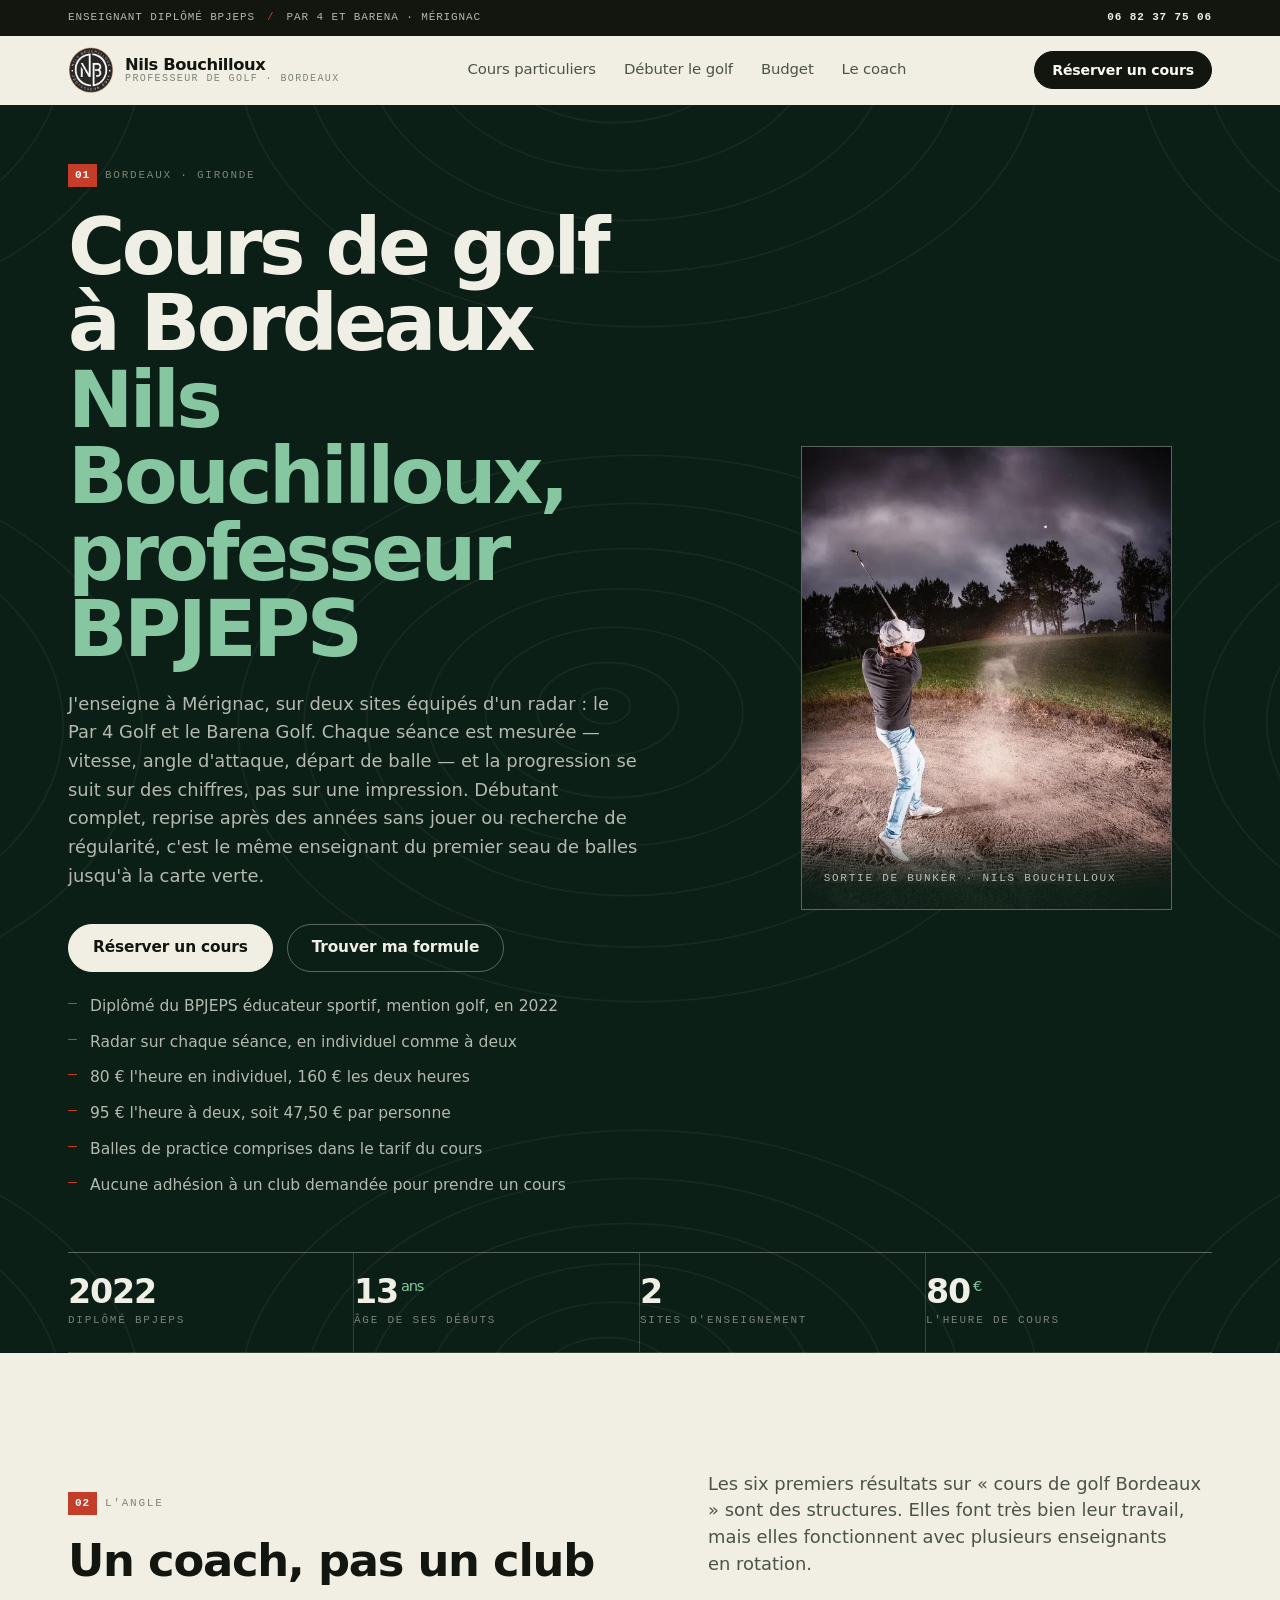
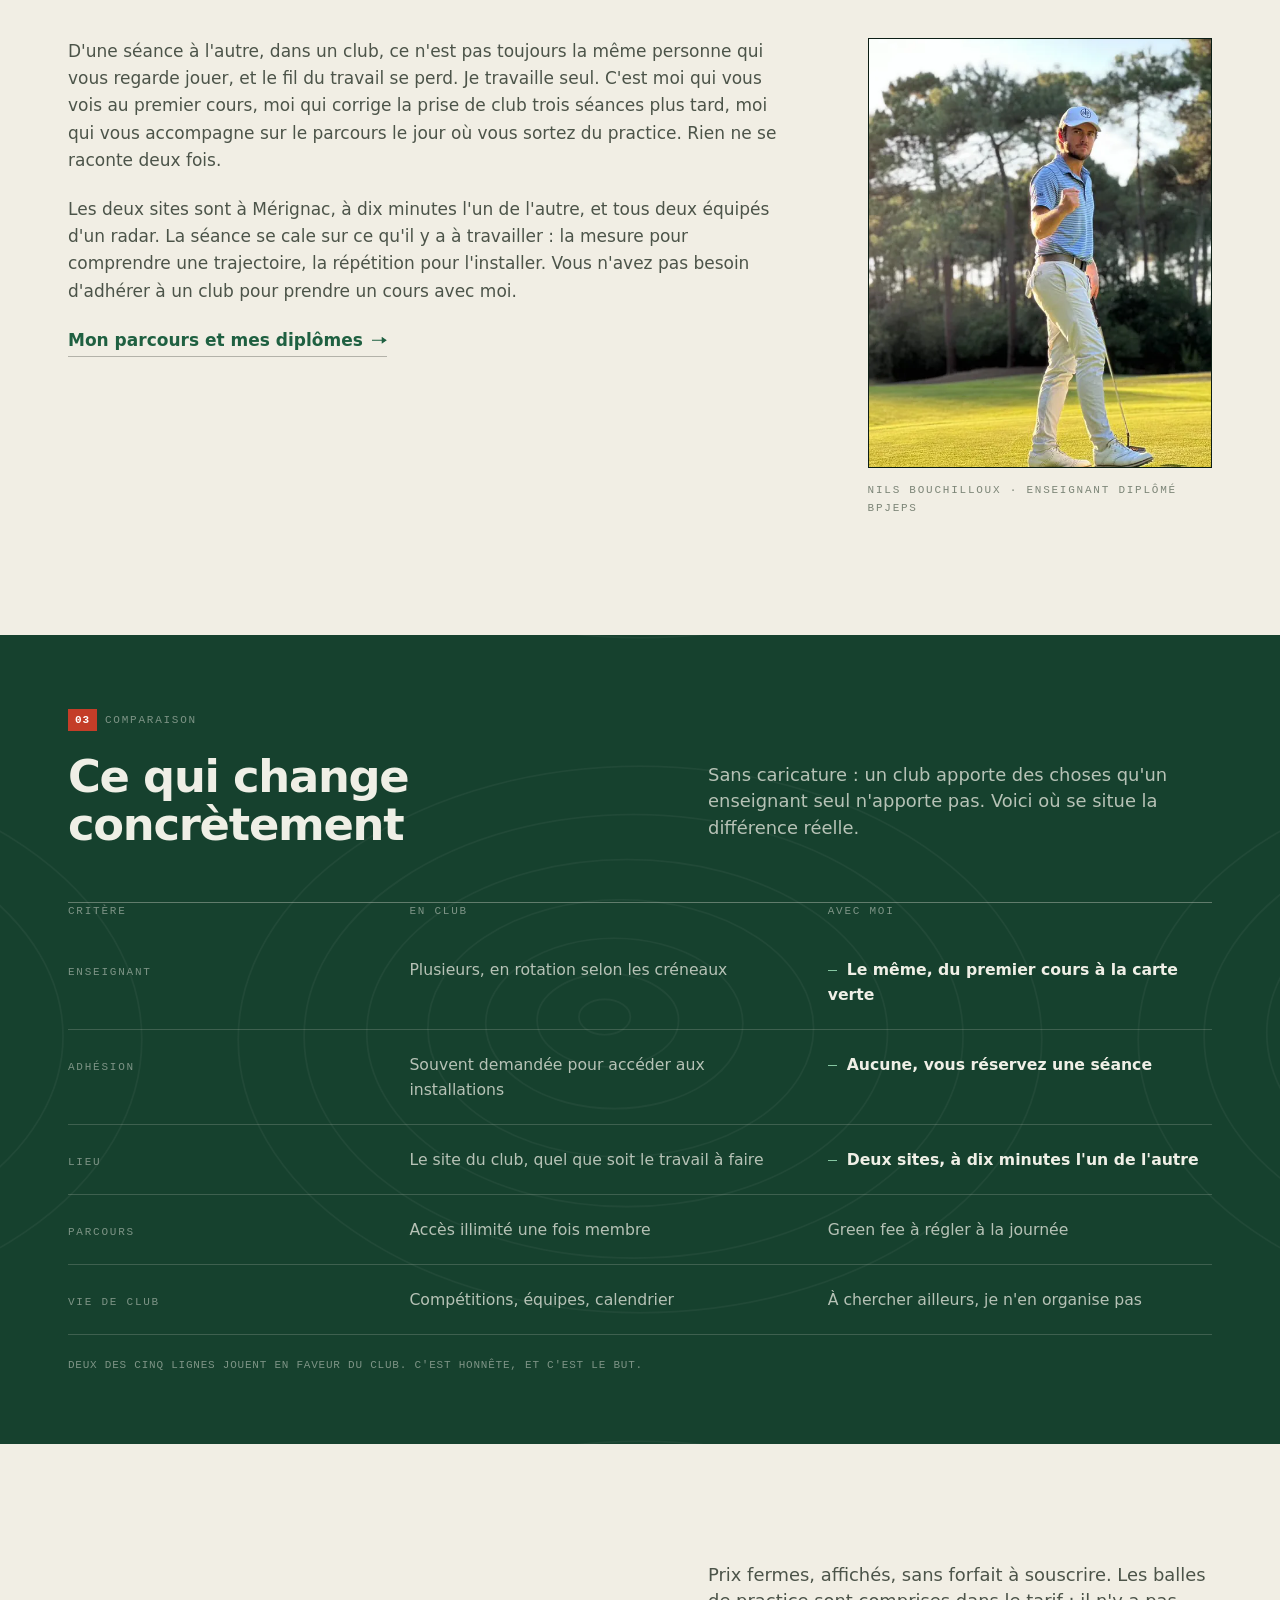
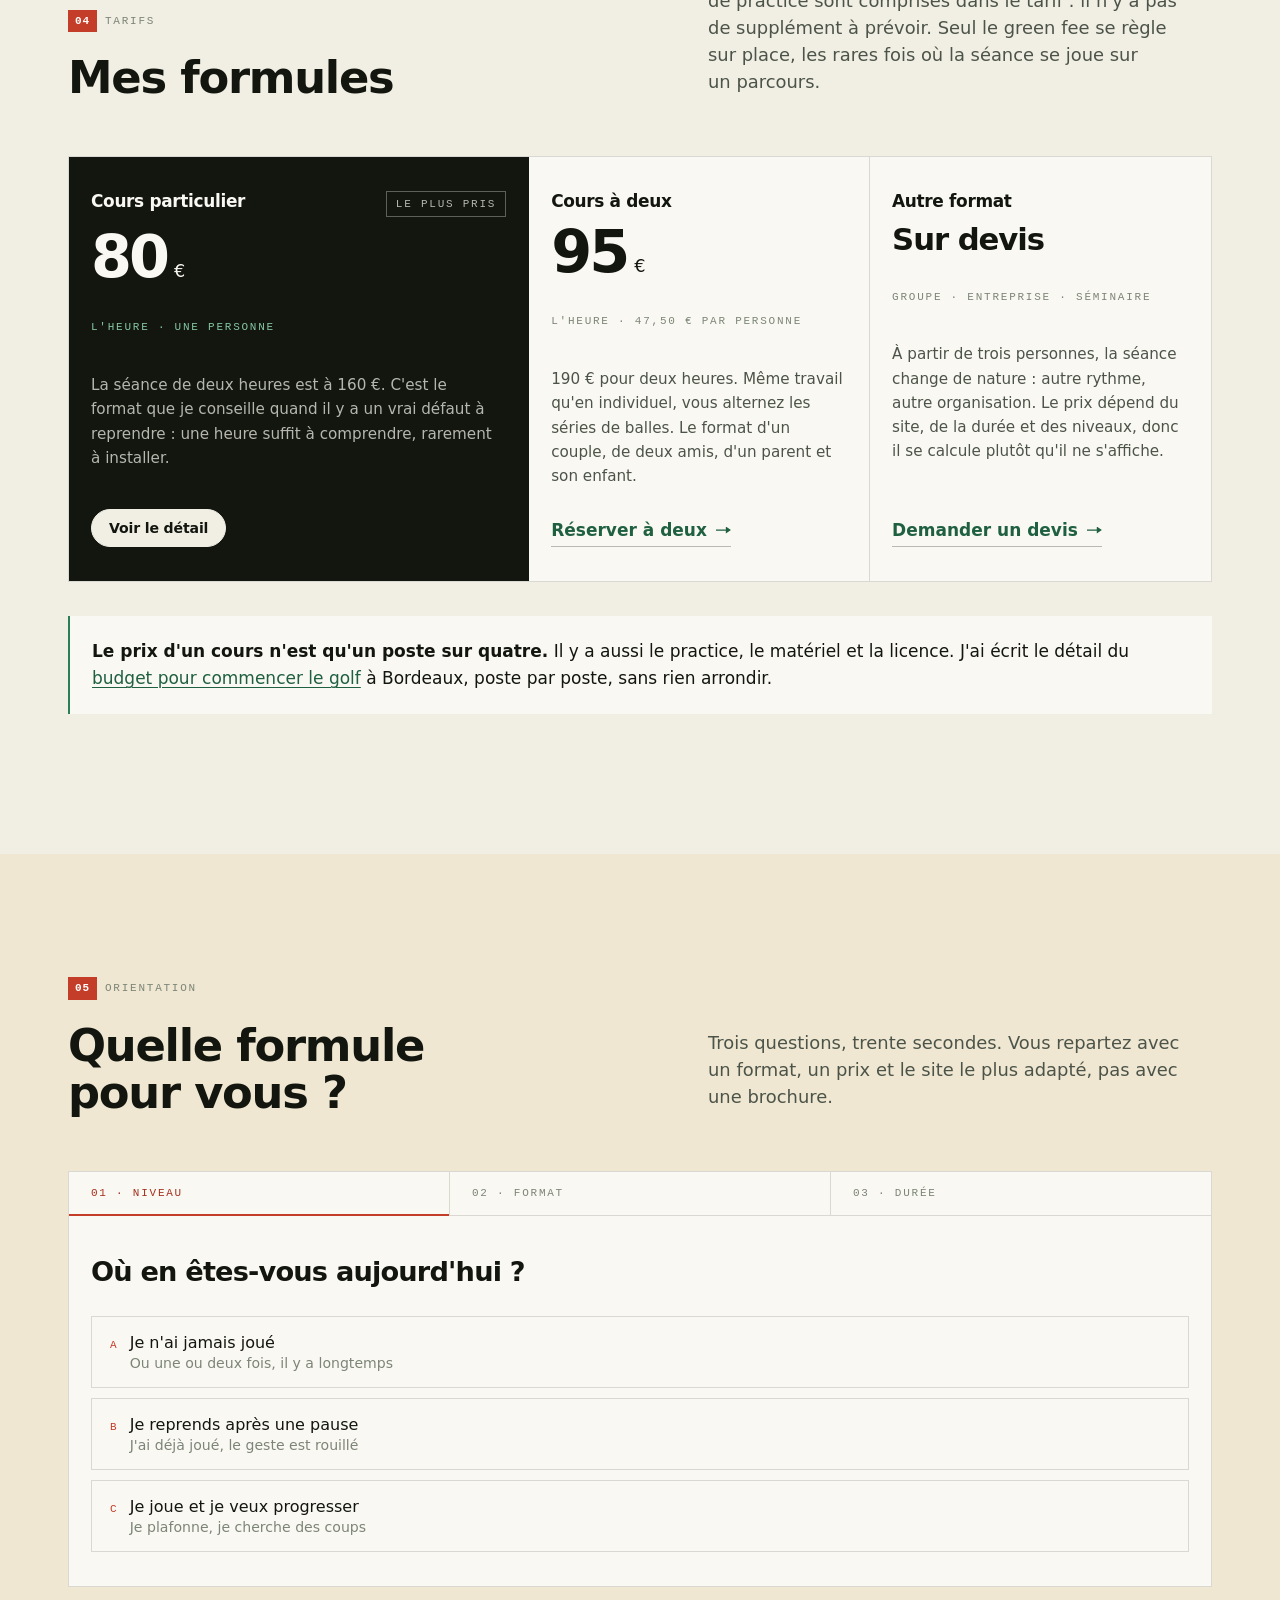
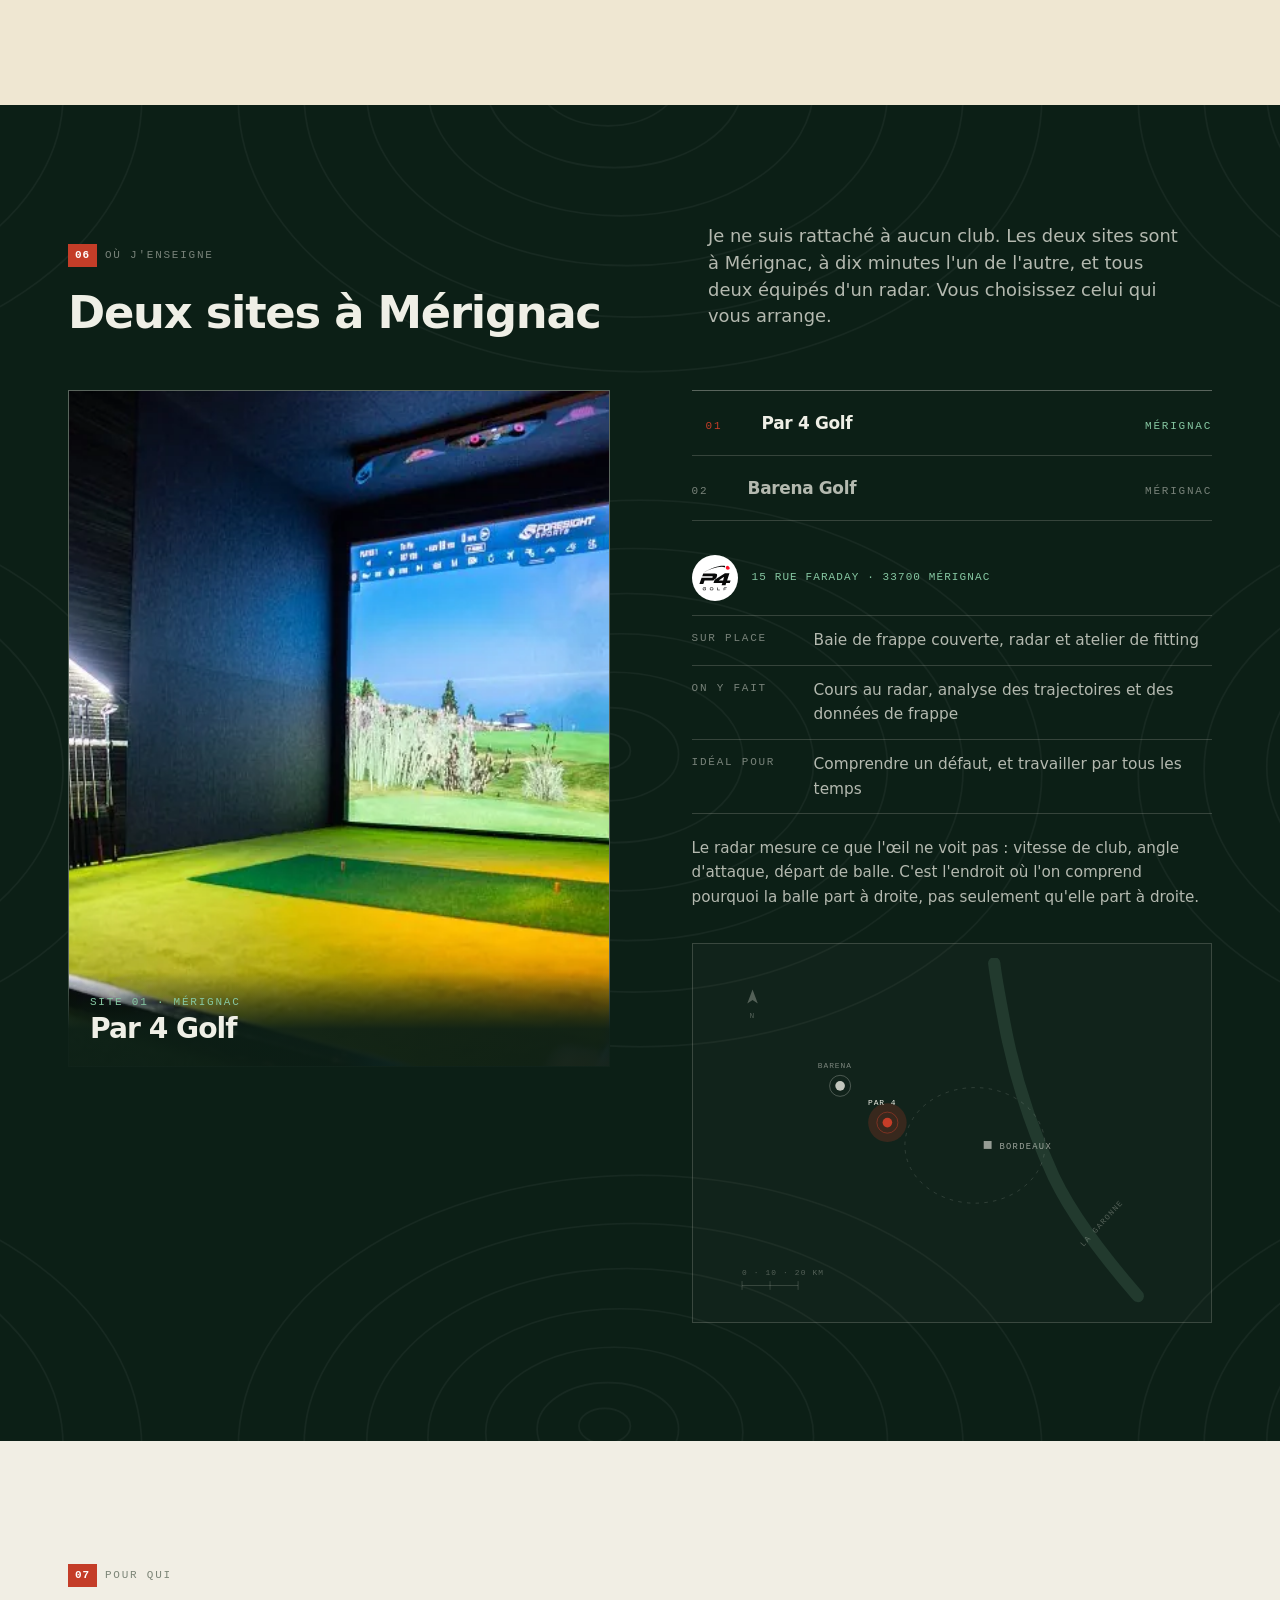
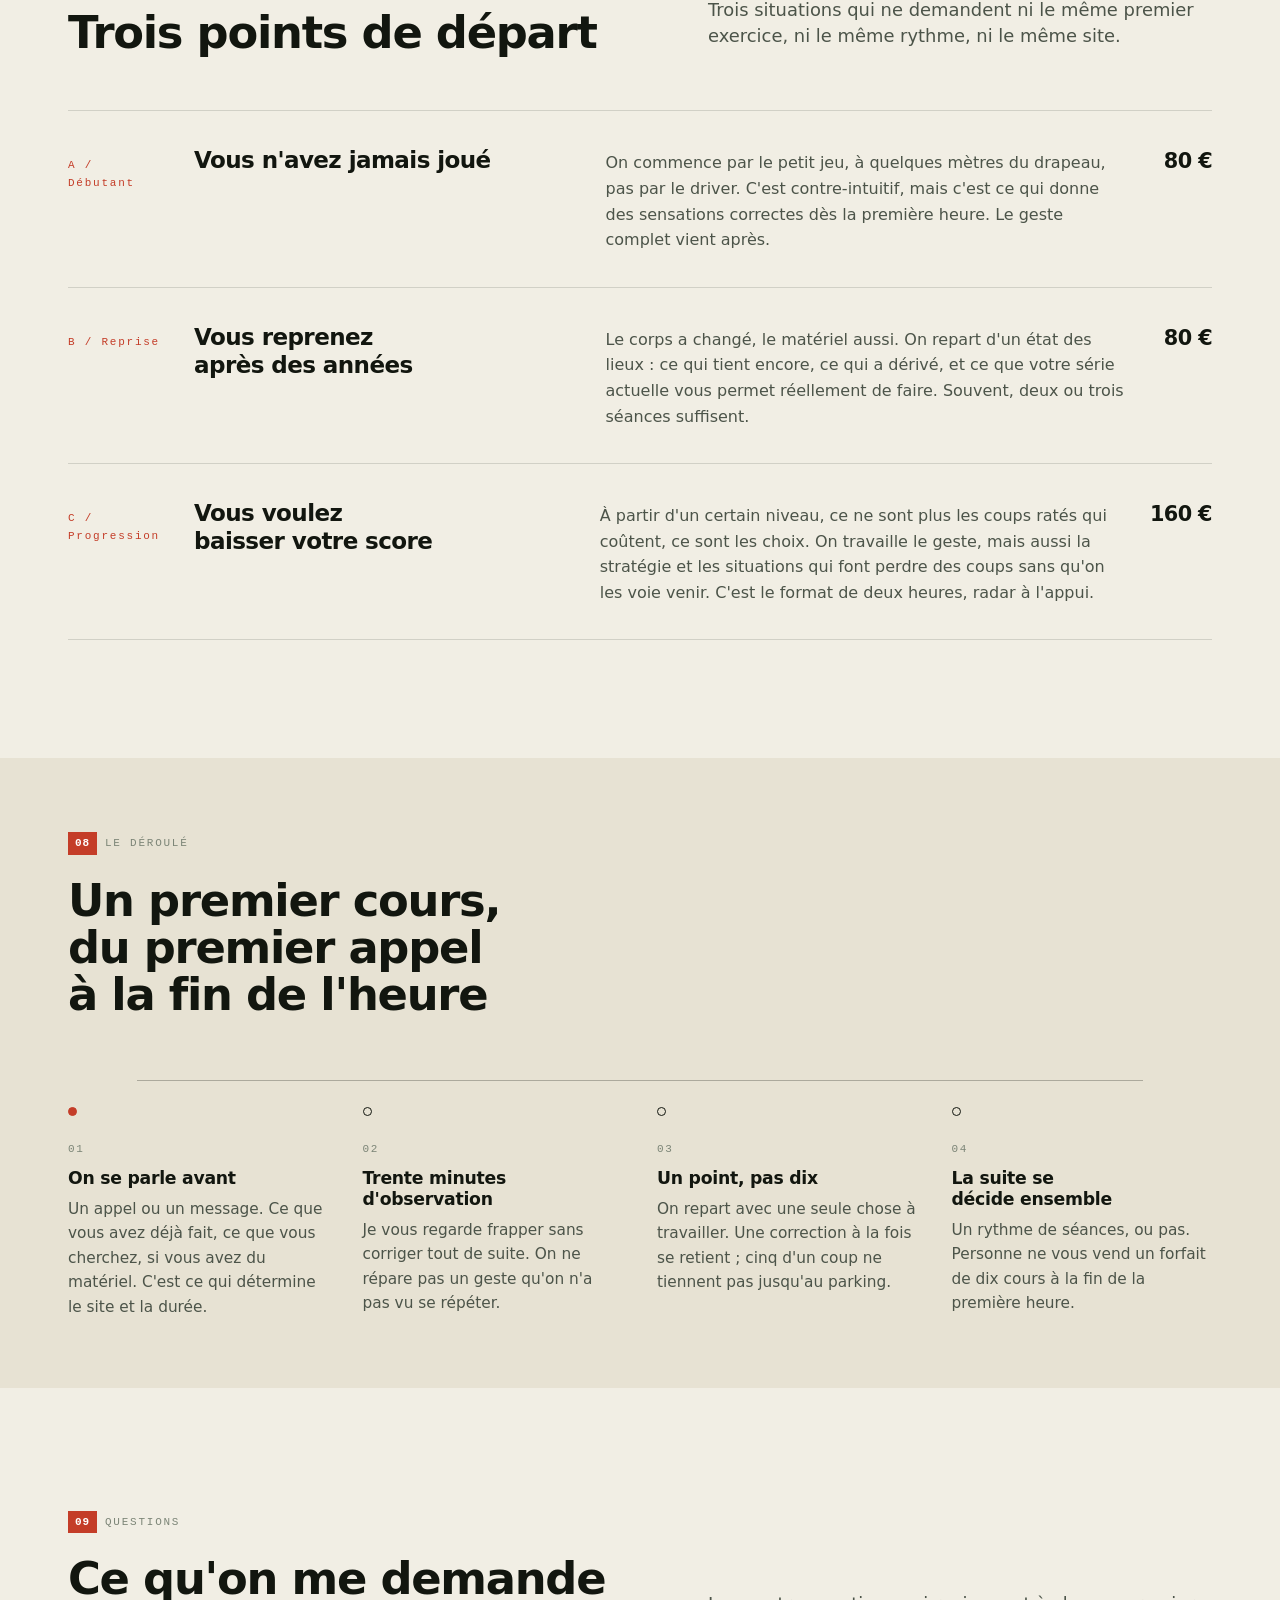
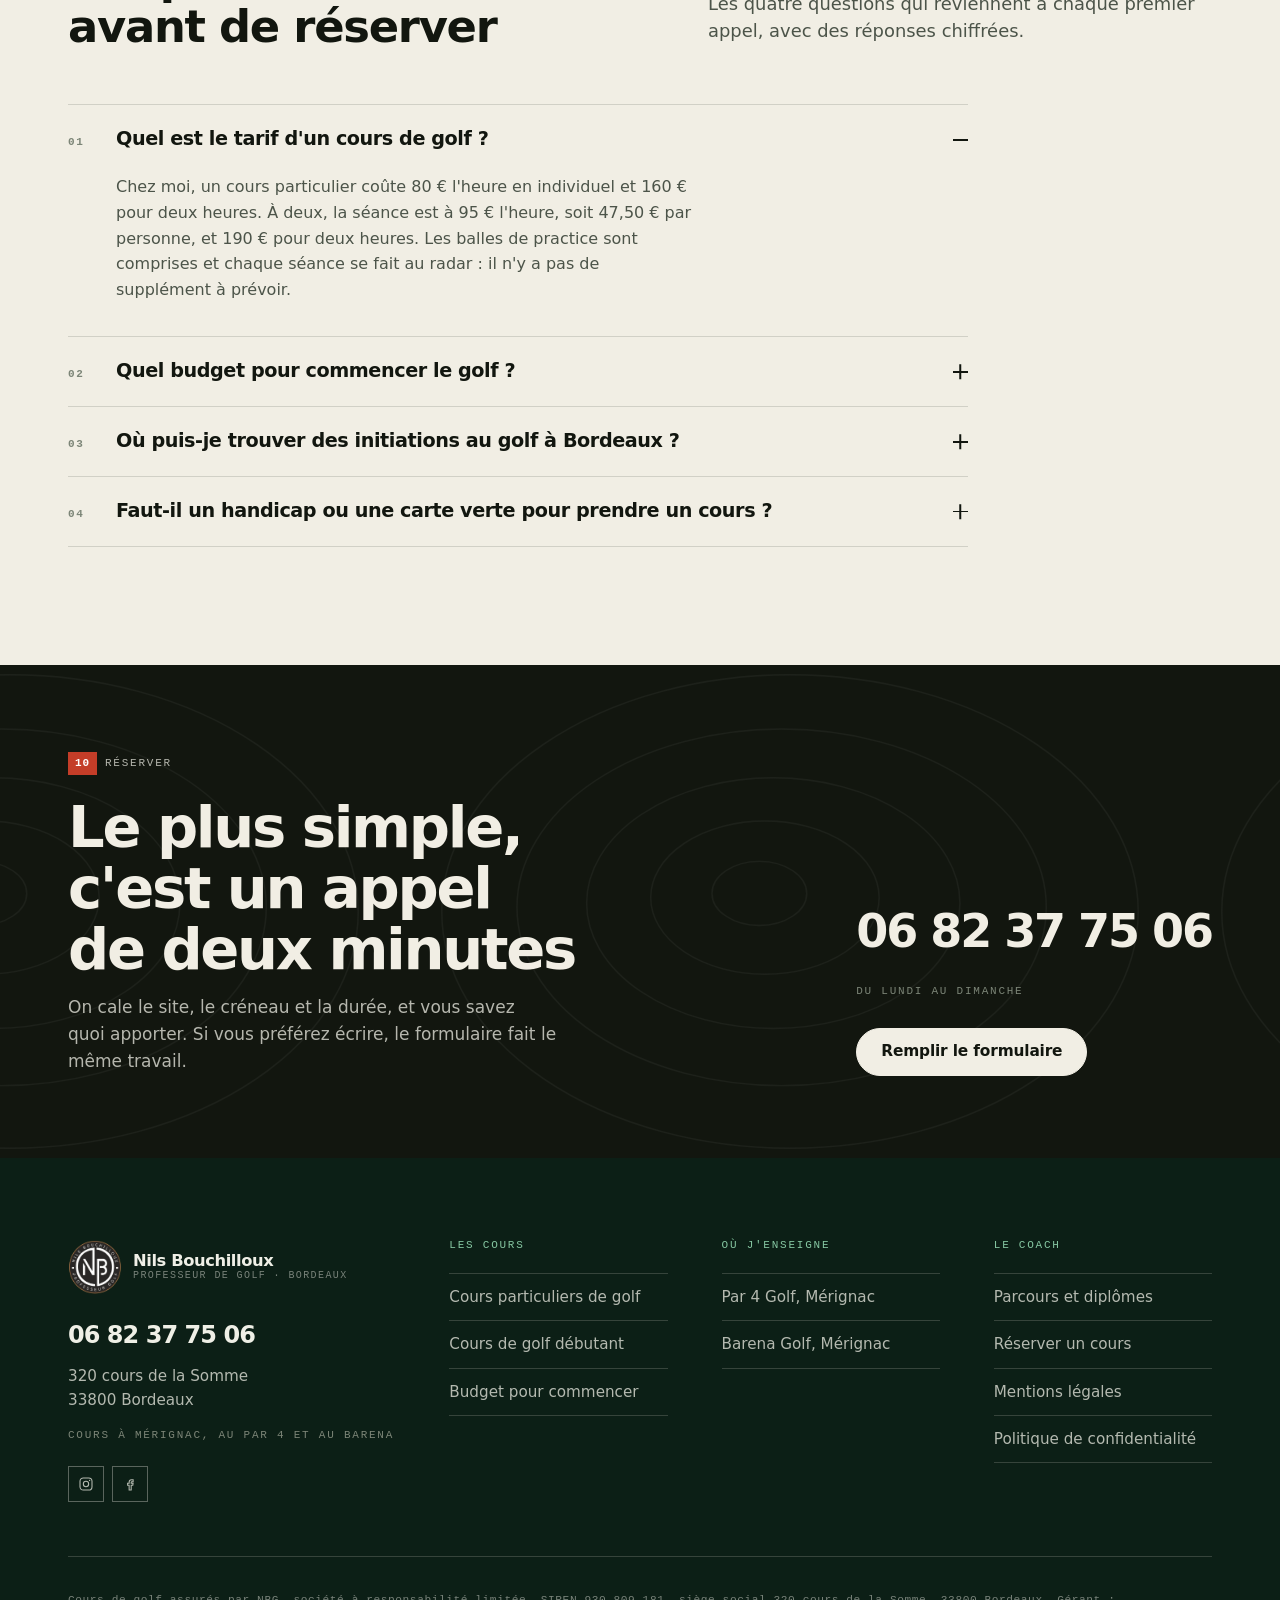
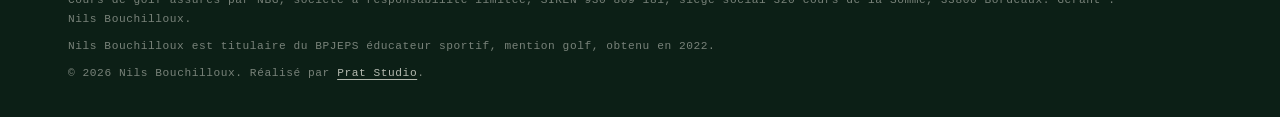
<file: index.html>
<!DOCTYPE html>
<html lang="fr">
<head>
<meta charset="utf-8">
<meta name="viewport" content="width=device-width, initial-scale=1">
<title>Cours de golf à Bordeaux : Nils Bouchilloux, professeur BPJEPS</title>
<meta name="description" content="Professeur de golf diplômé BPJEPS à Bordeaux. Cours particuliers 80 € l'heure, au radar, initiation et préparation carte verte. Par 4 et Barena, à Mérignac.">
<link rel="canonical" href="https://www.nilsbouchilloux.fr/">
<meta name="robots" content="index, follow, max-image-preview:large">

<meta property="og:type" content="website">
<meta property="og:locale" content="fr_FR">
<meta property="og:site_name" content="Nils Bouchilloux, cours de golf à Bordeaux">
<meta property="og:title" content="Cours de golf à Bordeaux : Nils Bouchilloux, professeur BPJEPS">
<meta property="og:description" content="Professeur de golf diplômé BPJEPS à Bordeaux. Cours particuliers 80 € l'heure, au radar, initiation et préparation carte verte. Par 4 et Barena, à Mérignac.">
<meta property="og:url" content="https://www.nilsbouchilloux.fr/">

<script>document.documentElement.classList.add("js");</script>
<link rel="stylesheet" href="/assets/css/style.css">
<link rel="icon" href="/favicon.ico" sizes="32x32">
<link rel="icon" type="image/png" href="/assets/img/favicon-32.png" sizes="32x32">
<link rel="apple-touch-icon" href="/assets/img/favicon-180.png">
<meta name="theme-color" content="#12362A">

<!--
  Socle de données structurées.

  L'adresse retenue est le siège de NBG tel qu'il est déclaré à l'INSEE :
  320 cours de la Somme, 33800 Bordeaux, SIREN 930 809 181. C'est la même
  que celle du site actuel. Elle doit être reprise au caractère près sur la
  fiche Google Business, sinon le signal NAP ne vaut rien. Voir A-COMPLETER.md.
-->
<script type="application/ld+json">
{
  "@context": "https://schema.org",
  "@type": "SportsActivityLocation",
  "@id": "https://www.nilsbouchilloux.fr/#business",
  "name": "Cours de Golf Bordeaux, Nils Bouchilloux",
  "description": "Enseignant de golf diplômé BPJEPS à Bordeaux. Cours particuliers au radar, initiation et préparation de la carte verte, au Par 4 Golf et au Barena Golf, à Mérignac.",
  "url": "https://www.nilsbouchilloux.fr/",
  "telephone": "+33682377506",
  "priceRange": "80€–190€",
  "currenciesAccepted": "EUR",
  "address": {
    "@type": "PostalAddress",
    "streetAddress": "320 cours de la Somme",
    "addressLocality": "Bordeaux",
    "postalCode": "33800",
    "addressRegion": "Nouvelle-Aquitaine",
    "addressCountry": "FR"
  },
  "geo": {
    "@type": "GeoCoordinates",
    "latitude": "44.817079",
    "longitude": "-0.572112"
  },
  "areaServed": [
    { "@type": "City", "name": "Bordeaux" },
    { "@type": "City", "name": "Mérignac" },
    { "@type": "City", "name": "Pessac" },
    { "@type": "AdministrativeArea", "name": "Gironde" }
  ],
  "openingHours": "Mo-Su 08:00-20:00",
  "sameAs": [
    "https://www.instagram.com/nils_golf_/",
    "https://www.facebook.com/nils.bouchilloux"
  ],
  "founder": { "@id": "https://www.nilsbouchilloux.fr/#nils" },
  "employee": { "@id": "https://www.nilsbouchilloux.fr/#nils" }
}
</script>

<script type="application/ld+json">
{
  "@context": "https://schema.org",
  "@type": "Person",
  "@id": "https://www.nilsbouchilloux.fr/#nils",
  "name": "Nils Bouchilloux",
  "jobTitle": "Enseignant de golf diplômé BPJEPS",
  "description": "Enseignant et entraîneur de golf professionnel installé à Bordeaux. Joueur depuis l'âge de 13 ans, diplômé du BPJEPS éducateur sportif mention golf en 2022.",
  "url": "https://www.nilsbouchilloux.fr/a-propos/",
  "telephone": "+33682377506",
  "knowsLanguage": "fr",
  "hasCredential": {
    "@type": "EducationalOccupationalCredential",
    "name": "BPJEPS éducateur sportif, mention golf",
    "credentialCategory": "BPJEPS",
    "educationalLevel": "Niveau 4",
    "dateCreated": "2022",
    "recognizedBy": {
      "@type": "GovernmentOrganization",
      "name": "Ministère chargé des Sports"
    }
  },
  "worksFor": { "@id": "https://www.nilsbouchilloux.fr/#business" },
  "sameAs": [
    "https://www.instagram.com/nils_golf_/",
    "https://www.facebook.com/nils.bouchilloux"
  ]
}
</script>

<script type="application/ld+json">
{
  "@context": "https://schema.org",
  "@type": "WebSite",
  "@id": "https://www.nilsbouchilloux.fr/#site",
  "url": "https://www.nilsbouchilloux.fr/",
  "name": "Nils Bouchilloux, cours de golf à Bordeaux",
  "inLanguage": "fr-FR",
  "publisher": { "@id": "https://www.nilsbouchilloux.fr/#business" }
}
</script>
</head>
<body>

<a class="saut-contenu" href="#contenu">Aller au contenu</a>

<div class="bandeau-haut">
  <div class="conteneur bandeau-haut__ligne">
    <div class="bandeau-haut__infos">
      <span>Enseignant diplômé BPJEPS</span>
      <span class="bandeau-haut__sep bandeau-haut__masquable" aria-hidden="true">/</span>
      <span class="bandeau-haut__masquable">Par 4 et Barena · Mérignac</span>
    </div>
    <a class="bandeau-haut__tel" href="tel:+33682377506">06 82 37 75 06</a>
  </div>
</div>

<header class="entete" data-entete>
  <div class="conteneur entete__ligne">
    <a class="logo" href="/" aria-label="Nils Bouchilloux, cours de golf à Bordeaux, accueil">
      <img class="logo__marque" src="/assets/img/logo-nils-bouchilloux.webp"
        alt="" width="256" height="262" loading="eager" decoding="async">
      <span class="logo__texte">
        <span class="logo__nom">Nils Bouchilloux</span>
        <span class="logo__metier">Professeur de golf · Bordeaux</span>
      </span>
    </a>

    <nav class="nav" aria-label="Navigation principale">
      <ul class="nav__liste">
        <li><a class="nav__lien" href="/cours-particuliers-golf-bordeaux/">Cours particuliers</a></li>
        <li><a class="nav__lien" href="/cours-de-golf-debutant-bordeaux/">Débuter le golf</a></li>
        <li><a class="nav__lien" href="/budget-debuter-golf-bordeaux/">Budget</a></li>
        <li><a class="nav__lien" href="/a-propos/">Le coach</a></li>
      </ul>
    </nav>

    <div class="entete__actions">
      <a class="bouton bouton--plein bouton--petit entete__reserver" href="/reserver/">Réserver un cours</a>
      <button class="burger" type="button" data-burger aria-controls="menu-mobile" aria-expanded="false">
        <span class="visuellement-cache">Ouvrir le menu</span>
        <span aria-hidden="true"></span><span aria-hidden="true"></span><span aria-hidden="true"></span>
      </button>
    </div>
  </div>
</header>

<nav class="menu-mobile" id="menu-mobile" data-menu-mobile aria-label="Navigation mobile">
  <div class="conteneur">
    <ul class="menu-mobile__liste">
      <li><a class="menu-mobile__lien" href="/cours-particuliers-golf-bordeaux/"><span><span class="menu-mobile__num">01</span>Cours particuliers</span></a></li>
      <li><a class="menu-mobile__lien" href="/cours-de-golf-debutant-bordeaux/"><span><span class="menu-mobile__num">02</span>Débuter le golf</span></a></li>
      <li><a class="menu-mobile__lien" href="/budget-debuter-golf-bordeaux/"><span><span class="menu-mobile__num">03</span>Budget pour débuter</span></a></li>
      <li><a class="menu-mobile__lien" href="/a-propos/"><span><span class="menu-mobile__num">04</span>Le coach</span></a></li>
      <li><a class="menu-mobile__lien" href="/reserver/"><span><span class="menu-mobile__num">05</span>Réserver</span></a></li>
    </ul>
    <div class="menu-mobile__actions">
      <a class="bouton bouton--plein bouton--large" href="/reserver/">Réserver un cours</a>
      <a class="bouton bouton--contour bouton--large" href="tel:+33682377506">06 82 37 75 06</a>
    </div>
    <div class="menu-mobile__pied">
      <p class="tech">Par 4 et Barena · Mérignac</p>
    </div>
  </div>
</nav>

<main id="contenu">

  <!-- ====================================================================
       01. Hero. Fond du parcours, titre à 6 rem, plan de green dessiné en
       regard, et sous le tout une bande de carte de score. Le premier
       « moment fort » du site.
       ==================================================================== -->
  <section class="heros" aria-label="Présentation">
    <div class="conteneur heros__grille">
      <div class="heros__texte" data-reveler>
        <p class="repere"><span class="repere__num">01</span> Bordeaux · Gironde</p>
        <h1>
          Cours de golf à Bordeaux
          <span class="heros__lieu">Nils Bouchilloux, professeur BPJEPS</span>
        </h1>
        <p class="heros__chapeau">
          J'enseigne à Mérignac, sur deux sites équipés d'un radar : le Par 4 Golf
          et le Barena Golf. Chaque séance est mesurée — vitesse, angle d'attaque,
          départ de balle — et la progression se suit sur des chiffres, pas sur une
          impression. Débutant complet, reprise après des années sans jouer ou
          recherche de régularité, c'est le même enseignant du premier seau de
          balles jusqu'à la carte verte.
        </p>
        <div class="groupe-boutons">
          <a class="bouton bouton--clair" href="/reserver/">Réserver un cours</a>
          <a class="bouton bouton--contour-clair" href="#format">Trouver ma formule</a>
        </div>
        <ul class="preuves">
          <li>Diplômé du BPJEPS éducateur sportif, mention golf, en 2022</li>
          <li>Radar sur chaque séance, en individuel comme à deux</li>
          <li>80 € l'heure en individuel, 160 € les deux heures</li>
          <li>95 € l'heure à deux, soit 47,50 € par personne</li>
          <li>Balles de practice comprises dans le tarif du cours</li>
          <li>Aucune adhésion à un club demandée pour prendre un cours</li>
        </ul>
      </div>

      <div class="heros__media" data-reveler style="--retard:120ms">
        <figure class="trace trace--photo">
          <img src="/assets/img/nils-bouchilloux-sortie-de-bunker.webp"
            alt="Nils Bouchilloux frappe une balle depuis un bunker, le sable projeté en gerbe, sous un ciel d'orage"
            width="1180" height="1474" loading="eager" fetchpriority="high" decoding="async">
          <figcaption class="trace__legende">Sortie de bunker · Nils Bouchilloux</figcaption>
        </figure>
      </div>
    </div>

    <div class="conteneur">
      <div class="carte-score" data-reveler>
        <div class="carte-score__case">
          <span class="carte-score__valeur">2022</span>
          <span class="tech">Diplômé BPJEPS</span>
        </div>
        <div class="carte-score__case">
          <span class="carte-score__valeur">13<sup>ans</sup></span>
          <span class="tech">Âge de ses débuts</span>
        </div>
        <div class="carte-score__case">
          <span class="carte-score__valeur">2</span>
          <span class="tech">Sites d'enseignement</span>
        </div>
        <div class="carte-score__case">
          <span class="carte-score__valeur">80<sup>€</sup></span>
          <span class="tech">L'heure de cours</span>
        </div>
      </div>
    </div>
  </section>

  <!-- ====================================================================
       02. L'angle. Éditorial asymétrique : un titre large à gauche, le
       texte en colonne à droite. Aucune carte.
       ==================================================================== -->
  <section class="section section--papier">
    <div class="conteneur">
      <div class="entete-section entete-section--ligne" data-reveler>
        <div>
          <p class="repere"><span class="repere__num">02</span> L'angle</p>
          <h2>Un coach, pas un club</h2>
        </div>
        <p class="intro-section">
          Les six premiers résultats sur « cours de golf Bordeaux » sont des
          structures. Elles font très bien leur travail, mais elles fonctionnent
          avec plusieurs enseignants en rotation.
        </p>
      </div>

      <div class="duo-editorial">
      <div class="prose" data-reveler>
        <p>
          D'une séance à l'autre, dans un club, ce n'est pas toujours la même
          personne qui vous regarde jouer, et le fil du travail se perd. Je
          travaille seul. C'est moi qui vous vois au premier cours, moi qui
          corrige la prise de club trois séances plus tard, moi qui vous
          accompagne sur le parcours le jour où vous sortez du practice. Rien ne
          se raconte deux fois.
        </p>
        <p>
          Les deux sites sont à Mérignac, à dix minutes l'un de l'autre, et tous
          deux équipés d'un radar. La séance se cale sur ce qu'il y a à
          travailler : la mesure pour comprendre une trajectoire, la répétition
          pour l'installer. Vous n'avez pas besoin d'adhérer à un club pour
          prendre un cours avec moi.
        </p>
        <p><a class="lien-fleche" href="/a-propos/">Mon parcours et mes diplômes</a></p>
      </div>

      <figure class="portrait" data-reveler>
        <div class="trace trace--papier trace--photo">
          <img src="/assets/img/nils-bouchilloux-portrait-green.webp"
            alt="Nils Bouchilloux sur un green, casquette au monogramme NB, putter à la main, poing serré après un putt rentré"
            width="900" height="1200" loading="lazy" decoding="async">
        </div>
        <figcaption class="tech">Nils Bouchilloux · enseignant diplômé BPJEPS</figcaption>
      </figure>
      </div>
    </div>
  </section>

  <!-- ====================================================================
       03. Le registre comparatif. Bande sombre compacte qui répond à
       l'objection réelle : pourquoi un indépendant plutôt qu'un club.
       ==================================================================== -->
  <section class="section section--vert section--serree">
    <div class="conteneur">
      <div class="entete-section entete-section--ligne" data-reveler>
        <div>
          <p class="repere repere--clair"><span class="repere__num">03</span> Comparaison</p>
          <h2>Ce qui change concrètement</h2>
        </div>
        <p class="intro-section">
          Sans caricature : un club apporte des choses qu'un enseignant seul
          n'apporte pas. Voici où se situe la différence réelle.
        </p>
      </div>

      <div class="registre" data-reveler>
        <div class="registre__entete">
          <span class="registre__critere">Critère</span>
          <span class="registre__critere">En club</span>
          <span class="registre__critere">Avec moi</span>
        </div>
        <div class="registre__ligne">
          <span class="registre__critere">Enseignant</span>
          <span class="registre__valeur">Plusieurs, en rotation selon les créneaux</span>
          <span class="registre__valeur registre__valeur--fort">Le même, du premier cours à la carte verte</span>
        </div>
        <div class="registre__ligne">
          <span class="registre__critere">Adhésion</span>
          <span class="registre__valeur">Souvent demandée pour accéder aux installations</span>
          <span class="registre__valeur registre__valeur--fort">Aucune, vous réservez une séance</span>
        </div>
        <div class="registre__ligne">
          <span class="registre__critere">Lieu</span>
          <span class="registre__valeur">Le site du club, quel que soit le travail à faire</span>
          <span class="registre__valeur registre__valeur--fort">Deux sites, à dix minutes l'un de l'autre</span>
        </div>
        <div class="registre__ligne">
          <span class="registre__critere">Parcours</span>
          <span class="registre__valeur">Accès illimité une fois membre</span>
          <span class="registre__valeur">Green fee à régler à la journée</span>
        </div>
        <div class="registre__ligne">
          <span class="registre__critere">Vie de club</span>
          <span class="registre__valeur">Compétitions, équipes, calendrier</span>
          <span class="registre__valeur">À chercher ailleurs, je n'en organise pas</span>
        </div>
      </div>
      <p class="note">Deux des cinq lignes jouent en faveur du club. C'est honnête, et c'est le but.</p>
    </div>
  </section>

  <!-- ====================================================================
       04. Tarifs, en carte de score. Trois colonnes séparées par des
       filets, la formule phare en aplat encre.
       ==================================================================== -->
  <section class="section section--papier" id="tarifs">
    <div class="conteneur">
      <div class="entete-section entete-section--ligne" data-reveler>
        <div>
          <p class="repere"><span class="repere__num">04</span> Tarifs</p>
          <h2>Mes formules</h2>
        </div>
        <p class="intro-section">
          Prix fermes, affichés, sans forfait à souscrire. Les balles de practice
          sont comprises dans le tarif : il n'y a pas de supplément à prévoir.
          Seul le green fee se règle sur place, les rares fois où la séance se
          joue sur un parcours.
        </p>
      </div>

      <div class="grille-tarifs" data-reveler>
        <article class="tarif tarif--phare">
          <div class="tarif__entete">
            <h3 class="tarif__nom">Cours particulier</h3>
            <span class="marqueur marqueur--clair">Le plus pris</span>
          </div>
          <p class="tarif__prix">80 <small>€</small></p>
          <p class="tarif__unite">L'heure · une personne</p>
          <p class="tarif__detail">
            La séance de deux heures est à 160 €. C'est le format que je conseille
            quand il y a un vrai défaut à reprendre : une heure suffit à comprendre,
            rarement à installer.
          </p>
          <div class="tarif__pied">
            <a class="bouton bouton--clair bouton--petit" href="/cours-particuliers-golf-bordeaux/">Voir le détail</a>
          </div>
        </article>

        <article class="tarif">
          <div class="tarif__entete">
            <h3 class="tarif__nom">Cours à deux</h3>
          </div>
          <p class="tarif__prix">95 <small>€</small></p>
          <p class="tarif__unite">L'heure · 47,50 € par personne</p>
          <p class="tarif__detail">
            190 € pour deux heures. Même travail qu'en individuel, vous alternez
            les séries de balles. Le format d'un couple, de deux amis, d'un parent
            et son enfant.
          </p>
          <div class="tarif__pied">
            <a class="lien-fleche" href="/reserver/">Réserver à deux</a>
          </div>
        </article>

        <article class="tarif">
          <div class="tarif__entete">
            <h3 class="tarif__nom">Autre format</h3>
          </div>
          <p class="tarif__prix tarif__prix--texte">Sur devis</p>
          <p class="tarif__unite">Groupe · entreprise · séminaire</p>
          <p class="tarif__detail">
            À partir de trois personnes, la séance change de nature : autre rythme,
            autre organisation. Le prix dépend du site, de la durée et des niveaux,
            donc il se calcule plutôt qu'il ne s'affiche.
          </p>
          <div class="tarif__pied">
            <a class="lien-fleche" href="/reserver/">Demander un devis</a>
          </div>
        </article>
      </div>

      <div class="encadre encadre--vert" style="margin-top:var(--e5)">
        <p>
          <strong>Le prix d'un cours n'est qu'un poste sur quatre.</strong>
          Il y a aussi le practice, le matériel et la licence. J'ai écrit le
          détail du <a href="/budget-debuter-golf-bordeaux/">budget pour commencer le golf</a>
          à Bordeaux, poste par poste, sans rien arrondir.
        </p>
      </div>
    </div>
  </section>

  <!-- ====================================================================
       05. Diagnostic. Trois questions, une formule chiffrée, un lien de
       réservation prérempli. Le visiteur a quatre formules devant lui :
       c'est exactement là qu'il hésite et qu'il repart.
       ==================================================================== -->
  <section class="section section--sable" id="format">
    <div class="conteneur">
      <div class="entete-section entete-section--ligne" data-reveler>
        <div>
          <p class="repere"><span class="repere__num">05</span> Orientation</p>
          <h2>Quelle formule pour vous ?</h2>
        </div>
        <p class="intro-section">
          Trois questions, trente secondes. Vous repartez avec un format, un
          prix et le site le plus adapté, pas avec une brochure.
        </p>
      </div>

      <div class="diagnostic" data-diagnostic data-reveler>
        <div class="diagnostic__barre" aria-hidden="true">
          <span class="diagnostic__etape-num est-active" data-etape-num="1">01 · Niveau</span>
          <span class="diagnostic__etape-num" data-etape-num="2">02 · Format</span>
          <span class="diagnostic__etape-num" data-etape-num="3">03 · Durée</span>
        </div>

        <div class="diagnostic__corps">
          <div class="diagnostic__etape" data-etape="1">
            <p class="diagnostic__question" id="diag-q1">Où en êtes-vous aujourd'hui ?</p>
            <div class="diagnostic__choix" role="group" aria-labelledby="diag-q1">
              <button class="choix" type="button" data-choix="niveau" data-valeur="debutant">
                <span class="choix__lettre">A</span>
                <span>Je n'ai jamais joué<span class="choix__detail">Ou une ou deux fois, il y a longtemps</span></span>
              </button>
              <button class="choix" type="button" data-choix="niveau" data-valeur="reprise">
                <span class="choix__lettre">B</span>
                <span>Je reprends après une pause<span class="choix__detail">J'ai déjà joué, le geste est rouillé</span></span>
              </button>
              <button class="choix" type="button" data-choix="niveau" data-valeur="joueur">
                <span class="choix__lettre">C</span>
                <span>Je joue et je veux progresser<span class="choix__detail">Je plafonne, je cherche des coups</span></span>
              </button>
            </div>
          </div>

          <div class="diagnostic__etape" data-etape="2" hidden>
            <p class="diagnostic__question" id="diag-q2">Vous venez seul, ou accompagné ?</p>
            <div class="diagnostic__choix diagnostic__choix--2" role="group" aria-labelledby="diag-q2">
              <button class="choix" type="button" data-choix="format" data-valeur="solo">
                <span class="choix__lettre">A</span>
                <span>Seul<span class="choix__detail">Toute l'heure pour vous</span></span>
              </button>
              <button class="choix" type="button" data-choix="format" data-valeur="duo">
                <span class="choix__lettre">B</span>
                <span>À deux<span class="choix__detail">Couple, ami, parent et enfant</span></span>
              </button>
            </div>
          </div>

          <div class="diagnostic__etape" data-etape="3" hidden>
            <p class="diagnostic__question" id="diag-q3">Combien de temps voulez-vous y consacrer ?</p>
            <div class="diagnostic__choix diagnostic__choix--2" role="group" aria-labelledby="diag-q3">
              <button class="choix" type="button" data-choix="duree" data-valeur="heure">
                <span class="choix__lettre">A</span>
                <span>Une heure<span class="choix__detail">De quoi poser des bases ou traiter un point précis</span></span>
              </button>
              <button class="choix" type="button" data-choix="duree" data-valeur="deuxheures">
                <span class="choix__lettre">B</span>
                <span>Deux heures<span class="choix__detail">Le practice puis le parcours, dans la même séance</span></span>
              </button>
            </div>
          </div>

          <div class="diagnostic__resultat" data-resultat role="status" tabindex="-1">
            <p class="tech" style="margin-bottom:var(--e3)">Formule conseillée</p>
            <div class="resultat__ligne">
              <span class="resultat__formule" data-resultat-formule></span>
              <span class="resultat__prix" data-resultat-prix></span>
            </div>
            <p class="resultat__pourquoi" data-resultat-pourquoi></p>
            <div class="diagnostic__actions">
              <a class="bouton bouton--plein" data-resultat-lien href="/reserver/">Réserver cette formule</a>
              <button class="diagnostic__recommencer" type="button" data-recommencer>Recommencer</button>
            </div>
          </div>
        </div>
      </div>
    </div>
  </section>

  <!-- ====================================================================
       06. Les deux sites. Chaque lieu a son visuel, une photo quand
       elle existe, un schéma dessiné sinon, sa fiche de données et sa
       position sur le plan. On clique une ligne, tout change ensemble.
       ==================================================================== -->
  <section class="section section--nuit" id="lieux">
    <div class="conteneur">
      <div class="entete-section entete-section--ligne" data-reveler>
        <div>
          <p class="repere repere--clair"><span class="repere__num">06</span> Où j'enseigne</p>
          <h2>Deux sites à Mérignac</h2>
        </div>
        <p class="intro-section">
          Je ne suis rattaché à aucun club. Les deux sites sont à Mérignac, à dix
          minutes l'un de l'autre, et tous deux équipés d'un radar. Vous choisissez
          celui qui vous arrange.
        </p>
      </div>

      <div class="lieux" data-selecteur data-reveler>

        <div class="lieux__visuel">

          <figure class="vue est-active" data-vue="par4">
            <div class="vue__cadre vue__cadre--photo">
              <img src="/assets/img/par4-merignac-cours-au-radar.webp"
                alt="Baie de practice couverte du Par 4 à Mérignac, tapis de frappe face à un écran de simulation et râtelier de clubs"
                width="900" height="900" loading="lazy" decoding="async">
            </div>
            <figcaption class="vue__plaque">
              <span class="tech">Site 01 · Mérignac</span>
              <span class="vue__nom">Par 4 Golf</span>
            </figcaption>
          </figure>

          <figure class="vue" data-vue="barena" hidden>
            <div class="vue__cadre vue__cadre--photo">
              <img src="/assets/img/barena-merignac-practice-connecte.webp"
                alt="Le practice connecté du Barena à Mérignac à la tombée du jour : deux étages de postes de frappe éclairés, chacun équipé d'un écran de mesure"
                width="900" height="900" loading="lazy" decoding="async">
            </div>
            <figcaption class="vue__plaque">
              <span class="tech">Site 02 · Mérignac</span>
              <span class="vue__nom">Barena Golf</span>
            </figcaption>
          </figure>

        </div>

        <div class="lieux__contenu">
          <div class="lieux__liste" role="tablist" aria-label="Choisir un site d'enseignement">
            <button class="lieu-ligne est-actif" type="button" role="tab" aria-selected="true" data-onglet="par4" aria-controls="fiche-par4" id="onglet-par4">
              <span class="lieu-ligne__num">01</span>
              <span class="lieu-ligne__nom">Par 4 Golf</span>
              <span class="lieu-ligne__lieu">Mérignac</span>
            </button>
            <button class="lieu-ligne" type="button" role="tab" aria-selected="false" data-onglet="barena" aria-controls="fiche-barena" id="onglet-barena">
              <span class="lieu-ligne__num">02</span>
              <span class="lieu-ligne__nom">Barena Golf</span>
              <span class="lieu-ligne__lieu">Mérignac</span>
            </button>
          </div>


          <div class="fiche-lieu est-active" id="fiche-par4" role="tabpanel" aria-labelledby="onglet-par4" data-fiche="par4">
            <div class="fiche-lieu__entete">
              <img class="fiche-lieu__logo fiche-lieu__logo--disque" src="/assets/img/logo-par4-golf.svg"
                alt="Logo du Par 4 Golf" width="900" height="900" loading="lazy" decoding="async">
              <address class="fiche-lieu__adresse">15 rue Faraday · 33700 Mérignac</address>
            </div>
            <ul class="fiche-lieu__liste">
              <li><span class="tech">Sur place</span><span>Baie de frappe couverte, radar et atelier de fitting</span></li>
              <li><span class="tech">On y fait</span><span>Cours au radar, analyse des trajectoires et des données de frappe</span></li>
              <li><span class="tech">Idéal pour</span><span>Comprendre un défaut, et travailler par tous les temps</span></li>
            </ul>
            <p class="fiche-lieu__note">
              Le radar mesure ce que l'œil ne voit pas : vitesse de club, angle
              d'attaque, départ de balle. C'est l'endroit où l'on comprend pourquoi
              la balle part à droite, pas seulement qu'elle part à droite.
            </p>
          </div>

          <div class="fiche-lieu" id="fiche-barena" role="tabpanel" aria-labelledby="onglet-barena" data-fiche="barena" hidden>
            <div class="fiche-lieu__entete">
              <img class="fiche-lieu__logo" src="/assets/img/logo-barena-golf.svg"
                alt="Logo du Barena Golf" width="200" height="200" loading="lazy" decoding="async">
              <address class="fiche-lieu__adresse">107 avenue Marcel Dassault · 33700 Mérignac</address>
            </div>
            <ul class="fiche-lieu__liste">
              <li><span class="tech">Sur place</span><span>Practice connecté, balles à puce et cibles chiffrées</span></li>
              <li><span class="tech">On y fait</span><span>Séances de frappe avec relevé de distance et de précision</span></li>
              <li><span class="tech">Idéal pour</span><span>Débuter sans intimidation, et venir à plusieurs</span></li>
            </ul>
            <p class="fiche-lieu__note">
              Chaque balle est mesurée et le score s'affiche devant le poste. C'est
              le site le moins intimidant pour quelqu'un qui n'a jamais mis les
              pieds sur un golf, et le plus simple pour une séance à deux.
            </p>
          </div>


          <div class="plan">
            <svg viewBox="0 0 560 400" role="img" aria-labelledby="t-plan-lieux">
              <title id="t-plan-lieux">Plan schématique situant les deux sites d'enseignement, le Par 4 et le Barena, tous deux à Mérignac, à l'ouest de Bordeaux</title>
              <path d="M492 386C452 340 418 296 396 250 372 198 352 140 340 76 334 44 330 24 328 6"
                fill="none" stroke="#86C7A2" stroke-opacity=".14" stroke-width="14" stroke-linecap="round"/>
              <text x="430" y="330" font-family="ui-monospace, monospace" font-size="9" letter-spacing="1.4" fill="#EFEFE6" fill-opacity=".3" transform="rotate(-48 430 330)">LA GARONNE</text>
              <ellipse cx="306" cy="214" rx="80" ry="66" fill="none" stroke="#EFEFE6" stroke-opacity=".16" stroke-width="1" stroke-dasharray="4 6"/>
              <rect x="316" y="209" width="9" height="9" fill="#EFEFE6" fill-opacity=".6"/>
              <text x="334" y="218" font-family="ui-monospace, monospace" font-size="10" letter-spacing="1.5" fill="#EFEFE6" fill-opacity=".62">BORDEAUX</text>

              <g class="plan__point est-actif" data-point="par4" role="button" tabindex="0" aria-label="Par 4 Golf à Mérignac">
                <circle class="plan__halo" cx="206" cy="188" r="22" fill="#C43D28" fill-opacity=".22"/>
                <circle cx="206" cy="188" r="5.5" fill="#C43D28"/>
                <circle cx="206" cy="188" r="12" fill="none" stroke="#C43D28" stroke-opacity=".55"/>
                <text class="plan__etiquette" x="200" y="168" text-anchor="middle">PAR 4</text>
              </g>
              <g class="plan__point" data-point="barena" role="button" tabindex="0" aria-label="Barena Golf à Mérignac">
                <circle class="plan__halo" cx="152" cy="146" r="22" fill="#C43D28" fill-opacity=".22"/>
                <circle cx="152" cy="146" r="5.5" fill="#EFEFE6" fill-opacity=".8"/>
                <circle cx="152" cy="146" r="12" fill="none" stroke="#EFEFE6" stroke-opacity=".3"/>
                <text class="plan__etiquette" x="146" y="126" text-anchor="middle">BARENA</text>
              </g>

              <g stroke="#EFEFE6" stroke-opacity=".2" stroke-width="1">
                <path d="M40 374h64M40 369v10M72 369v10M104 369v10"/>
              </g>
              <text x="40" y="362" font-family="ui-monospace, monospace" font-size="9" letter-spacing="1.3" fill="#EFEFE6" fill-opacity=".3">0 · 10 · 20 KM</text>
              <g fill="#EFEFE6" fill-opacity=".3">
                <path d="M52 36l6 16-6-4-6 4z"/>
                <text x="52" y="68" font-family="ui-monospace, monospace" font-size="9" letter-spacing="1.3" text-anchor="middle">N</text>
              </g>
            </svg>
          </div>
        </div>
      </div>

      <p class="note" data-en-attente>
        <span class="a-confirmer">[[À CONFIRMER : faut-il apporter ses clubs sur les deux sites, ou du matériel est-il prêté pour une première séance ?]]</span>
      </p>
    </div>
  </section>

  <!-- ====================================================================
       07. Pour qui. Trois réglures de carnet, avec le profil à gauche et
       le contenu à droite. Aucune carte, aucune icône générique.
       ==================================================================== -->
  <section class="section section--papier">
    <div class="conteneur">
      <div class="entete-section entete-section--ligne" data-reveler>
        <div>
          <p class="repere"><span class="repere__num">07</span> Pour qui</p>
          <h2>Trois points de départ</h2>
        </div>
        <p class="intro-section">
          Trois situations qui ne demandent ni le même premier exercice, ni le
          même rythme, ni le même site.
        </p>
      </div>

      <div class="reglures" data-reveler>
        <a class="reglure" href="/cours-de-golf-debutant-bordeaux/">
          <span class="reglure__index">A / Débutant</span>
          <h3 class="reglure__titre">Vous n'avez jamais joué</h3>
          <p class="reglure__texte">
            On commence par le petit jeu, à quelques mètres du drapeau, pas par
            le driver. C'est contre-intuitif, mais c'est ce qui donne des
            sensations correctes dès la première heure. Le geste complet vient
            après.
          </p>
          <span class="reglure__valeur">80 €</span>
        </a>

        <a class="reglure" href="/cours-particuliers-golf-bordeaux/">
          <span class="reglure__index">B / Reprise</span>
          <h3 class="reglure__titre">Vous reprenez après des années</h3>
          <p class="reglure__texte">
            Le corps a changé, le matériel aussi. On repart d'un état des lieux :
            ce qui tient encore, ce qui a dérivé, et ce que votre série actuelle
            vous permet réellement de faire. Souvent, deux ou trois séances
            suffisent.
          </p>
          <span class="reglure__valeur">80 €</span>
        </a>

        <a class="reglure" href="/cours-particuliers-golf-bordeaux/">
          <span class="reglure__index">C / Progression</span>
          <h3 class="reglure__titre">Vous voulez baisser votre score</h3>
          <p class="reglure__texte">
            À partir d'un certain niveau, ce ne sont plus les coups ratés qui
            coûtent, ce sont les choix. On travaille le geste, mais aussi la
            stratégie et les situations qui font perdre des coups sans qu'on les
            voie venir. C'est le format de deux heures, radar à l'appui.
          </p>
          <span class="reglure__valeur">160 €</span>
        </a>
      </div>
    </div>
  </section>

  <!-- ====================================================================
       08. Le déroulé, en routing de parcours : une ligne continue, quatre
       jalons. Construction différente des réglures qui précèdent.
       ==================================================================== -->
  <section class="section section--creux section--serree">
    <div class="conteneur">
      <div class="entete-section" data-reveler>
        <p class="repere"><span class="repere__num">08</span> Le déroulé</p>
        <h2>Un premier cours, du premier appel à la fin de l'heure</h2>
      </div>

      <ol class="deroule" data-reveler>
        <li class="deroule__jalon">
          <span class="deroule__num">01</span>
          <h3>On se parle avant</h3>
          <p>
            Un appel ou un message. Ce que vous avez déjà fait, ce que vous
            cherchez, si vous avez du matériel. C'est ce qui détermine le site
            et la durée.
          </p>
        </li>
        <li class="deroule__jalon">
          <span class="deroule__num">02</span>
          <h3>Trente minutes d'observation</h3>
          <p>
            Je vous regarde frapper sans corriger tout de suite. On ne répare
            pas un geste qu'on n'a pas vu se répéter.
          </p>
        </li>
        <li class="deroule__jalon">
          <span class="deroule__num">03</span>
          <h3>Un point, pas dix</h3>
          <p>
            On repart avec une seule chose à travailler. Une correction à la
            fois se retient ; cinq d'un coup ne tiennent pas jusqu'au parking.
          </p>
        </li>
        <li class="deroule__jalon">
          <span class="deroule__num">04</span>
          <h3>La suite se décide ensemble</h3>
          <p>
            Un rythme de séances, ou pas. Personne ne vous vend un forfait de
            dix cours à la fin de la première heure.
          </p>
        </li>
      </ol>
    </div>
  </section>

  <!-- ====================================================================
       09. Questions. Réglures dépliables, réponses toujours dans le DOM.
       ==================================================================== -->
  <section class="section section--papier">
    <div class="conteneur">
      <div class="entete-section entete-section--ligne" data-reveler>
        <div>
          <p class="repere"><span class="repere__num">09</span> Questions</p>
          <h2>Ce qu'on me demande avant de réserver</h2>
        </div>
        <p class="intro-section">
          Les quatre questions qui reviennent à chaque premier appel, avec des
          réponses chiffrées.
        </p>
      </div>

      <div class="questions" data-reveler>
        <article class="question">
          <h3 class="question__titre">
            <button class="question__bouton" type="button" data-accordeon-bouton aria-controls="q-01" aria-expanded="true">
              <span class="question__num">01</span>
              <span>Quel est le tarif d'un cours de golf ?</span>
              <span class="question__signe" aria-hidden="true"></span>
            </button>
          </h3>
          <div class="question__panneau est-ouvert" id="q-01" role="region">
            <div class="question__interieur">
              <div class="question__reponse">
                <p>
                  Chez moi, un cours particulier coûte 80 € l'heure en individuel
                  et 160 € pour deux heures. À deux, la séance est à 95 € l'heure,
                  soit 47,50 € par personne, et 190 € pour deux heures. Les balles
                  de practice sont comprises et chaque séance se fait au radar :
                  il n'y a pas de supplément à prévoir.
                </p>
              </div>
            </div>
          </div>
        </article>

        <article class="question">
          <h3 class="question__titre">
            <button class="question__bouton" type="button" data-accordeon-bouton aria-controls="q-02" aria-expanded="false">
              <span class="question__num">02</span>
              <span>Quel budget pour commencer le golf ?</span>
              <span class="question__signe" aria-hidden="true"></span>
            </button>
          </h3>
          <div class="question__panneau" id="q-02" role="region">
            <div class="question__interieur">
              <div class="question__reponse">
                <p>
                  Pour démarrer le golf à Bordeaux, comptez quatre postes
                  distincts : les cours (80 € l'heure, balles comprises), l'accès au
                  practice, le matériel (une demi-série d'occasion suffit
                  largement les premiers mois) et la licence de la Fédération
                  française de golf, qui n'est nécessaire que pour jouer en club
                  ou en compétition. Il n'est pas indispensable d'acheter des
                  clubs avant le premier cours.
                </p>
                <p>
                  <a class="lien-fleche" href="/budget-debuter-golf-bordeaux/">Le budget poste par poste</a>
                </p>
              </div>
            </div>
          </div>
        </article>

        <article class="question">
          <h3 class="question__titre">
            <button class="question__bouton" type="button" data-accordeon-bouton aria-controls="q-03" aria-expanded="false">
              <span class="question__num">03</span>
              <span>Où puis-je trouver des initiations au golf à Bordeaux ?</span>
              <span class="question__signe" aria-hidden="true"></span>
            </button>
          </h3>
          <div class="question__panneau" id="q-03" role="region">
            <div class="question__interieur">
              <div class="question__reponse">
                <p>
                  Les initiations au golf autour de Bordeaux se prennent soit
                  dans un club, soit avec un enseignant indépendant qui se
                  déplace sur plusieurs sites. Je propose des séances
                  d'initiation au Par 4 Golf et au Barena Golf, à Mérignac, en
                  individuel ou à deux, au radar dans les deux cas,
                  sans adhésion préalable à un club et sans engagement sur une suite.
                </p>
              </div>
            </div>
          </div>
        </article>

        <article class="question">
          <h3 class="question__titre">
            <button class="question__bouton" type="button" data-accordeon-bouton aria-controls="q-04" aria-expanded="false">
              <span class="question__num">04</span>
              <span>Faut-il un handicap ou une carte verte pour prendre un cours ?</span>
              <span class="question__signe" aria-hidden="true"></span>
            </button>
          </h3>
          <div class="question__panneau" id="q-04" role="region">
            <div class="question__interieur">
              <div class="question__reponse">
                <p>
                  Non. La carte verte atteste que vous connaissez les règles et
                  l'étiquette, et la plupart des parcours la demandent pour jouer
                  18 trous. Elle n'est en revanche exigée ni pour taper des
                  balles au practice, ni pour prendre un cours. C'est même
                  l'inverse : préparer la carte verte fait partie de ce que
                  j'enseigne.
                </p>
                <p>
                  <a class="lien-fleche" href="/cours-de-golf-debutant-bordeaux/">La carte verte, comment on l'obtient</a>
                </p>
              </div>
            </div>
          </div>
        </article>
      </div>
    </div>
  </section>

  <!-- ====================================================================
       10. Appel final. Pleine largeur, encre, numéro traité comme un titre.
       ==================================================================== -->
  <section class="appel">
    <div class="conteneur appel__grille" data-reveler>
      <div>
        <p class="repere"><span class="repere__num">10</span> Réserver</p>
        <h2>Le plus simple, c'est un appel de deux minutes</h2>
        <p>
          On cale le site, le créneau et la durée, et vous savez quoi apporter.
          Si vous préférez écrire, le formulaire fait le même travail.
        </p>
      </div>
      <div class="appel__colonne">
        <a class="appel__tel" href="tel:+33682377506">06 82 37 75 06</a>
        <span class="tech">Du lundi au dimanche</span>
        <div class="groupe-boutons" style="margin-top:var(--e3)">
          <a class="bouton bouton--clair" href="/reserver/">Remplir le formulaire</a>
        </div>
      </div>
    </div>
  </section>

</main>
<footer class="pied">
  <div class="conteneur">
    <div class="pied__grille">
      <div>
        <a class="logo pied__logo" href="/" aria-label="Nils Bouchilloux, accueil">
          <img class="logo__marque" src="/assets/img/logo-nils-bouchilloux.webp" alt="" width="256" height="262" loading="lazy" decoding="async">
          <span class="logo__texte">
            <span class="logo__nom">Nils Bouchilloux</span>
            <span class="logo__metier">Professeur de golf · Bordeaux</span>
          </span>
        </a>
        <a class="pied__tel" href="tel:+33682377506">06 82 37 75 06</a>
        <address class="pied__adresse">
          320 cours de la Somme<br>
          33800 Bordeaux
        </address>
        <p class="tech">Cours à Mérignac, au Par 4 et au Barena</p>
        <p data-en-attente><span class="a-confirmer">[[À CONFIRMER : adresse e-mail professionnelle à afficher]]</span></p>
        <div class="pied__reseaux">
          <a href="https://www.instagram.com/nils_golf_/" rel="me noopener" target="_blank" aria-label="Instagram de Nils Bouchilloux">
            <svg viewBox="0 0 24 24" fill="none" stroke="currentColor" stroke-width="1.6" aria-hidden="true"><rect x="3" y="3" width="18" height="18" rx="5"/><circle cx="12" cy="12" r="4"/><circle cx="17.4" cy="6.6" r="1" fill="currentColor" stroke="none"/></svg>
          </a>
          <a href="https://www.facebook.com/nils.bouchilloux" rel="me noopener" target="_blank" aria-label="Facebook de Nils Bouchilloux">
            <svg viewBox="0 0 24 24" fill="none" stroke="currentColor" stroke-width="1.6" aria-hidden="true"><path d="M14.5 8.5h2.2V5.6h-2.5c-2.2 0-3.5 1.3-3.5 3.6v1.7H8.4v3h2.3V21h3.1v-7.1h2.4l.4-3h-2.8V9.6c0-.8.3-1.1.7-1.1Z"/></svg>
          </a>
        </div>
      </div>

      <div>
        <h2 class="pied__titre">Les cours</h2>
        <ul class="pied__liste">
          <li><a href="/cours-particuliers-golf-bordeaux/">Cours particuliers de golf</a></li>
          <li><a href="/cours-de-golf-debutant-bordeaux/">Cours de golf débutant</a></li>
          <li><a href="/budget-debuter-golf-bordeaux/">Budget pour commencer</a></li>
        </ul>
      </div>

      <div>
        <h2 class="pied__titre">Où j'enseigne</h2>
        <ul class="pied__liste">
          <li><a href="/#lieux">Par 4 Golf, Mérignac</a></li>
          <li><a href="/#lieux">Barena Golf, Mérignac</a></li>
        </ul>
      </div>

      <div>
        <h2 class="pied__titre">Le coach</h2>
        <ul class="pied__liste">
          <li><a href="/a-propos/">Parcours et diplômes</a></li>
          <li><a href="/reserver/">Réserver un cours</a></li>
          <li><a href="/mentions-legales/">Mentions légales</a></li>
          <li><a href="/politique-de-confidentialite/">Politique de confidentialité</a></li>
        </ul>
      </div>
    </div>

    <div class="pied__bas">
      <p>
        Cours de golf assurés par NBG, société à responsabilité limitée,
        SIREN 930 809 181, siège social 320 cours de la Somme, 33800 Bordeaux.
        Gérant : Nils Bouchilloux.
      </p>
      <p data-en-attente>
        Capital social : <span class="a-confirmer">[[À CONFIRMER : capital social]]</span>.
      </p>
      <p>Nils Bouchilloux est titulaire du BPJEPS éducateur sportif, mention golf, obtenu en 2022.</p>
      <p>&copy; <span data-annee>2026</span> Nils Bouchilloux. Réalisé par <a href="https://www.pratstudio.fr" rel="noopener" target="_blank">Prat Studio</a>.</p>
    </div>
  </div>
</footer>

<div class="barre-appel" data-barre-appel>
  <a class="bouton bouton--contour bouton--petit" href="tel:+33682377506">Appeler</a>
  <a class="bouton bouton--plein bouton--petit" href="/reserver/">Réserver un cours</a>
</div>

<script src="/assets/js/main.js" defer></script>
</body>
</html>
</file>
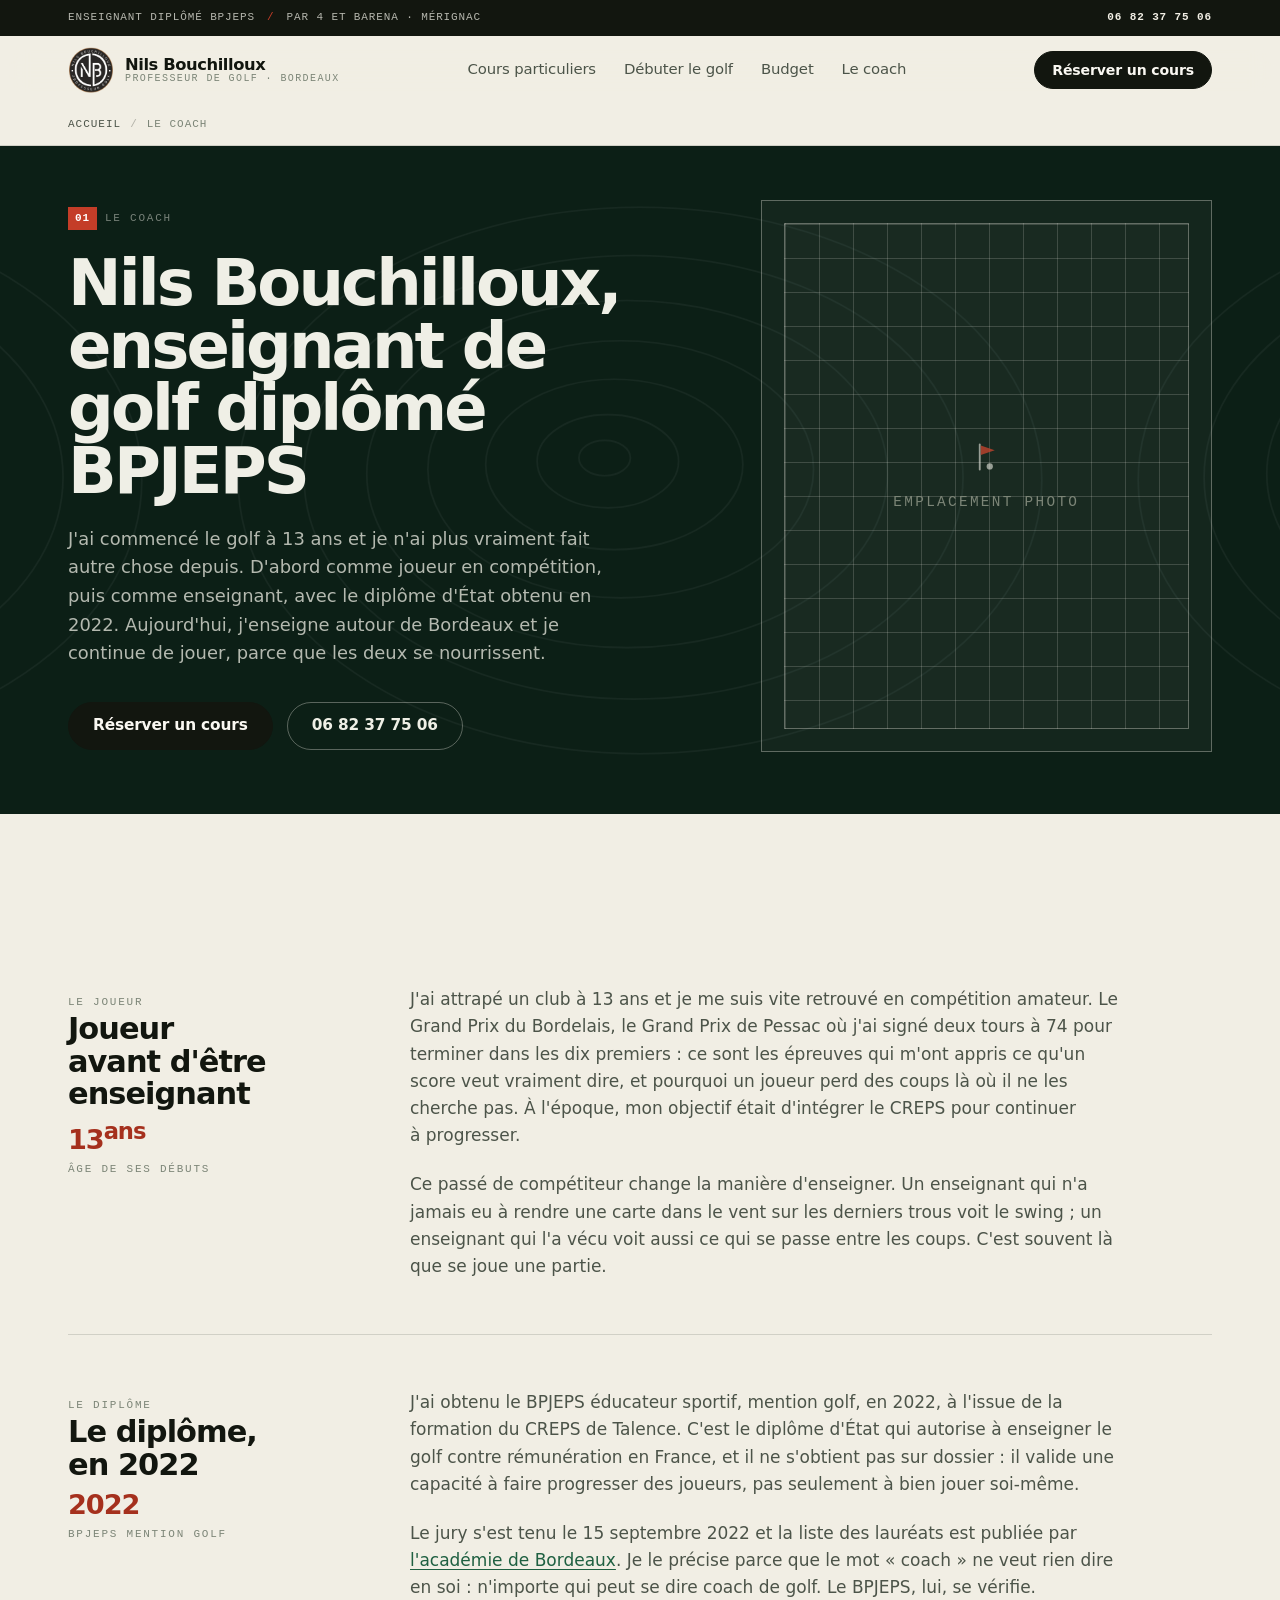
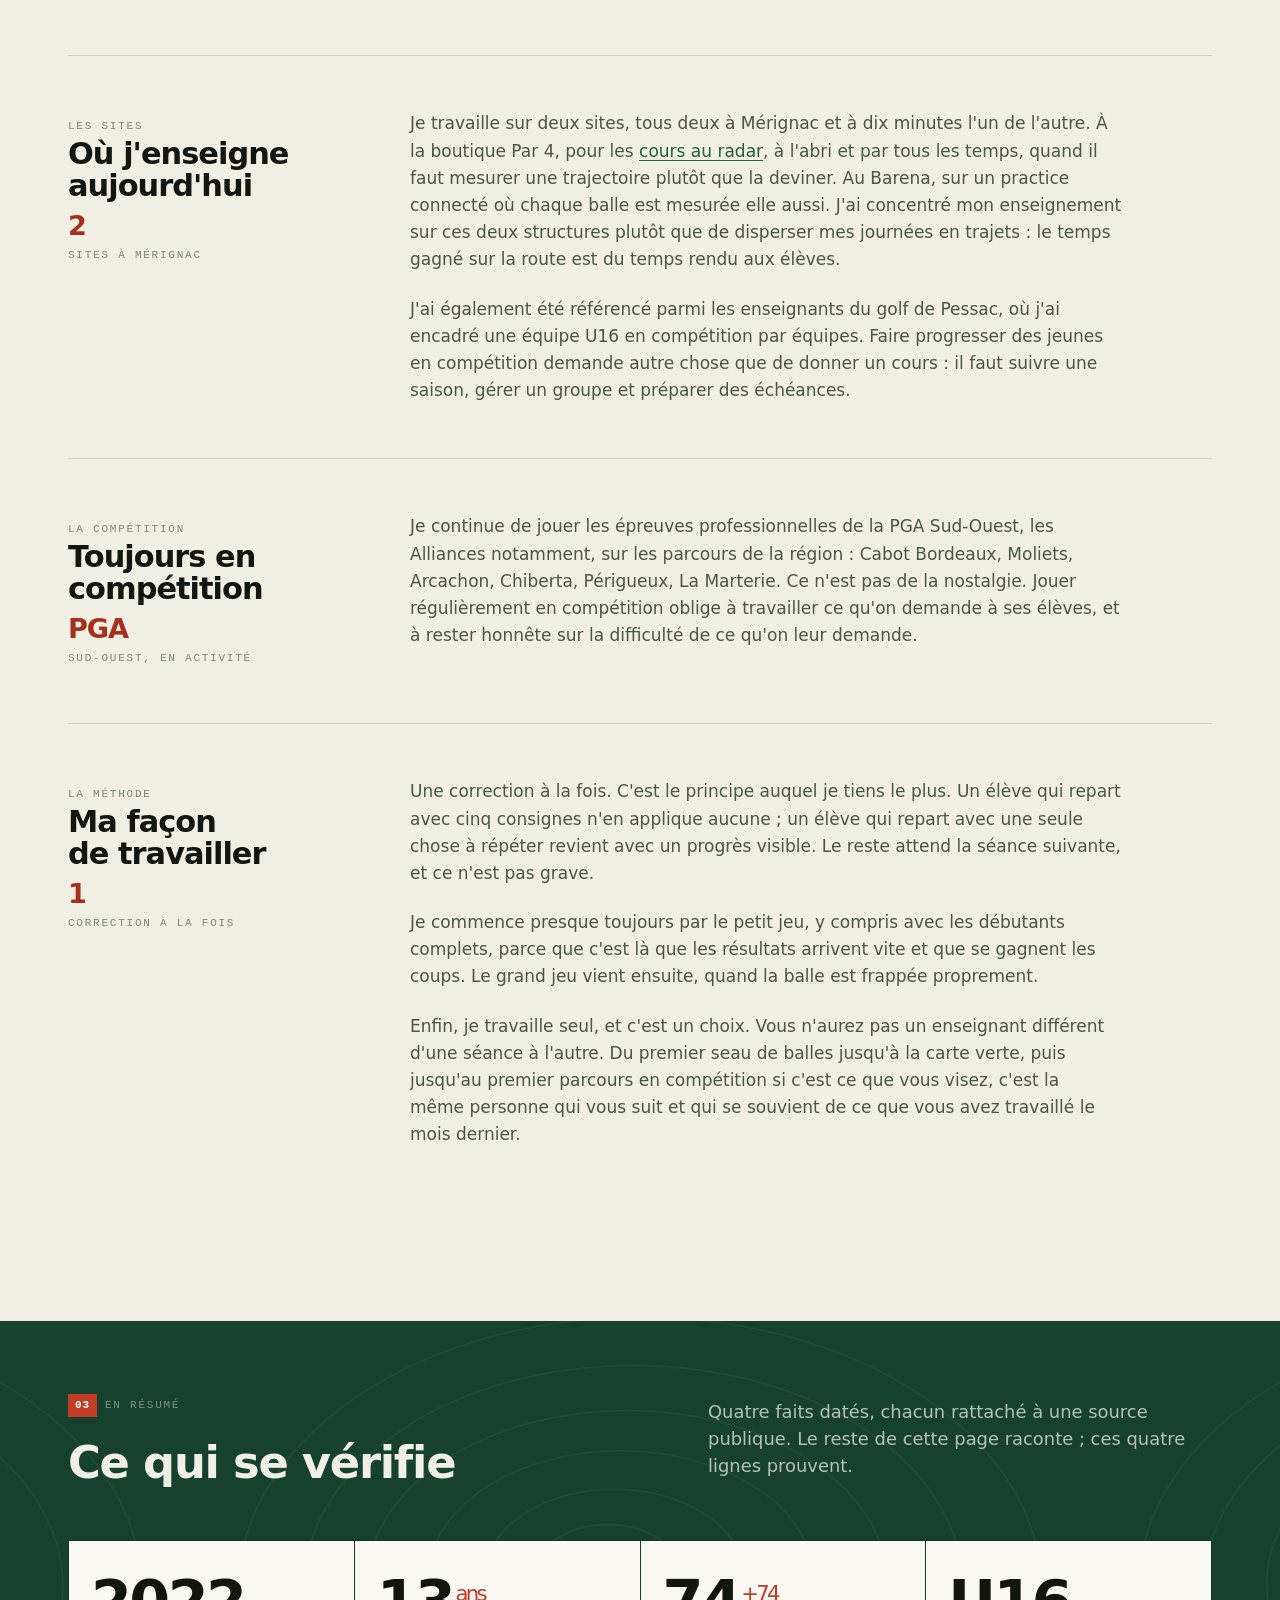
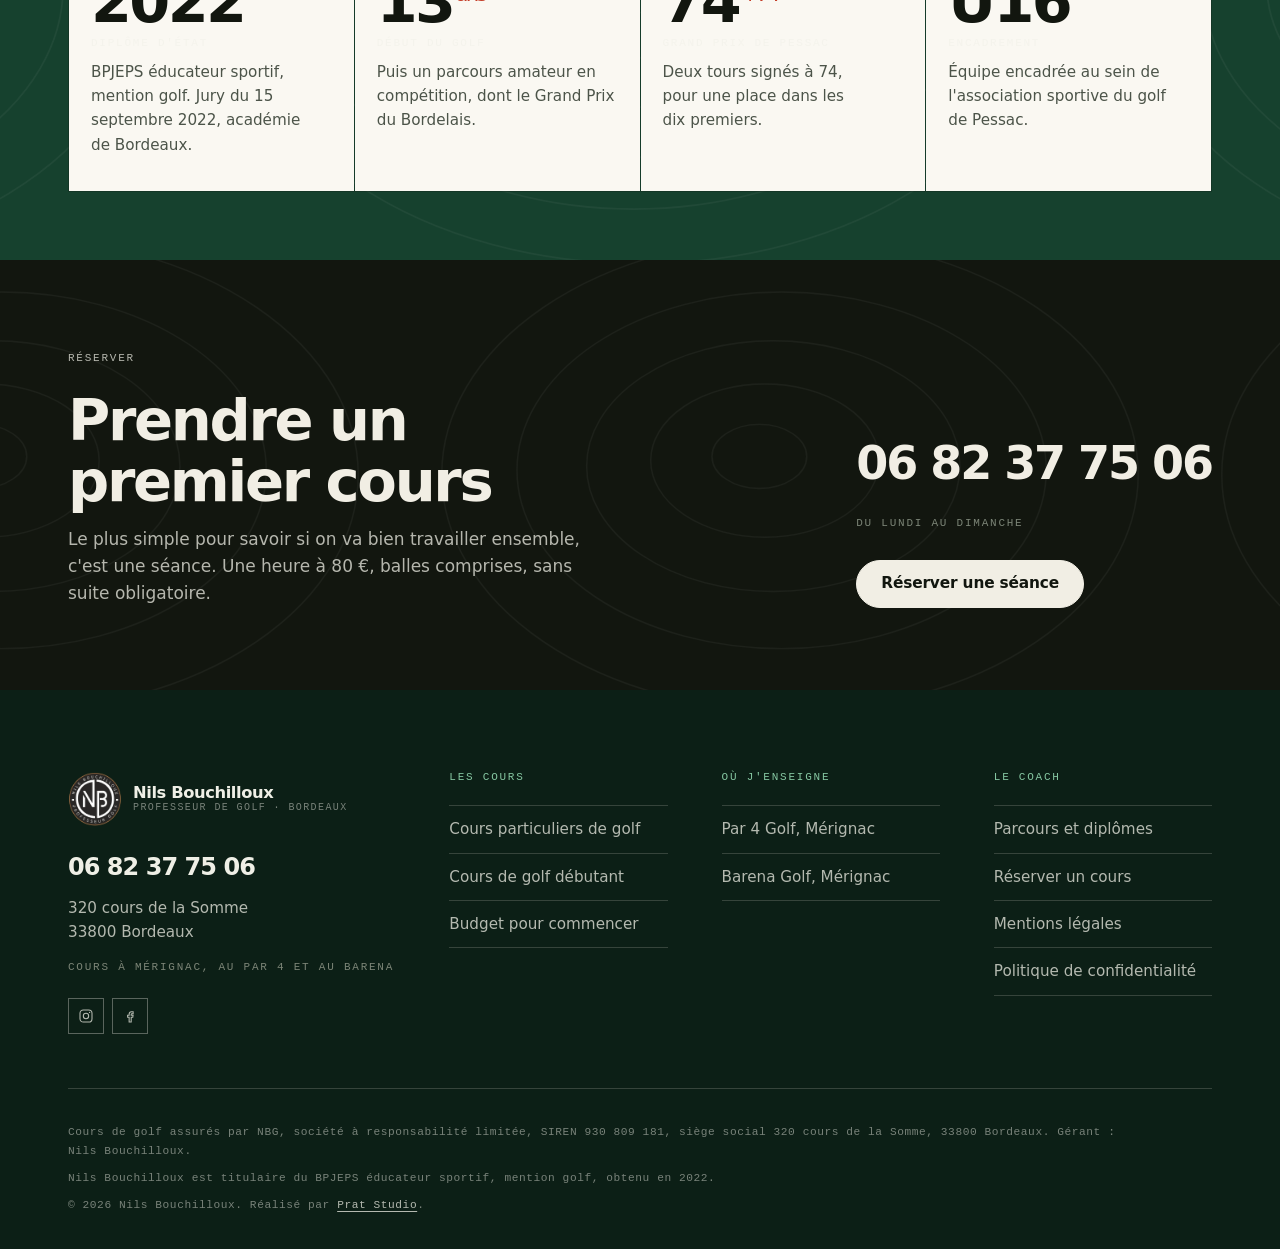
<file: a-propos/index.html>
<!DOCTYPE html>
<html lang="fr">
<head>
<meta charset="utf-8">
<meta name="viewport" content="width=device-width, initial-scale=1">
<title>Nils Bouchilloux, enseignant de golf à Bordeaux : son parcours</title>
<meta name="description" content="Le parcours de Nils Bouchilloux : golfeur depuis ses 13 ans, diplômé BPJEPS en 2022, joueur en compétition, enseignant au Par 4 et au Barena, à Mérignac.">
<link rel="canonical" href="https://www.nilsbouchilloux.fr/a-propos/">
<meta name="robots" content="index, follow, max-image-preview:large">

<meta property="og:type" content="profile">
<meta property="og:locale" content="fr_FR">
<meta property="og:site_name" content="Nils Bouchilloux, cours de golf à Bordeaux">
<meta property="og:title" content="Nils Bouchilloux, enseignant de golf à Bordeaux : son parcours">
<meta property="og:description" content="Golfeur depuis ses 13 ans, diplômé BPJEPS en 2022, joueur en compétition, enseignant au Par 4 et au Barena, à Mérignac.">
<meta property="og:url" content="https://www.nilsbouchilloux.fr/a-propos/">

<script>document.documentElement.classList.add("js");</script>
<link rel="stylesheet" href="/assets/css/style.css">
<link rel="icon" href="/favicon.ico" sizes="32x32">
<link rel="icon" type="image/png" href="/assets/img/favicon-32.png" sizes="32x32">
<link rel="apple-touch-icon" href="/assets/img/favicon-180.png">
<meta name="theme-color" content="#12362A">

<script type="application/ld+json">
{
  "@context": "https://schema.org",
  "@type": "ProfilePage",
  "@id": "https://www.nilsbouchilloux.fr/a-propos/#page",
  "url": "https://www.nilsbouchilloux.fr/a-propos/",
  "name": "Nils Bouchilloux, enseignant de golf à Bordeaux",
  "inLanguage": "fr-FR",
  "isPartOf": { "@id": "https://www.nilsbouchilloux.fr/#site" },
  "mainEntity": {
    "@type": "Person",
    "@id": "https://www.nilsbouchilloux.fr/#nils",
    "name": "Nils Bouchilloux",
    "givenName": "Nils",
    "familyName": "Bouchilloux",
    "jobTitle": "Enseignant de golf diplômé BPJEPS",
    "description": "Enseignant et entraîneur de golf professionnel installé à Bordeaux. Joueur depuis l'âge de 13 ans, diplômé du BPJEPS éducateur sportif mention golf en 2022, il enseigne au Par 4 Golf et au Barena Golf, à Mérignac, avec un radar à chaque séance.",
    "telephone": "+33682377506",
    "knowsAbout": [
      "Enseignement du golf",
      "Préparation de la carte verte",
      "Analyse du swing au radar",
      "Encadrement de jeunes golfeurs"
    ],
    "hasCredential": {
      "@type": "EducationalOccupationalCredential",
      "name": "BPJEPS éducateur sportif, mention golf",
      "credentialCategory": "BPJEPS",
      "educationalLevel": "Niveau 4",
      "dateCreated": "2022",
      "recognizedBy": {
        "@type": "GovernmentOrganization",
        "name": "Ministère chargé des Sports"
      }
    },
    "worksFor": { "@id": "https://www.nilsbouchilloux.fr/#business" },
    "workLocation": [
      { "@type": "Place", "name": "Barena Golf", "address": { "@type": "PostalAddress", "streetAddress": "107 avenue Marcel Dassault", "postalCode": "33700", "addressLocality": "Mérignac", "addressCountry": "FR" } },
      { "@type": "Place", "name": "Par 4 Golf", "address": { "@type": "PostalAddress", "streetAddress": "15 rue Faraday", "postalCode": "33700", "addressLocality": "Mérignac", "addressCountry": "FR" } }
    ],
    "sameAs": [
      "https://www.instagram.com/nils_golf_/",
      "https://www.facebook.com/nils.bouchilloux"
    ]
  }
}
</script>

<script type="application/ld+json">
{
  "@context": "https://schema.org",
  "@type": "BreadcrumbList",
  "itemListElement": [
    { "@type": "ListItem", "position": 1, "name": "Accueil", "item": "https://www.nilsbouchilloux.fr/" },
    { "@type": "ListItem", "position": 2, "name": "Le coach", "item": "https://www.nilsbouchilloux.fr/a-propos/" }
  ]
}
</script>
</head>
<body>

<a class="saut-contenu" href="#contenu">Aller au contenu</a>

<div class="bandeau-haut">
  <div class="conteneur bandeau-haut__ligne">
    <div class="bandeau-haut__infos">
      <span>Enseignant diplômé BPJEPS</span>
      <span class="bandeau-haut__sep bandeau-haut__masquable" aria-hidden="true">/</span>
      <span class="bandeau-haut__masquable">Par 4 et Barena · Mérignac</span>
    </div>
    <a class="bandeau-haut__tel" href="tel:+33682377506">06 82 37 75 06</a>
  </div>
</div>

<header class="entete" data-entete>
  <div class="conteneur entete__ligne">
    <a class="logo" href="/" aria-label="Nils Bouchilloux, cours de golf à Bordeaux, accueil">
      <img class="logo__marque" src="/assets/img/logo-nils-bouchilloux.webp"
        alt="" width="256" height="262" loading="eager" decoding="async">
      <span class="logo__texte">
        <span class="logo__nom">Nils Bouchilloux</span>
        <span class="logo__metier">Professeur de golf · Bordeaux</span>
      </span>
    </a>

    <nav class="nav" aria-label="Navigation principale">
      <ul class="nav__liste">
        <li><a class="nav__lien" href="/cours-particuliers-golf-bordeaux/">Cours particuliers</a></li>
        <li><a class="nav__lien" href="/cours-de-golf-debutant-bordeaux/">Débuter le golf</a></li>
        <li><a class="nav__lien" href="/budget-debuter-golf-bordeaux/">Budget</a></li>
        <li><a class="nav__lien" href="/a-propos/">Le coach</a></li>
      </ul>
    </nav>

    <div class="entete__actions">
      <a class="bouton bouton--plein bouton--petit entete__reserver" href="/reserver/">Réserver un cours</a>
      <button class="burger" type="button" data-burger aria-controls="menu-mobile" aria-expanded="false">
        <span class="visuellement-cache">Ouvrir le menu</span>
        <span aria-hidden="true"></span><span aria-hidden="true"></span><span aria-hidden="true"></span>
      </button>
    </div>
  </div>
</header>

<nav class="menu-mobile" id="menu-mobile" data-menu-mobile aria-label="Navigation mobile">
  <div class="conteneur">
    <ul class="menu-mobile__liste">
      <li><a class="menu-mobile__lien" href="/cours-particuliers-golf-bordeaux/"><span><span class="menu-mobile__num">01</span>Cours particuliers</span></a></li>
      <li><a class="menu-mobile__lien" href="/cours-de-golf-debutant-bordeaux/"><span><span class="menu-mobile__num">02</span>Débuter le golf</span></a></li>
      <li><a class="menu-mobile__lien" href="/budget-debuter-golf-bordeaux/"><span><span class="menu-mobile__num">03</span>Budget pour débuter</span></a></li>
      <li><a class="menu-mobile__lien" href="/a-propos/"><span><span class="menu-mobile__num">04</span>Le coach</span></a></li>
      <li><a class="menu-mobile__lien" href="/reserver/"><span><span class="menu-mobile__num">05</span>Réserver</span></a></li>
    </ul>
    <div class="menu-mobile__actions">
      <a class="bouton bouton--plein bouton--large" href="/reserver/">Réserver un cours</a>
      <a class="bouton bouton--contour bouton--large" href="tel:+33682377506">06 82 37 75 06</a>
    </div>
    <div class="menu-mobile__pied">
      <p class="tech">Par 4 et Barena · Mérignac</p>
    </div>
  </div>
</nav>

<nav class="fil" aria-label="Fil d'Ariane">
  <div class="conteneur">
    <ol>
      <li><a href="/">Accueil</a></li>
      <li><span aria-current="page">Le coach</span></li>
    </ol>
  </div>
</nav>

<main id="contenu">

  <section class="heros heros--page" aria-label="Présentation">
    <div class="conteneur heros__grille">
      <div class="heros__texte">
        <p class="repere repere--clair"><span class="repere__num">01</span> Le coach</p>
        <h1>Nils Bouchilloux, enseignant de golf diplômé BPJEPS</h1>
        <p class="heros__chapeau">
          J'ai commencé le golf à 13 ans et je n'ai plus vraiment fait autre chose
          depuis. D'abord comme joueur en compétition, puis comme enseignant, avec le
          diplôme d'État obtenu en 2022. Aujourd'hui, j'enseigne autour de Bordeaux et
          je continue de jouer, parce que les deux se nourrissent.
        </p>
        <div class="groupe-boutons">
          <a class="bouton bouton--plein" href="/reserver/">Réserver un cours</a>
          <a class="bouton bouton--contour-clair" href="tel:+33682377506">06 82 37 75 06</a>
        </div>
      </div>
      <div class="heros__media">
        <div class="trace">
          <div class="photo-attendue">
            <svg class="photo-attendue__drapeau" viewBox="0 0 64 64" fill="none" aria-hidden="true"><path d="M22 12v40" stroke="currentColor" stroke-width="3" stroke-linecap="round"/><path d="M23.6 13.6 46 21 23.6 28.6z" fill="#C0442E"/><circle cx="38" cy="47" r="5" fill="currentColor"/></svg>
            <p class="tech">emplacement photo</p>
            <p data-en-attente><span class="a-confirmer">[[À CONFIRMER : portrait de Nils, de préférence en situation d'enseignement, avec sa date]]</span></p>
          </div>
        </div>
      </div>
    </div>
  </section>

  <section class="section section--papier">
    <div class="conteneur">
      <article class="poste" data-reveler>
        <div>
          <span class="tech">Le joueur</span>
          <h2 class="poste__titre">Joueur avant d'être enseignant</h2>
          <span class="poste__chiffre">13<sup>ans</sup></span>
          <span class="tech">âge de ses débuts</span>
        </div>
        <div class="prose">
          <p>
          J'ai attrapé un club à 13 ans et je me suis vite retrouvé en compétition
          amateur. Le Grand Prix du Bordelais, le Grand Prix de Pessac où j'ai signé
          deux tours à 74 pour terminer dans les dix premiers : ce sont les épreuves
          qui m'ont appris ce qu'un score veut vraiment dire, et pourquoi un joueur
          perd des coups là où il ne les cherche pas. À l'époque, mon objectif était
          d'intégrer le CREPS pour continuer à progresser.
        </p>
        <p>
          Ce passé de compétiteur change la manière d'enseigner. Un enseignant qui n'a
          jamais eu à rendre une carte dans le vent sur les derniers trous voit le
          swing ; un enseignant qui l'a vécu voit aussi ce qui se passe entre les
          coups. C'est souvent là que se joue une partie.
        </p>
        </div>
      </article>

      <article class="poste" data-reveler>
        <div>
          <span class="tech">Le diplôme</span>
          <h2 class="poste__titre">Le diplôme, en 2022</h2>
          <span class="poste__chiffre">2022</span>
          <span class="tech">BPJEPS mention golf</span>
        </div>
        <div class="prose">
          <p>
          J'ai obtenu le BPJEPS éducateur sportif, mention golf, en 2022, à l'issue de
          la formation du CREPS de Talence. C'est le diplôme d'État qui autorise à
          enseigner le golf contre rémunération en France, et il ne s'obtient pas sur
          dossier : il valide une capacité à faire progresser des joueurs, pas
          seulement à bien jouer soi-même.
        </p>
        <p>
          Le jury s'est tenu le 15 septembre 2022 et la liste des lauréats est publiée
          par
          <a href="https://www.ac-bordeaux.fr/media/42169/download" rel="noopener" target="_blank">l'académie de Bordeaux</a>.
          Je le précise parce que le mot « coach » ne veut rien dire en soi : n'importe
          qui peut se dire coach de golf. Le BPJEPS, lui, se vérifie.
        </p>
        </div>
      </article>

      <article class="poste" data-reveler>
        <div>
          <span class="tech">Les sites</span>
          <h2 class="poste__titre">Où j'enseigne aujourd'hui</h2>
          <span class="poste__chiffre">2</span>
          <span class="tech">sites à Mérignac</span>
        </div>
        <div class="prose">
          <p>
          Je travaille sur deux sites, tous deux à Mérignac et à dix minutes l'un de
          l'autre. À la boutique Par 4, pour les
          <a href="/cours-particuliers-golf-bordeaux/">cours au radar</a>, à l'abri et
          par tous les temps, quand il faut mesurer une trajectoire plutôt que la
          deviner. Au Barena, sur un practice connecté où chaque balle est mesurée
          elle aussi. J'ai concentré mon enseignement sur ces deux structures plutôt
          que de disperser mes journées en trajets : le temps gagné sur la route est
          du temps rendu aux élèves.
        </p>
        <p>
          J'ai également été référencé parmi les enseignants du golf de Pessac, où j'ai
          encadré une équipe U16 en compétition par équipes. Faire progresser des
          jeunes en compétition demande autre chose que de donner un cours : il faut
          suivre une saison, gérer un groupe et préparer des échéances.
        </p>
        </div>
      </article>

      <article class="poste" data-reveler>
        <div>
          <span class="tech">La compétition</span>
          <h2 class="poste__titre">Toujours en compétition</h2>
          <span class="poste__chiffre">PGA</span>
          <span class="tech">Sud-Ouest, en activité</span>
        </div>
        <div class="prose">
          <p>
          Je continue de jouer les épreuves professionnelles de la PGA Sud-Ouest, les
          Alliances notamment, sur les parcours de la région : Cabot Bordeaux, Moliets,
          Arcachon, Chiberta, Périgueux, La Marterie. Ce n'est pas de la nostalgie.
          Jouer régulièrement en compétition oblige à travailler ce qu'on demande à ses
          élèves, et à rester honnête sur la difficulté de ce qu'on leur demande.
        </p>
        </div>
      </article>

      <article class="poste" data-reveler>
        <div>
          <span class="tech">La méthode</span>
          <h2 class="poste__titre">Ma façon de travailler</h2>
          <span class="poste__chiffre">1</span>
          <span class="tech">correction à la fois</span>
        </div>
        <div class="prose">
          <p>
          Une correction à la fois. C'est le principe auquel je tiens le plus. Un élève
          qui repart avec cinq consignes n'en applique aucune ; un élève qui repart avec
          une seule chose à répéter revient avec un progrès visible. Le reste attend la
          séance suivante, et ce n'est pas grave.
        </p>
        <p>
          Je commence presque toujours par le petit jeu, y compris avec les débutants
          complets, parce que c'est là que les résultats arrivent vite et que se gagnent
          les coups. Le grand jeu vient ensuite, quand la balle est frappée proprement.
        </p>
        <p>
          Enfin, je travaille seul, et c'est un choix. Vous n'aurez pas un enseignant
          différent d'une séance à l'autre. Du premier seau de balles jusqu'à la carte
          verte, puis jusqu'au premier parcours en compétition si c'est ce que vous
          visez, c'est la même personne qui vous suit et qui se souvient de ce que vous
          avez travaillé le mois dernier.
        </p>
        </div>
      </article>
    </div>
  </section>

  <section class="section section--vert section--serree">
    <div class="conteneur">
      <div class="entete-section entete-section--ligne" data-reveler>
        <div>
          <p class="repere repere--clair"><span class="repere__num">03</span> En résumé</p>
          <h2>Ce qui se vérifie</h2>
        </div>
        <p class="intro-section">
          Quatre faits datés, chacun rattaché à une source publique. Le reste
          de cette page raconte ; ces quatre lignes prouvent.
        </p>
      </div>

      <div class="donnees donnees--4" data-reveler>
        <div class="donnee">
          <span class="donnee__valeur">2022</span>
          <span class="tech">Diplôme d'État</span>
          <p class="donnee__texte">BPJEPS éducateur sportif, mention golf. Jury du 15 septembre 2022, académie de Bordeaux.</p>
        </div>
        <div class="donnee">
          <span class="donnee__valeur">13<sup>ans</sup></span>
          <span class="tech">Début du golf</span>
          <p class="donnee__texte">Puis un parcours amateur en compétition, dont le Grand Prix du Bordelais.</p>
        </div>
        <div class="donnee">
          <span class="donnee__valeur">74<sup>+74</sup></span>
          <span class="tech">Grand Prix de Pessac</span>
          <p class="donnee__texte">Deux tours signés à 74, pour une place dans les dix premiers.</p>
        </div>
        <div class="donnee">
          <span class="donnee__valeur">U16</span>
          <span class="tech">Encadrement</span>
          <p class="donnee__texte">Équipe encadrée au sein de l'association sportive du golf de Pessac.</p>
        </div>
      </div>
    </div>
  </section>

  <section class="appel">
    <div class="conteneur appel__grille" data-reveler>
      <div>
        <p class="repere">Réserver</p>
        <h2>Prendre un premier cours</h2>
        <p>Le plus simple pour savoir si on va bien travailler ensemble, c'est une
          séance. Une heure à 80 €, balles comprises, sans suite obligatoire.</p>
      </div>
      <div class="appel__colonne">
        <a class="appel__tel" href="tel:+33682377506">06 82 37 75 06</a>
        <span class="tech">Du lundi au dimanche</span>
        <div class="groupe-boutons" style="margin-top:var(--e3)">
          <a class="bouton bouton--clair" href="/reserver/">Réserver une séance</a>
        </div>
      </div>
    </div>
  </section>

</main>
<footer class="pied">
  <div class="conteneur">
    <div class="pied__grille">
      <div>
        <a class="logo pied__logo" href="/" aria-label="Nils Bouchilloux, accueil">
          <img class="logo__marque" src="/assets/img/logo-nils-bouchilloux.webp" alt="" width="256" height="262" loading="lazy" decoding="async">
          <span class="logo__texte">
            <span class="logo__nom">Nils Bouchilloux</span>
            <span class="logo__metier">Professeur de golf · Bordeaux</span>
          </span>
        </a>
        <a class="pied__tel" href="tel:+33682377506">06 82 37 75 06</a>
        <address class="pied__adresse">
          320 cours de la Somme<br>
          33800 Bordeaux
        </address>
        <p class="tech">Cours à Mérignac, au Par 4 et au Barena</p>
        <p data-en-attente><span class="a-confirmer">[[À CONFIRMER : adresse e-mail professionnelle à afficher]]</span></p>
        <div class="pied__reseaux">
          <a href="https://www.instagram.com/nils_golf_/" rel="me noopener" target="_blank" aria-label="Instagram de Nils Bouchilloux">
            <svg viewBox="0 0 24 24" fill="none" stroke="currentColor" stroke-width="1.6" aria-hidden="true"><rect x="3" y="3" width="18" height="18" rx="5"/><circle cx="12" cy="12" r="4"/><circle cx="17.4" cy="6.6" r="1" fill="currentColor" stroke="none"/></svg>
          </a>
          <a href="https://www.facebook.com/nils.bouchilloux" rel="me noopener" target="_blank" aria-label="Facebook de Nils Bouchilloux">
            <svg viewBox="0 0 24 24" fill="none" stroke="currentColor" stroke-width="1.6" aria-hidden="true"><path d="M14.5 8.5h2.2V5.6h-2.5c-2.2 0-3.5 1.3-3.5 3.6v1.7H8.4v3h2.3V21h3.1v-7.1h2.4l.4-3h-2.8V9.6c0-.8.3-1.1.7-1.1Z"/></svg>
          </a>
        </div>
      </div>

      <div>
        <h2 class="pied__titre">Les cours</h2>
        <ul class="pied__liste">
          <li><a href="/cours-particuliers-golf-bordeaux/">Cours particuliers de golf</a></li>
          <li><a href="/cours-de-golf-debutant-bordeaux/">Cours de golf débutant</a></li>
          <li><a href="/budget-debuter-golf-bordeaux/">Budget pour commencer</a></li>
        </ul>
      </div>

      <div>
        <h2 class="pied__titre">Où j'enseigne</h2>
        <ul class="pied__liste">
          <li><a href="/#lieux">Par 4 Golf, Mérignac</a></li>
          <li><a href="/#lieux">Barena Golf, Mérignac</a></li>
        </ul>
      </div>

      <div>
        <h2 class="pied__titre">Le coach</h2>
        <ul class="pied__liste">
          <li><a href="/a-propos/">Parcours et diplômes</a></li>
          <li><a href="/reserver/">Réserver un cours</a></li>
          <li><a href="/mentions-legales/">Mentions légales</a></li>
          <li><a href="/politique-de-confidentialite/">Politique de confidentialité</a></li>
        </ul>
      </div>
    </div>

    <div class="pied__bas">
      <p>
        Cours de golf assurés par NBG, société à responsabilité limitée,
        SIREN 930 809 181, siège social 320 cours de la Somme, 33800 Bordeaux.
        Gérant : Nils Bouchilloux.
      </p>
      <p data-en-attente>
        Capital social : <span class="a-confirmer">[[À CONFIRMER : capital social]]</span>.
      </p>
      <p>Nils Bouchilloux est titulaire du BPJEPS éducateur sportif, mention golf, obtenu en 2022.</p>
      <p>&copy; <span data-annee>2026</span> Nils Bouchilloux. Réalisé par <a href="https://www.pratstudio.fr" rel="noopener" target="_blank">Prat Studio</a>.</p>
    </div>
  </div>
</footer>

<div class="barre-appel" data-barre-appel>
  <a class="bouton bouton--contour bouton--petit" href="tel:+33682377506">Appeler</a>
  <a class="bouton bouton--plein bouton--petit" href="/reserver/">Réserver un cours</a>
</div>

<script src="/assets/js/main.js" defer></script>
</body>
</html>
</file>
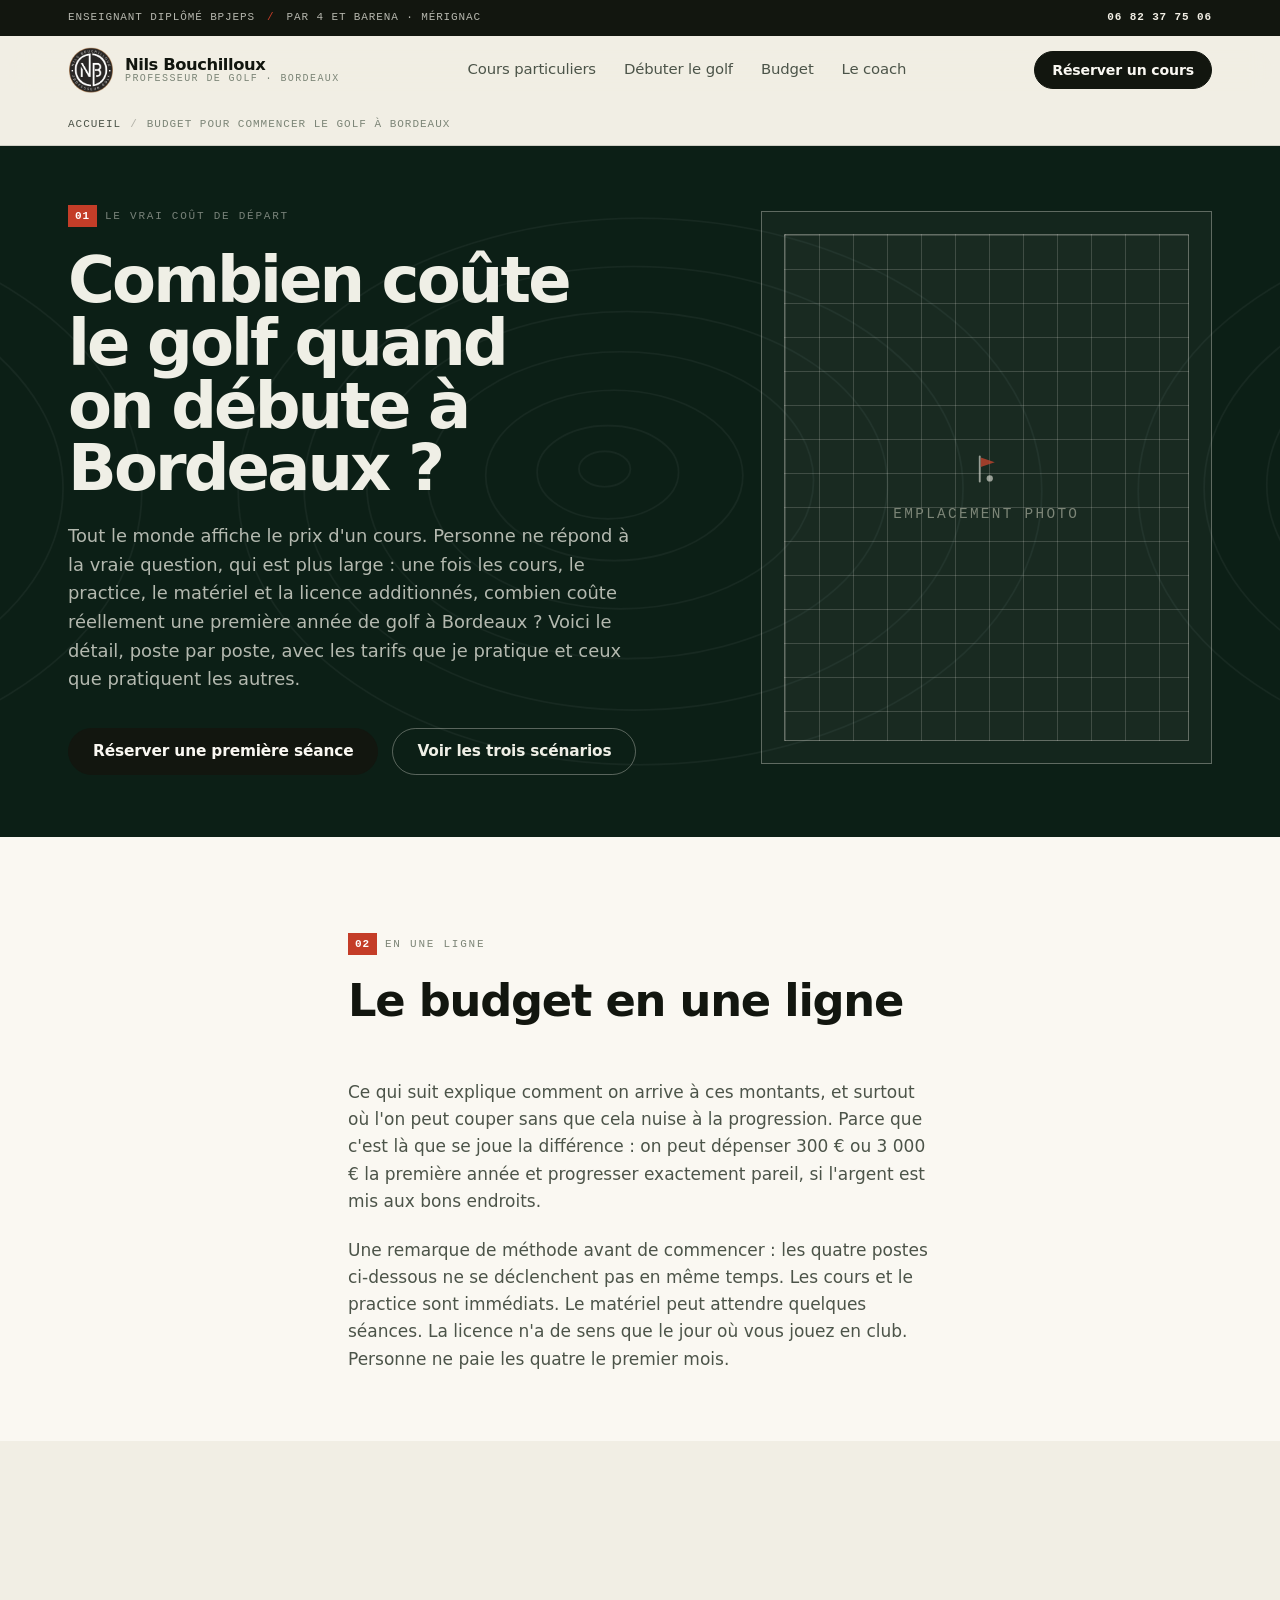
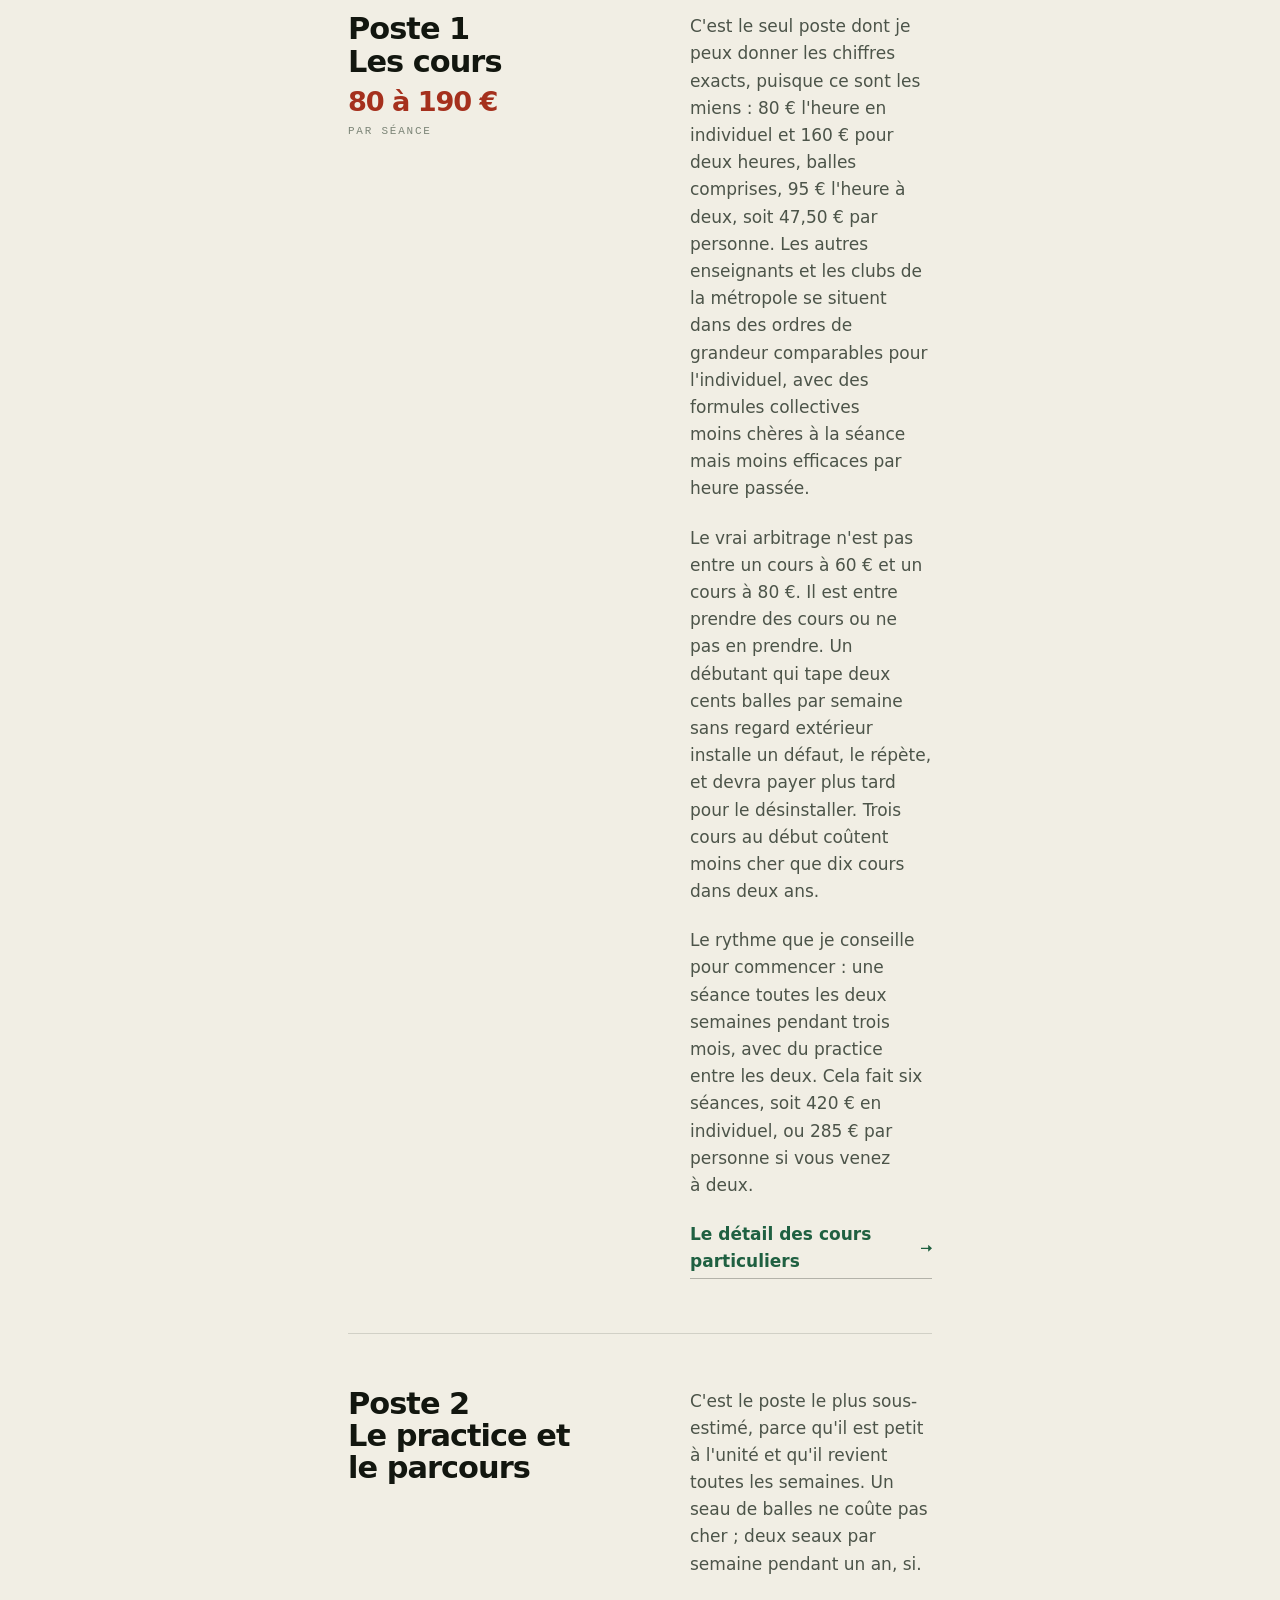
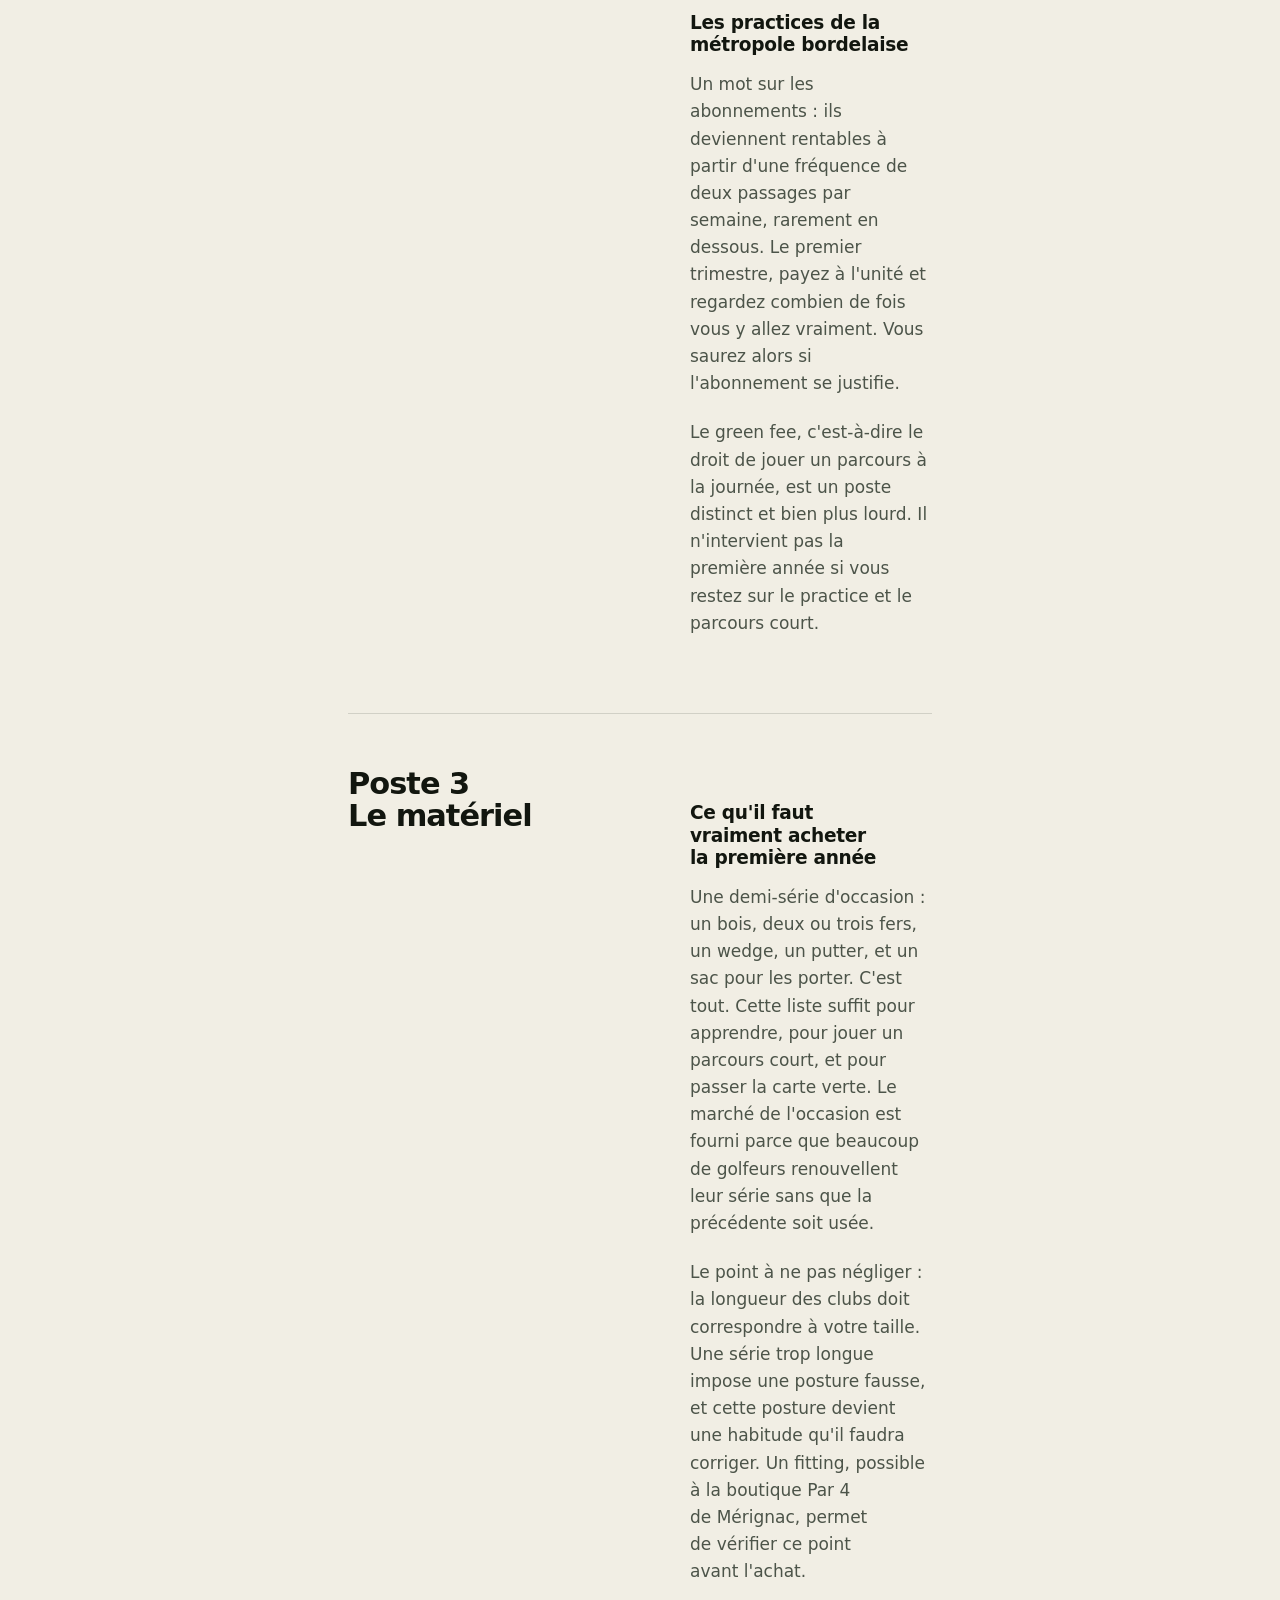
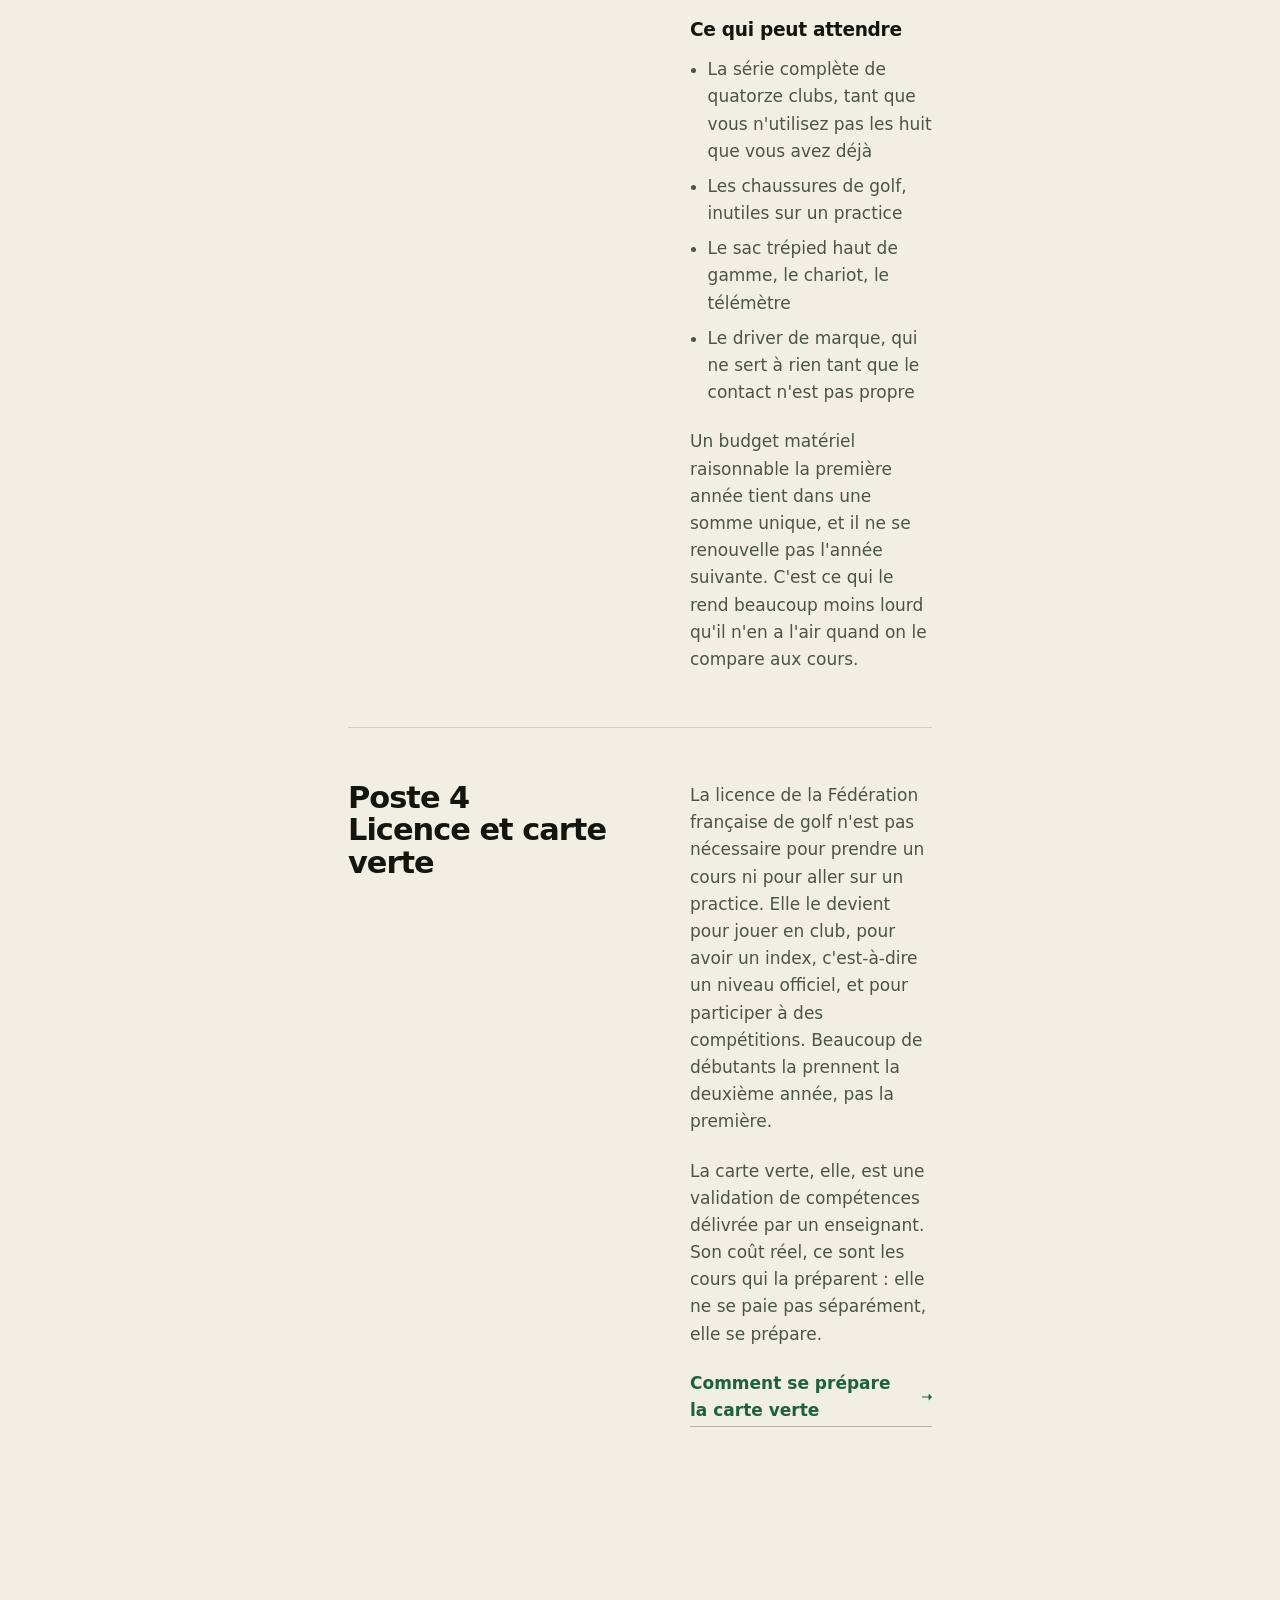
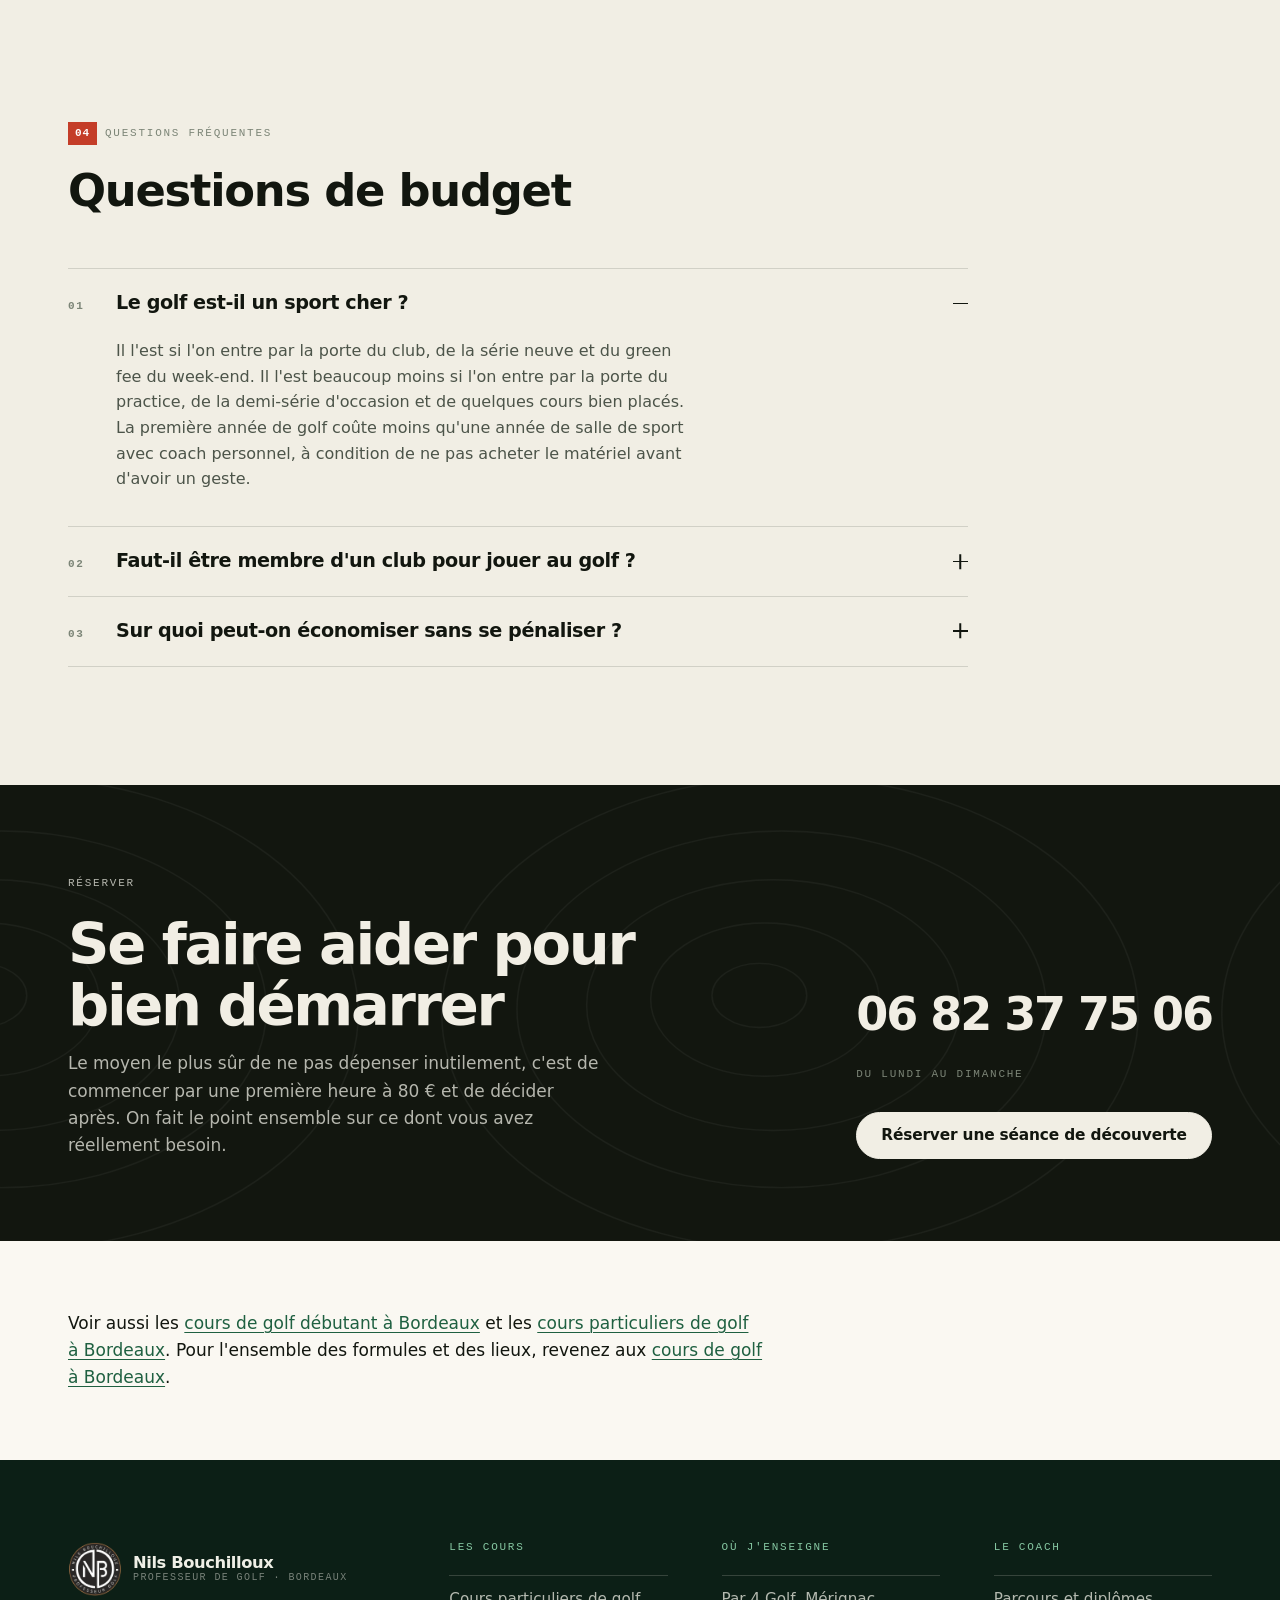
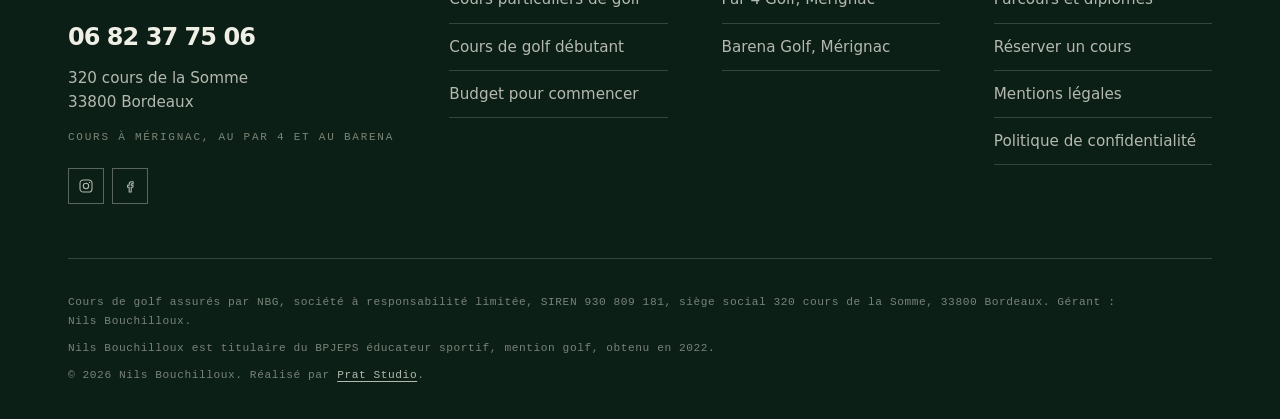
<file: budget-debuter-golf-bordeaux/index.html>
<!DOCTYPE html>
<html lang="fr">
<head>
<meta charset="utf-8">
<meta name="viewport" content="width=device-width, initial-scale=1">
<title>Quel budget pour commencer le golf à Bordeaux en 2026 ?</title>
<meta name="description" content="Le coût réel pour débuter le golf à Bordeaux, poste par poste : cours, practice, matériel, licence. Trois scénarios chiffrés par un enseignant BPJEPS.">
<link rel="canonical" href="https://www.nilsbouchilloux.fr/budget-debuter-golf-bordeaux/">

<!--
  PAGE NON PUBLIABLE EN L'ÉTAT.

  Cette page ne vaut que par ses chiffres, et les tarifs de marché, seau de
  balles, licence ffgolf, green fees, practice de Bordeaux-Lac, n'ont pas
  encore été relevés. Elle reste donc en noindex et hors du sitemap.
  Basculer en "index, follow" et l'ajouter au sitemap le jour où les relevés
  sont saisis et datés. Voir A-COMPLETER.md, section 4.
-->
<meta name="robots" content="noindex, follow">

<meta property="og:type" content="article">
<meta property="og:locale" content="fr_FR">
<meta property="og:site_name" content="Nils Bouchilloux, cours de golf à Bordeaux">
<meta property="og:title" content="Quel budget pour commencer le golf à Bordeaux en 2026 ?">
<meta property="og:description" content="Le coût réel pour débuter le golf à Bordeaux, poste par poste : cours, practice, matériel, licence.">
<meta property="og:url" content="https://www.nilsbouchilloux.fr/budget-debuter-golf-bordeaux/">

<script>document.documentElement.classList.add("js");</script>
<link rel="stylesheet" href="/assets/css/style.css">
<link rel="icon" href="/favicon.ico" sizes="32x32">
<link rel="icon" type="image/png" href="/assets/img/favicon-32.png" sizes="32x32">
<link rel="apple-touch-icon" href="/assets/img/favicon-180.png">
<meta name="theme-color" content="#12362A">

<script type="application/ld+json">
{
  "@context": "https://schema.org",
  "@type": "Article",
  "@id": "https://www.nilsbouchilloux.fr/budget-debuter-golf-bordeaux/#article",
  "headline": "Combien coûte le golf quand on débute à Bordeaux ?",
  "description": "Le coût réel pour débuter le golf à Bordeaux, poste par poste : cours, accès au practice, matériel, licence et carte verte.",
  "url": "https://www.nilsbouchilloux.fr/budget-debuter-golf-bordeaux/",
  "inLanguage": "fr-FR",
  "author": { "@id": "https://www.nilsbouchilloux.fr/#nils" },
  "publisher": { "@id": "https://www.nilsbouchilloux.fr/#business" },
  "about": { "@type": "Thing", "name": "Budget pour débuter le golf" }
}
</script>

<script type="application/ld+json">
{
  "@context": "https://schema.org",
  "@type": "BreadcrumbList",
  "itemListElement": [
    { "@type": "ListItem", "position": 1, "name": "Accueil", "item": "https://www.nilsbouchilloux.fr/" },
    { "@type": "ListItem", "position": 2, "name": "Budget pour commencer le golf à Bordeaux", "item": "https://www.nilsbouchilloux.fr/budget-debuter-golf-bordeaux/" }
  ]
}
</script>
</head>
<body>

<a class="saut-contenu" href="#contenu">Aller au contenu</a>

<div class="bandeau-haut">
  <div class="conteneur bandeau-haut__ligne">
    <div class="bandeau-haut__infos">
      <span>Enseignant diplômé BPJEPS</span>
      <span class="bandeau-haut__sep bandeau-haut__masquable" aria-hidden="true">/</span>
      <span class="bandeau-haut__masquable">Par 4 et Barena · Mérignac</span>
    </div>
    <a class="bandeau-haut__tel" href="tel:+33682377506">06 82 37 75 06</a>
  </div>
</div>

<header class="entete" data-entete>
  <div class="conteneur entete__ligne">
    <a class="logo" href="/" aria-label="Nils Bouchilloux, cours de golf à Bordeaux, accueil">
      <img class="logo__marque" src="/assets/img/logo-nils-bouchilloux.webp"
        alt="" width="256" height="262" loading="eager" decoding="async">
      <span class="logo__texte">
        <span class="logo__nom">Nils Bouchilloux</span>
        <span class="logo__metier">Professeur de golf · Bordeaux</span>
      </span>
    </a>

    <nav class="nav" aria-label="Navigation principale">
      <ul class="nav__liste">
        <li><a class="nav__lien" href="/cours-particuliers-golf-bordeaux/">Cours particuliers</a></li>
        <li><a class="nav__lien" href="/cours-de-golf-debutant-bordeaux/">Débuter le golf</a></li>
        <li><a class="nav__lien" href="/budget-debuter-golf-bordeaux/">Budget</a></li>
        <li><a class="nav__lien" href="/a-propos/">Le coach</a></li>
      </ul>
    </nav>

    <div class="entete__actions">
      <a class="bouton bouton--plein bouton--petit entete__reserver" href="/reserver/">Réserver un cours</a>
      <button class="burger" type="button" data-burger aria-controls="menu-mobile" aria-expanded="false">
        <span class="visuellement-cache">Ouvrir le menu</span>
        <span aria-hidden="true"></span><span aria-hidden="true"></span><span aria-hidden="true"></span>
      </button>
    </div>
  </div>
</header>

<nav class="menu-mobile" id="menu-mobile" data-menu-mobile aria-label="Navigation mobile">
  <div class="conteneur">
    <ul class="menu-mobile__liste">
      <li><a class="menu-mobile__lien" href="/cours-particuliers-golf-bordeaux/"><span><span class="menu-mobile__num">01</span>Cours particuliers</span></a></li>
      <li><a class="menu-mobile__lien" href="/cours-de-golf-debutant-bordeaux/"><span><span class="menu-mobile__num">02</span>Débuter le golf</span></a></li>
      <li><a class="menu-mobile__lien" href="/budget-debuter-golf-bordeaux/"><span><span class="menu-mobile__num">03</span>Budget pour débuter</span></a></li>
      <li><a class="menu-mobile__lien" href="/a-propos/"><span><span class="menu-mobile__num">04</span>Le coach</span></a></li>
      <li><a class="menu-mobile__lien" href="/reserver/"><span><span class="menu-mobile__num">05</span>Réserver</span></a></li>
    </ul>
    <div class="menu-mobile__actions">
      <a class="bouton bouton--plein bouton--large" href="/reserver/">Réserver un cours</a>
      <a class="bouton bouton--contour bouton--large" href="tel:+33682377506">06 82 37 75 06</a>
    </div>
    <div class="menu-mobile__pied">
      <p class="tech">Par 4 et Barena · Mérignac</p>
    </div>
  </div>
</nav>

<nav class="fil" aria-label="Fil d'Ariane">
  <div class="conteneur">
    <ol>
      <li><a href="/">Accueil</a></li>
      <li><span aria-current="page">Budget pour commencer le golf à Bordeaux</span></li>
    </ol>
  </div>
</nav>

<main id="contenu">

  <section class="heros heros--page" aria-label="Présentation">
    <div class="conteneur heros__grille">
      <div class="heros__texte">
        <p class="repere repere--clair"><span class="repere__num">01</span> Le vrai coût de départ</p>
        <h1>Combien coûte le golf quand on débute à Bordeaux ?</h1>
        <p class="heros__chapeau">
          Tout le monde affiche le prix d'un cours. Personne ne répond à la vraie
          question, qui est plus large : une fois les cours, le practice, le matériel
          et la licence additionnés, combien coûte réellement une première année de
          golf à Bordeaux ? Voici le détail, poste par poste, avec les tarifs que je
          pratique et ceux que pratiquent les autres.
        </p>
        <div class="groupe-boutons">
          <a class="bouton bouton--plein" href="/reserver/">Réserver une première séance</a>
          <a class="bouton bouton--contour-clair" href="#scenarios">Voir les trois scénarios</a>
        </div>
      </div>
      <div class="heros__media">
        <div class="trace">
          <div class="photo-attendue">
            <svg class="photo-attendue__drapeau" viewBox="0 0 64 64" fill="none" aria-hidden="true"><path d="M22 12v40" stroke="currentColor" stroke-width="3" stroke-linecap="round"/><path d="M23.6 13.6 46 21 23.6 28.6z" fill="#C0442E"/><circle cx="38" cy="47" r="5" fill="currentColor"/></svg>
            <p class="tech">emplacement photo</p>
            <p data-en-attente><span class="a-confirmer">[[À CONFIRMER : photo d'un seau de balles sur un practice, ou d'une demi-série posée au sol]]</span></p>
          </div>
        </div>
      </div>
    </div>
  </section>

  <section class="section section--clair section--serree">
    <div class="conteneur conteneur--etroit">
      <p class="releve" data-en-attente>
        <span class="a-confirmer">[[À CONFIRMER : mois et année du relevé des tarifs, à afficher ici, par exemple « tarifs relevés en septembre 2026 »]]</span>
      </p>
      <div class="entete-section" style="margin-top:var(--e4)">
        <p class="repere"><span class="repere__num">02</span> En une ligne</p>
        <h2>Le budget en une ligne</h2>
      </div>
      <div class="prose">
        <p data-en-attente>
          Pour découvrir le golf sans s'engager, comptez
          <span class="a-confirmer">[[À CONFIRMER : total du scénario découverte sur trois mois]]</span>
          sur trois mois. Pour une première année sérieuse, avec des cours réguliers,
          du practice et une demi-série d'occasion, comptez
          <span class="a-confirmer">[[À CONFIRMER : total du scénario première année]]</span>.
        </p>
        <p>
          Ce qui suit explique comment on arrive à ces montants, et surtout où l'on
          peut couper sans que cela nuise à la progression. Parce que c'est là que se
          joue la différence : on peut dépenser 300 € ou 3 000 € la première année et
          progresser exactement pareil, si l'argent est mis aux bons endroits.
        </p>
        <p>
          Une remarque de méthode avant de commencer : les quatre postes ci-dessous
          ne se déclenchent pas en même temps. Les cours et le practice sont
          immédiats. Le matériel peut attendre quelques séances. La licence n'a de
          sens que le jour où vous jouez en club. Personne ne paie les quatre le
          premier mois.
        </p>
      </div>
    </div>
  </section>

  <section class="section section--papier">
    <div class="conteneur conteneur--etroit">

      <div class="poste">
        <div>
          <h2 class="poste__titre">Poste 1<br>Les cours</h2>
          <span class="poste__chiffre">80 à 190 €</span>
          <span class="tech">par séance</span>
        </div>
        <div class="prose">
          <p>
            C'est le seul poste dont je peux donner les chiffres exacts, puisque ce
            sont les miens : 80 € l'heure en individuel et 160 € pour deux heures, balles comprises,
            95 € l'heure à deux, soit 47,50 € par personne. Les autres
            enseignants et les clubs de la métropole se situent dans des ordres de
            grandeur comparables pour l'individuel, avec des formules collectives
            moins chères à la séance mais moins efficaces par heure passée.
          </p>
          <p>
            Le vrai arbitrage n'est pas entre un cours à 60 € et un cours à 80 €. Il
            est entre prendre des cours ou ne pas en prendre. Un débutant qui tape
            deux cents balles par semaine sans regard extérieur installe un défaut,
            le répète, et devra payer plus tard pour le désinstaller. Trois cours au
            début coûtent moins cher que dix cours dans deux ans.
          </p>
          <p>
            Le rythme que je conseille pour commencer : une séance toutes les deux
            semaines pendant trois mois, avec du practice entre les deux. Cela fait
            six séances, soit 420 € en individuel, ou 285 € par personne si vous
            venez à deux.
          </p>
          <p><a class="lien-fleche" href="/cours-particuliers-golf-bordeaux/">Le détail des cours particuliers</a></p>
        </div>
      </div>

      <div class="poste">
        <div>
          <h2 class="poste__titre">Poste 2<br>Le practice et le parcours</h2>
          <span data-en-attente>
            <span class="poste__chiffre"><span class="a-confirmer">[[À CONFIRMER : fourchette du prix d'un seau de balles à Bordeaux]]</span></span>
            <span class="tech">par séance d'entraînement</span>
          </span>
        </div>
        <div class="prose">
          <p>
            C'est le poste le plus sous-estimé, parce qu'il est petit à l'unité et
            qu'il revient toutes les semaines. Un seau de balles ne coûte pas cher ;
            deux seaux par semaine pendant un an, si.
          </p>
          <p data-en-attente>
            <span class="a-confirmer">[[À CONFIRMER : les balles étant désormais comprises dans le cours, reste à relever le tarif d'un seau au Par 4 et au Barena pour qui vient s'entraîner seul]]</span>
          </p>
          <h3>Les practices de la métropole bordelaise</h3>
          <p data-en-attente>
            <span class="a-confirmer">[[À CONFIRMER : tarif du practice de Bordeaux-Lac, question posée sur 4 des 10 recherches relevées, il faut y répondre avec le chiffre réel]]</span>
          </p>
          <p>
            Un mot sur les abonnements : ils deviennent rentables à partir d'une
            fréquence de deux passages par semaine, rarement en dessous. Le premier
            trimestre, payez à l'unité et regardez combien de fois vous y allez
            vraiment. Vous saurez alors si l'abonnement se justifie.
          </p>
          <p>
            Le green fee, c'est-à-dire le droit de jouer un parcours à la journée, est
            un poste distinct et bien plus lourd. Il n'intervient pas la première
            année si vous restez sur le practice et le parcours court.
          </p>
          <p data-en-attente>
            <span class="a-confirmer">[[À CONFIRMER : green fee moyen sur les parcours accessibles depuis Bordeaux, en semaine et le week-end]]</span>
          </p>
        </div>
      </div>

      <div class="poste">
        <div>
          <h2 class="poste__titre">Poste 3<br>Le matériel</h2>
          <span data-en-attente>
            <span class="poste__chiffre"><span class="a-confirmer">[[À CONFIRMER : prix constaté d'une demi-série d'occasion correcte]]</span></span>
            <span class="tech">une fois, pas chaque année</span>
          </span>
        </div>
        <div class="prose">
          <h3>Ce qu'il faut vraiment acheter la première année</h3>
          <p>
            Une demi-série d'occasion : un bois, deux ou trois fers, un wedge, un
            putter, et un sac pour les porter. C'est tout. Cette liste suffit pour
            apprendre, pour jouer un parcours court, et pour passer la carte verte.
            Le marché de l'occasion est fourni parce que beaucoup de golfeurs
            renouvellent leur série sans que la précédente soit usée.
          </p>
          <p>
            Le point à ne pas négliger : la longueur des clubs doit correspondre à
            votre taille. Une série trop longue impose une posture fausse, et cette
            posture devient une habitude qu'il faudra corriger. Un fitting, possible
            à la boutique Par 4 de Mérignac, permet de vérifier ce point avant
            l'achat.
          </p>
          <h3>Ce qui peut attendre</h3>
          <ul>
            <li>La série complète de quatorze clubs, tant que vous n'utilisez pas les huit que vous avez déjà</li>
            <li>Les chaussures de golf, inutiles sur un practice</li>
            <li>Le sac trépied haut de gamme, le chariot, le télémètre</li>
            <li>Le driver de marque, qui ne sert à rien tant que le contact n'est pas propre</li>
          </ul>
          <p>
            Un budget matériel raisonnable la première année tient dans une somme
            unique, et il ne se renouvelle pas l'année suivante. C'est ce qui le rend
            beaucoup moins lourd qu'il n'en a l'air quand on le compare aux cours.
          </p>
        </div>
      </div>

      <div class="poste">
        <div>
          <h2 class="poste__titre">Poste 4<br>Licence et carte verte</h2>
          <span data-en-attente>
            <span class="poste__chiffre"><span class="a-confirmer">[[À CONFIRMER : tarif de la licence ffgolf 2026, adulte et jeune]]</span></span>
            <span class="tech">par an</span>
          </span>
        </div>
        <div class="prose">
          <p>
            La licence de la Fédération française de golf n'est pas nécessaire pour
            prendre un cours ni pour aller sur un practice. Elle le devient pour
            jouer en club, pour avoir un index, c'est-à-dire un niveau officiel, et
            pour participer à des compétitions. Beaucoup de débutants la prennent la
            deuxième année, pas la première.
          </p>
          <p data-en-attente>
            <span class="a-confirmer">[[À CONFIRMER : tarif de la licence ffgolf adulte et jeune pour l'année en cours, et ce qu'elle comprend, notamment l'assurance]]</span>
          </p>
          <p>
            La carte verte, elle, est une validation de compétences délivrée par un
            enseignant. Son coût réel, ce sont les cours qui la préparent : elle ne
            se paie pas séparément, elle se prépare.
          </p>
          <p data-en-attente>
            <span class="a-confirmer">[[À CONFIRMER : coût total du cycle carte verte chez Nils, nombre de séances comprises]]</span>
          </p>
          <p><a class="lien-fleche" href="/cours-de-golf-debutant-bordeaux/#carte-verte">Comment se prépare la carte verte</a></p>
        </div>
      </div>

    </div>
  </section>

  <section class="section section--vert" id="scenarios" data-en-attente>
    <div class="conteneur">
      <div class="entete-section">
        <p class="repere repere--clair"><span class="repere__num">03</span> Trois cas concrets</p>
        <h2>Trois scénarios chiffrés</h2>
        <p class="intro-section">
          Trois manières d'entrer dans ce sport, trois budgets. Aucun n'est meilleur
          que l'autre : ils correspondent à des intentions différentes.
        </p>
      </div>

      <div class="scenarios">
        <article class="scenario">
          <h3>Découvrir sans s'engager</h3>
          <span class="scenario__total"><span class="a-confirmer">[[À CONFIRMER : total]]</span></span>
          <span class="tech">sur trois mois</span>
          <ul>
            <li><span>3 heures de cours</span><span>210 €</span></li>
            <li><span>6 seaux de balles</span><span><span class="a-confirmer">[[À CONFIRMER]]</span></span></li>
            <li><span>Matériel</span><span>emprunté ou prêté</span></li>
            <li><span>Licence</span><span>non nécessaire</span></li>
          </ul>
        </article>

        <article class="scenario">
          <h3>Débuter sérieusement</h3>
          <span class="scenario__total"><span class="a-confirmer">[[À CONFIRMER : total]]</span></span>
          <span class="tech">la première année</span>
          <ul>
            <li><span>10 heures de cours</span><span>800 €</span></li>
            <li><span>Practice, 1 fois par semaine</span><span><span class="a-confirmer">[[À CONFIRMER]]</span></span></li>
            <li><span>Demi-série d'occasion</span><span><span class="a-confirmer">[[À CONFIRMER]]</span></span></li>
            <li><span>Licence ffgolf</span><span><span class="a-confirmer">[[À CONFIRMER]]</span></span></li>
          </ul>
        </article>

        <article class="scenario">
          <h3>Passer la carte verte</h3>
          <span class="scenario__total"><span class="a-confirmer">[[À CONFIRMER : total]]</span></span>
          <span class="tech">cycle complet</span>
          <ul>
            <li><span>Cycle de cours</span><span><span class="a-confirmer">[[À CONFIRMER]]</span></span></li>
            <li><span>Parcours accompagné</span><span><span class="a-confirmer">[[À CONFIRMER]]</span></span></li>
            <li><span>Practice d'entraînement</span><span><span class="a-confirmer">[[À CONFIRMER]]</span></span></li>
            <li><span>Licence ffgolf</span><span><span class="a-confirmer">[[À CONFIRMER]]</span></span></li>
          </ul>
        </article>
      </div>
    </div>
  </section>

  <section class="section section--papier">
    <div class="conteneur">
      <div class="entete-section">
        <p class="repere"><span class="repere__num">04</span> Questions fréquentes</p>
        <h2>Questions de budget</h2>
      </div>

      <div class="questions">
        <article class="question">
          <h3 class="question__titre">
            <button class="question__bouton" type="button" data-accordeon-bouton aria-controls="qb-01" aria-expanded="true">
              <span class="question__num">01</span>
              <span>Le golf est-il un sport cher ?</span>
              <span class="question__signe" aria-hidden="true"></span>
            </button>
          </h3>
          <div class="question__panneau est-ouvert" id="qb-01" role="region">
            <div class="question__interieur">
              <div class="question__reponse">
                <p>
                  Il l'est si l'on entre par la porte du club, de la série neuve et du
                  green fee du week-end. Il l'est beaucoup moins si l'on entre par la
                  porte du practice, de la demi-série d'occasion et de quelques cours
                  bien placés. La première année de golf coûte moins qu'une année de
                  salle de sport avec coach personnel, à condition de ne pas acheter
                  le matériel avant d'avoir un geste.
                </p>
              </div>
            </div>
          </div>
        </article>

        <article class="question">
          <h3 class="question__titre">
            <button class="question__bouton" type="button" data-accordeon-bouton aria-controls="qb-02" aria-expanded="false">
              <span class="question__num">02</span>
              <span>Faut-il être membre d'un club pour jouer au golf ?</span>
              <span class="question__signe" aria-hidden="true"></span>
            </button>
          </h3>
          <div class="question__panneau" id="qb-02" role="region">
            <div class="question__interieur">
              <div class="question__reponse">
                <p>
                  Non. L'adhésion à un club donne un accès illimité au parcours et à
                  ses installations, ce qui n'a d'intérêt que si vous jouez souvent.
                  Un débutant peut prendre des cours, s'entraîner au practice et jouer
                  un parcours court sans adhérer nulle part. C'est le mode de départ
                  que je conseille : on regarde d'abord si l'on joue vraiment, on
                  adhère ensuite.
                </p>
              </div>
            </div>
          </div>
        </article>

        <article class="question">
          <h3 class="question__titre">
            <button class="question__bouton" type="button" data-accordeon-bouton aria-controls="qb-03" aria-expanded="false">
              <span class="question__num">03</span>
              <span>Sur quoi peut-on économiser sans se pénaliser ?</span>
              <span class="question__signe" aria-hidden="true"></span>
            </button>
          </h3>
          <div class="question__panneau" id="qb-03" role="region">
            <div class="question__interieur">
              <div class="question__reponse">
                <p>
                  Sur le matériel, presque toujours : l'occasion fait le travail
                  pendant deux ans. Sur les green fees, en jouant les parcours courts
                  plutôt que les 18 trous la première année. Sur le nombre de clubs,
                  qui ne fait pas le niveau. En revanche, économiser sur les cours au
                  démarrage est un faux calcul : c'est le poste qui détermine tous les
                  autres, parce qu'un geste correct évite de racheter du matériel pour
                  compenser un défaut.
                </p>
              </div>
            </div>
          </div>
        </article>
      </div>
    </div>
  </section>

  <section class="appel">
    <div class="conteneur appel__grille" data-reveler>
      <div>
        <p class="repere">Réserver</p>
        <h2>Se faire aider pour bien démarrer</h2>
        <p>Le moyen le plus sûr de ne pas dépenser inutilement, c'est de commencer par
          une première heure à 80 € et de décider après. On fait le point
          ensemble sur ce dont vous avez réellement besoin.</p>
      </div>
      <div class="appel__colonne">
        <a class="appel__tel" href="tel:+33682377506">06 82 37 75 06</a>
        <span class="tech">Du lundi au dimanche</span>
        <div class="groupe-boutons" style="margin-top:var(--e3)">
          <a class="bouton bouton--clair" href="/reserver/">Réserver une séance de découverte</a>
        </div>
      </div>
    </div>
  </section>

  <section class="section section--clair section--serree">
    <div class="conteneur">
      <p class="prose">Voir aussi les
        <a href="/cours-de-golf-debutant-bordeaux/">cours de golf débutant à Bordeaux</a>
        et les
        <a href="/cours-particuliers-golf-bordeaux/">cours particuliers de golf à Bordeaux</a>. Pour l'ensemble des formules et des lieux, revenez aux <a href="/">cours de golf à Bordeaux</a>.</p>
    </div>
  </section>

</main>
<footer class="pied">
  <div class="conteneur">
    <div class="pied__grille">
      <div>
        <a class="logo pied__logo" href="/" aria-label="Nils Bouchilloux, accueil">
          <img class="logo__marque" src="/assets/img/logo-nils-bouchilloux.webp" alt="" width="256" height="262" loading="lazy" decoding="async">
          <span class="logo__texte">
            <span class="logo__nom">Nils Bouchilloux</span>
            <span class="logo__metier">Professeur de golf · Bordeaux</span>
          </span>
        </a>
        <a class="pied__tel" href="tel:+33682377506">06 82 37 75 06</a>
        <address class="pied__adresse">
          320 cours de la Somme<br>
          33800 Bordeaux
        </address>
        <p class="tech">Cours à Mérignac, au Par 4 et au Barena</p>
        <p data-en-attente><span class="a-confirmer">[[À CONFIRMER : adresse e-mail professionnelle à afficher]]</span></p>
        <div class="pied__reseaux">
          <a href="https://www.instagram.com/nils_golf_/" rel="me noopener" target="_blank" aria-label="Instagram de Nils Bouchilloux">
            <svg viewBox="0 0 24 24" fill="none" stroke="currentColor" stroke-width="1.6" aria-hidden="true"><rect x="3" y="3" width="18" height="18" rx="5"/><circle cx="12" cy="12" r="4"/><circle cx="17.4" cy="6.6" r="1" fill="currentColor" stroke="none"/></svg>
          </a>
          <a href="https://www.facebook.com/nils.bouchilloux" rel="me noopener" target="_blank" aria-label="Facebook de Nils Bouchilloux">
            <svg viewBox="0 0 24 24" fill="none" stroke="currentColor" stroke-width="1.6" aria-hidden="true"><path d="M14.5 8.5h2.2V5.6h-2.5c-2.2 0-3.5 1.3-3.5 3.6v1.7H8.4v3h2.3V21h3.1v-7.1h2.4l.4-3h-2.8V9.6c0-.8.3-1.1.7-1.1Z"/></svg>
          </a>
        </div>
      </div>

      <div>
        <h2 class="pied__titre">Les cours</h2>
        <ul class="pied__liste">
          <li><a href="/cours-particuliers-golf-bordeaux/">Cours particuliers de golf</a></li>
          <li><a href="/cours-de-golf-debutant-bordeaux/">Cours de golf débutant</a></li>
          <li><a href="/budget-debuter-golf-bordeaux/">Budget pour commencer</a></li>
        </ul>
      </div>

      <div>
        <h2 class="pied__titre">Où j'enseigne</h2>
        <ul class="pied__liste">
          <li><a href="/#lieux">Par 4 Golf, Mérignac</a></li>
          <li><a href="/#lieux">Barena Golf, Mérignac</a></li>
        </ul>
      </div>

      <div>
        <h2 class="pied__titre">Le coach</h2>
        <ul class="pied__liste">
          <li><a href="/a-propos/">Parcours et diplômes</a></li>
          <li><a href="/reserver/">Réserver un cours</a></li>
          <li><a href="/mentions-legales/">Mentions légales</a></li>
          <li><a href="/politique-de-confidentialite/">Politique de confidentialité</a></li>
        </ul>
      </div>
    </div>

    <div class="pied__bas">
      <p>
        Cours de golf assurés par NBG, société à responsabilité limitée,
        SIREN 930 809 181, siège social 320 cours de la Somme, 33800 Bordeaux.
        Gérant : Nils Bouchilloux.
      </p>
      <p data-en-attente>
        Capital social : <span class="a-confirmer">[[À CONFIRMER : capital social]]</span>.
      </p>
      <p>Nils Bouchilloux est titulaire du BPJEPS éducateur sportif, mention golf, obtenu en 2022.</p>
      <p>&copy; <span data-annee>2026</span> Nils Bouchilloux. Réalisé par <a href="https://www.pratstudio.fr" rel="noopener" target="_blank">Prat Studio</a>.</p>
    </div>
  </div>
</footer>

<div class="barre-appel" data-barre-appel>
  <a class="bouton bouton--contour bouton--petit" href="tel:+33682377506">Appeler</a>
  <a class="bouton bouton--plein bouton--petit" href="/reserver/">Réserver un cours</a>
</div>

<script src="/assets/js/main.js" defer></script>
</body>
</html>
</file>
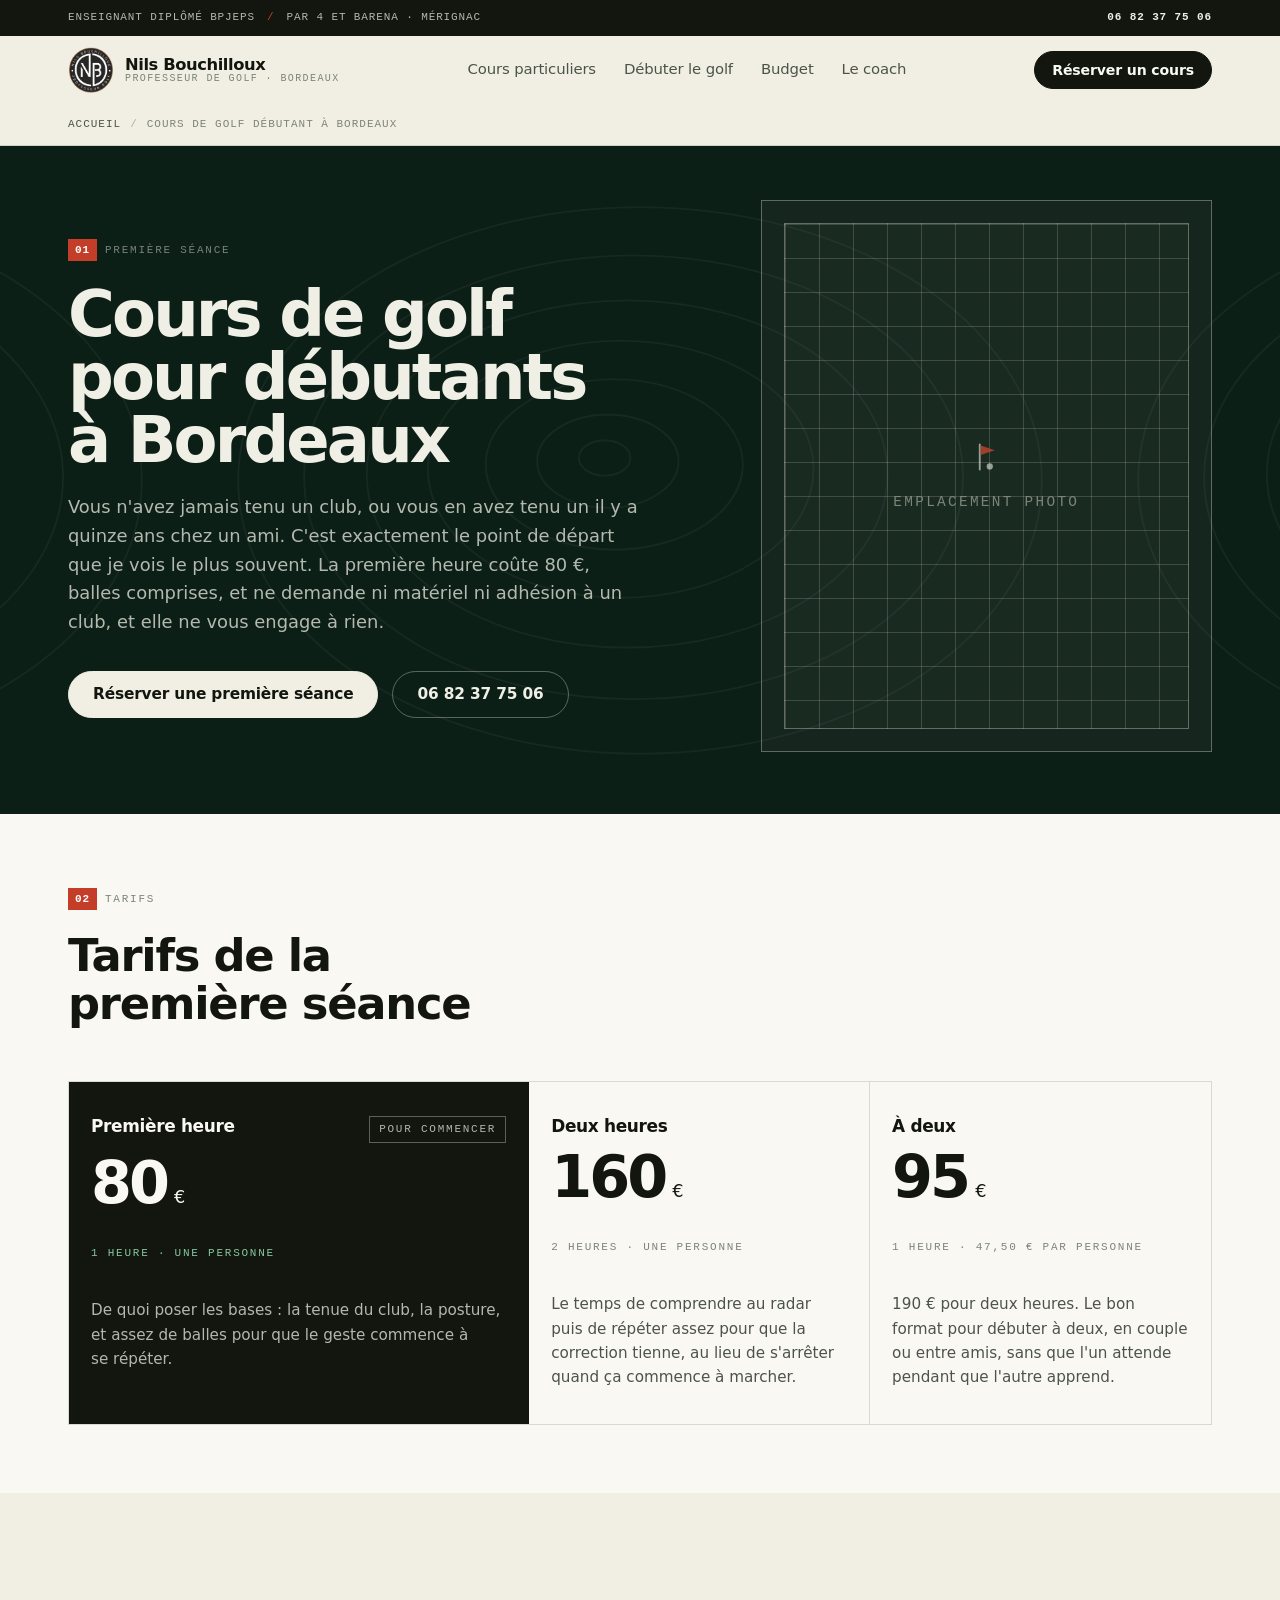
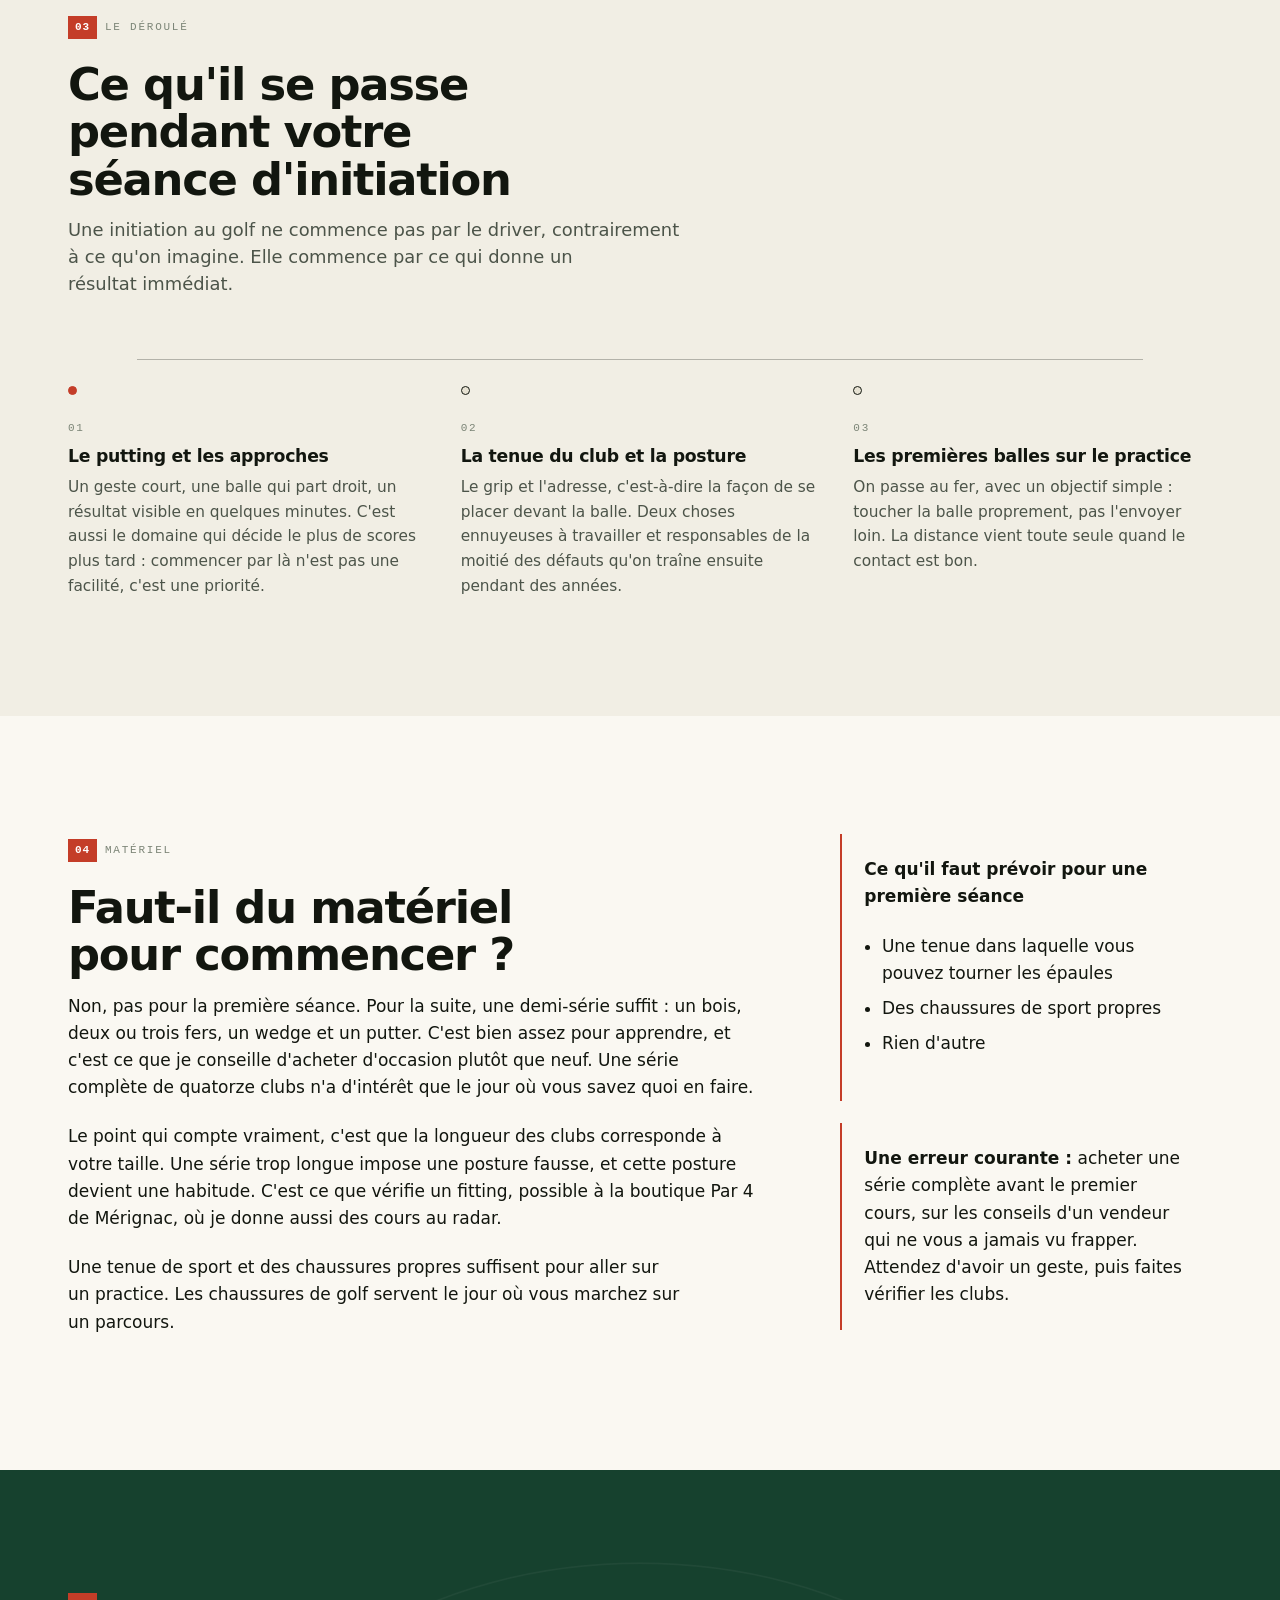
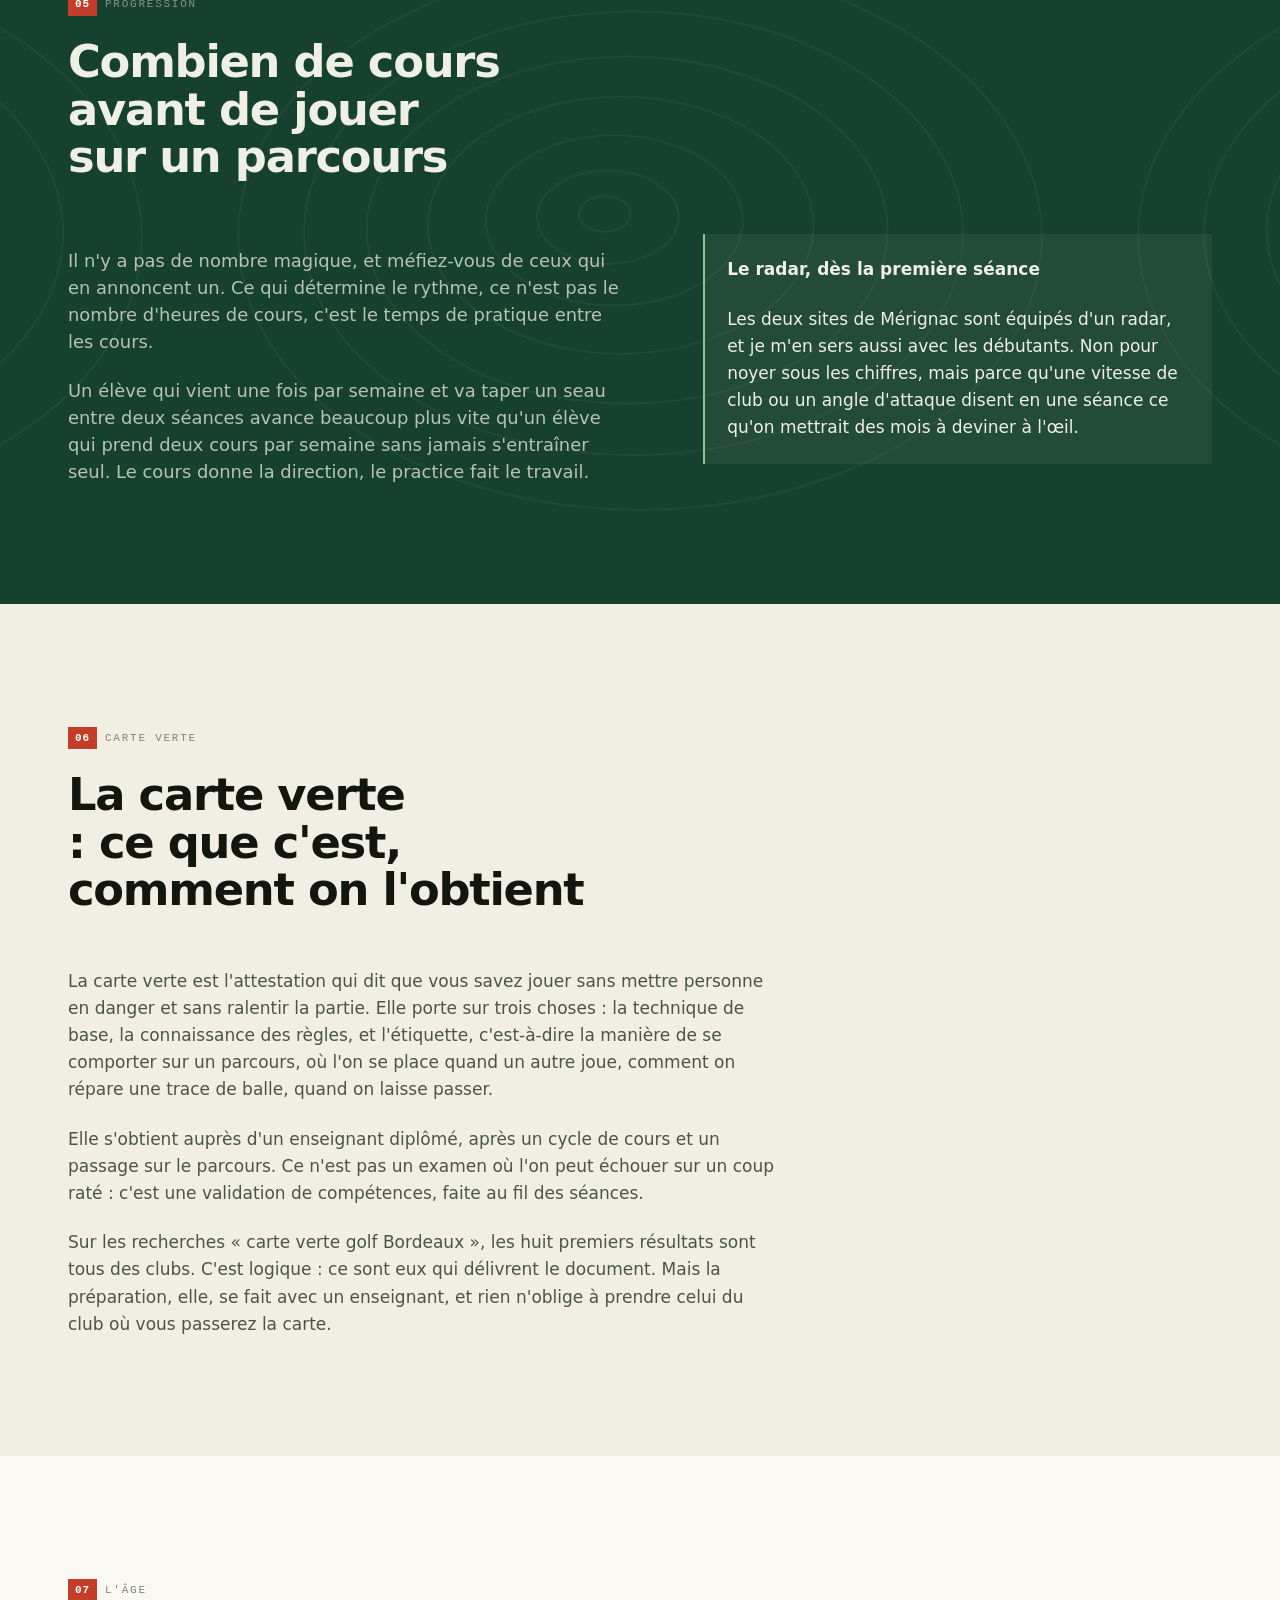
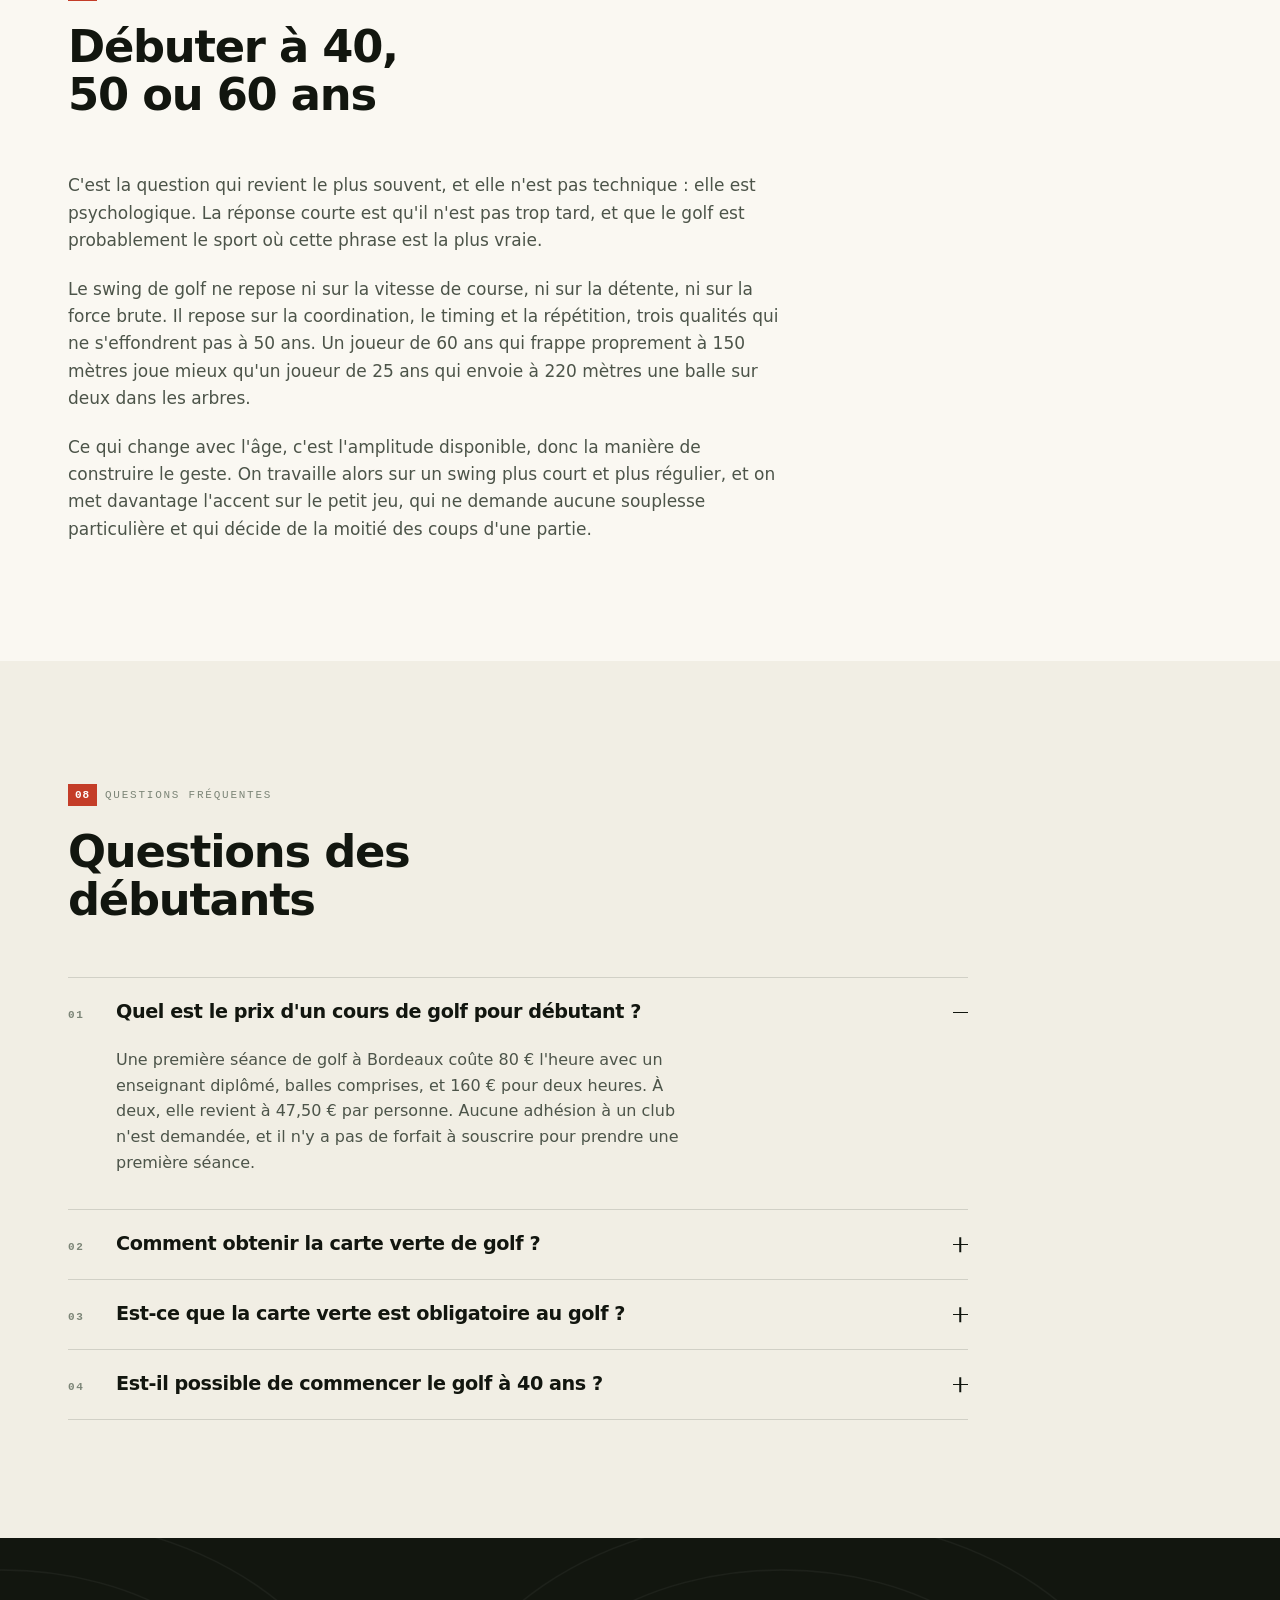
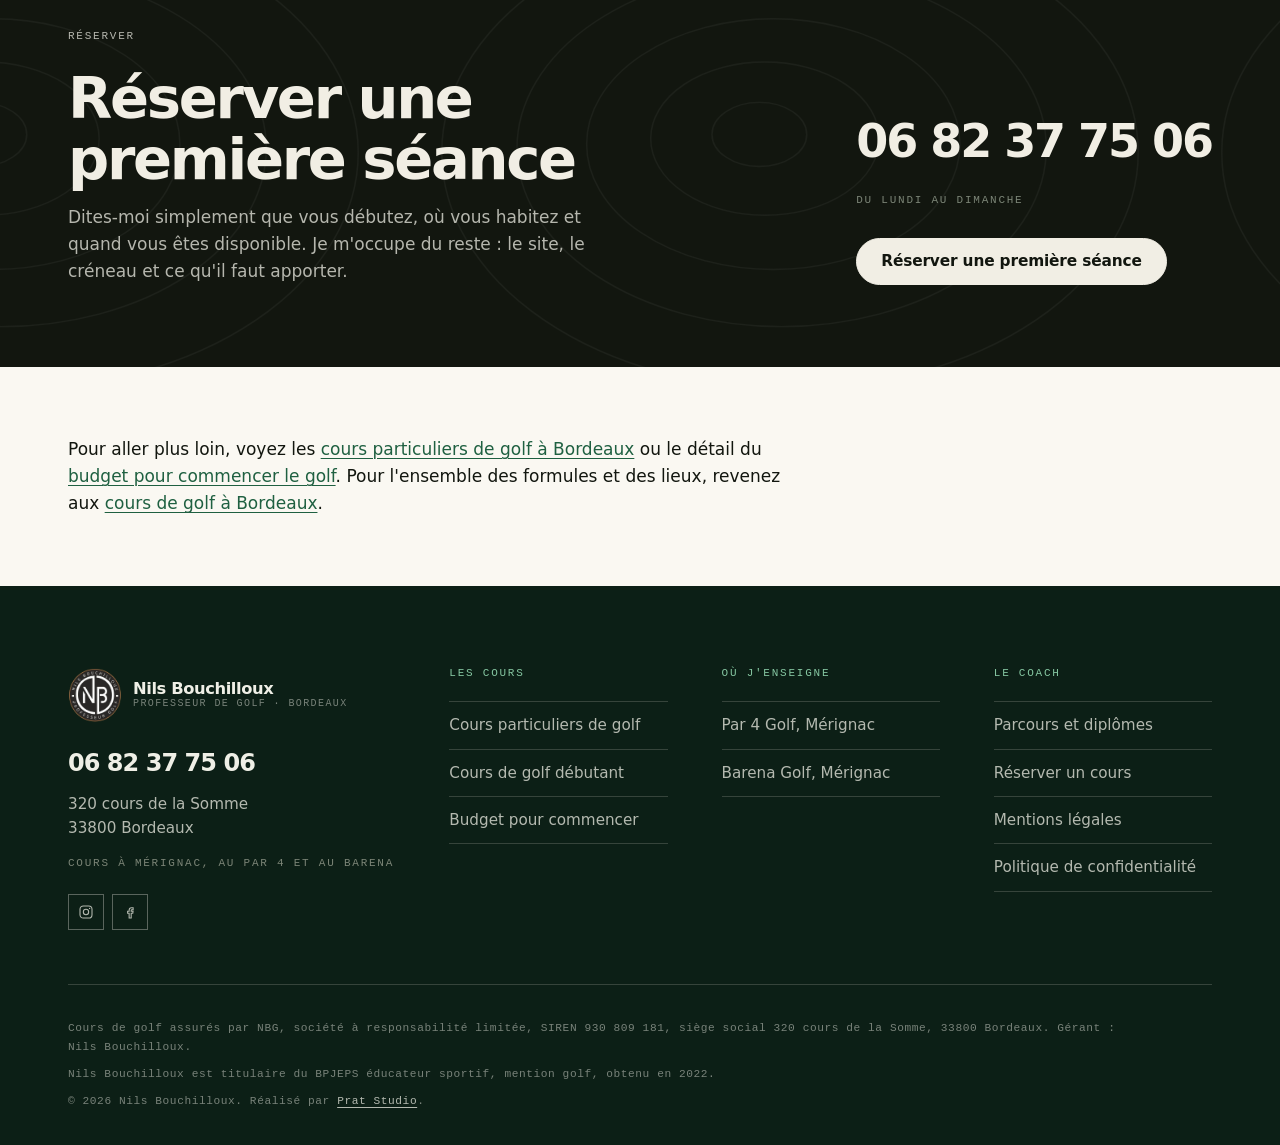
<file: cours-de-golf-debutant-bordeaux/index.html>
<!DOCTYPE html>
<html lang="fr">
<head>
<meta charset="utf-8">
<meta name="viewport" content="width=device-width, initial-scale=1">
<title>Cours de golf débutant à Bordeaux : première séance et carte verte</title>
<meta name="description" content="Premier cours de golf à Bordeaux : une séance d'initiation avec un professeur BPJEPS, 80 € l'heure au radar, balles comprises, sans matériel ni adhésion. Carte verte préparée.">
<link rel="canonical" href="https://www.nilsbouchilloux.fr/cours-de-golf-debutant-bordeaux/">
<meta name="robots" content="index, follow, max-image-preview:large">

<meta property="og:type" content="article">
<meta property="og:locale" content="fr_FR">
<meta property="og:site_name" content="Nils Bouchilloux, cours de golf à Bordeaux">
<meta property="og:title" content="Cours de golf débutant à Bordeaux : première séance et carte verte">
<meta property="og:description" content="Premier cours de golf à Bordeaux : une séance d'initiation avec un professeur BPJEPS, 80 € l'heure au radar, balles comprises, sans matériel ni adhésion.">
<meta property="og:url" content="https://www.nilsbouchilloux.fr/cours-de-golf-debutant-bordeaux/">

<script>document.documentElement.classList.add("js");</script>
<link rel="stylesheet" href="/assets/css/style.css">
<link rel="icon" href="/favicon.ico" sizes="32x32">
<link rel="icon" type="image/png" href="/assets/img/favicon-32.png" sizes="32x32">
<link rel="apple-touch-icon" href="/assets/img/favicon-180.png">
<meta name="theme-color" content="#12362A">

<script type="application/ld+json">
{
  "@context": "https://schema.org",
  "@type": "Service",
  "@id": "https://www.nilsbouchilloux.fr/cours-de-golf-debutant-bordeaux/#service",
  "serviceType": "Cours de golf pour débutant",
  "name": "Cours de golf pour débutants à Bordeaux",
  "description": "Première séance et cycle débutant encadrés par un enseignant diplômé BPJEPS, au Par 4 Golf et au Barena Golf, à Mérignac, au radar, préparation de la carte verte comprise.",
  "url": "https://www.nilsbouchilloux.fr/cours-de-golf-debutant-bordeaux/",
  "provider": { "@id": "https://www.nilsbouchilloux.fr/#business" },
  "audience": { "@type": "Audience", "audienceType": "Golfeurs débutants" },
  "areaServed": [
    { "@type": "City", "name": "Bordeaux" },
    { "@type": "AdministrativeArea", "name": "Gironde" }
  ],
  "offers": [
    { "@type": "Offer", "name": "Première heure de cours", "price": "80", "priceCurrency": "EUR", "description": "Cours particulier d'une heure, une personne" },
    { "@type": "Offer", "name": "Première séance de deux heures", "price": "160", "priceCurrency": "EUR", "description": "Cours particulier de deux heures, une personne" }
  ]
}
</script>

<script type="application/ld+json">
{
  "@context": "https://schema.org",
  "@type": "BreadcrumbList",
  "itemListElement": [
    { "@type": "ListItem", "position": 1, "name": "Accueil", "item": "https://www.nilsbouchilloux.fr/" },
    { "@type": "ListItem", "position": 2, "name": "Cours de golf débutant à Bordeaux", "item": "https://www.nilsbouchilloux.fr/cours-de-golf-debutant-bordeaux/" }
  ]
}
</script>

<script type="application/ld+json">
{
  "@context": "https://schema.org",
  "@type": "FAQPage",
  "mainEntity": [
    {
      "@type": "Question",
      "name": "Quel est le prix d'un cours de golf pour débutant ?",
      "acceptedAnswer": {
        "@type": "Answer",
        "text": "Une première séance de golf à Bordeaux coûte 80 € l'heure avec un enseignant diplômé, balles comprises, et 160 € pour deux heures. À deux, la séance revient à 47,50 € par personne. Aucune adhésion à un club n'est demandée, et il n'y a pas de forfait à souscrire pour prendre une première séance."
      }
    },
    {
      "@type": "Question",
      "name": "Est-ce que la carte verte est obligatoire au golf ?",
      "acceptedAnswer": {
        "@type": "Answer",
        "text": "La carte verte n'est pas obligatoire pour taper des balles au practice, mais la majorité des parcours de la région bordelaise la demandent pour jouer 9 ou 18 trous. Elle garantit au club que le joueur connaît les règles de sécurité et le rythme de jeu. Certains parcours acceptent les débutants lorsqu'ils sont accompagnés d'un enseignant."
      }
    },
    {
      "@type": "Question",
      "name": "Est-il possible de commencer le golf à 40 ans ?",
      "acceptedAnswer": {
        "@type": "Answer",
        "text": "Oui, et c'est même l'âge le plus courant pour s'y mettre. Le golf ne demande ni souplesse exceptionnelle ni explosivité : il demande de la coordination et de la répétition. Commencer à 40 ans laisse largement le temps d'atteindre un bon niveau, d'autant que la marge de progression est la plus forte les deux premières années."
      }
    }
  ]
}
</script>
</head>
<body>

<a class="saut-contenu" href="#contenu">Aller au contenu</a>

<div class="bandeau-haut">
  <div class="conteneur bandeau-haut__ligne">
    <div class="bandeau-haut__infos">
      <span>Enseignant diplômé BPJEPS</span>
      <span class="bandeau-haut__sep bandeau-haut__masquable" aria-hidden="true">/</span>
      <span class="bandeau-haut__masquable">Par 4 et Barena · Mérignac</span>
    </div>
    <a class="bandeau-haut__tel" href="tel:+33682377506">06 82 37 75 06</a>
  </div>
</div>

<header class="entete" data-entete>
  <div class="conteneur entete__ligne">
    <a class="logo" href="/" aria-label="Nils Bouchilloux, cours de golf à Bordeaux, accueil">
      <img class="logo__marque" src="/assets/img/logo-nils-bouchilloux.webp"
        alt="" width="256" height="262" loading="eager" decoding="async">
      <span class="logo__texte">
        <span class="logo__nom">Nils Bouchilloux</span>
        <span class="logo__metier">Professeur de golf · Bordeaux</span>
      </span>
    </a>

    <nav class="nav" aria-label="Navigation principale">
      <ul class="nav__liste">
        <li><a class="nav__lien" href="/cours-particuliers-golf-bordeaux/">Cours particuliers</a></li>
        <li><a class="nav__lien" href="/cours-de-golf-debutant-bordeaux/">Débuter le golf</a></li>
        <li><a class="nav__lien" href="/budget-debuter-golf-bordeaux/">Budget</a></li>
        <li><a class="nav__lien" href="/a-propos/">Le coach</a></li>
      </ul>
    </nav>

    <div class="entete__actions">
      <a class="bouton bouton--plein bouton--petit entete__reserver" href="/reserver/">Réserver un cours</a>
      <button class="burger" type="button" data-burger aria-controls="menu-mobile" aria-expanded="false">
        <span class="visuellement-cache">Ouvrir le menu</span>
        <span aria-hidden="true"></span><span aria-hidden="true"></span><span aria-hidden="true"></span>
      </button>
    </div>
  </div>
</header>

<nav class="menu-mobile" id="menu-mobile" data-menu-mobile aria-label="Navigation mobile">
  <div class="conteneur">
    <ul class="menu-mobile__liste">
      <li><a class="menu-mobile__lien" href="/cours-particuliers-golf-bordeaux/"><span><span class="menu-mobile__num">01</span>Cours particuliers</span></a></li>
      <li><a class="menu-mobile__lien" href="/cours-de-golf-debutant-bordeaux/"><span><span class="menu-mobile__num">02</span>Débuter le golf</span></a></li>
      <li><a class="menu-mobile__lien" href="/budget-debuter-golf-bordeaux/"><span><span class="menu-mobile__num">03</span>Budget pour débuter</span></a></li>
      <li><a class="menu-mobile__lien" href="/a-propos/"><span><span class="menu-mobile__num">04</span>Le coach</span></a></li>
      <li><a class="menu-mobile__lien" href="/reserver/"><span><span class="menu-mobile__num">05</span>Réserver</span></a></li>
    </ul>
    <div class="menu-mobile__actions">
      <a class="bouton bouton--plein bouton--large" href="/reserver/">Réserver un cours</a>
      <a class="bouton bouton--contour bouton--large" href="tel:+33682377506">06 82 37 75 06</a>
    </div>
    <div class="menu-mobile__pied">
      <p class="tech">Par 4 et Barena · Mérignac</p>
    </div>
  </div>
</nav>

<nav class="fil" aria-label="Fil d'Ariane">
  <div class="conteneur">
    <ol>
      <li><a href="/">Accueil</a></li>
      <li><span aria-current="page">Cours de golf débutant à Bordeaux</span></li>
    </ol>
  </div>
</nav>

<main id="contenu">

  <section class="heros heros--page" aria-label="Présentation">
    <div class="conteneur heros__grille">
      <div class="heros__texte">
        <p class="repere repere--clair"><span class="repere__num">01</span> Première séance</p>
        <h1>Cours de golf pour débutants à Bordeaux</h1>
        <p class="heros__chapeau">
          Vous n'avez jamais tenu un club, ou vous en avez tenu un il y a quinze ans
          chez un ami. C'est exactement le point de départ que je vois le plus souvent.
          La première heure coûte 80 €, balles comprises, et ne demande ni matériel ni adhésion à un
          club, et elle ne vous engage à rien.
        </p>
        <div class="groupe-boutons">
          <a class="bouton bouton--clair" href="/reserver/">Réserver une première séance</a>
          <a class="bouton bouton--contour-clair" href="tel:+33682377506">06 82 37 75 06</a>
        </div>
      </div>
      <div class="heros__media">
        <div class="trace">
          <div class="photo-attendue">
            <svg class="photo-attendue__drapeau" viewBox="0 0 64 64" fill="none" aria-hidden="true"><path d="M22 12v40" stroke="currentColor" stroke-width="3" stroke-linecap="round"/><path d="M23.6 13.6 46 21 23.6 28.6z" fill="#C0442E"/><circle cx="38" cy="47" r="5" fill="currentColor"/></svg>
            <p class="tech">emplacement photo</p>
            <p data-en-attente><span class="a-confirmer">[[À CONFIRMER : photo d'un débutant en cours, de dos, sur le practice]]</span></p>
          </div>
        </div>
      </div>
    </div>
  </section>

  <section class="section section--clair section--serree" id="tarifs">
    <div class="conteneur">
      <div class="entete-section">
        <p class="repere"><span class="repere__num">02</span> Tarifs</p>
        <h2>Tarifs de la première séance</h2>
      </div>
      <div class="grille-tarifs" data-reveler>
        <article class="tarif tarif--phare">
          <div class="tarif__entete">
            <h3 class="tarif__nom">Première heure</h3>
            <span class="marqueur marqueur--clair">Pour commencer</span>
          </div>
          <p class="tarif__prix">80 <small>€</small></p>
          <p class="tarif__unite">1 heure · une personne</p>
          <p class="tarif__detail">
            De quoi poser les bases : la tenue du club, la posture, et assez de
            balles pour que le geste commence à se répéter.
          </p>
        </article>

        <article class="tarif">
          <div class="tarif__entete">
            <h3 class="tarif__nom">Deux heures</h3>
          </div>
          <p class="tarif__prix">160 <small>€</small></p>
          <p class="tarif__unite">2 heures · une personne</p>
          <p class="tarif__detail">
            Le temps de comprendre au radar puis de répéter assez pour que la
            correction tienne, au lieu de s'arrêter quand ça commence à marcher.
          </p>
        </article>

        <article class="tarif">
          <div class="tarif__entete">
            <h3 class="tarif__nom">À deux</h3>
          </div>
          <p class="tarif__prix">95 <small>€</small></p>
          <p class="tarif__unite">1 heure · 47,50 € par personne</p>
          <p class="tarif__detail">
            190 € pour deux heures. Le bon format pour débuter à deux, en couple
            ou entre amis, sans que l'un attende pendant que l'autre apprend.
          </p>
        </article>
      </div>
    </div>
  </section>

  <section class="section section--papier">
    <div class="conteneur">
      <div class="entete-section">
        <p class="repere"><span class="repere__num">03</span> Le déroulé</p>
        <h2>Ce qu'il se passe pendant votre séance d'initiation</h2>
        <p class="intro-section">
          Une initiation au golf ne commence pas par le driver, contrairement à ce
          qu'on imagine. Elle commence par ce qui donne un résultat immédiat.
        </p>
      </div>

      <ol class="deroule">
        <li class="deroule__jalon">
          <span class="deroule__num">01</span>
          <h3>Le putting et les approches</h3>
          <p>
            Un geste court, une balle qui part droit, un résultat visible en quelques
            minutes. C'est aussi le domaine qui décide le plus de scores plus tard :
            commencer par là n'est pas une facilité, c'est une priorité.
          </p>
        </li>
        <li class="deroule__jalon">
          <span class="deroule__num">02</span>
          <h3>La tenue du club et la posture</h3>
          <p>
            Le grip et l'adresse, c'est-à-dire la façon de se placer devant la balle.
            Deux choses ennuyeuses à travailler et responsables de la moitié des
            défauts qu'on traîne ensuite pendant des années.
          </p>
        </li>
        <li class="deroule__jalon">
          <span class="deroule__num">03</span>
          <h3>Les premières balles sur le practice</h3>
          <p>
            On passe au fer, avec un objectif simple : toucher la balle proprement,
            pas l'envoyer loin. La distance vient toute seule quand le contact est bon.
          </p>
        </li>
      </ol>
    </div>
  </section>

  <section class="section section--clair">
    <div class="conteneur">
      <div class="duo duo--texte-large">
        <div>
          <p class="repere"><span class="repere__num">04</span> Matériel</p>
          <h2>Faut-il du matériel pour commencer ?</h2>
          <p>
            Non, pas pour la première séance. Pour la suite, une demi-série suffit :
            un bois, deux ou trois fers, un wedge et un putter. C'est bien assez pour
            apprendre, et c'est ce que je conseille d'acheter d'occasion plutôt que
            neuf. Une série complète de quatorze clubs n'a d'intérêt que le jour où
            vous savez quoi en faire.
          </p>
          <p>
            <span class="a-confirmer">[[À CONFIRMER : Nils prête-t-il des clubs pour une première séance, et sur quels sites ?]]</span>
          </p>
          <p>
            Le point qui compte vraiment, c'est que la longueur des clubs corresponde
            à votre taille. Une série trop longue impose une posture fausse, et cette
            posture devient une habitude. C'est ce que vérifie un fitting, possible à
            la boutique Par 4 de Mérignac, où je donne aussi des cours au radar.
          </p>
          <p>
            Une tenue de sport et des chaussures propres suffisent pour aller sur un
            practice. Les chaussures de golf servent le jour où vous marchez sur un
            parcours.
          </p>
        </div>
        <div>
          <div class="encadre">
            <p><strong>Ce qu'il faut prévoir pour une première séance</strong></p>
            <ul>
              <li>Une tenue dans laquelle vous pouvez tourner les épaules</li>
              <li>Des chaussures de sport propres</li>
              <li>Rien d'autre</li>
            </ul>
          </div>
          <div class="encadre encadre--drapeau">
            <p>
              <strong>Une erreur courante :</strong> acheter une série complète avant
              le premier cours, sur les conseils d'un vendeur qui ne vous a jamais vu
              frapper. Attendez d'avoir un geste, puis faites vérifier les clubs.
            </p>
          </div>
        </div>
      </div>
    </div>
  </section>

  <section class="section section--vert">
    <div class="conteneur">
      <div class="entete-section">
        <p class="repere repere--clair"><span class="repere__num">05</span> Progression</p>
        <h2>Combien de cours avant de jouer sur un parcours</h2>
      </div>
      <div class="duo">
        <div>
          <p class="intro-section">
            Il n'y a pas de nombre magique, et méfiez-vous de ceux qui en annoncent un.
            Ce qui détermine le rythme, ce n'est pas le nombre d'heures de cours, c'est
            le temps de pratique entre les cours.
          </p>
          <p class="intro-section">
            Un élève qui vient une fois par semaine et va taper un seau entre deux
            séances avance beaucoup plus vite qu'un élève qui prend deux cours par
            semaine sans jamais s'entraîner seul. Le cours donne la direction, le
            practice fait le travail.
          </p>
        </div>
        <div>
          <div class="encadre">
            <p><strong>Le radar, dès la première séance</strong></p>
            <p>
              Les deux sites de Mérignac sont équipés d'un radar, et je m'en sers
              aussi avec les débutants. Non pour noyer sous les chiffres, mais parce
              qu'une vitesse de club ou un angle d'attaque disent en une séance ce
              qu'on mettrait des mois à deviner à l'œil.
            </p>
          </div>
        </div>
      </div>
    </div>
  </section>

  <section class="section section--papier" id="carte-verte">
    <div class="conteneur">
      <div class="entete-section">
        <p class="repere"><span class="repere__num">06</span> Carte verte</p>
        <h2>La carte verte : ce que c'est, comment on l'obtient</h2>
      </div>
      <div class="prose">
        <p>
          La carte verte est l'attestation qui dit que vous savez jouer sans mettre
          personne en danger et sans ralentir la partie. Elle porte sur trois choses :
          la technique de base, la connaissance des règles, et l'étiquette, c'est-à-dire
          la manière de se comporter sur un parcours, où l'on se place quand un autre
          joue, comment on répare une trace de balle, quand on laisse passer.
        </p>
        <p>
          Elle s'obtient auprès d'un enseignant diplômé, après un cycle de cours et un
          passage sur le parcours. Ce n'est pas un examen où l'on peut échouer sur un
          coup raté : c'est une validation de compétences, faite au fil des séances.
        </p>
        <p>
          <span class="a-confirmer">[[À CONFIRMER : nombre de séances moyen pour la carte verte chez Nils, durée totale, tarif du cycle, et lieu du passage de la carte verte, puisque ni le Par 4 ni le Barena n'ont de parcours]]</span>
        </p>
        <p>
          Sur les recherches « carte verte golf Bordeaux », les huit premiers résultats
          sont tous des clubs. C'est logique : ce sont eux qui délivrent le document.
          Mais la préparation, elle, se fait avec un enseignant, et rien n'oblige à
          prendre celui du club où vous passerez la carte.
        </p>
      </div>
    </div>
  </section>

  <section class="section section--clair">
    <div class="conteneur">
      <div class="entete-section">
        <p class="repere"><span class="repere__num">07</span> L'âge</p>
        <h2>Débuter à 40, 50 ou 60 ans</h2>
      </div>
      <div class="prose">
        <p>
          C'est la question qui revient le plus souvent, et elle n'est pas technique :
          elle est psychologique. La réponse courte est qu'il n'est pas trop tard, et
          que le golf est probablement le sport où cette phrase est la plus vraie.
        </p>
        <p>
          Le swing de golf ne repose ni sur la vitesse de course, ni sur la détente, ni
          sur la force brute. Il repose sur la coordination, le timing et la
          répétition, trois qualités qui ne s'effondrent pas à 50 ans. Un joueur de
          60 ans qui frappe proprement à 150 mètres joue mieux qu'un joueur de 25 ans
          qui envoie à 220 mètres une balle sur deux dans les arbres.
        </p>
        <p>
          Ce qui change avec l'âge, c'est l'amplitude disponible, donc la manière de
          construire le geste. On travaille alors sur un swing plus court et plus
          régulier, et on met davantage l'accent sur le petit jeu, qui ne demande
          aucune souplesse particulière et qui décide de la moitié des coups d'une
          partie.
        </p>
      </div>
    </div>
  </section>

  <section class="section section--papier">
    <div class="conteneur">
      <div class="entete-section">
        <p class="repere"><span class="repere__num">08</span> Questions fréquentes</p>
        <h2>Questions des débutants</h2>
      </div>

      <div class="questions">
        <article class="question">
          <h3 class="question__titre">
            <button class="question__bouton" type="button" data-accordeon-bouton aria-controls="qd-01" aria-expanded="true">
              <span class="question__num">01</span>
              <span>Quel est le prix d'un cours de golf pour débutant ?</span>
              <span class="question__signe" aria-hidden="true"></span>
            </button>
          </h3>
          <div class="question__panneau est-ouvert" id="qd-01" role="region">
            <div class="question__interieur">
              <div class="question__reponse">
                <p>
                  Une première séance de golf à Bordeaux coûte 80 € l'heure avec un
                  enseignant diplômé, balles comprises, et 160 € pour deux heures. À deux, elle revient
                  à 47,50 € par personne. Aucune adhésion à un club n'est demandée, et
                  il n'y a pas de forfait à souscrire pour prendre une première séance.
                </p>
              </div>
            </div>
          </div>
        </article>

        <article class="question">
          <h3 class="question__titre">
            <button class="question__bouton" type="button" data-accordeon-bouton aria-controls="qd-02" aria-expanded="false">
              <span class="question__num">02</span>
              <span>Comment obtenir la carte verte de golf ?</span>
              <span class="question__signe" aria-hidden="true"></span>
            </button>
          </h3>
          <div class="question__panneau" id="qd-02" role="region">
            <div class="question__interieur">
              <div class="question__reponse">
                <p>
                  La carte verte atteste que vous maîtrisez les règles et l'étiquette du
                  golf, condition d'accès à la plupart des parcours. Elle s'obtient
                  après un cycle de cours couvrant la technique, les règles et un
                  passage sur le parcours, validé par un enseignant diplômé.
                  <span class="a-confirmer">[[À CONFIRMER : nombre de séances, durée et tarif du cycle carte verte chez Nils]]</span>
                </p>
              </div>
            </div>
          </div>
        </article>

        <article class="question">
          <h3 class="question__titre">
            <button class="question__bouton" type="button" data-accordeon-bouton aria-controls="qd-03" aria-expanded="false">
              <span class="question__num">03</span>
              <span>Est-ce que la carte verte est obligatoire au golf ?</span>
              <span class="question__signe" aria-hidden="true"></span>
            </button>
          </h3>
          <div class="question__panneau" id="qd-03" role="region">
            <div class="question__interieur">
              <div class="question__reponse">
                <p>
                  La carte verte n'est pas obligatoire pour taper des balles au
                  practice, mais la majorité des parcours de la région bordelaise la
                  demandent pour jouer 9 ou 18 trous. Elle garantit au club que le
                  joueur connaît les règles de sécurité et le rythme de jeu. Certains
                  parcours acceptent les débutants lorsqu'ils sont accompagnés d'un
                  enseignant.
                  <span class="a-confirmer">[[À CONFIRMER : sur quel parcours Nils emmène désormais les débutants, les deux sites de Mérignac n'en ayant pas]]</span>
                </p>
              </div>
            </div>
          </div>
        </article>

        <article class="question">
          <h3 class="question__titre">
            <button class="question__bouton" type="button" data-accordeon-bouton aria-controls="qd-04" aria-expanded="false">
              <span class="question__num">04</span>
              <span>Est-il possible de commencer le golf à 40 ans ?</span>
              <span class="question__signe" aria-hidden="true"></span>
            </button>
          </h3>
          <div class="question__panneau" id="qd-04" role="region">
            <div class="question__interieur">
              <div class="question__reponse">
                <p>
                  Oui, et c'est même l'âge le plus courant pour s'y mettre. Le golf ne
                  demande ni souplesse exceptionnelle ni explosivité : il demande de la
                  coordination et de la répétition. Commencer à 40 ans laisse largement
                  le temps d'atteindre un bon niveau, d'autant que la marge de
                  progression est la plus forte les deux premières années.
                </p>
              </div>
            </div>
          </div>
        </article>
      </div>
    </div>
  </section>

  <section class="appel">
    <div class="conteneur appel__grille" data-reveler>
      <div>
        <p class="repere">Réserver</p>
        <h2>Réserver une première séance</h2>
        <p>Dites-moi simplement que vous débutez, où vous habitez et quand vous êtes
          disponible. Je m'occupe du reste : le site, le créneau et ce qu'il faut
          apporter.</p>
      </div>
      <div class="appel__colonne">
        <a class="appel__tel" href="tel:+33682377506">06 82 37 75 06</a>
        <span class="tech">Du lundi au dimanche</span>
        <div class="groupe-boutons" style="margin-top:var(--e3)">
          <a class="bouton bouton--clair" href="/reserver/">Réserver une première séance</a>
        </div>
      </div>
    </div>
  </section>

  <section class="section section--clair section--serree">
    <div class="conteneur">
      <p class="prose">Pour aller plus loin, voyez les
        <a href="/cours-particuliers-golf-bordeaux/">cours particuliers de golf à Bordeaux</a>
        ou le détail du
        <a href="/budget-debuter-golf-bordeaux/">budget pour commencer le golf</a>. Pour l'ensemble des formules et des lieux, revenez aux <a href="/">cours de golf à Bordeaux</a>.</p>
    </div>
  </section>

</main>
<footer class="pied">
  <div class="conteneur">
    <div class="pied__grille">
      <div>
        <a class="logo pied__logo" href="/" aria-label="Nils Bouchilloux, accueil">
          <img class="logo__marque" src="/assets/img/logo-nils-bouchilloux.webp" alt="" width="256" height="262" loading="lazy" decoding="async">
          <span class="logo__texte">
            <span class="logo__nom">Nils Bouchilloux</span>
            <span class="logo__metier">Professeur de golf · Bordeaux</span>
          </span>
        </a>
        <a class="pied__tel" href="tel:+33682377506">06 82 37 75 06</a>
        <address class="pied__adresse">
          320 cours de la Somme<br>
          33800 Bordeaux
        </address>
        <p class="tech">Cours à Mérignac, au Par 4 et au Barena</p>
        <p data-en-attente><span class="a-confirmer">[[À CONFIRMER : adresse e-mail professionnelle à afficher]]</span></p>
        <div class="pied__reseaux">
          <a href="https://www.instagram.com/nils_golf_/" rel="me noopener" target="_blank" aria-label="Instagram de Nils Bouchilloux">
            <svg viewBox="0 0 24 24" fill="none" stroke="currentColor" stroke-width="1.6" aria-hidden="true"><rect x="3" y="3" width="18" height="18" rx="5"/><circle cx="12" cy="12" r="4"/><circle cx="17.4" cy="6.6" r="1" fill="currentColor" stroke="none"/></svg>
          </a>
          <a href="https://www.facebook.com/nils.bouchilloux" rel="me noopener" target="_blank" aria-label="Facebook de Nils Bouchilloux">
            <svg viewBox="0 0 24 24" fill="none" stroke="currentColor" stroke-width="1.6" aria-hidden="true"><path d="M14.5 8.5h2.2V5.6h-2.5c-2.2 0-3.5 1.3-3.5 3.6v1.7H8.4v3h2.3V21h3.1v-7.1h2.4l.4-3h-2.8V9.6c0-.8.3-1.1.7-1.1Z"/></svg>
          </a>
        </div>
      </div>

      <div>
        <h2 class="pied__titre">Les cours</h2>
        <ul class="pied__liste">
          <li><a href="/cours-particuliers-golf-bordeaux/">Cours particuliers de golf</a></li>
          <li><a href="/cours-de-golf-debutant-bordeaux/">Cours de golf débutant</a></li>
          <li><a href="/budget-debuter-golf-bordeaux/">Budget pour commencer</a></li>
        </ul>
      </div>

      <div>
        <h2 class="pied__titre">Où j'enseigne</h2>
        <ul class="pied__liste">
          <li><a href="/#lieux">Par 4 Golf, Mérignac</a></li>
          <li><a href="/#lieux">Barena Golf, Mérignac</a></li>
        </ul>
      </div>

      <div>
        <h2 class="pied__titre">Le coach</h2>
        <ul class="pied__liste">
          <li><a href="/a-propos/">Parcours et diplômes</a></li>
          <li><a href="/reserver/">Réserver un cours</a></li>
          <li><a href="/mentions-legales/">Mentions légales</a></li>
          <li><a href="/politique-de-confidentialite/">Politique de confidentialité</a></li>
        </ul>
      </div>
    </div>

    <div class="pied__bas">
      <p>
        Cours de golf assurés par NBG, société à responsabilité limitée,
        SIREN 930 809 181, siège social 320 cours de la Somme, 33800 Bordeaux.
        Gérant : Nils Bouchilloux.
      </p>
      <p data-en-attente>
        Capital social : <span class="a-confirmer">[[À CONFIRMER : capital social]]</span>.
      </p>
      <p>Nils Bouchilloux est titulaire du BPJEPS éducateur sportif, mention golf, obtenu en 2022.</p>
      <p>&copy; <span data-annee>2026</span> Nils Bouchilloux. Réalisé par <a href="https://www.pratstudio.fr" rel="noopener" target="_blank">Prat Studio</a>.</p>
    </div>
  </div>
</footer>

<div class="barre-appel" data-barre-appel>
  <a class="bouton bouton--contour bouton--petit" href="tel:+33682377506">Appeler</a>
  <a class="bouton bouton--plein bouton--petit" href="/reserver/">Réserver un cours</a>
</div>

<script src="/assets/js/main.js" defer></script>
</body>
</html>
</file>
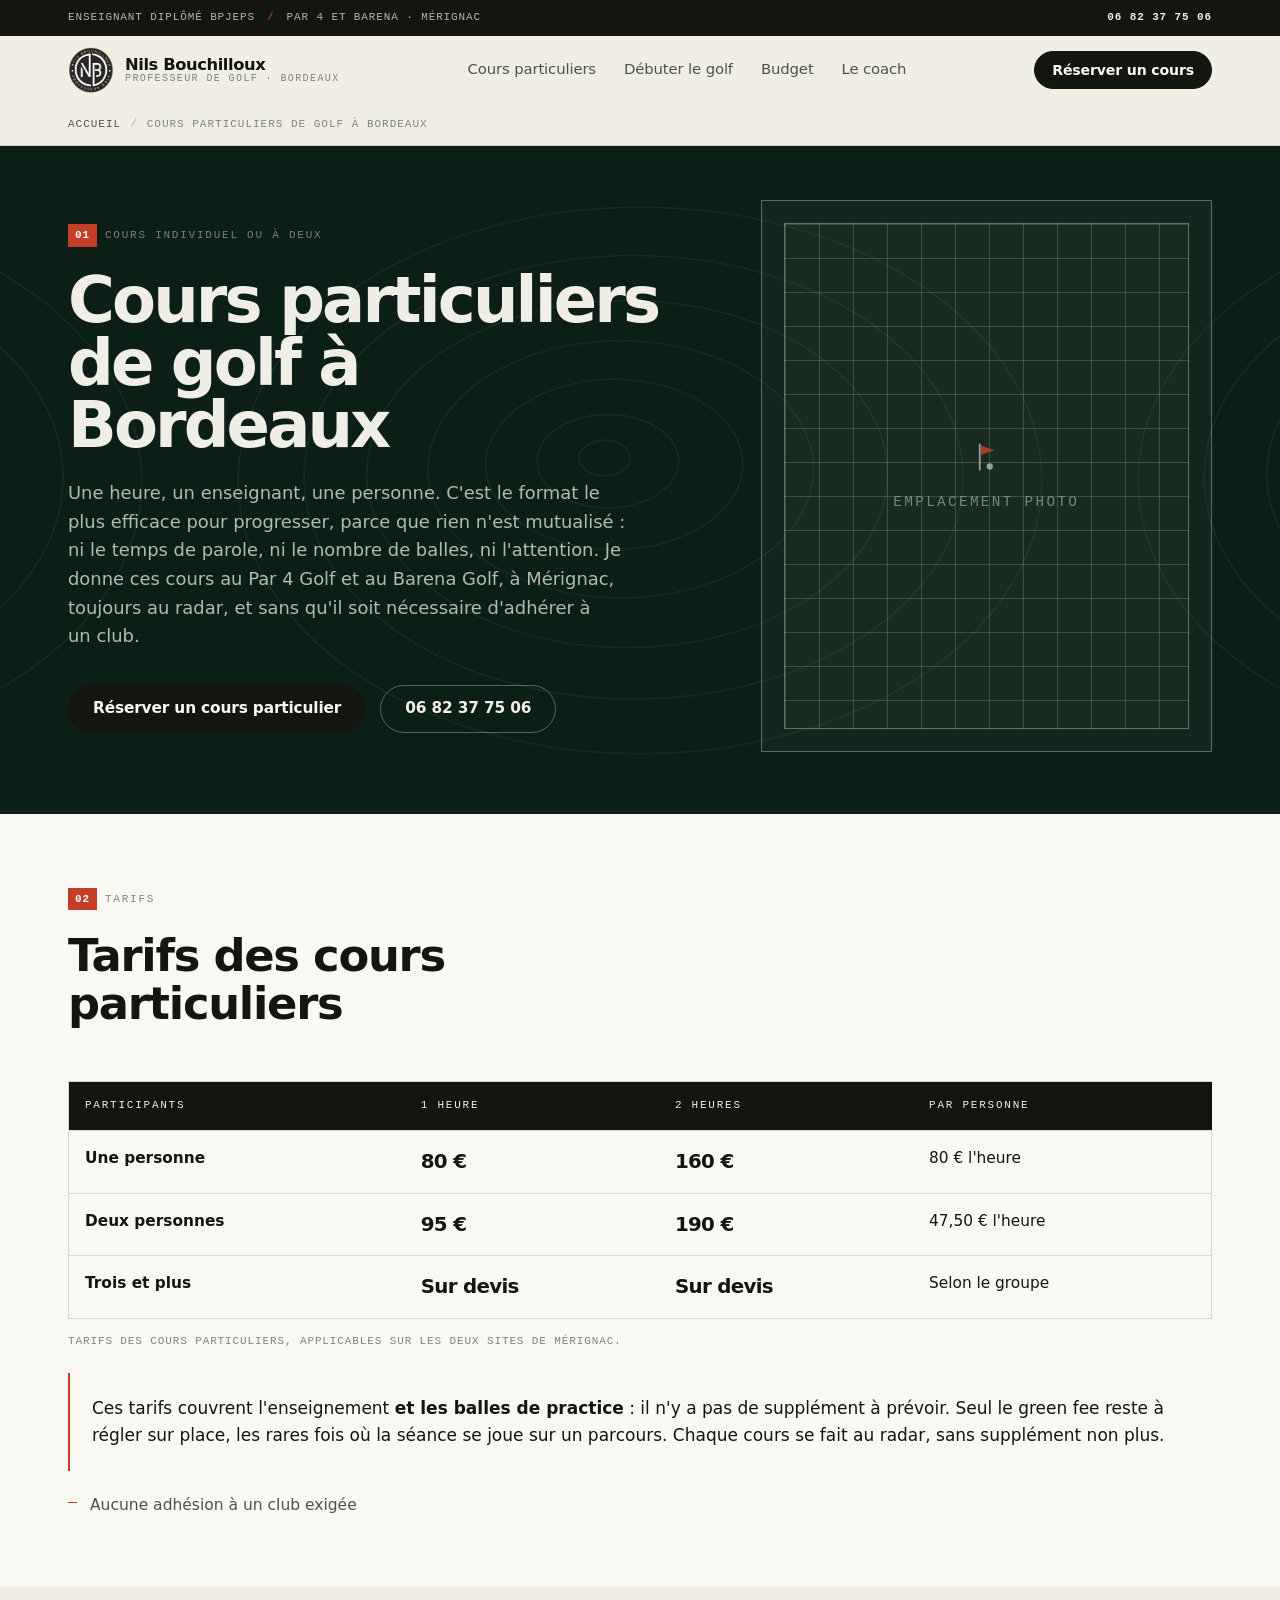
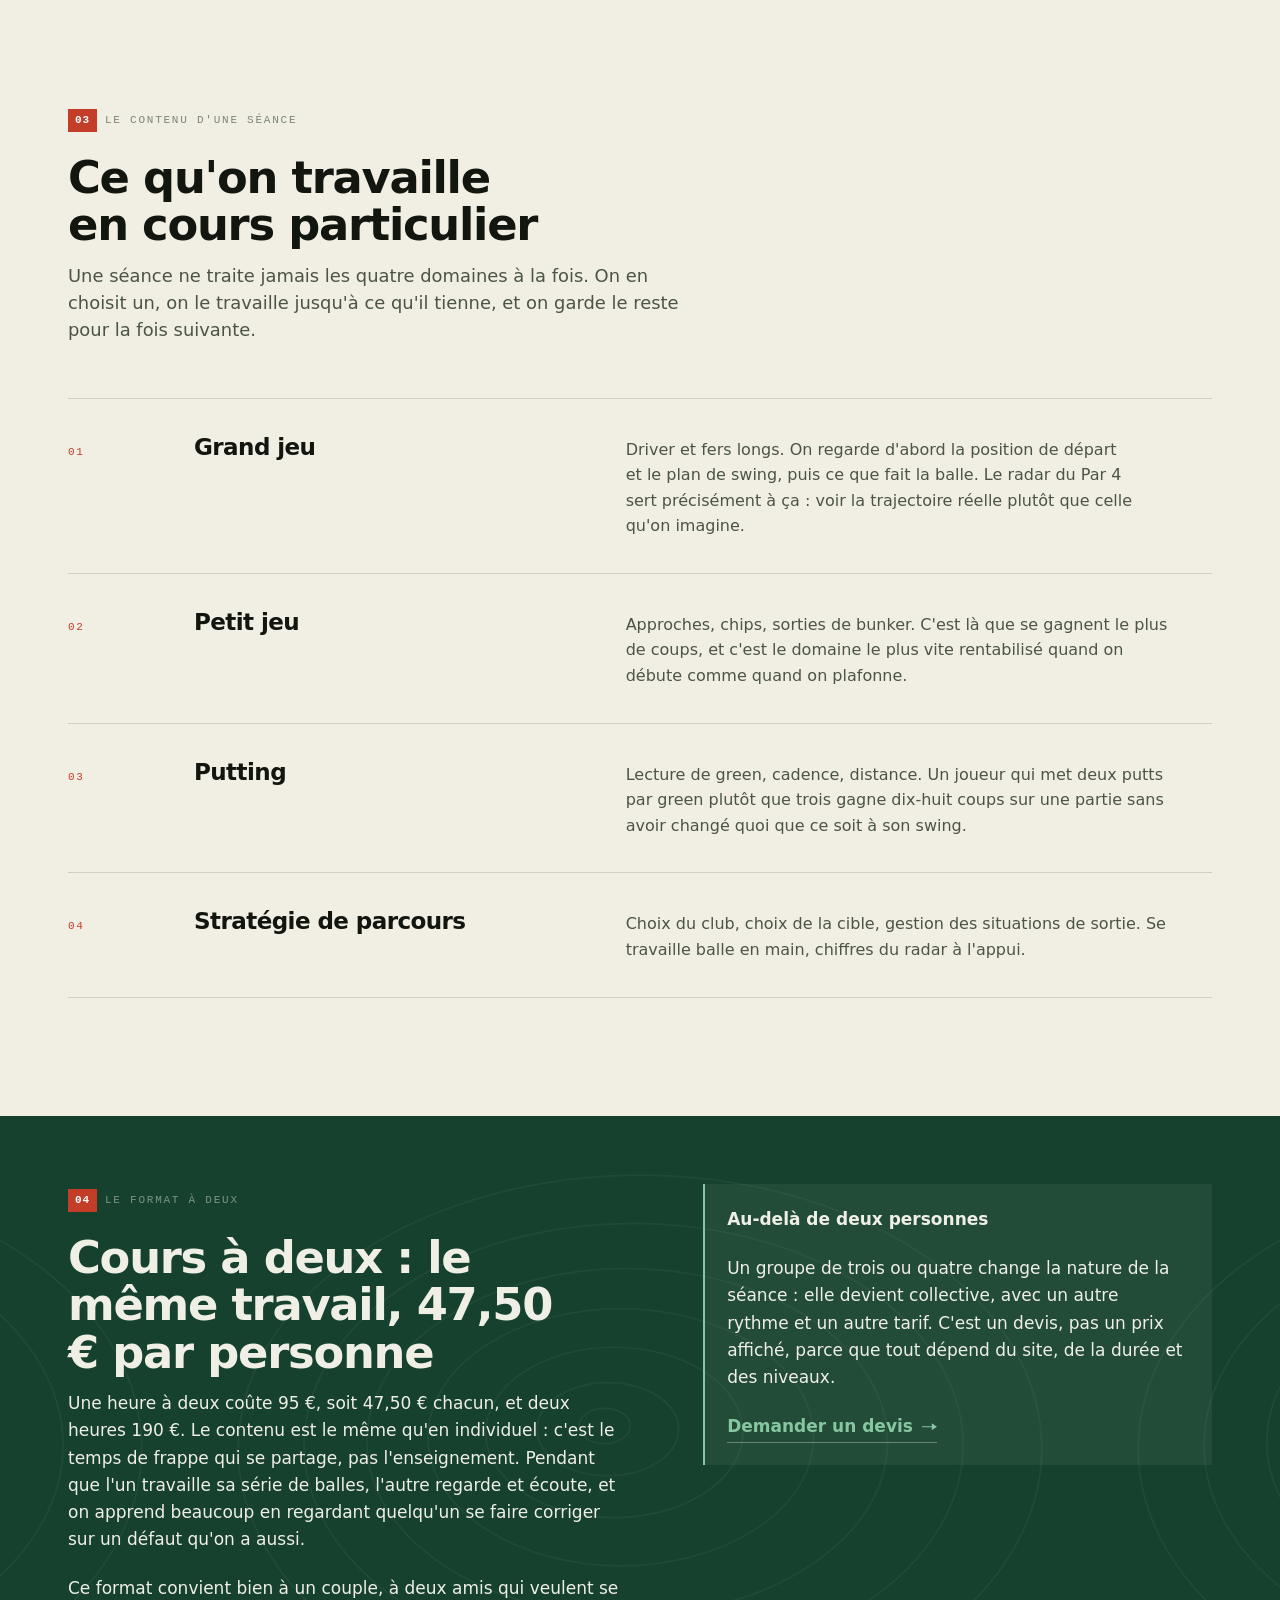
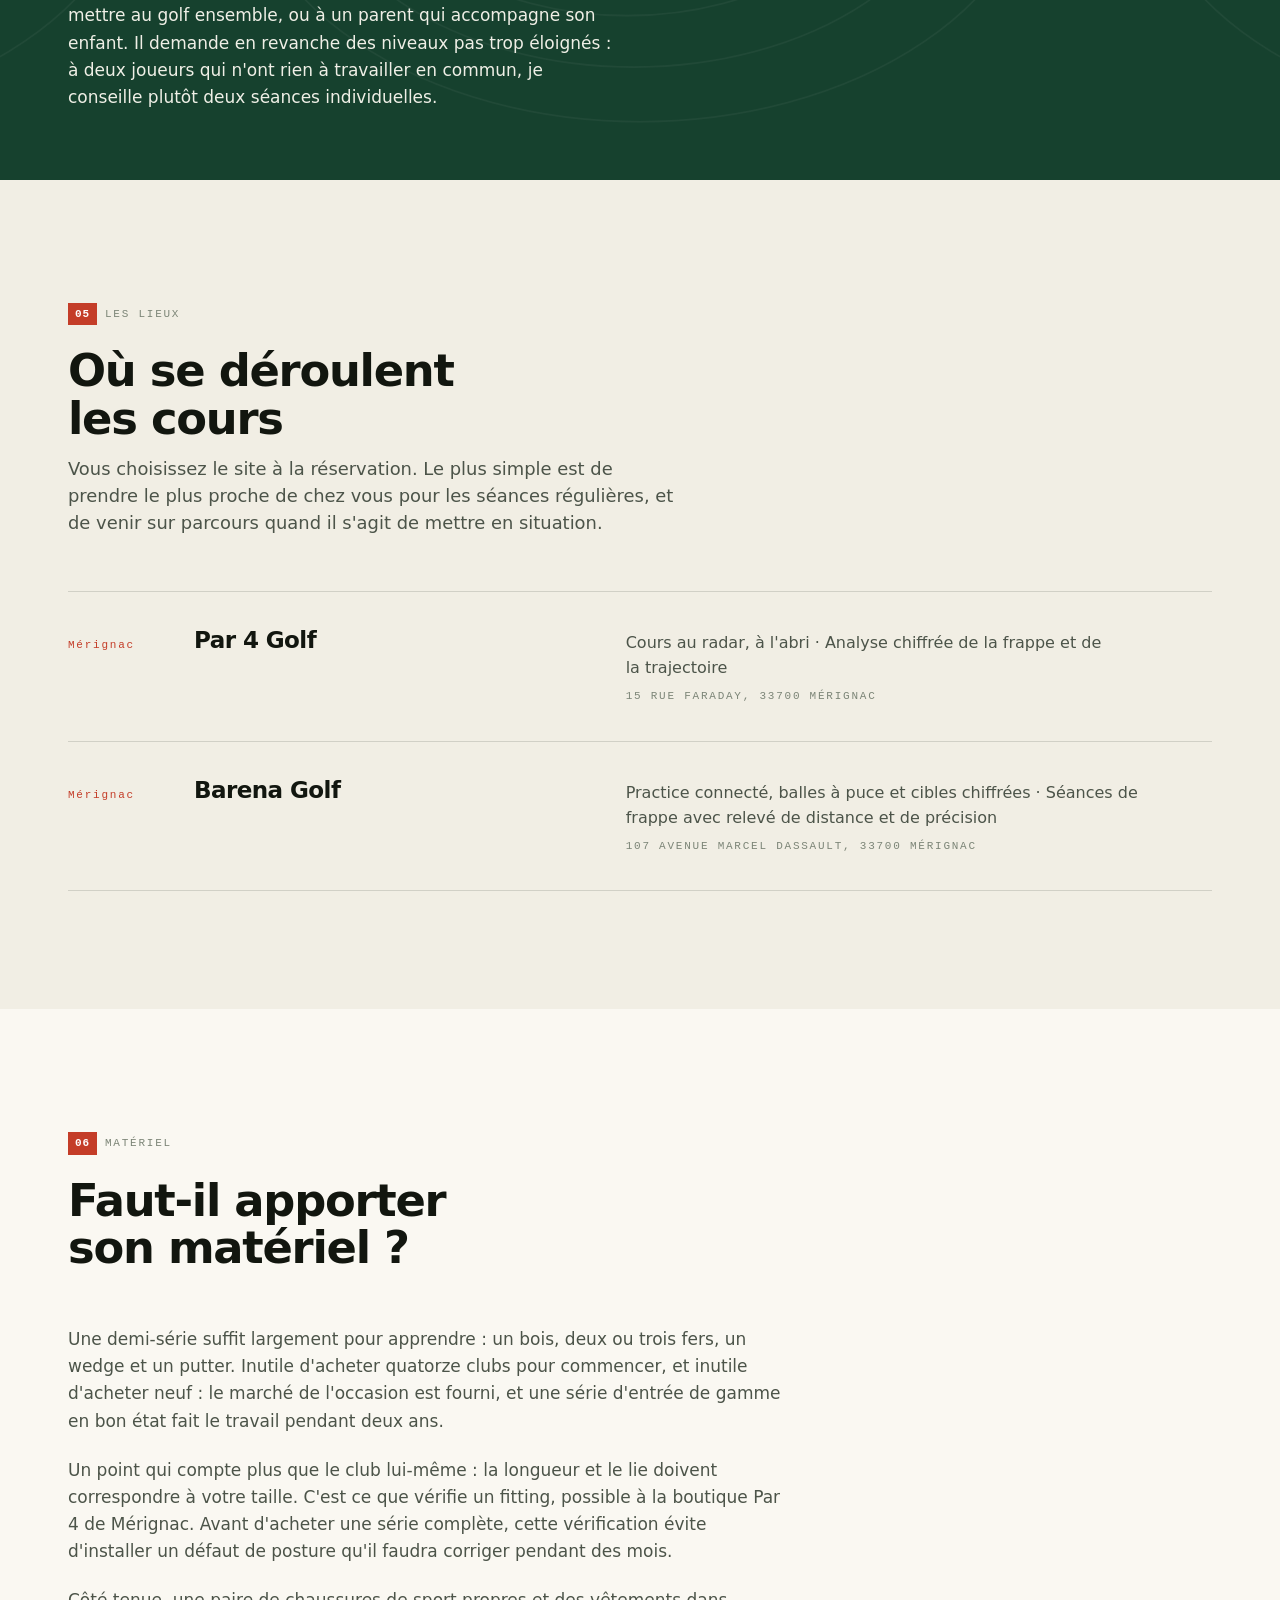
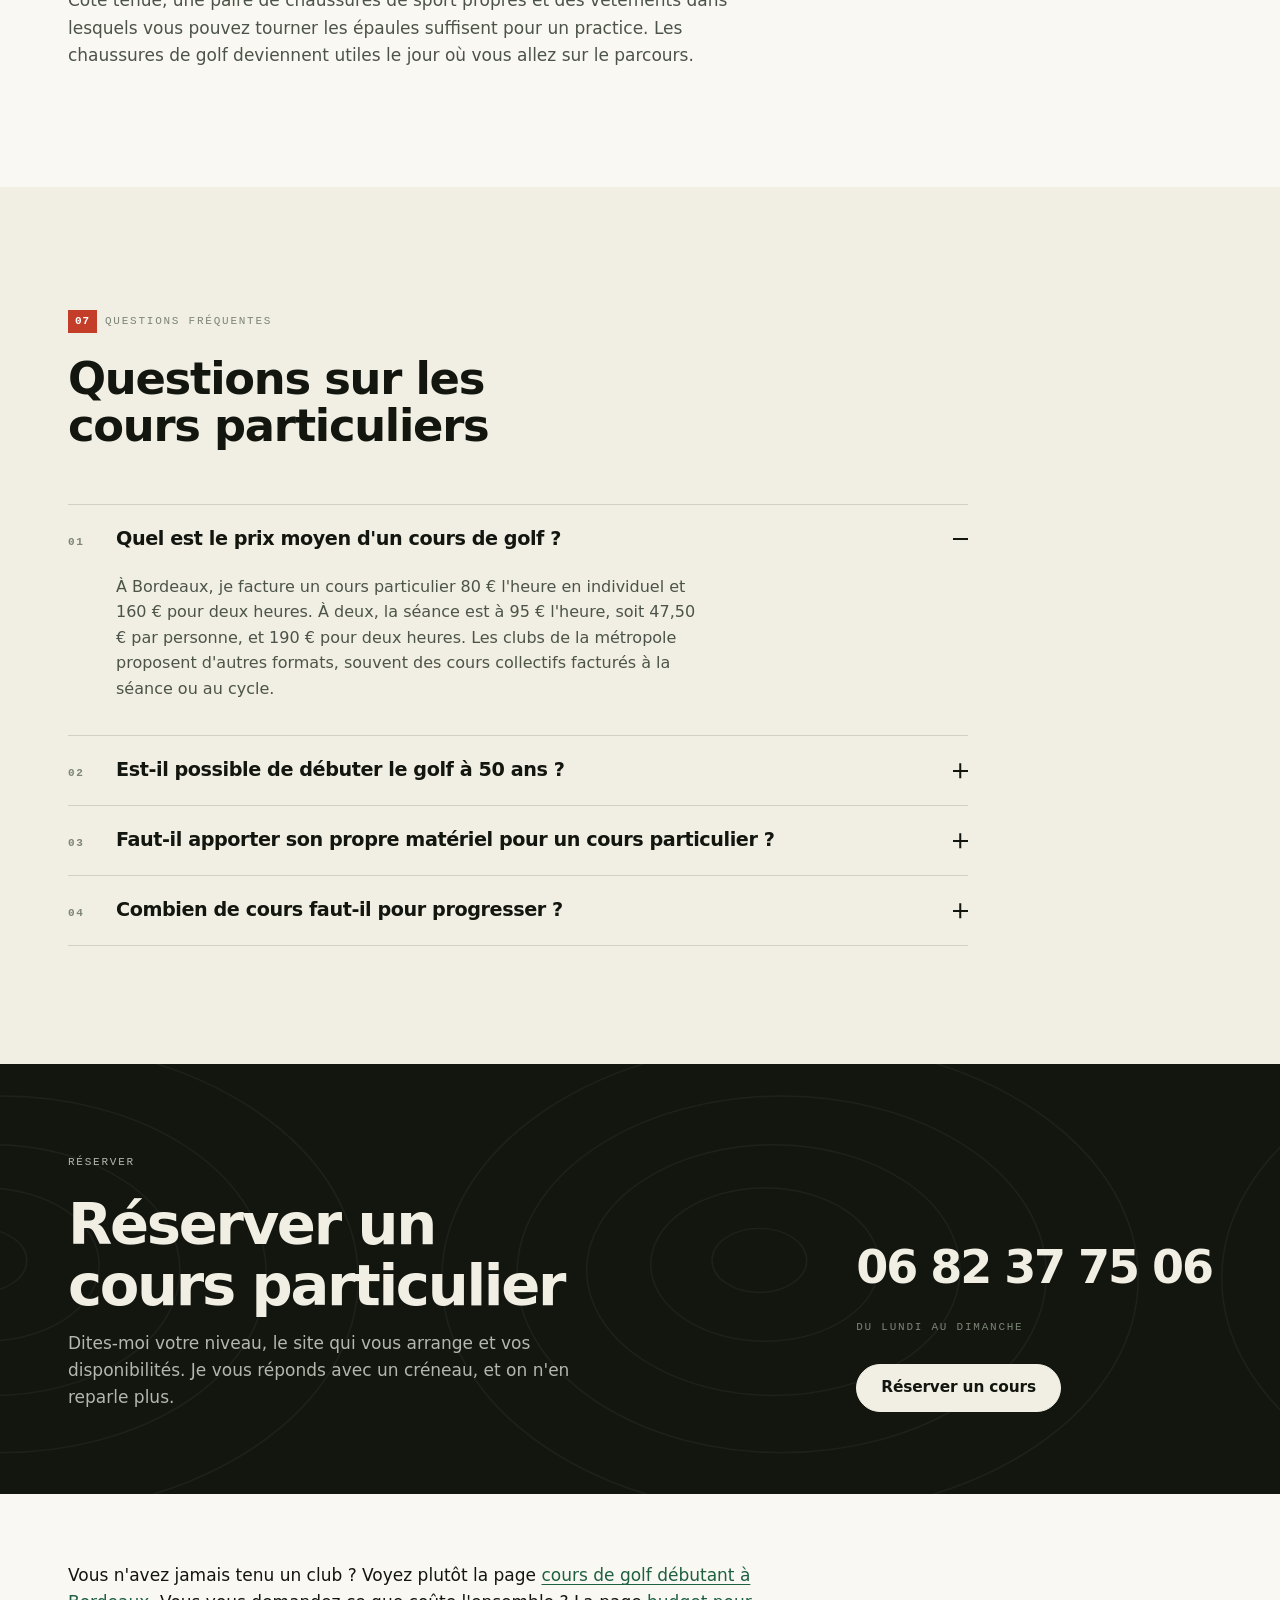
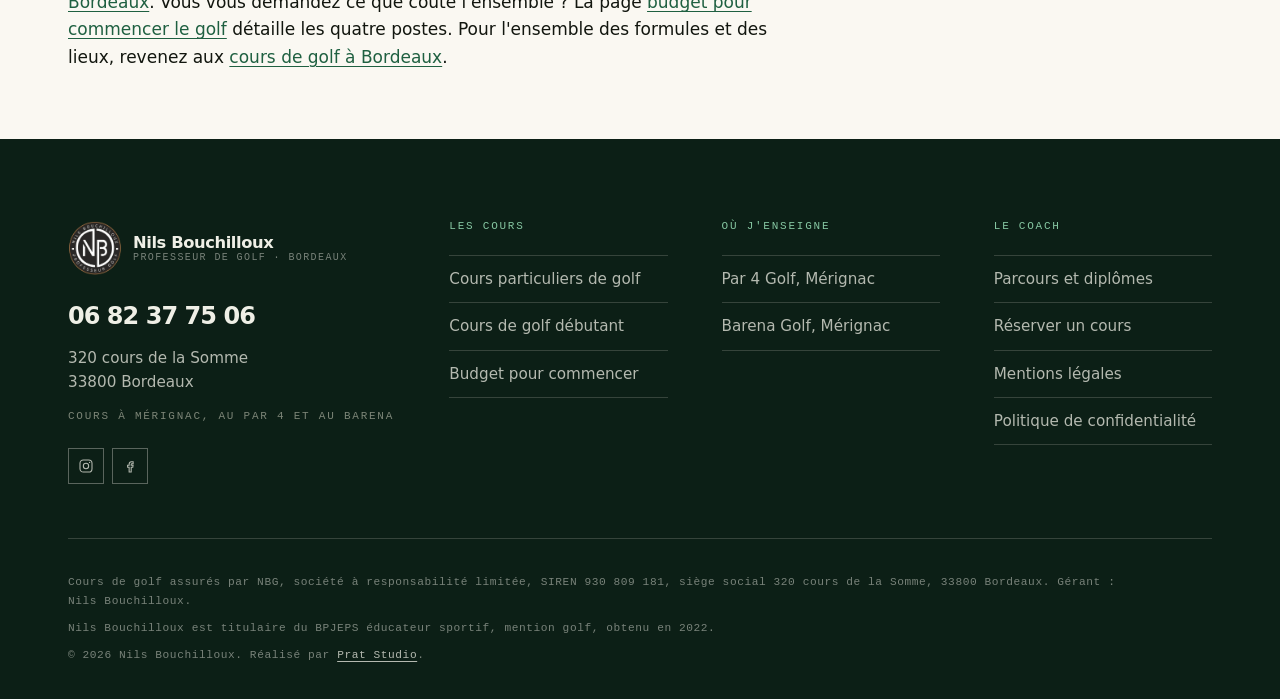
<file: cours-particuliers-golf-bordeaux/index.html>
<!DOCTYPE html>
<html lang="fr">
<head>
<meta charset="utf-8">
<meta name="viewport" content="width=device-width, initial-scale=1">
<title>Cours particuliers de golf à Bordeaux : tarifs et réservation</title>
<meta name="description" content="Cours particuliers de golf à Bordeaux avec un professeur BPJEPS. 80 € l'heure au radar, 160 € les deux heures, 95 € à deux. Mérignac.">
<link rel="canonical" href="https://www.nilsbouchilloux.fr/cours-particuliers-golf-bordeaux/">
<meta name="robots" content="index, follow, max-image-preview:large">

<meta property="og:type" content="article">
<meta property="og:locale" content="fr_FR">
<meta property="og:site_name" content="Nils Bouchilloux, cours de golf à Bordeaux">
<meta property="og:title" content="Cours particuliers de golf à Bordeaux : tarifs et réservation">
<meta property="og:description" content="Cours particuliers de golf à Bordeaux avec un professeur BPJEPS. 80 € l'heure au radar, 160 € les deux heures, 95 € à deux.">
<meta property="og:url" content="https://www.nilsbouchilloux.fr/cours-particuliers-golf-bordeaux/">

<script>document.documentElement.classList.add("js");</script>
<link rel="stylesheet" href="/assets/css/style.css">
<link rel="icon" href="/favicon.ico" sizes="32x32">
<link rel="icon" type="image/png" href="/assets/img/favicon-32.png" sizes="32x32">
<link rel="apple-touch-icon" href="/assets/img/favicon-180.png">
<meta name="theme-color" content="#12362A">

<script type="application/ld+json">
{
  "@context": "https://schema.org",
  "@type": "Service",
  "@id": "https://www.nilsbouchilloux.fr/cours-particuliers-golf-bordeaux/#service",
  "serviceType": "Cours particulier de golf",
  "name": "Cours particuliers de golf à Bordeaux",
  "description": "Cours particuliers de golf encadrés par un enseignant diplômé BPJEPS, au Par 4 Golf et au Barena Golf, à Mérignac, avec radar à chaque séance. Séances d'une ou deux heures, en individuel ou à deux.",
  "url": "https://www.nilsbouchilloux.fr/cours-particuliers-golf-bordeaux/",
  "provider": { "@id": "https://www.nilsbouchilloux.fr/#business" },
  "areaServed": [
    { "@type": "City", "name": "Bordeaux" },
    { "@type": "AdministrativeArea", "name": "Gironde" }
  ],
  "offers": [
    { "@type": "Offer", "name": "Cours particulier d'une heure", "price": "80", "priceCurrency": "EUR", "description": "Cours particulier d'une heure, une personne" },
    { "@type": "Offer", "name": "Cours particulier de deux heures", "price": "160", "priceCurrency": "EUR", "description": "Cours particulier de deux heures, une personne" },
    { "@type": "Offer", "name": "Cours à deux, une heure", "price": "95", "priceCurrency": "EUR", "description": "Cours d'une heure pour deux personnes, soit 47,50 € par personne" },
    { "@type": "Offer", "name": "Cours à deux, deux heures", "price": "190", "priceCurrency": "EUR", "description": "Cours de deux heures pour deux personnes, soit 95 € par personne" }
  ]
}
</script>

<script type="application/ld+json">
{
  "@context": "https://schema.org",
  "@type": "BreadcrumbList",
  "itemListElement": [
    { "@type": "ListItem", "position": 1, "name": "Accueil", "item": "https://www.nilsbouchilloux.fr/" },
    { "@type": "ListItem", "position": 2, "name": "Cours particuliers de golf à Bordeaux", "item": "https://www.nilsbouchilloux.fr/cours-particuliers-golf-bordeaux/" }
  ]
}
</script>

<script type="application/ld+json">
{
  "@context": "https://schema.org",
  "@type": "FAQPage",
  "mainEntity": [
    {
      "@type": "Question",
      "name": "Quel est le prix moyen d'un cours de golf ?",
      "acceptedAnswer": {
        "@type": "Answer",
        "text": "À Bordeaux, Nils Bouchilloux facture un cours particulier 80 € l'heure en individuel et 160 € pour deux heures. À deux, la séance est à 95 € l'heure, soit 47,50 € par personne, et 190 € pour deux heures. Les clubs de la métropole proposent d'autres formats, souvent des cours collectifs facturés à la séance ou au cycle."
      }
    },
    {
      "@type": "Question",
      "name": "Est-il possible de débuter le golf à 50 ans ?",
      "acceptedAnswer": {
        "@type": "Answer",
        "text": "Oui. Le golf est l'un des rares sports où l'on peut commencer après 50 ans sans désavantage réel : le geste repose sur la coordination et le timing, pas sur la puissance. La progression passe d'abord par le petit jeu, accessible dès la première séance, avant le grand jeu qui demande plus d'amplitude."
      }
    },
    {
      "@type": "Question",
      "name": "Faut-il apporter son propre matériel pour un cours particulier ?",
      "acceptedAnswer": {
        "@type": "Answer",
        "text": "Une demi-série suffit largement pour apprendre : un bois, deux ou trois fers, un wedge et un putter. Si vous n'avez pas encore de clubs, précisez-le à la réservation, le nécessaire est organisé avant la séance plutôt que découvert sur le practice."
      }
    }
  ]
}
</script>
</head>
<body>

<a class="saut-contenu" href="#contenu">Aller au contenu</a>

<div class="bandeau-haut">
  <div class="conteneur bandeau-haut__ligne">
    <div class="bandeau-haut__infos">
      <span>Enseignant diplômé BPJEPS</span>
      <span class="bandeau-haut__sep bandeau-haut__masquable" aria-hidden="true">/</span>
      <span class="bandeau-haut__masquable">Par 4 et Barena · Mérignac</span>
    </div>
    <a class="bandeau-haut__tel" href="tel:+33682377506">06 82 37 75 06</a>
  </div>
</div>

<header class="entete" data-entete>
  <div class="conteneur entete__ligne">
    <a class="logo" href="/" aria-label="Nils Bouchilloux, cours de golf à Bordeaux, accueil">
      <img class="logo__marque" src="/assets/img/logo-nils-bouchilloux.webp"
        alt="" width="256" height="262" loading="eager" decoding="async">
      <span class="logo__texte">
        <span class="logo__nom">Nils Bouchilloux</span>
        <span class="logo__metier">Professeur de golf · Bordeaux</span>
      </span>
    </a>

    <nav class="nav" aria-label="Navigation principale">
      <ul class="nav__liste">
        <li><a class="nav__lien" href="/cours-particuliers-golf-bordeaux/">Cours particuliers</a></li>
        <li><a class="nav__lien" href="/cours-de-golf-debutant-bordeaux/">Débuter le golf</a></li>
        <li><a class="nav__lien" href="/budget-debuter-golf-bordeaux/">Budget</a></li>
        <li><a class="nav__lien" href="/a-propos/">Le coach</a></li>
      </ul>
    </nav>

    <div class="entete__actions">
      <a class="bouton bouton--plein bouton--petit entete__reserver" href="/reserver/">Réserver un cours</a>
      <button class="burger" type="button" data-burger aria-controls="menu-mobile" aria-expanded="false">
        <span class="visuellement-cache">Ouvrir le menu</span>
        <span aria-hidden="true"></span><span aria-hidden="true"></span><span aria-hidden="true"></span>
      </button>
    </div>
  </div>
</header>

<nav class="menu-mobile" id="menu-mobile" data-menu-mobile aria-label="Navigation mobile">
  <div class="conteneur">
    <ul class="menu-mobile__liste">
      <li><a class="menu-mobile__lien" href="/cours-particuliers-golf-bordeaux/"><span><span class="menu-mobile__num">01</span>Cours particuliers</span></a></li>
      <li><a class="menu-mobile__lien" href="/cours-de-golf-debutant-bordeaux/"><span><span class="menu-mobile__num">02</span>Débuter le golf</span></a></li>
      <li><a class="menu-mobile__lien" href="/budget-debuter-golf-bordeaux/"><span><span class="menu-mobile__num">03</span>Budget pour débuter</span></a></li>
      <li><a class="menu-mobile__lien" href="/a-propos/"><span><span class="menu-mobile__num">04</span>Le coach</span></a></li>
      <li><a class="menu-mobile__lien" href="/reserver/"><span><span class="menu-mobile__num">05</span>Réserver</span></a></li>
    </ul>
    <div class="menu-mobile__actions">
      <a class="bouton bouton--plein bouton--large" href="/reserver/">Réserver un cours</a>
      <a class="bouton bouton--contour bouton--large" href="tel:+33682377506">06 82 37 75 06</a>
    </div>
    <div class="menu-mobile__pied">
      <p class="tech">Par 4 et Barena · Mérignac</p>
    </div>
  </div>
</nav>

<nav class="fil" aria-label="Fil d'Ariane">
  <div class="conteneur">
    <ol>
      <li><a href="/">Accueil</a></li>
      <li><span aria-current="page">Cours particuliers de golf à Bordeaux</span></li>
    </ol>
  </div>
</nav>

<main id="contenu">

  <section class="heros heros--page" aria-label="Présentation">
    <div class="conteneur heros__grille">
      <div class="heros__texte">
        <p class="repere repere--clair"><span class="repere__num">01</span> Cours individuel ou à deux</p>
        <h1>Cours particuliers de golf à Bordeaux</h1>
        <p class="heros__chapeau">
          Une heure, un enseignant, une personne. C'est le format le plus efficace
          pour progresser, parce que rien n'est mutualisé : ni le temps de parole, ni
          le nombre de balles, ni l'attention. Je donne ces cours au Par 4 Golf et
          au Barena Golf, à Mérignac, toujours au radar, et sans qu'il soit
          nécessaire d'adhérer à un club.
        </p>
        <div class="groupe-boutons">
          <a class="bouton bouton--plein" href="/reserver/">Réserver un cours particulier</a>
          <a class="bouton bouton--contour-clair" href="tel:+33682377506">06 82 37 75 06</a>
        </div>
      </div>
      <div class="heros__media">
        <div class="trace">
          <div class="photo-attendue">
            <svg class="photo-attendue__drapeau" viewBox="0 0 64 64" fill="none" aria-hidden="true"><path d="M22 12v40" stroke="currentColor" stroke-width="3" stroke-linecap="round"/><path d="M23.6 13.6 46 21 23.6 28.6z" fill="#C0442E"/><circle cx="38" cy="47" r="5" fill="currentColor"/></svg>
            <p class="tech">emplacement photo</p>
            <p data-en-attente><span class="a-confirmer">[[À CONFIRMER : photo d'un cours particulier sur le practice, datée]]</span></p>
          </div>
        </div>
      </div>
    </div>
  </section>

  <section class="section section--clair section--serree" id="tarifs">
    <div class="conteneur">
      <div class="entete-section">
        <p class="repere"><span class="repere__num">02</span> Tarifs</p>
        <h2>Tarifs des cours particuliers</h2>
      </div>

      <div class="tableau-enveloppe">
        <table class="tableau">
          <caption>Tarifs des cours particuliers, applicables sur les deux sites de Mérignac.</caption>
          <thead>
            <tr>
              <th scope="col">Participants</th>
              <th scope="col">1 heure</th>
              <th scope="col">2 heures</th>
              <th scope="col">Par personne</th>
            </tr>
          </thead>
          <tbody>
            <tr><th scope="row">Une personne</th><td class="tableau__prix">80 €</td><td class="tableau__prix">160 €</td><td>80 € l'heure</td></tr>
            <tr><th scope="row">Deux personnes</th><td class="tableau__prix">95 €</td><td class="tableau__prix">190 €</td><td>47,50 € l'heure</td></tr>
            <tr><th scope="row">Trois et plus</th><td class="tableau__prix">Sur devis</td><td class="tableau__prix">Sur devis</td><td>Selon le groupe</td></tr>
          </tbody>
        </table>
      </div>

      <div class="encadre" style="margin-top:var(--e4)">
        <p>
          Ces tarifs couvrent l'enseignement <strong>et les balles de practice</strong> :
          il n'y a pas de supplément à prévoir. Seul le green fee reste à régler sur
          place, les rares fois où la séance se joue sur un parcours. Chaque cours se
          fait au radar, sans supplément non plus.
        </p>
      </div>

      <ul class="preuves preuves--encre" style="margin-top:var(--e4)">
        <li data-en-attente>Paiement <span class="a-confirmer">[[À CONFIRMER : moyens de paiement acceptés, espèces, virement, carte]]</span></li>
        <li data-en-attente>Annulation <span class="a-confirmer">[[À CONFIRMER : délai d'annulation sans frais]]</span></li>
        <li>Aucune adhésion à un club exigée</li>
      </ul>
    </div>
  </section>

  <section class="section section--papier">
    <div class="conteneur">
      <div class="entete-section">
        <p class="repere"><span class="repere__num">03</span> Le contenu d'une séance</p>
        <h2>Ce qu'on travaille en cours particulier</h2>
        <p class="intro-section">
          Une séance ne traite jamais les quatre domaines à la fois. On en choisit un,
          on le travaille jusqu'à ce qu'il tienne, et on garde le reste pour la fois
          suivante.
        </p>
      </div>

      <div class="reglures">
        <article class="reglure">
          <span class="reglure__index">01</span>
          <h3 class="reglure__titre">Grand jeu</h3>
          <p class="reglure__texte">
            Driver et fers longs. On regarde d'abord la position de départ et le plan
            de swing, puis ce que fait la balle. Le radar du Par 4 sert précisément à
            ça : voir la trajectoire réelle plutôt que celle qu'on imagine.
          </p>
        </article>
        <article class="reglure">
          <span class="reglure__index">02</span>
          <h3 class="reglure__titre">Petit jeu</h3>
          <p class="reglure__texte">
            Approches, chips, sorties de bunker. C'est là que se gagnent le plus de
            coups, et c'est le domaine le plus vite rentabilisé quand on débute comme
            quand on plafonne.
          </p>
        </article>
        <article class="reglure">
          <span class="reglure__index">03</span>
          <h3 class="reglure__titre">Putting</h3>
          <p class="reglure__texte">
            Lecture de green, cadence, distance. Un joueur qui met deux putts par
            green plutôt que trois gagne dix-huit coups sur une partie sans avoir
            changé quoi que ce soit à son swing.
          </p>
        </article>
        <article class="reglure">
          <span class="reglure__index">04</span>
          <h3 class="reglure__titre">Stratégie de parcours</h3>
          <p class="reglure__texte">
            Choix du club, choix de la cible, gestion des situations de sortie. Se
            travaille balle en main, chiffres du radar à l'appui.
          </p>
        </article>
      </div>
    </div>
  </section>

  <section class="section section--vert section--serree">
    <div class="conteneur">
      <div class="duo">
        <div>
          <p class="repere repere--clair"><span class="repere__num">04</span> Le format à deux</p>
          <h2>Cours à deux : le même travail, 47,50 € par personne</h2>
          <p>
            Une heure à deux coûte 95 €, soit 47,50 € chacun, et deux heures 190 €.
            Le contenu est le même
            qu'en individuel : c'est le temps de frappe qui se partage, pas
            l'enseignement. Pendant que l'un travaille sa série de balles, l'autre
            regarde et écoute, et on apprend beaucoup en regardant quelqu'un se faire
            corriger sur un défaut qu'on a aussi.
          </p>
          <p>
            Ce format convient bien à un couple, à deux amis qui veulent se mettre au
            golf ensemble, ou à un parent qui accompagne son enfant. Il demande en
            revanche des niveaux pas trop éloignés : à deux joueurs qui n'ont rien à
            travailler en commun, je conseille plutôt deux séances individuelles.
          </p>
        </div>
        <div>
          <div class="encadre">
            <p><strong>Au-delà de deux personnes</strong></p>
            <p>
              Un groupe de trois ou quatre change la nature de la séance : elle devient
              collective, avec un autre rythme et un autre tarif. C'est un devis, pas
              un prix affiché, parce que tout dépend du site, de la durée et des
              niveaux.
            </p>
            <p><a class="lien-fleche" href="/reserver/">Demander un devis</a></p>
          </div>
        </div>
      </div>
    </div>
  </section>

  <section class="section section--papier">
    <div class="conteneur">
      <div class="entete-section">
        <p class="repere"><span class="repere__num">05</span> Les lieux</p>
        <h2>Où se déroulent les cours</h2>
        <p class="intro-section">
          Vous choisissez le site à la réservation. Le plus simple est de prendre le
          plus proche de chez vous pour les séances régulières, et de venir sur
          parcours quand il s'agit de mettre en situation.
        </p>
      </div>

      <div class="reglures">
        <article class="reglure">
          <span class="reglure__index">Mérignac</span>
          <h3 class="reglure__titre">Par 4 Golf</h3>
          <p class="reglure__texte">Cours au radar, à l'abri · Analyse chiffrée de la frappe et de la trajectoire<br><span class="tech">15 rue Faraday, 33700 Mérignac</span></p>
        </article>

        <article class="reglure">
          <span class="reglure__index">Mérignac</span>
          <h3 class="reglure__titre">Barena Golf</h3>
          <p class="reglure__texte">Practice connecté, balles à puce et cibles chiffrées · Séances de frappe avec relevé de distance et de précision<br><span class="tech">107 avenue Marcel Dassault, 33700 Mérignac</span></p>
        </article>
      </div>
    </div>
  </section>

  <section class="section section--clair">
    <div class="conteneur">
      <div class="entete-section">
        <p class="repere"><span class="repere__num">06</span> Matériel</p>
        <h2>Faut-il apporter son matériel ?</h2>
      </div>
      <div class="prose">
        <p>
          Une demi-série suffit largement pour apprendre : un bois, deux ou trois fers,
          un wedge et un putter. Inutile d'acheter quatorze clubs pour commencer, et
          inutile d'acheter neuf : le marché de l'occasion est fourni, et une série
          d'entrée de gamme en bon état fait le travail pendant deux ans.
        </p>
        <p>
          <span class="a-confirmer">[[À CONFIRMER : Nils prête-t-il des clubs pour une première séance, et sur quels sites ?]]</span>
        </p>
        <p>
          Un point qui compte plus que le club lui-même : la longueur et le lie doivent
          correspondre à votre taille. C'est ce que vérifie un fitting, possible à la
          boutique Par 4 de Mérignac. Avant d'acheter une série complète, cette
          vérification évite d'installer un défaut de posture qu'il faudra corriger
          pendant des mois.
        </p>
        <p>
          Côté tenue, une paire de chaussures de sport propres et des vêtements dans
          lesquels vous pouvez tourner les épaules suffisent pour un practice. Les
          chaussures de golf deviennent utiles le jour où vous allez sur le parcours.
        </p>
      </div>
    </div>
  </section>

  <section class="section section--papier">
    <div class="conteneur">
      <div class="entete-section">
        <p class="repere"><span class="repere__num">07</span> Questions fréquentes</p>
        <h2>Questions sur les cours particuliers</h2>
      </div>

      <div class="questions">
        <article class="question">
          <h3 class="question__titre">
            <button class="question__bouton" type="button" data-accordeon-bouton aria-controls="qp-01" aria-expanded="true">
              <span class="question__num">01</span>
              <span>Quel est le prix moyen d'un cours de golf ?</span>
              <span class="question__signe" aria-hidden="true"></span>
            </button>
          </h3>
          <div class="question__panneau est-ouvert" id="qp-01" role="region">
            <div class="question__interieur">
              <div class="question__reponse">
                <p>
                  À Bordeaux, je facture un cours particulier 80 € l'heure en individuel
                  et 160 € pour deux heures. À deux, la séance est à 95 € l'heure,
                  soit 47,50 € par personne, et 190 € pour deux heures. Les clubs de
                  la métropole proposent d'autres formats, souvent des cours
                  collectifs facturés à la séance ou au cycle.
                </p>
              </div>
            </div>
          </div>
        </article>

        <article class="question">
          <h3 class="question__titre">
            <button class="question__bouton" type="button" data-accordeon-bouton aria-controls="qp-02" aria-expanded="false">
              <span class="question__num">02</span>
              <span>Est-il possible de débuter le golf à 50 ans ?</span>
              <span class="question__signe" aria-hidden="true"></span>
            </button>
          </h3>
          <div class="question__panneau" id="qp-02" role="region">
            <div class="question__interieur">
              <div class="question__reponse">
                <p>
                  Oui. Le golf est l'un des rares sports où l'on peut commencer après
                  50 ans sans désavantage réel : le geste repose sur la coordination et
                  le timing, pas sur la puissance. La progression passe d'abord par le
                  petit jeu, accessible dès la première séance, avant le grand jeu qui
                  demande plus d'amplitude.
                </p>
                <p data-en-attente>
                  <span class="a-confirmer">[[À CONFIRMER : part d'élèves de plus de 50 ans, et un exemple concret d'élève ayant démarré à cet âge, avec son accord]]</span>
                </p>
              </div>
            </div>
          </div>
        </article>

        <article class="question">
          <h3 class="question__titre">
            <button class="question__bouton" type="button" data-accordeon-bouton aria-controls="qp-03" aria-expanded="false">
              <span class="question__num">03</span>
              <span>Faut-il apporter son propre matériel pour un cours particulier ?</span>
              <span class="question__signe" aria-hidden="true"></span>
            </button>
          </h3>
          <div class="question__panneau" id="qp-03" role="region">
            <div class="question__interieur">
              <div class="question__reponse">
                <p>
                  Une demi-série suffit largement pour apprendre : un bois, deux ou
                  trois fers, un wedge et un putter. Si vous n'avez pas encore de clubs,
                  précisez-le à la réservation, le nécessaire est organisé avant la
                  séance plutôt que découvert sur le practice.
                  <span class="a-confirmer">[[À CONFIRMER : prêt de matériel, oui ou non, et sur quels sites]]</span>
                </p>
              </div>
            </div>
          </div>
        </article>

        <article class="question">
          <h3 class="question__titre">
            <button class="question__bouton" type="button" data-accordeon-bouton aria-controls="qp-04" aria-expanded="false">
              <span class="question__num">04</span>
              <span>Combien de cours faut-il pour progresser ?</span>
              <span class="question__signe" aria-hidden="true"></span>
            </button>
          </h3>
          <div class="question__panneau" id="qp-04" role="region">
            <div class="question__interieur">
              <div class="question__reponse">
                <p>
                  Cela dépend de ce que vous appelez progresser. Une correction précise
                  se règle souvent en une ou deux séances. Passer de débutant complet à
                  joueur autonome sur un parcours demande un cycle, et surtout du temps
                  de pratique entre les cours : une heure d'enseignement sans practice
                  derrière ne se transforme pas en geste acquis.
                </p>
              </div>
            </div>
          </div>
        </article>
      </div>
    </div>
  </section>

  <section class="appel">
    <div class="conteneur appel__grille" data-reveler>
      <div>
        <p class="repere">Réserver</p>
        <h2>Réserver un cours particulier</h2>
        <p>Dites-moi votre niveau, le site qui vous arrange et vos disponibilités. Je
          vous réponds avec un créneau, et on n'en reparle plus.</p>
      </div>
      <div class="appel__colonne">
        <a class="appel__tel" href="tel:+33682377506">06 82 37 75 06</a>
        <span class="tech">Du lundi au dimanche</span>
        <div class="groupe-boutons" style="margin-top:var(--e3)">
          <a class="bouton bouton--clair" href="/reserver/">Réserver un cours</a>
        </div>
      </div>
    </div>
  </section>

  <section class="section section--clair section--serree">
    <div class="conteneur">
      <p class="prose">Vous n'avez jamais tenu un club ? Voyez plutôt la page
        <a href="/cours-de-golf-debutant-bordeaux/">cours de golf débutant à Bordeaux</a>.
        Vous vous demandez ce que coûte l'ensemble ? La page
        <a href="/budget-debuter-golf-bordeaux/">budget pour commencer le golf</a>
        détaille les quatre postes. Pour l'ensemble des formules et des lieux, revenez aux <a href="/">cours de golf à Bordeaux</a>.</p>
    </div>
  </section>

</main>
<footer class="pied">
  <div class="conteneur">
    <div class="pied__grille">
      <div>
        <a class="logo pied__logo" href="/" aria-label="Nils Bouchilloux, accueil">
          <img class="logo__marque" src="/assets/img/logo-nils-bouchilloux.webp" alt="" width="256" height="262" loading="lazy" decoding="async">
          <span class="logo__texte">
            <span class="logo__nom">Nils Bouchilloux</span>
            <span class="logo__metier">Professeur de golf · Bordeaux</span>
          </span>
        </a>
        <a class="pied__tel" href="tel:+33682377506">06 82 37 75 06</a>
        <address class="pied__adresse">
          320 cours de la Somme<br>
          33800 Bordeaux
        </address>
        <p class="tech">Cours à Mérignac, au Par 4 et au Barena</p>
        <p data-en-attente><span class="a-confirmer">[[À CONFIRMER : adresse e-mail professionnelle à afficher]]</span></p>
        <div class="pied__reseaux">
          <a href="https://www.instagram.com/nils_golf_/" rel="me noopener" target="_blank" aria-label="Instagram de Nils Bouchilloux">
            <svg viewBox="0 0 24 24" fill="none" stroke="currentColor" stroke-width="1.6" aria-hidden="true"><rect x="3" y="3" width="18" height="18" rx="5"/><circle cx="12" cy="12" r="4"/><circle cx="17.4" cy="6.6" r="1" fill="currentColor" stroke="none"/></svg>
          </a>
          <a href="https://www.facebook.com/nils.bouchilloux" rel="me noopener" target="_blank" aria-label="Facebook de Nils Bouchilloux">
            <svg viewBox="0 0 24 24" fill="none" stroke="currentColor" stroke-width="1.6" aria-hidden="true"><path d="M14.5 8.5h2.2V5.6h-2.5c-2.2 0-3.5 1.3-3.5 3.6v1.7H8.4v3h2.3V21h3.1v-7.1h2.4l.4-3h-2.8V9.6c0-.8.3-1.1.7-1.1Z"/></svg>
          </a>
        </div>
      </div>

      <div>
        <h2 class="pied__titre">Les cours</h2>
        <ul class="pied__liste">
          <li><a href="/cours-particuliers-golf-bordeaux/">Cours particuliers de golf</a></li>
          <li><a href="/cours-de-golf-debutant-bordeaux/">Cours de golf débutant</a></li>
          <li><a href="/budget-debuter-golf-bordeaux/">Budget pour commencer</a></li>
        </ul>
      </div>

      <div>
        <h2 class="pied__titre">Où j'enseigne</h2>
        <ul class="pied__liste">
          <li><a href="/#lieux">Par 4 Golf, Mérignac</a></li>
          <li><a href="/#lieux">Barena Golf, Mérignac</a></li>
        </ul>
      </div>

      <div>
        <h2 class="pied__titre">Le coach</h2>
        <ul class="pied__liste">
          <li><a href="/a-propos/">Parcours et diplômes</a></li>
          <li><a href="/reserver/">Réserver un cours</a></li>
          <li><a href="/mentions-legales/">Mentions légales</a></li>
          <li><a href="/politique-de-confidentialite/">Politique de confidentialité</a></li>
        </ul>
      </div>
    </div>

    <div class="pied__bas">
      <p>
        Cours de golf assurés par NBG, société à responsabilité limitée,
        SIREN 930 809 181, siège social 320 cours de la Somme, 33800 Bordeaux.
        Gérant : Nils Bouchilloux.
      </p>
      <p data-en-attente>
        Capital social : <span class="a-confirmer">[[À CONFIRMER : capital social]]</span>.
      </p>
      <p>Nils Bouchilloux est titulaire du BPJEPS éducateur sportif, mention golf, obtenu en 2022.</p>
      <p>&copy; <span data-annee>2026</span> Nils Bouchilloux. Réalisé par <a href="https://www.pratstudio.fr" rel="noopener" target="_blank">Prat Studio</a>.</p>
    </div>
  </div>
</footer>

<div class="barre-appel" data-barre-appel>
  <a class="bouton bouton--contour bouton--petit" href="tel:+33682377506">Appeler</a>
  <a class="bouton bouton--plein bouton--petit" href="/reserver/">Réserver un cours</a>
</div>

<script src="/assets/js/main.js" defer></script>
</body>
</html>
</file>
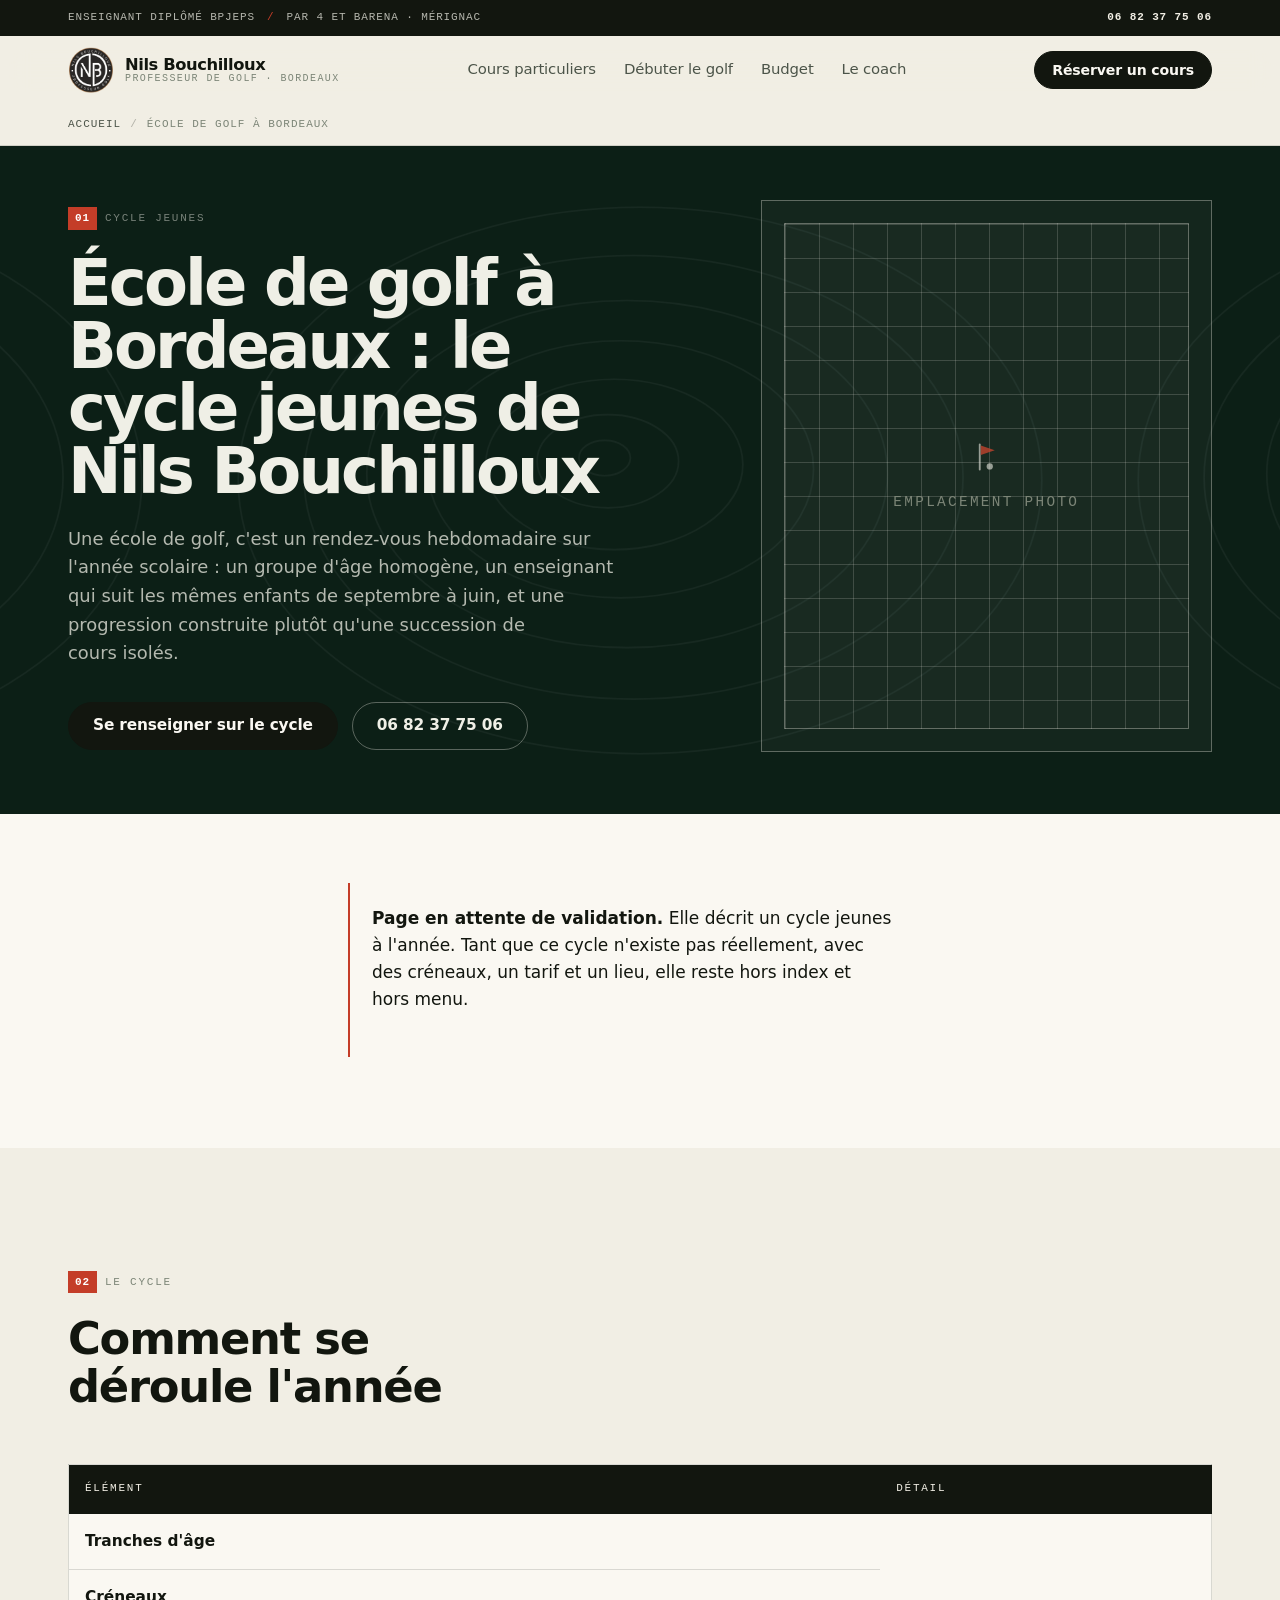
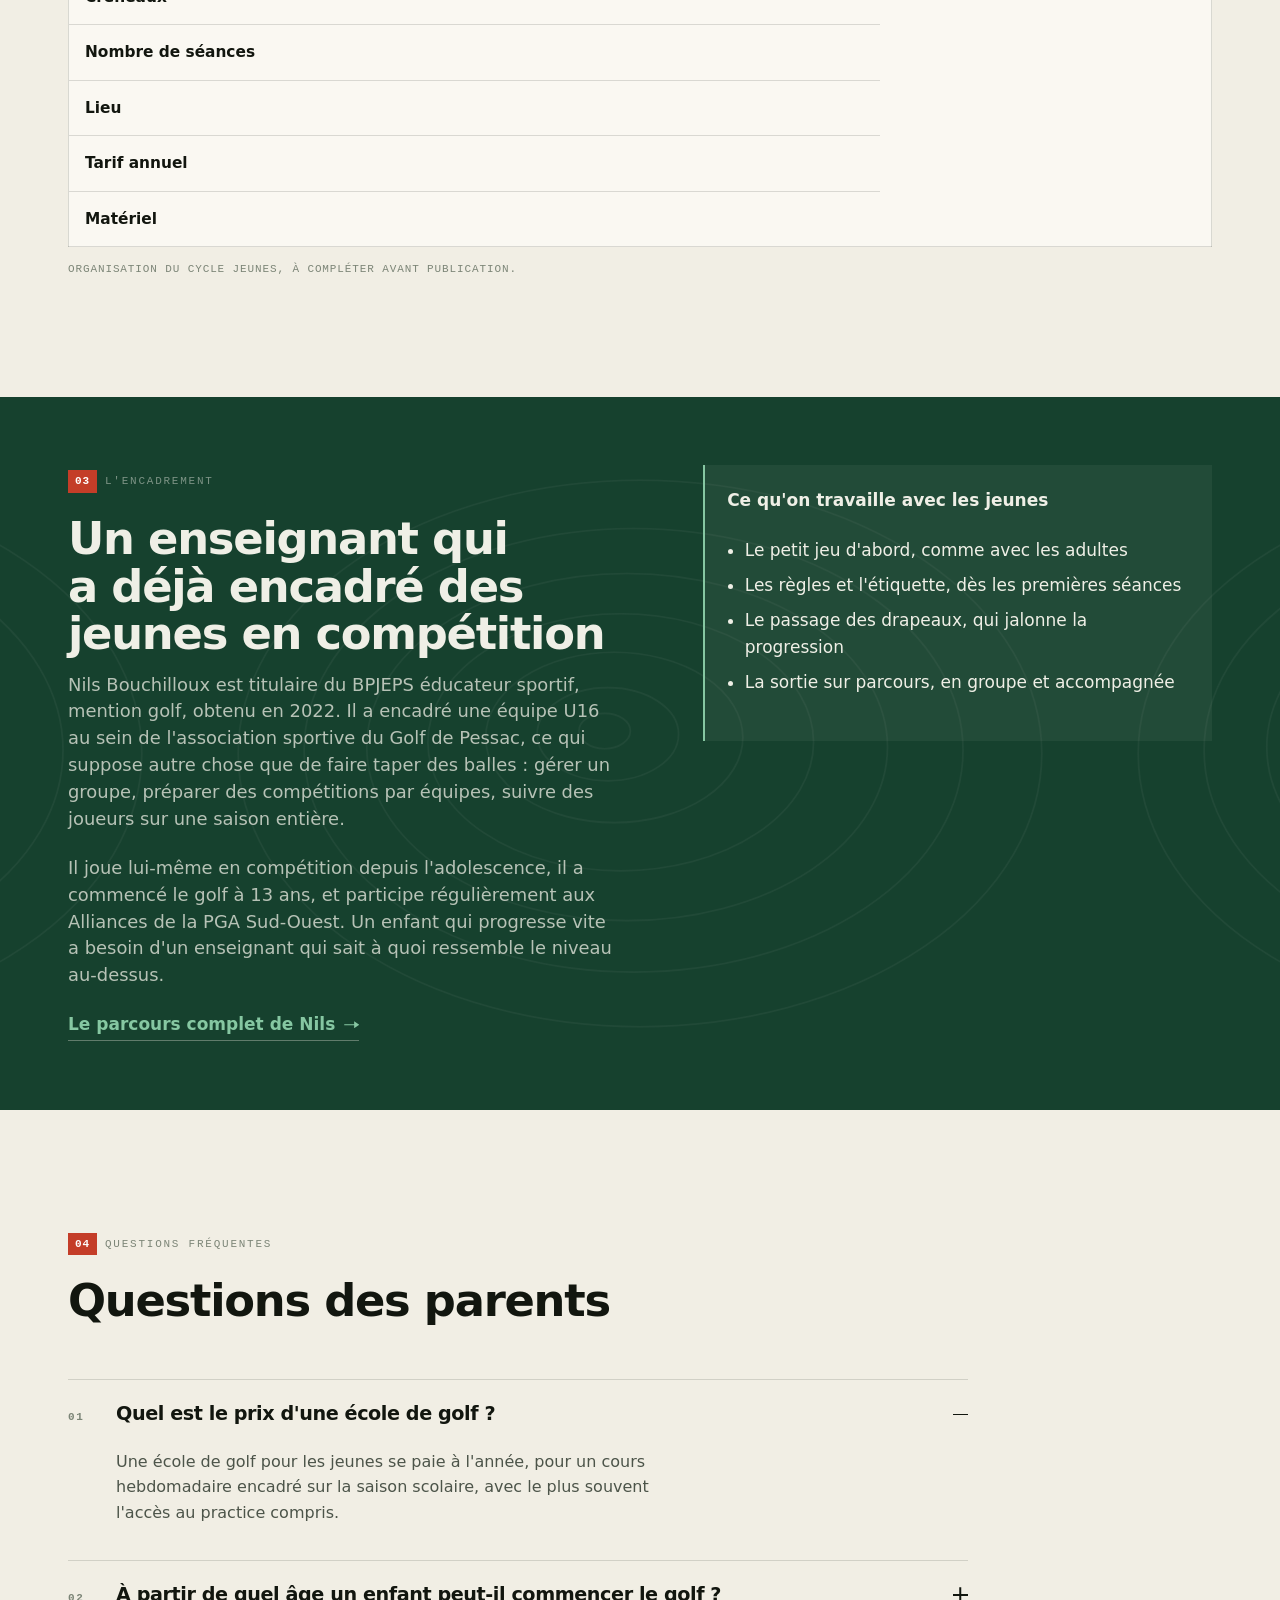
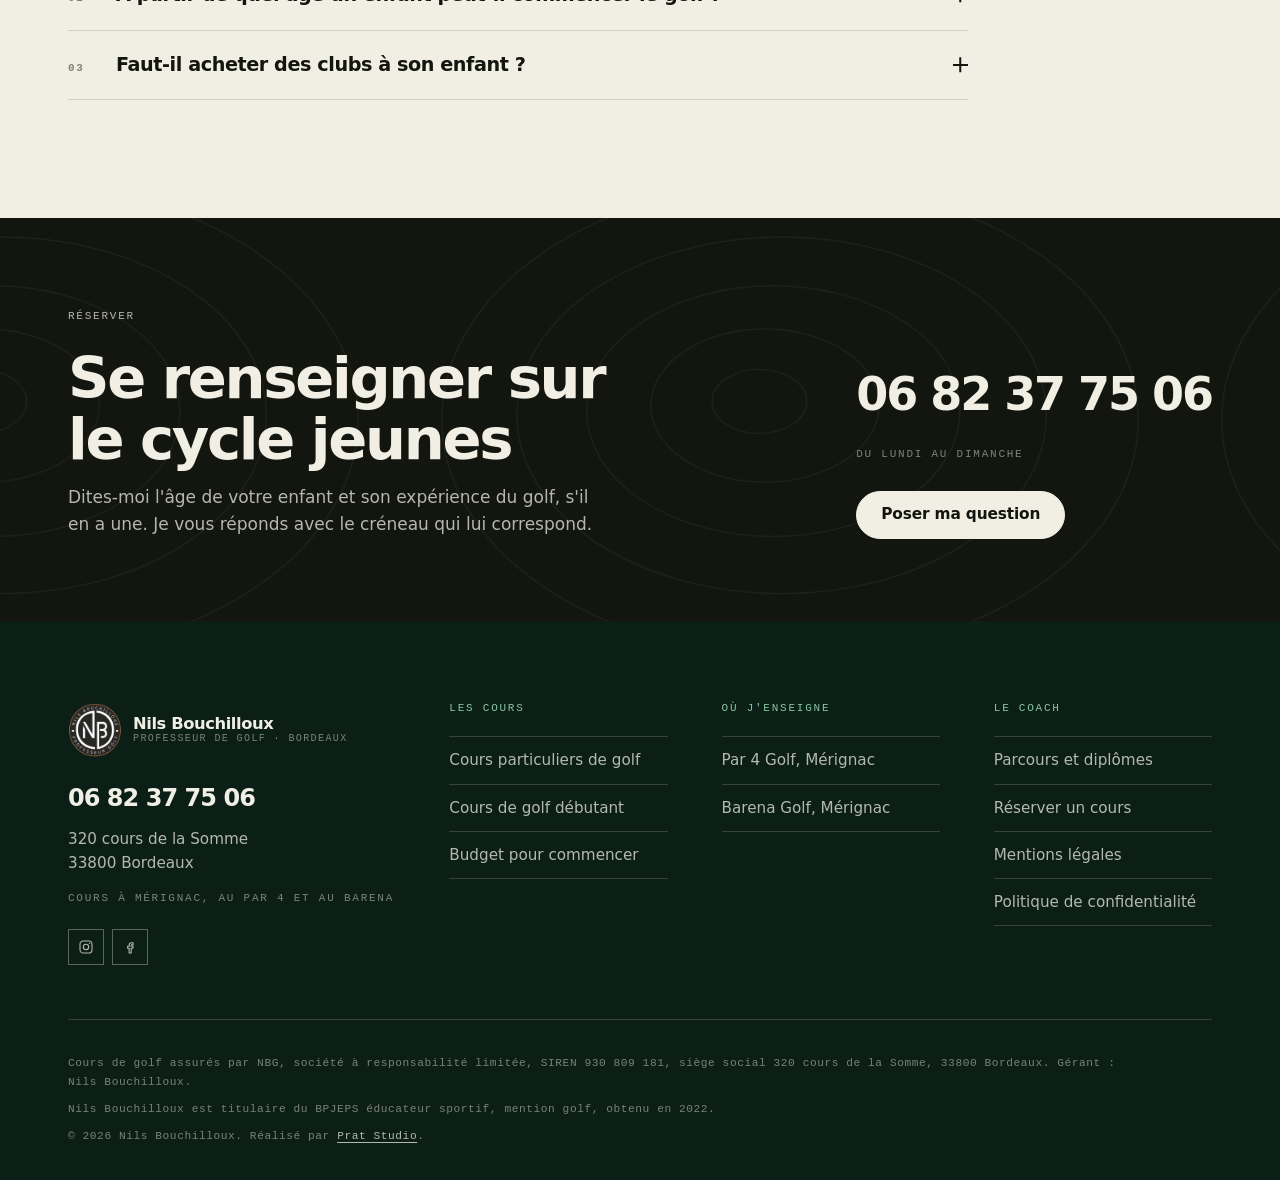
<file: ecole-de-golf-bordeaux/index.html>
<!DOCTYPE html>
<html lang="fr">
<head>
<meta charset="utf-8">
<meta name="viewport" content="width=device-width, initial-scale=1">
<title>École de golf à Bordeaux : cours jeunes à l'année</title>
<meta name="description" content="École de golf pour les jeunes à Bordeaux : cycle à l'année encadré par un enseignant diplômé BPJEPS. Créneaux, tarif annuel et lieu.">
<link rel="canonical" href="https://www.nilsbouchilloux.fr/ecole-de-golf-bordeaux/">

<!--
  PAGE CONDITIONNÉE, NON PUBLIABLE EN L'ÉTAT.

  « École de golf » désigne dans le vocabulaire du secteur un cycle jeunes à
  l'année, encadré par un club. C'est la requête sur laquelle le site a le
  plus d'impressions (98 sur 90 jours, position 8,64, zéro clic), mais la
  page ne doit exister que si Nils propose réellement un cycle à l'année.

  S'il en propose un : remplir les créneaux, âges, tarif annuel et lieu,
  passer en "index, follow", ajouter la page au sitemap et au menu, et lui
  donner au moins deux liens internes entrants.
  S'il n'en propose pas : supprimer ce dossier. Mieux vaut laisser partir
  98 impressions que fabriquer une déception qui se paie en retour SERP.

  Elle n'est aujourd'hui liée depuis aucune autre page du site.
  Voir A-COMPLETER.md, section 2.
-->
<meta name="robots" content="noindex, follow">

<script>document.documentElement.classList.add("js");</script>
<link rel="stylesheet" href="/assets/css/style.css">
<link rel="icon" href="/favicon.ico" sizes="32x32">
<link rel="icon" type="image/png" href="/assets/img/favicon-32.png" sizes="32x32">
<link rel="apple-touch-icon" href="/assets/img/favicon-180.png">
<meta name="theme-color" content="#12362A">

<script type="application/ld+json">
{
  "@context": "https://schema.org",
  "@type": "BreadcrumbList",
  "itemListElement": [
    { "@type": "ListItem", "position": 1, "name": "Accueil", "item": "https://www.nilsbouchilloux.fr/" },
    { "@type": "ListItem", "position": 2, "name": "École de golf à Bordeaux", "item": "https://www.nilsbouchilloux.fr/ecole-de-golf-bordeaux/" }
  ]
}
</script>
</head>
<body>

<a class="saut-contenu" href="#contenu">Aller au contenu</a>

<div class="bandeau-haut">
  <div class="conteneur bandeau-haut__ligne">
    <div class="bandeau-haut__infos">
      <span>Enseignant diplômé BPJEPS</span>
      <span class="bandeau-haut__sep bandeau-haut__masquable" aria-hidden="true">/</span>
      <span class="bandeau-haut__masquable">Par 4 et Barena · Mérignac</span>
    </div>
    <a class="bandeau-haut__tel" href="tel:+33682377506">06 82 37 75 06</a>
  </div>
</div>

<header class="entete" data-entete>
  <div class="conteneur entete__ligne">
    <a class="logo" href="/" aria-label="Nils Bouchilloux, cours de golf à Bordeaux, accueil">
      <img class="logo__marque" src="/assets/img/logo-nils-bouchilloux.webp"
        alt="" width="256" height="262" loading="eager" decoding="async">
      <span class="logo__texte">
        <span class="logo__nom">Nils Bouchilloux</span>
        <span class="logo__metier">Professeur de golf · Bordeaux</span>
      </span>
    </a>

    <nav class="nav" aria-label="Navigation principale">
      <ul class="nav__liste">
        <li><a class="nav__lien" href="/cours-particuliers-golf-bordeaux/">Cours particuliers</a></li>
        <li><a class="nav__lien" href="/cours-de-golf-debutant-bordeaux/">Débuter le golf</a></li>
        <li><a class="nav__lien" href="/budget-debuter-golf-bordeaux/">Budget</a></li>
        <li><a class="nav__lien" href="/a-propos/">Le coach</a></li>
      </ul>
    </nav>

    <div class="entete__actions">
      <a class="bouton bouton--plein bouton--petit entete__reserver" href="/reserver/">Réserver un cours</a>
      <button class="burger" type="button" data-burger aria-controls="menu-mobile" aria-expanded="false">
        <span class="visuellement-cache">Ouvrir le menu</span>
        <span aria-hidden="true"></span><span aria-hidden="true"></span><span aria-hidden="true"></span>
      </button>
    </div>
  </div>
</header>

<nav class="menu-mobile" id="menu-mobile" data-menu-mobile aria-label="Navigation mobile">
  <div class="conteneur">
    <ul class="menu-mobile__liste">
      <li><a class="menu-mobile__lien" href="/cours-particuliers-golf-bordeaux/"><span><span class="menu-mobile__num">01</span>Cours particuliers</span></a></li>
      <li><a class="menu-mobile__lien" href="/cours-de-golf-debutant-bordeaux/"><span><span class="menu-mobile__num">02</span>Débuter le golf</span></a></li>
      <li><a class="menu-mobile__lien" href="/budget-debuter-golf-bordeaux/"><span><span class="menu-mobile__num">03</span>Budget pour débuter</span></a></li>
      <li><a class="menu-mobile__lien" href="/a-propos/"><span><span class="menu-mobile__num">04</span>Le coach</span></a></li>
      <li><a class="menu-mobile__lien" href="/reserver/"><span><span class="menu-mobile__num">05</span>Réserver</span></a></li>
    </ul>
    <div class="menu-mobile__actions">
      <a class="bouton bouton--plein bouton--large" href="/reserver/">Réserver un cours</a>
      <a class="bouton bouton--contour bouton--large" href="tel:+33682377506">06 82 37 75 06</a>
    </div>
    <div class="menu-mobile__pied">
      <p class="tech">Par 4 et Barena · Mérignac</p>
    </div>
  </div>
</nav>

<nav class="fil" aria-label="Fil d'Ariane">
  <div class="conteneur">
    <ol>
      <li><a href="/">Accueil</a></li>
      <li><span aria-current="page">École de golf à Bordeaux</span></li>
    </ol>
  </div>
</nav>

<main id="contenu">

  <section class="heros heros--page" aria-label="Présentation">
    <div class="conteneur heros__grille">
      <div class="heros__texte">
        <p class="repere repere--clair"><span class="repere__num">01</span> Cycle jeunes</p>
        <h1>École de golf à Bordeaux : le cycle jeunes de Nils Bouchilloux</h1>
        <p class="heros__chapeau">
          Une école de golf, c'est un rendez-vous hebdomadaire sur l'année scolaire :
          un groupe d'âge homogène, un enseignant qui suit les mêmes enfants de
          septembre à juin, et une progression construite plutôt qu'une succession de
          cours isolés.
        </p>
        <div class="groupe-boutons">
          <a class="bouton bouton--plein" href="/reserver/">Se renseigner sur le cycle</a>
          <a class="bouton bouton--contour-clair" href="tel:+33682377506">06 82 37 75 06</a>
        </div>
      </div>
      <div class="heros__media">
        <div class="trace">
          <div class="photo-attendue">
            <svg class="photo-attendue__drapeau" viewBox="0 0 64 64" fill="none" aria-hidden="true"><path d="M22 12v40" stroke="currentColor" stroke-width="3" stroke-linecap="round"/><path d="M23.6 13.6 46 21 23.6 28.6z" fill="#C0442E"/><circle cx="38" cy="47" r="5" fill="currentColor"/></svg>
            <p class="tech">emplacement photo</p>
            <p data-en-attente><span class="a-confirmer">[[À CONFIRMER : photo d'un cours jeunes, avec l'autorisation écrite des parents pour les mineurs identifiables]]</span></p>
          </div>
        </div>
      </div>
    </div>
  </section>

  <section class="section section--clair section--serree">
    <div class="conteneur conteneur--etroit">
      <div class="encadre encadre--drapeau">
        <p>
          <strong>Page en attente de validation.</strong> Elle décrit un cycle jeunes à
          l'année. Tant que ce cycle n'existe pas réellement, avec des créneaux, un
          tarif et un lieu, elle reste hors index et hors menu.
        </p>
        <p>
          <span class="a-confirmer">[[À CONFIRMER : Nils propose-t-il, ou veut-il proposer, un vrai cycle jeunes à l'année ? Si non, ce dossier est à supprimer.]]</span>
        </p>
      </div>
    </div>
  </section>

  <section class="section section--papier">
    <div class="conteneur">
      <div class="entete-section">
        <p class="repere"><span class="repere__num">02</span> Le cycle</p>
        <h2>Comment se déroule l'année</h2>
      </div>

      <div class="tableau-enveloppe">
        <table class="tableau">
          <caption>Organisation du cycle jeunes, à compléter avant publication.</caption>
          <thead>
            <tr>
              <th scope="col">Élément</th>
              <th scope="col">Détail</th>
            </tr>
          </thead>
          <tbody>
            <tr>
              <th scope="row">Tranches d'âge</th>
              <td data-en-attente><span class="a-confirmer">[[À CONFIRMER : âges accueillis et constitution des groupes]]</span></td>
            </tr>
            <tr>
              <th scope="row">Créneaux</th>
              <td data-en-attente><span class="a-confirmer">[[À CONFIRMER : jour et horaire hebdomadaires]]</span></td>
            </tr>
            <tr>
              <th scope="row">Nombre de séances</th>
              <td data-en-attente><span class="a-confirmer">[[À CONFIRMER : nombre de séances sur l'année scolaire]]</span></td>
            </tr>
            <tr>
              <th scope="row">Lieu</th>
              <td data-en-attente><span class="a-confirmer">[[À CONFIRMER : site du cycle, le Par 4 ou le Barena]]</span></td>
            </tr>
            <tr>
              <th scope="row">Tarif annuel</th>
              <td data-en-attente><span class="a-confirmer">[[À CONFIRMER : tarif annuel et ce qu'il comprend, accès au practice inclus ou non]]</span></td>
            </tr>
            <tr>
              <th scope="row">Matériel</th>
              <td data-en-attente><span class="a-confirmer">[[À CONFIRMER : matériel prêté pour les jeunes, ou à fournir par les parents]]</span></td>
            </tr>
          </tbody>
        </table>
      </div>
    </div>
  </section>

  <section class="section section--vert section--serree">
    <div class="conteneur">
      <div class="duo">
        <div>
          <p class="repere repere--clair"><span class="repere__num">03</span> L'encadrement</p>
          <h2>Un enseignant qui a déjà encadré des jeunes en compétition</h2>
          <p class="intro-section">
            Nils Bouchilloux est titulaire du BPJEPS éducateur sportif, mention golf,
            obtenu en 2022. Il a encadré une équipe U16 au sein de l'association
            sportive du Golf de Pessac, ce qui suppose autre chose que de faire taper
            des balles : gérer un groupe, préparer des compétitions par équipes, suivre
            des joueurs sur une saison entière.
          </p>
          <p class="intro-section">
            Il joue lui-même en compétition depuis l'adolescence, il a commencé le
            golf à 13 ans, et participe régulièrement aux Alliances de la PGA
            Sud-Ouest. Un enfant qui progresse vite a besoin d'un enseignant qui sait
            à quoi ressemble le niveau au-dessus.
          </p>
          <p><a class="lien-fleche" href="/a-propos/">Le parcours complet de Nils</a></p>
        </div>
        <div>
          <div class="encadre">
            <p><strong>Ce qu'on travaille avec les jeunes</strong></p>
            <ul>
              <li>Le petit jeu d'abord, comme avec les adultes</li>
              <li>Les règles et l'étiquette, dès les premières séances</li>
              <li>Le passage des drapeaux, qui jalonne la progression</li>
              <li>La sortie sur parcours, en groupe et accompagnée</li>
            </ul>
            <p data-en-attente>
              <span class="a-confirmer">[[À CONFIRMER : le cycle prépare-t-il le passage des drapeaux, et jusqu'à quel niveau ?]]</span>
            </p>
          </div>
        </div>
      </div>
    </div>
  </section>

  <section class="section section--papier">
    <div class="conteneur">
      <div class="entete-section">
        <p class="repere"><span class="repere__num">04</span> Questions fréquentes</p>
        <h2>Questions des parents</h2>
      </div>

      <div class="questions">
        <article class="question">
          <h3 class="question__titre">
            <button class="question__bouton" type="button" data-accordeon-bouton aria-controls="qe-01" aria-expanded="true">
              <span class="question__num">01</span>
              <span>Quel est le prix d'une école de golf ?</span>
              <span class="question__signe" aria-hidden="true"></span>
            </button>
          </h3>
          <div class="question__panneau est-ouvert" id="qe-01" role="region">
            <div class="question__interieur">
              <div class="question__reponse">
                <p>
                  Une école de golf pour les jeunes se paie à l'année, pour un cours
                  hebdomadaire encadré sur la saison scolaire, avec le plus souvent
                  l'accès au practice compris.
                  <span class="a-confirmer">[[À CONFIRMER : fourchette de prix relevée sur les écoles de golf de la métropole bordelaise, et tarif du cycle de Nils]]</span>
                </p>
              </div>
            </div>
          </div>
        </article>

        <article class="question">
          <h3 class="question__titre">
            <button class="question__bouton" type="button" data-accordeon-bouton aria-controls="qe-02" aria-expanded="false">
              <span class="question__num">02</span>
              <span>À partir de quel âge un enfant peut-il commencer le golf ?</span>
              <span class="question__signe" aria-hidden="true"></span>
            </button>
          </h3>
          <div class="question__panneau" id="qe-02" role="region">
            <div class="question__interieur">
              <div class="question__reponse">
                <p>
                  Le golf se pratique très tôt, avec du matériel adapté à la taille de
                  l'enfant et des séances courtes. Ce qui compte n'est pas l'âge mais la
                  capacité à tenir son attention sur un geste répété.
                  <span class="a-confirmer">[[À CONFIRMER : âge minimum accepté dans le cycle de Nils]]</span>
                </p>
              </div>
            </div>
          </div>
        </article>

        <article class="question">
          <h3 class="question__titre">
            <button class="question__bouton" type="button" data-accordeon-bouton aria-controls="qe-03" aria-expanded="false">
              <span class="question__num">03</span>
              <span>Faut-il acheter des clubs à son enfant ?</span>
              <span class="question__signe" aria-hidden="true"></span>
            </button>
          </h3>
          <div class="question__panneau" id="qe-03" role="region">
            <div class="question__interieur">
              <div class="question__reponse">
                <p>
                  Une série junior doit correspondre à la taille de l'enfant, et il
                  faudra donc en changer avec sa croissance. C'est la raison pour
                  laquelle l'occasion est la règle plutôt que l'exception, et pour
                  laquelle beaucoup d'écoles prêtent le matériel les premières séances.
                  <span class="a-confirmer">[[À CONFIRMER : matériel prêté ou non dans le cycle de Nils]]</span>
                </p>
              </div>
            </div>
          </div>
        </article>
      </div>
    </div>
  </section>

  <section class="appel">
    <div class="conteneur appel__grille" data-reveler>
      <div>
        <p class="repere">Réserver</p>
        <h2>Se renseigner sur le cycle jeunes</h2>
        <p>Dites-moi l'âge de votre enfant et son expérience du golf, s'il en a une.
          Je vous réponds avec le créneau qui lui correspond.</p>
      </div>
      <div class="appel__colonne">
        <a class="appel__tel" href="tel:+33682377506">06 82 37 75 06</a>
        <span class="tech">Du lundi au dimanche</span>
        <div class="groupe-boutons" style="margin-top:var(--e3)">
          <a class="bouton bouton--clair" href="/reserver/">Poser ma question</a>
        </div>
      </div>
    </div>
  </section>

</main>
<footer class="pied">
  <div class="conteneur">
    <div class="pied__grille">
      <div>
        <a class="logo pied__logo" href="/" aria-label="Nils Bouchilloux, accueil">
          <img class="logo__marque" src="/assets/img/logo-nils-bouchilloux.webp" alt="" width="256" height="262" loading="lazy" decoding="async">
          <span class="logo__texte">
            <span class="logo__nom">Nils Bouchilloux</span>
            <span class="logo__metier">Professeur de golf · Bordeaux</span>
          </span>
        </a>
        <a class="pied__tel" href="tel:+33682377506">06 82 37 75 06</a>
        <address class="pied__adresse">
          320 cours de la Somme<br>
          33800 Bordeaux
        </address>
        <p class="tech">Cours à Mérignac, au Par 4 et au Barena</p>
        <p data-en-attente><span class="a-confirmer">[[À CONFIRMER : adresse e-mail professionnelle à afficher]]</span></p>
        <div class="pied__reseaux">
          <a href="https://www.instagram.com/nils_golf_/" rel="me noopener" target="_blank" aria-label="Instagram de Nils Bouchilloux">
            <svg viewBox="0 0 24 24" fill="none" stroke="currentColor" stroke-width="1.6" aria-hidden="true"><rect x="3" y="3" width="18" height="18" rx="5"/><circle cx="12" cy="12" r="4"/><circle cx="17.4" cy="6.6" r="1" fill="currentColor" stroke="none"/></svg>
          </a>
          <a href="https://www.facebook.com/nils.bouchilloux" rel="me noopener" target="_blank" aria-label="Facebook de Nils Bouchilloux">
            <svg viewBox="0 0 24 24" fill="none" stroke="currentColor" stroke-width="1.6" aria-hidden="true"><path d="M14.5 8.5h2.2V5.6h-2.5c-2.2 0-3.5 1.3-3.5 3.6v1.7H8.4v3h2.3V21h3.1v-7.1h2.4l.4-3h-2.8V9.6c0-.8.3-1.1.7-1.1Z"/></svg>
          </a>
        </div>
      </div>

      <div>
        <h2 class="pied__titre">Les cours</h2>
        <ul class="pied__liste">
          <li><a href="/cours-particuliers-golf-bordeaux/">Cours particuliers de golf</a></li>
          <li><a href="/cours-de-golf-debutant-bordeaux/">Cours de golf débutant</a></li>
          <li><a href="/budget-debuter-golf-bordeaux/">Budget pour commencer</a></li>
        </ul>
      </div>

      <div>
        <h2 class="pied__titre">Où j'enseigne</h2>
        <ul class="pied__liste">
          <li><a href="/#lieux">Par 4 Golf, Mérignac</a></li>
          <li><a href="/#lieux">Barena Golf, Mérignac</a></li>
        </ul>
      </div>

      <div>
        <h2 class="pied__titre">Le coach</h2>
        <ul class="pied__liste">
          <li><a href="/a-propos/">Parcours et diplômes</a></li>
          <li><a href="/reserver/">Réserver un cours</a></li>
          <li><a href="/mentions-legales/">Mentions légales</a></li>
          <li><a href="/politique-de-confidentialite/">Politique de confidentialité</a></li>
        </ul>
      </div>
    </div>

    <div class="pied__bas">
      <p>
        Cours de golf assurés par NBG, société à responsabilité limitée,
        SIREN 930 809 181, siège social 320 cours de la Somme, 33800 Bordeaux.
        Gérant : Nils Bouchilloux.
      </p>
      <p data-en-attente>
        Capital social : <span class="a-confirmer">[[À CONFIRMER : capital social]]</span>.
      </p>
      <p>Nils Bouchilloux est titulaire du BPJEPS éducateur sportif, mention golf, obtenu en 2022.</p>
      <p>&copy; <span data-annee>2026</span> Nils Bouchilloux. Réalisé par <a href="https://www.pratstudio.fr" rel="noopener" target="_blank">Prat Studio</a>.</p>
    </div>
  </div>
</footer>

<div class="barre-appel" data-barre-appel>
  <a class="bouton bouton--contour bouton--petit" href="tel:+33682377506">Appeler</a>
  <a class="bouton bouton--plein bouton--petit" href="/reserver/">Réserver un cours</a>
</div>

<script src="/assets/js/main.js" defer></script>
</body>
</html>
</file>
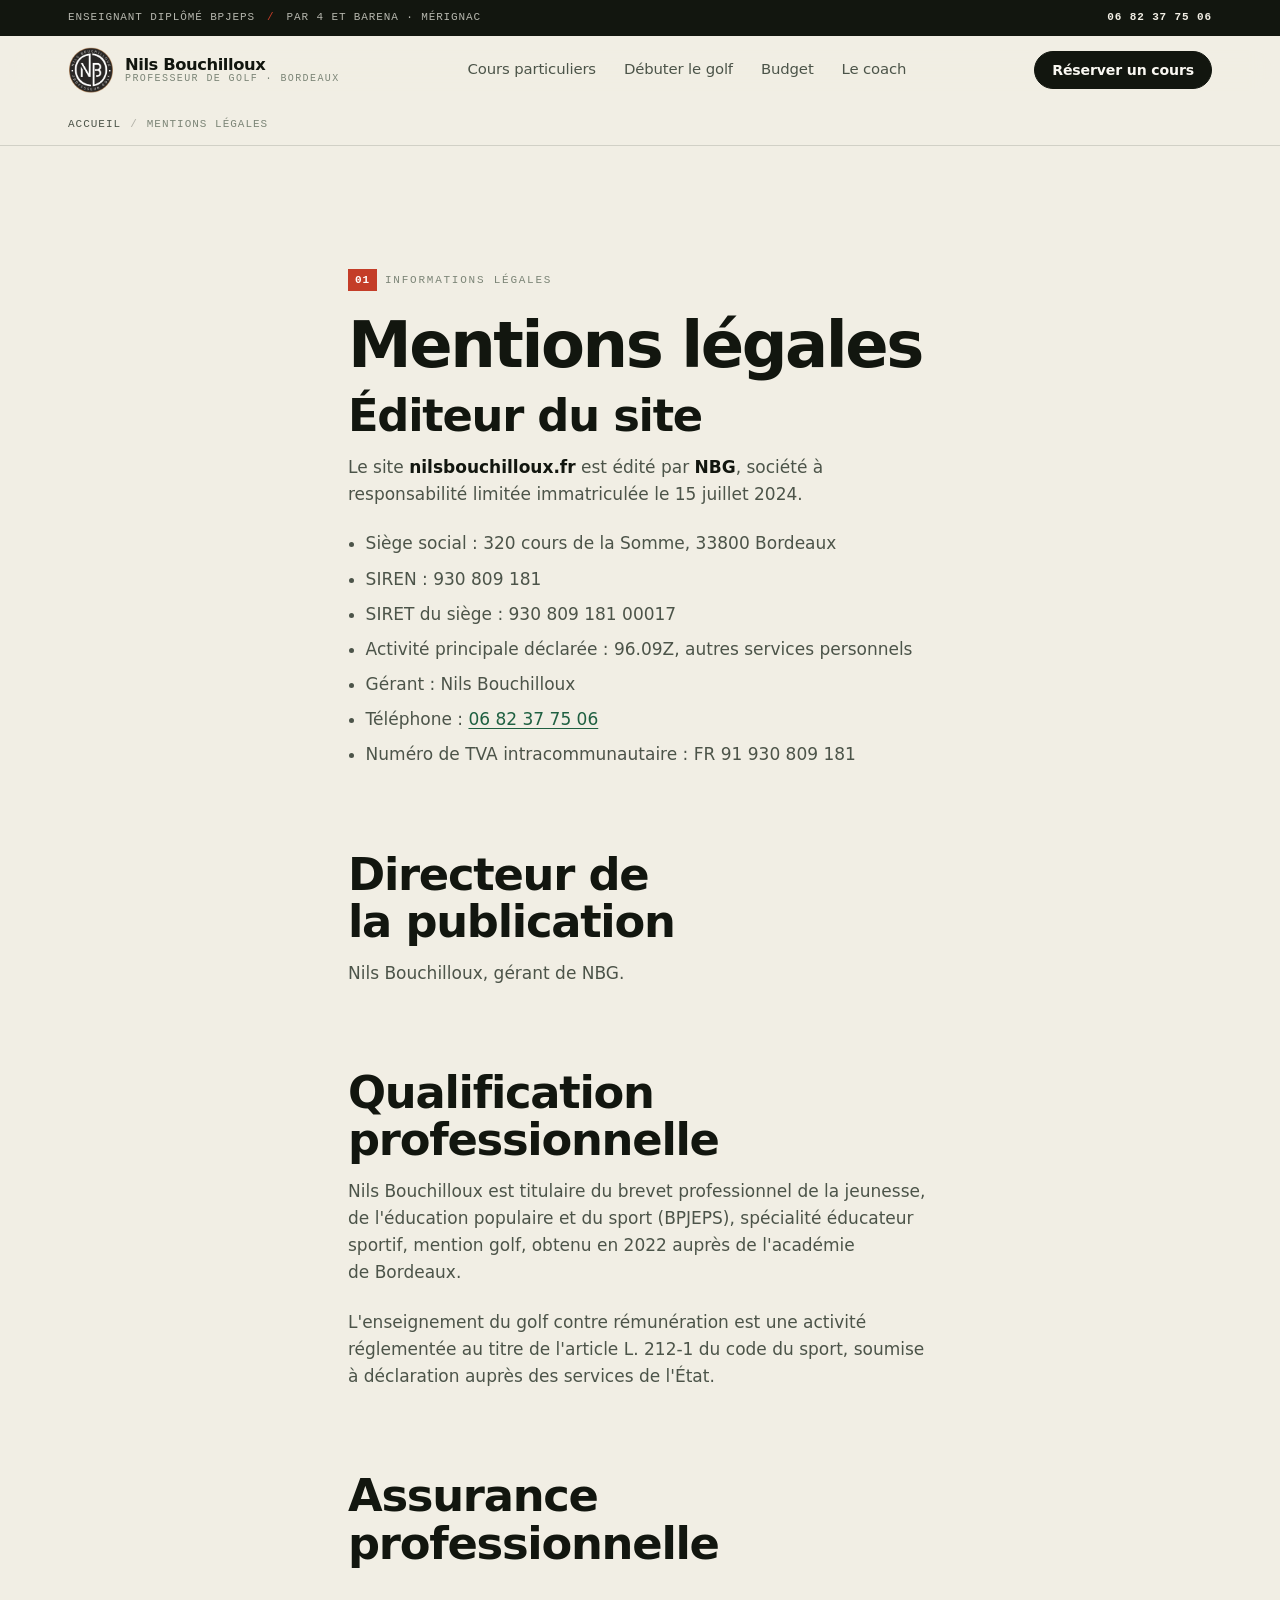
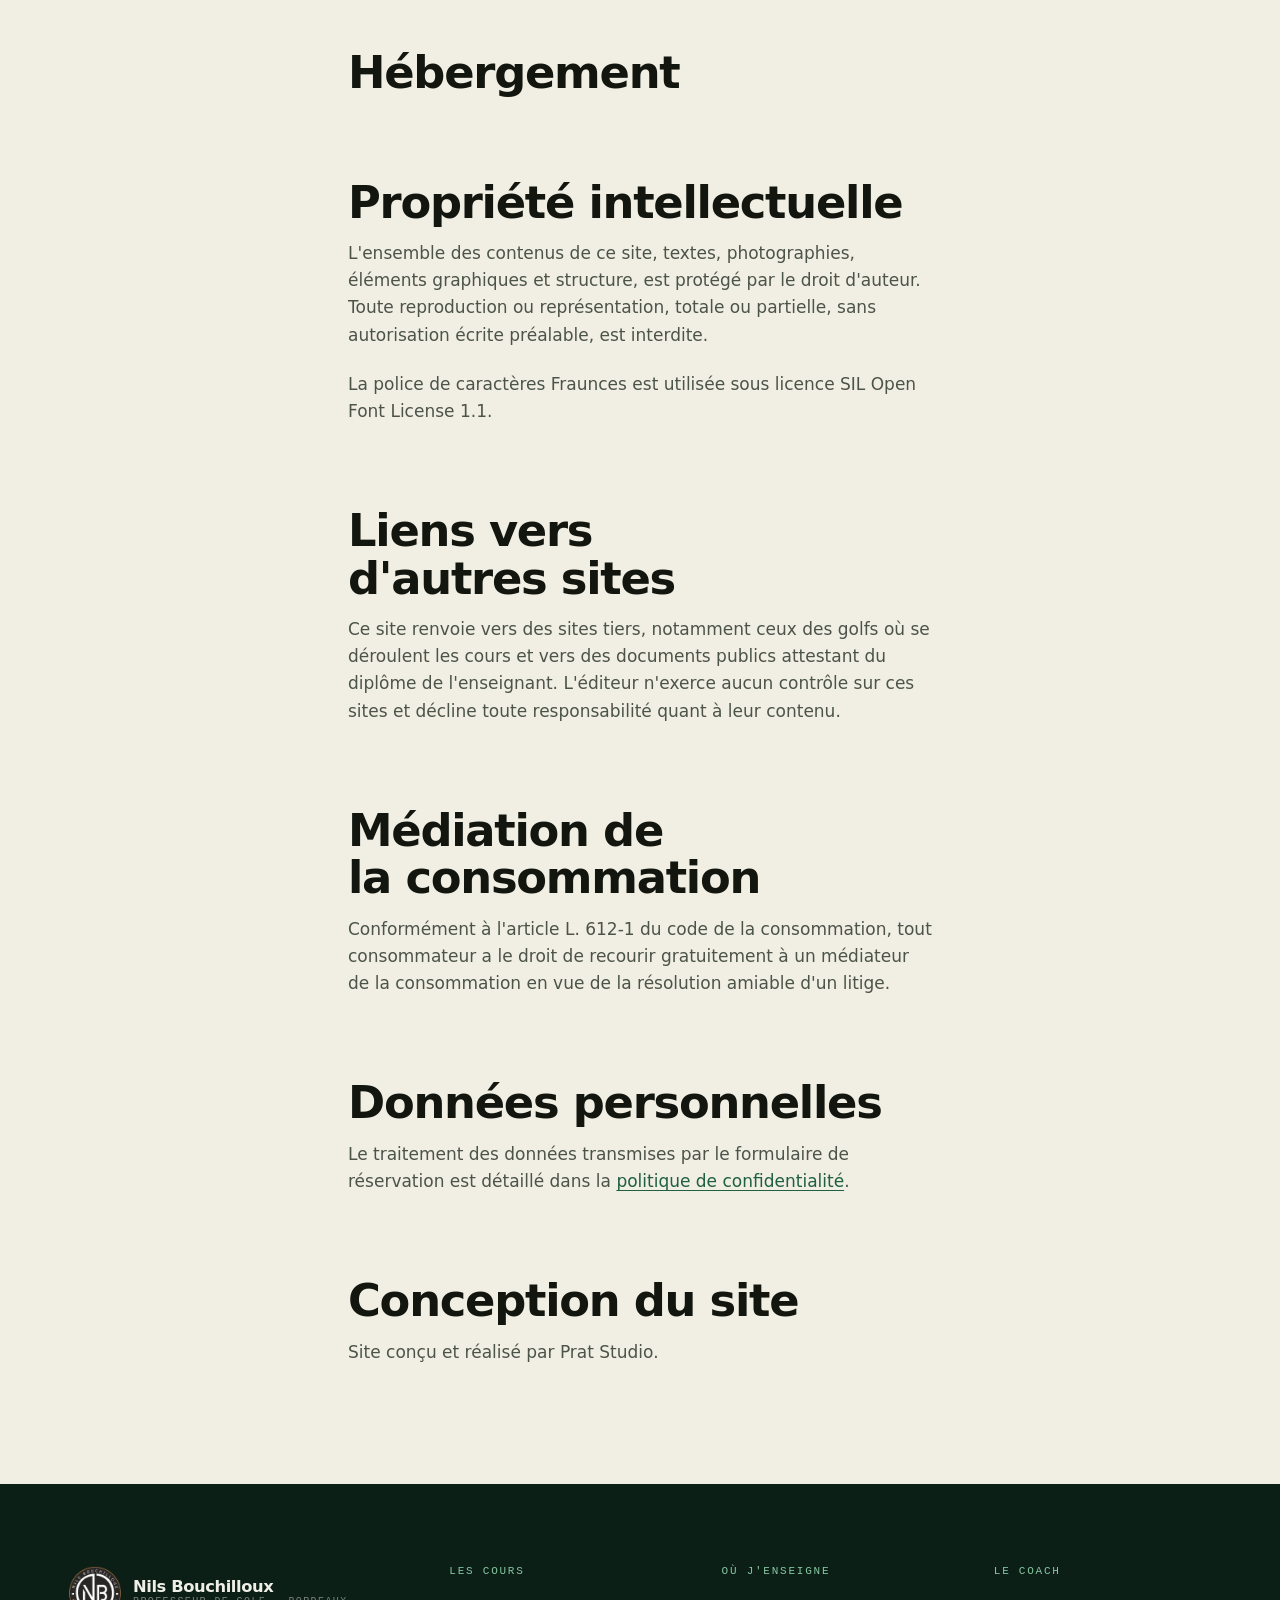
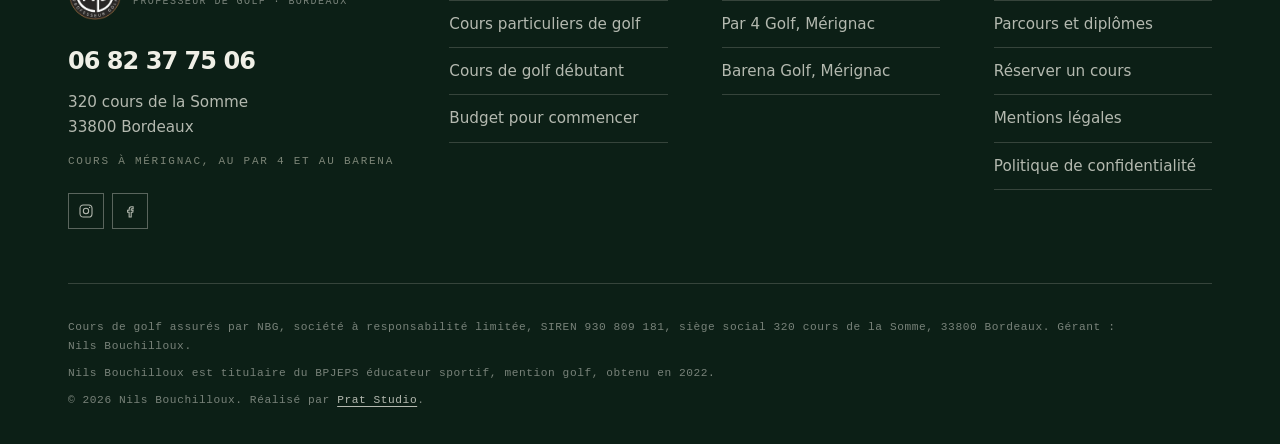
<file: mentions-legales/index.html>
<!DOCTYPE html>
<html lang="fr">
<head>
<meta charset="utf-8">
<meta name="viewport" content="width=device-width, initial-scale=1">
<title>Mentions légales du site de Nils Bouchilloux, golf à Bordeaux</title>
<meta name="description" content="Mentions légales du site nilsbouchilloux.fr : éditeur, hébergeur, propriété intellectuelle et médiation de la consommation.">
<link rel="canonical" href="https://www.nilsbouchilloux.fr/mentions-legales/">
<meta name="robots" content="index, follow">
<script>document.documentElement.classList.add("js");</script>
<link rel="stylesheet" href="/assets/css/style.css">
<link rel="icon" href="/favicon.ico" sizes="32x32">
<link rel="icon" type="image/png" href="/assets/img/favicon-32.png" sizes="32x32">
<link rel="apple-touch-icon" href="/assets/img/favicon-180.png">
<meta name="theme-color" content="#12362A">
</head>
<body>

<a class="saut-contenu" href="#contenu">Aller au contenu</a>

<div class="bandeau-haut">
  <div class="conteneur bandeau-haut__ligne">
    <div class="bandeau-haut__infos">
      <span>Enseignant diplômé BPJEPS</span>
      <span class="bandeau-haut__sep bandeau-haut__masquable" aria-hidden="true">/</span>
      <span class="bandeau-haut__masquable">Par 4 et Barena · Mérignac</span>
    </div>
    <a class="bandeau-haut__tel" href="tel:+33682377506">06 82 37 75 06</a>
  </div>
</div>

<header class="entete" data-entete>
  <div class="conteneur entete__ligne">
    <a class="logo" href="/" aria-label="Nils Bouchilloux, cours de golf à Bordeaux, accueil">
      <img class="logo__marque" src="/assets/img/logo-nils-bouchilloux.webp"
        alt="" width="256" height="262" loading="eager" decoding="async">
      <span class="logo__texte">
        <span class="logo__nom">Nils Bouchilloux</span>
        <span class="logo__metier">Professeur de golf · Bordeaux</span>
      </span>
    </a>

    <nav class="nav" aria-label="Navigation principale">
      <ul class="nav__liste">
        <li><a class="nav__lien" href="/cours-particuliers-golf-bordeaux/">Cours particuliers</a></li>
        <li><a class="nav__lien" href="/cours-de-golf-debutant-bordeaux/">Débuter le golf</a></li>
        <li><a class="nav__lien" href="/budget-debuter-golf-bordeaux/">Budget</a></li>
        <li><a class="nav__lien" href="/a-propos/">Le coach</a></li>
      </ul>
    </nav>

    <div class="entete__actions">
      <a class="bouton bouton--plein bouton--petit entete__reserver" href="/reserver/">Réserver un cours</a>
      <button class="burger" type="button" data-burger aria-controls="menu-mobile" aria-expanded="false">
        <span class="visuellement-cache">Ouvrir le menu</span>
        <span aria-hidden="true"></span><span aria-hidden="true"></span><span aria-hidden="true"></span>
      </button>
    </div>
  </div>
</header>

<nav class="menu-mobile" id="menu-mobile" data-menu-mobile aria-label="Navigation mobile">
  <div class="conteneur">
    <ul class="menu-mobile__liste">
      <li><a class="menu-mobile__lien" href="/cours-particuliers-golf-bordeaux/"><span><span class="menu-mobile__num">01</span>Cours particuliers</span></a></li>
      <li><a class="menu-mobile__lien" href="/cours-de-golf-debutant-bordeaux/"><span><span class="menu-mobile__num">02</span>Débuter le golf</span></a></li>
      <li><a class="menu-mobile__lien" href="/budget-debuter-golf-bordeaux/"><span><span class="menu-mobile__num">03</span>Budget pour débuter</span></a></li>
      <li><a class="menu-mobile__lien" href="/a-propos/"><span><span class="menu-mobile__num">04</span>Le coach</span></a></li>
      <li><a class="menu-mobile__lien" href="/reserver/"><span><span class="menu-mobile__num">05</span>Réserver</span></a></li>
    </ul>
    <div class="menu-mobile__actions">
      <a class="bouton bouton--plein bouton--large" href="/reserver/">Réserver un cours</a>
      <a class="bouton bouton--contour bouton--large" href="tel:+33682377506">06 82 37 75 06</a>
    </div>
    <div class="menu-mobile__pied">
      <p class="tech">Par 4 et Barena · Mérignac</p>
    </div>
  </div>
</nav>

<nav class="fil" aria-label="Fil d'Ariane">
  <div class="conteneur">
    <ol>
      <li><a href="/">Accueil</a></li>
      <li><span aria-current="page">Mentions légales</span></li>
    </ol>
  </div>
</nav>

<main id="contenu">
  <section class="section section--papier">
    <div class="conteneur conteneur--etroit">
      <p class="repere"><span class="repere__num">01</span> Informations légales</p>
      <h1>Mentions légales</h1>

      <div class="prose">
        <h2>Éditeur du site</h2>
        <p>
          Le site <strong>nilsbouchilloux.fr</strong> est édité par <strong>NBG</strong>,
          société à responsabilité limitée immatriculée le 15 juillet 2024.
        </p>
        <ul>
          <li data-en-attente>Capital social : <span class="a-confirmer">[[À CONFIRMER : capital social, à relever sur le Kbis]]</span></li>
          <li>Siège social : 320 cours de la Somme, 33800 Bordeaux</li>
          <li>SIREN : 930 809 181</li>
          <li>SIRET du siège : 930 809 181 00017</li>
          <li>Activité principale déclarée : 96.09Z, autres services personnels</li>
          <li>Gérant : Nils Bouchilloux</li>
          <li>Téléphone : <a href="tel:+33682377506">06 82 37 75 06</a></li>
          <li data-en-attente>Adresse électronique : <span class="a-confirmer">[[À CONFIRMER : adresse e-mail professionnelle]]</span></li>
          <li>Numéro de TVA intracommunautaire : FR 91 930 809 181 <span class="a-confirmer">[[À CONFIRMER : la société est-elle assujettie à la TVA, ou en franchise en base de l'article 293 B du CGI ? La mention à afficher change selon la réponse.]]</span></li>
        </ul>

        <h2>Directeur de la publication</h2>
        <p>Nils Bouchilloux, gérant de NBG.</p>

        <h2>Qualification professionnelle</h2>
        <p>
          Nils Bouchilloux est titulaire du brevet professionnel de la jeunesse, de
          l'éducation populaire et du sport (BPJEPS), spécialité éducateur sportif,
          mention golf, obtenu en 2022 auprès de l'académie de Bordeaux.
        </p>
        <p>
          L'enseignement du golf contre rémunération est une activité réglementée au
          titre de l'article L. 212-1 du code du sport, soumise à déclaration auprès
          des services de l'État.
        </p>
        <p>
          <span class="a-confirmer">[[À CONFIRMER : numéro de carte professionnelle d'éducateur sportif et date de validité, à afficher ici]]</span>
        </p>

        <h2>Assurance professionnelle</h2>
        <p>
          <span class="a-confirmer">[[À CONFIRMER : nom de l'assureur, numéro de contrat de responsabilité civile professionnelle et étendue géographique de la garantie]]</span>
        </p>

        <h2>Hébergement</h2>
        <p>
          <span class="a-confirmer">[[À CONFIRMER : raison sociale, adresse postale et téléphone de l'hébergeur, la mention de l'hébergeur est obligatoire, article 6 III de la loi du 21 juin 2004]]</span>
        </p>

        <h2>Propriété intellectuelle</h2>
        <p>
          L'ensemble des contenus de ce site, textes, photographies, éléments
          graphiques et structure, est protégé par le droit d'auteur. Toute
          reproduction ou représentation, totale ou partielle, sans autorisation
          écrite préalable, est interdite.
        </p>
        <p>
          La police de caractères Fraunces est utilisée sous licence SIL Open Font
          License 1.1.
        </p>

        <h2>Liens vers d'autres sites</h2>
        <p>
          Ce site renvoie vers des sites tiers, notamment ceux des golfs où se
          déroulent les cours et vers des documents publics attestant du diplôme de
          l'enseignant. L'éditeur n'exerce aucun contrôle sur ces sites et décline
          toute responsabilité quant à leur contenu.
        </p>

        <h2>Médiation de la consommation</h2>
        <p>
          Conformément à l'article L. 612-1 du code de la consommation, tout
          consommateur a le droit de recourir gratuitement à un médiateur de la
          consommation en vue de la résolution amiable d'un litige.
        </p>
        <p>
          <span class="a-confirmer">[[À CONFIRMER : médiateur de la consommation retenu, avec son nom, son adresse postale et son site internet, l'adhésion à un dispositif de médiation est une obligation légale pour toute activité en relation avec des particuliers]]</span>
        </p>

        <h2>Données personnelles</h2>
        <p>
          Le traitement des données transmises par le formulaire de réservation est
          détaillé dans la
          <a href="/politique-de-confidentialite/">politique de confidentialité</a>.
        </p>

        <h2>Conception du site</h2>
        <p>
          Site conçu et réalisé par Prat Studio.
        </p>
      </div>
    </div>
  </section>
</main>
<footer class="pied">
  <div class="conteneur">
    <div class="pied__grille">
      <div>
        <a class="logo pied__logo" href="/" aria-label="Nils Bouchilloux, accueil">
          <img class="logo__marque" src="/assets/img/logo-nils-bouchilloux.webp" alt="" width="256" height="262" loading="lazy" decoding="async">
          <span class="logo__texte">
            <span class="logo__nom">Nils Bouchilloux</span>
            <span class="logo__metier">Professeur de golf · Bordeaux</span>
          </span>
        </a>
        <a class="pied__tel" href="tel:+33682377506">06 82 37 75 06</a>
        <address class="pied__adresse">
          320 cours de la Somme<br>
          33800 Bordeaux
        </address>
        <p class="tech">Cours à Mérignac, au Par 4 et au Barena</p>
        <p data-en-attente><span class="a-confirmer">[[À CONFIRMER : adresse e-mail professionnelle à afficher]]</span></p>
        <div class="pied__reseaux">
          <a href="https://www.instagram.com/nils_golf_/" rel="me noopener" target="_blank" aria-label="Instagram de Nils Bouchilloux">
            <svg viewBox="0 0 24 24" fill="none" stroke="currentColor" stroke-width="1.6" aria-hidden="true"><rect x="3" y="3" width="18" height="18" rx="5"/><circle cx="12" cy="12" r="4"/><circle cx="17.4" cy="6.6" r="1" fill="currentColor" stroke="none"/></svg>
          </a>
          <a href="https://www.facebook.com/nils.bouchilloux" rel="me noopener" target="_blank" aria-label="Facebook de Nils Bouchilloux">
            <svg viewBox="0 0 24 24" fill="none" stroke="currentColor" stroke-width="1.6" aria-hidden="true"><path d="M14.5 8.5h2.2V5.6h-2.5c-2.2 0-3.5 1.3-3.5 3.6v1.7H8.4v3h2.3V21h3.1v-7.1h2.4l.4-3h-2.8V9.6c0-.8.3-1.1.7-1.1Z"/></svg>
          </a>
        </div>
      </div>

      <div>
        <h2 class="pied__titre">Les cours</h2>
        <ul class="pied__liste">
          <li><a href="/cours-particuliers-golf-bordeaux/">Cours particuliers de golf</a></li>
          <li><a href="/cours-de-golf-debutant-bordeaux/">Cours de golf débutant</a></li>
          <li><a href="/budget-debuter-golf-bordeaux/">Budget pour commencer</a></li>
        </ul>
      </div>

      <div>
        <h2 class="pied__titre">Où j'enseigne</h2>
        <ul class="pied__liste">
          <li><a href="/#lieux">Par 4 Golf, Mérignac</a></li>
          <li><a href="/#lieux">Barena Golf, Mérignac</a></li>
        </ul>
      </div>

      <div>
        <h2 class="pied__titre">Le coach</h2>
        <ul class="pied__liste">
          <li><a href="/a-propos/">Parcours et diplômes</a></li>
          <li><a href="/reserver/">Réserver un cours</a></li>
          <li><a href="/mentions-legales/">Mentions légales</a></li>
          <li><a href="/politique-de-confidentialite/">Politique de confidentialité</a></li>
        </ul>
      </div>
    </div>

    <div class="pied__bas">
      <p>
        Cours de golf assurés par NBG, société à responsabilité limitée,
        SIREN 930 809 181, siège social 320 cours de la Somme, 33800 Bordeaux.
        Gérant : Nils Bouchilloux.
      </p>
      <p data-en-attente>
        Capital social : <span class="a-confirmer">[[À CONFIRMER : capital social]]</span>.
      </p>
      <p>Nils Bouchilloux est titulaire du BPJEPS éducateur sportif, mention golf, obtenu en 2022.</p>
      <p>&copy; <span data-annee>2026</span> Nils Bouchilloux. Réalisé par <a href="https://www.pratstudio.fr" rel="noopener" target="_blank">Prat Studio</a>.</p>
    </div>
  </div>
</footer>

<div class="barre-appel" data-barre-appel>
  <a class="bouton bouton--contour bouton--petit" href="tel:+33682377506">Appeler</a>
  <a class="bouton bouton--plein bouton--petit" href="/reserver/">Réserver un cours</a>
</div>

<script src="/assets/js/main.js" defer></script>
</body>
</html>
</file>
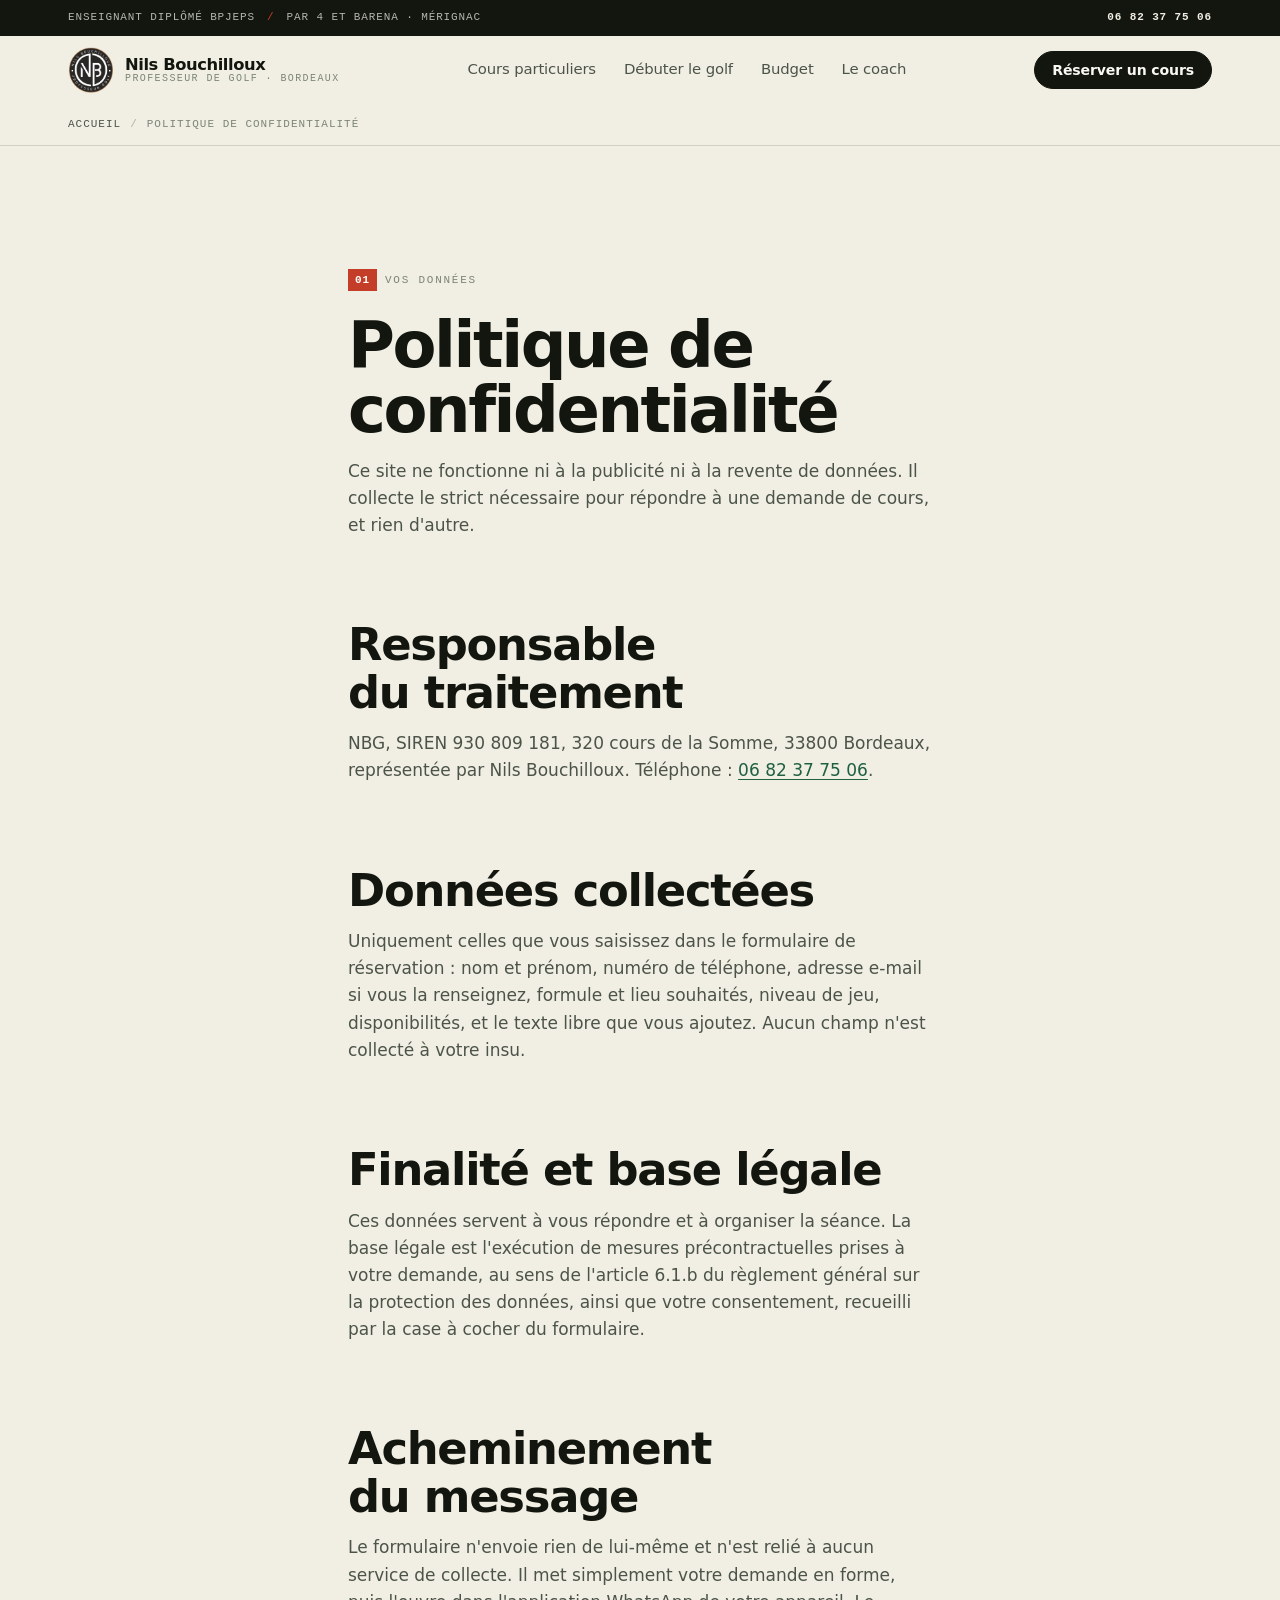
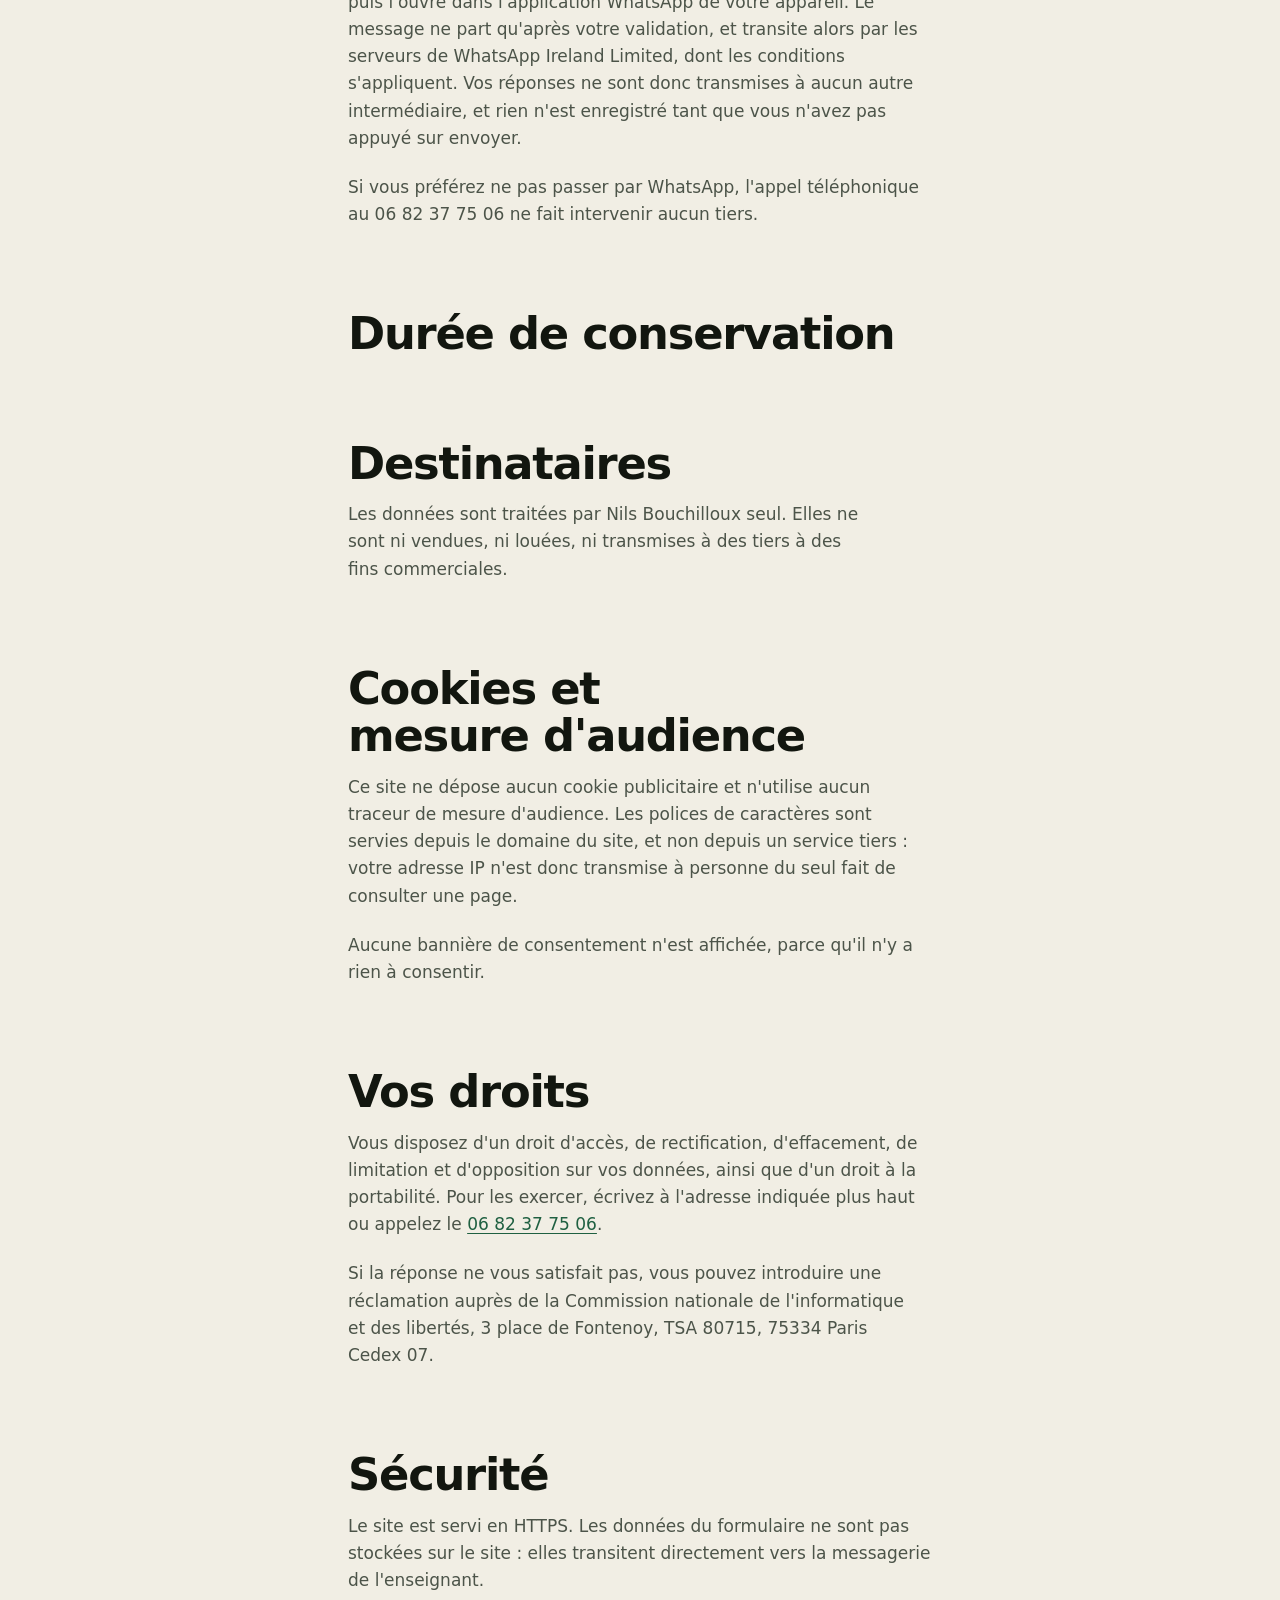
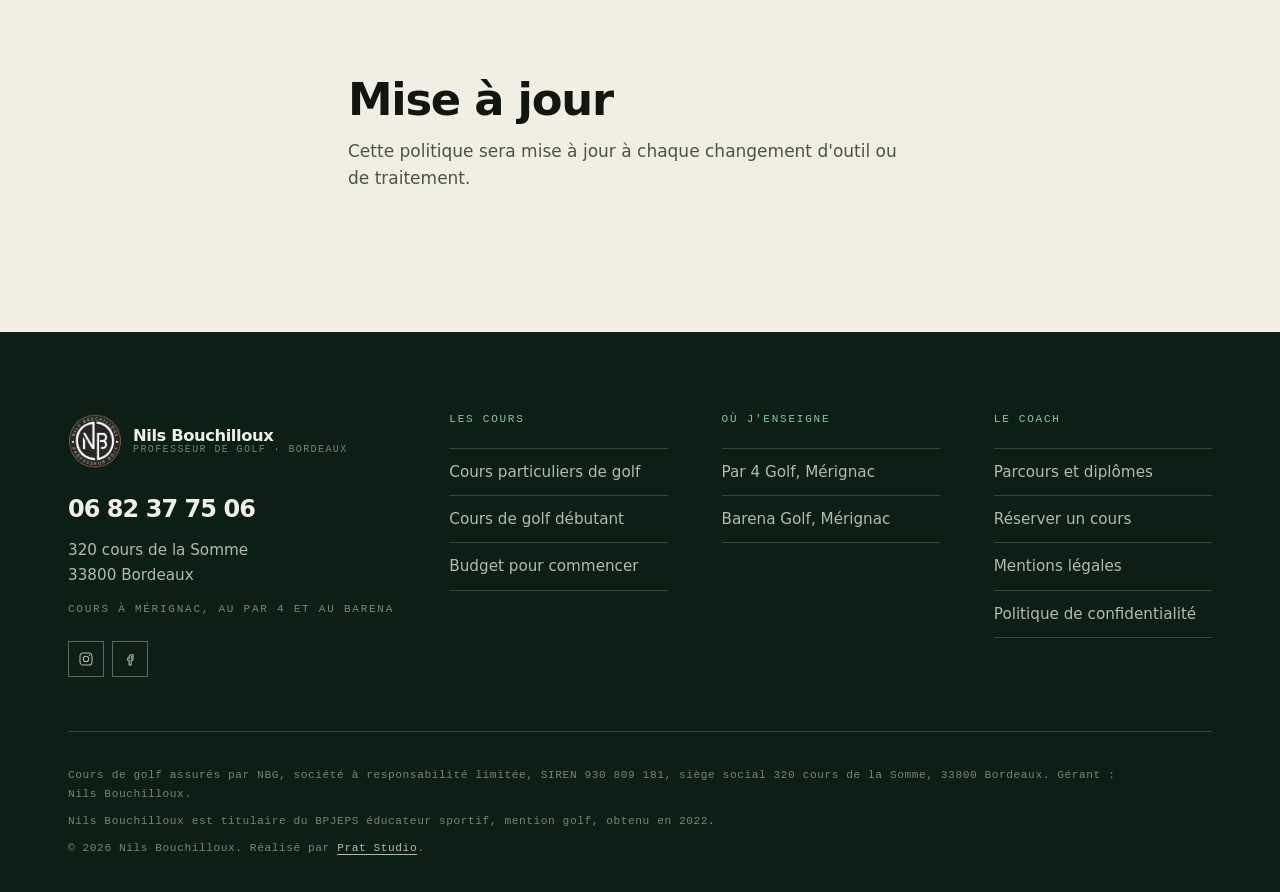
<file: politique-de-confidentialite/index.html>
<!DOCTYPE html>
<html lang="fr">
<head>
<meta charset="utf-8">
<meta name="viewport" content="width=device-width, initial-scale=1">
<title>Politique de confidentialité du site de Nils Bouchilloux</title>
<meta name="description" content="Comment sont traitées les données transmises par le formulaire de réservation du site nilsbouchilloux.fr : finalité, durée de conservation et droits.">
<link rel="canonical" href="https://www.nilsbouchilloux.fr/politique-de-confidentialite/">
<meta name="robots" content="index, follow">
<script>document.documentElement.classList.add("js");</script>
<link rel="stylesheet" href="/assets/css/style.css">
<link rel="icon" href="/favicon.ico" sizes="32x32">
<link rel="icon" type="image/png" href="/assets/img/favicon-32.png" sizes="32x32">
<link rel="apple-touch-icon" href="/assets/img/favicon-180.png">
<meta name="theme-color" content="#12362A">
</head>
<body>

<a class="saut-contenu" href="#contenu">Aller au contenu</a>

<div class="bandeau-haut">
  <div class="conteneur bandeau-haut__ligne">
    <div class="bandeau-haut__infos">
      <span>Enseignant diplômé BPJEPS</span>
      <span class="bandeau-haut__sep bandeau-haut__masquable" aria-hidden="true">/</span>
      <span class="bandeau-haut__masquable">Par 4 et Barena · Mérignac</span>
    </div>
    <a class="bandeau-haut__tel" href="tel:+33682377506">06 82 37 75 06</a>
  </div>
</div>

<header class="entete" data-entete>
  <div class="conteneur entete__ligne">
    <a class="logo" href="/" aria-label="Nils Bouchilloux, cours de golf à Bordeaux, accueil">
      <img class="logo__marque" src="/assets/img/logo-nils-bouchilloux.webp"
        alt="" width="256" height="262" loading="eager" decoding="async">
      <span class="logo__texte">
        <span class="logo__nom">Nils Bouchilloux</span>
        <span class="logo__metier">Professeur de golf · Bordeaux</span>
      </span>
    </a>

    <nav class="nav" aria-label="Navigation principale">
      <ul class="nav__liste">
        <li><a class="nav__lien" href="/cours-particuliers-golf-bordeaux/">Cours particuliers</a></li>
        <li><a class="nav__lien" href="/cours-de-golf-debutant-bordeaux/">Débuter le golf</a></li>
        <li><a class="nav__lien" href="/budget-debuter-golf-bordeaux/">Budget</a></li>
        <li><a class="nav__lien" href="/a-propos/">Le coach</a></li>
      </ul>
    </nav>

    <div class="entete__actions">
      <a class="bouton bouton--plein bouton--petit entete__reserver" href="/reserver/">Réserver un cours</a>
      <button class="burger" type="button" data-burger aria-controls="menu-mobile" aria-expanded="false">
        <span class="visuellement-cache">Ouvrir le menu</span>
        <span aria-hidden="true"></span><span aria-hidden="true"></span><span aria-hidden="true"></span>
      </button>
    </div>
  </div>
</header>

<nav class="menu-mobile" id="menu-mobile" data-menu-mobile aria-label="Navigation mobile">
  <div class="conteneur">
    <ul class="menu-mobile__liste">
      <li><a class="menu-mobile__lien" href="/cours-particuliers-golf-bordeaux/"><span><span class="menu-mobile__num">01</span>Cours particuliers</span></a></li>
      <li><a class="menu-mobile__lien" href="/cours-de-golf-debutant-bordeaux/"><span><span class="menu-mobile__num">02</span>Débuter le golf</span></a></li>
      <li><a class="menu-mobile__lien" href="/budget-debuter-golf-bordeaux/"><span><span class="menu-mobile__num">03</span>Budget pour débuter</span></a></li>
      <li><a class="menu-mobile__lien" href="/a-propos/"><span><span class="menu-mobile__num">04</span>Le coach</span></a></li>
      <li><a class="menu-mobile__lien" href="/reserver/"><span><span class="menu-mobile__num">05</span>Réserver</span></a></li>
    </ul>
    <div class="menu-mobile__actions">
      <a class="bouton bouton--plein bouton--large" href="/reserver/">Réserver un cours</a>
      <a class="bouton bouton--contour bouton--large" href="tel:+33682377506">06 82 37 75 06</a>
    </div>
    <div class="menu-mobile__pied">
      <p class="tech">Par 4 et Barena · Mérignac</p>
    </div>
  </div>
</nav>

<nav class="fil" aria-label="Fil d'Ariane">
  <div class="conteneur">
    <ol>
      <li><a href="/">Accueil</a></li>
      <li><span aria-current="page">Politique de confidentialité</span></li>
    </ol>
  </div>
</nav>

<main id="contenu">
  <section class="section section--papier">
    <div class="conteneur conteneur--etroit">
      <p class="repere"><span class="repere__num">01</span> Vos données</p>
      <h1>Politique de confidentialité</h1>

      <div class="prose">
        <p>
          Ce site ne fonctionne ni à la publicité ni à la revente de données. Il
          collecte le strict nécessaire pour répondre à une demande de cours, et rien
          d'autre.
        </p>

        <h2>Responsable du traitement</h2>
        <p>
          NBG, SIREN 930 809 181, 320 cours de la Somme, 33800 Bordeaux, représentée
          par Nils Bouchilloux. Téléphone : <a href="tel:+33682377506">06 82 37 75 06</a>.
        </p>
        <p data-en-attente>
          Adresse électronique, qui sert aussi de point de contact pour l'exercice
          des droits :
          <span class="a-confirmer">[[À CONFIRMER : adresse e-mail professionnelle]]</span>
        </p>

        <h2>Données collectées</h2>
        <p>
          Uniquement celles que vous saisissez dans le formulaire de réservation :
          nom et prénom, numéro de téléphone, adresse e-mail si vous la renseignez,
          formule et lieu souhaités, niveau de jeu, disponibilités, et le texte libre
          que vous ajoutez. Aucun champ n'est collecté à votre insu.
        </p>

        <h2>Finalité et base légale</h2>
        <p>
          Ces données servent à vous répondre et à organiser la séance. La base légale
          est l'exécution de mesures précontractuelles prises à votre demande, au sens
          de l'article 6.1.b du règlement général sur la protection des données, ainsi
          que votre consentement, recueilli par la case à cocher du formulaire.
        </p>

        <h2>Acheminement du message</h2>
        <p>
          Le formulaire n'envoie rien de lui-même et n'est relié à aucun service de
          collecte. Il met simplement votre demande en forme, puis l'ouvre dans
          l'application WhatsApp de votre appareil. Le message ne part qu'après votre
          validation, et transite alors par les serveurs de WhatsApp Ireland Limited,
          dont les conditions s'appliquent. Vos réponses ne sont donc transmises à
          aucun autre intermédiaire, et rien n'est enregistré tant que vous n'avez pas
          appuyé sur envoyer.
        </p>
        <p>
          Si vous préférez ne pas passer par WhatsApp, l'appel téléphonique au
          06 82 37 75 06 ne fait intervenir aucun tiers.
        </p>

        <h2>Durée de conservation</h2>
        <p>
          <span class="a-confirmer">[[À CONFIRMER : durée de conservation retenue pour les demandes sans suite, et pour les élèves ayant pris des cours, usage courant, trois ans après le dernier contact]]</span>
        </p>

        <h2>Destinataires</h2>
        <p>
          Les données sont traitées par Nils Bouchilloux seul. Elles ne sont ni
          vendues, ni louées, ni transmises à des tiers à des fins commerciales.
        </p>

        <h2>Cookies et mesure d'audience</h2>
        <p>
          Ce site ne dépose aucun cookie publicitaire et n'utilise aucun traceur de
          mesure d'audience. Les polices de caractères sont servies depuis le domaine
          du site, et non depuis un service tiers : votre adresse IP n'est donc
          transmise à personne du seul fait de consulter une page.
        </p>
        <p>
          Aucune bannière de consentement n'est affichée, parce qu'il n'y a rien à
          consentir.
          <span class="a-confirmer">[[À CONFIRMER : si un outil de mesure d'audience est ajouté plus tard, ce paragraphe et le bandeau de consentement devront être revus]]</span>
        </p>

        <h2>Vos droits</h2>
        <p>
          Vous disposez d'un droit d'accès, de rectification, d'effacement, de
          limitation et d'opposition sur vos données, ainsi que d'un droit à la
          portabilité. Pour les exercer, écrivez à l'adresse indiquée plus haut ou
          appelez le <a href="tel:+33682377506">06 82 37 75 06</a>.
        </p>
        <p>
          Si la réponse ne vous satisfait pas, vous pouvez introduire une réclamation
          auprès de la Commission nationale de l'informatique et des libertés, 3 place
          de Fontenoy, TSA 80715, 75334 Paris Cedex 07.
        </p>

        <h2>Sécurité</h2>
        <p>
          Le site est servi en HTTPS. Les données du formulaire ne sont pas stockées
          sur le site : elles transitent directement vers la messagerie de
          l'enseignant.
        </p>

        <h2>Mise à jour</h2>
        <p>
          Cette politique sera mise à jour à chaque changement d'outil ou de
          traitement.
        </p>
        <p data-en-attente>
          Dernière révision :
          <span class="a-confirmer">[[À CONFIRMER : date de la version publiée]]</span>
        </p>
      </div>
    </div>
  </section>
</main>
<footer class="pied">
  <div class="conteneur">
    <div class="pied__grille">
      <div>
        <a class="logo pied__logo" href="/" aria-label="Nils Bouchilloux, accueil">
          <img class="logo__marque" src="/assets/img/logo-nils-bouchilloux.webp" alt="" width="256" height="262" loading="lazy" decoding="async">
          <span class="logo__texte">
            <span class="logo__nom">Nils Bouchilloux</span>
            <span class="logo__metier">Professeur de golf · Bordeaux</span>
          </span>
        </a>
        <a class="pied__tel" href="tel:+33682377506">06 82 37 75 06</a>
        <address class="pied__adresse">
          320 cours de la Somme<br>
          33800 Bordeaux
        </address>
        <p class="tech">Cours à Mérignac, au Par 4 et au Barena</p>
        <p data-en-attente><span class="a-confirmer">[[À CONFIRMER : adresse e-mail professionnelle à afficher]]</span></p>
        <div class="pied__reseaux">
          <a href="https://www.instagram.com/nils_golf_/" rel="me noopener" target="_blank" aria-label="Instagram de Nils Bouchilloux">
            <svg viewBox="0 0 24 24" fill="none" stroke="currentColor" stroke-width="1.6" aria-hidden="true"><rect x="3" y="3" width="18" height="18" rx="5"/><circle cx="12" cy="12" r="4"/><circle cx="17.4" cy="6.6" r="1" fill="currentColor" stroke="none"/></svg>
          </a>
          <a href="https://www.facebook.com/nils.bouchilloux" rel="me noopener" target="_blank" aria-label="Facebook de Nils Bouchilloux">
            <svg viewBox="0 0 24 24" fill="none" stroke="currentColor" stroke-width="1.6" aria-hidden="true"><path d="M14.5 8.5h2.2V5.6h-2.5c-2.2 0-3.5 1.3-3.5 3.6v1.7H8.4v3h2.3V21h3.1v-7.1h2.4l.4-3h-2.8V9.6c0-.8.3-1.1.7-1.1Z"/></svg>
          </a>
        </div>
      </div>

      <div>
        <h2 class="pied__titre">Les cours</h2>
        <ul class="pied__liste">
          <li><a href="/cours-particuliers-golf-bordeaux/">Cours particuliers de golf</a></li>
          <li><a href="/cours-de-golf-debutant-bordeaux/">Cours de golf débutant</a></li>
          <li><a href="/budget-debuter-golf-bordeaux/">Budget pour commencer</a></li>
        </ul>
      </div>

      <div>
        <h2 class="pied__titre">Où j'enseigne</h2>
        <ul class="pied__liste">
          <li><a href="/#lieux">Par 4 Golf, Mérignac</a></li>
          <li><a href="/#lieux">Barena Golf, Mérignac</a></li>
        </ul>
      </div>

      <div>
        <h2 class="pied__titre">Le coach</h2>
        <ul class="pied__liste">
          <li><a href="/a-propos/">Parcours et diplômes</a></li>
          <li><a href="/reserver/">Réserver un cours</a></li>
          <li><a href="/mentions-legales/">Mentions légales</a></li>
          <li><a href="/politique-de-confidentialite/">Politique de confidentialité</a></li>
        </ul>
      </div>
    </div>

    <div class="pied__bas">
      <p>
        Cours de golf assurés par NBG, société à responsabilité limitée,
        SIREN 930 809 181, siège social 320 cours de la Somme, 33800 Bordeaux.
        Gérant : Nils Bouchilloux.
      </p>
      <p data-en-attente>
        Capital social : <span class="a-confirmer">[[À CONFIRMER : capital social]]</span>.
      </p>
      <p>Nils Bouchilloux est titulaire du BPJEPS éducateur sportif, mention golf, obtenu en 2022.</p>
      <p>&copy; <span data-annee>2026</span> Nils Bouchilloux. Réalisé par <a href="https://www.pratstudio.fr" rel="noopener" target="_blank">Prat Studio</a>.</p>
    </div>
  </div>
</footer>

<div class="barre-appel" data-barre-appel>
  <a class="bouton bouton--contour bouton--petit" href="tel:+33682377506">Appeler</a>
  <a class="bouton bouton--plein bouton--petit" href="/reserver/">Réserver un cours</a>
</div>

<script src="/assets/js/main.js" defer></script>
</body>
</html>
</file>
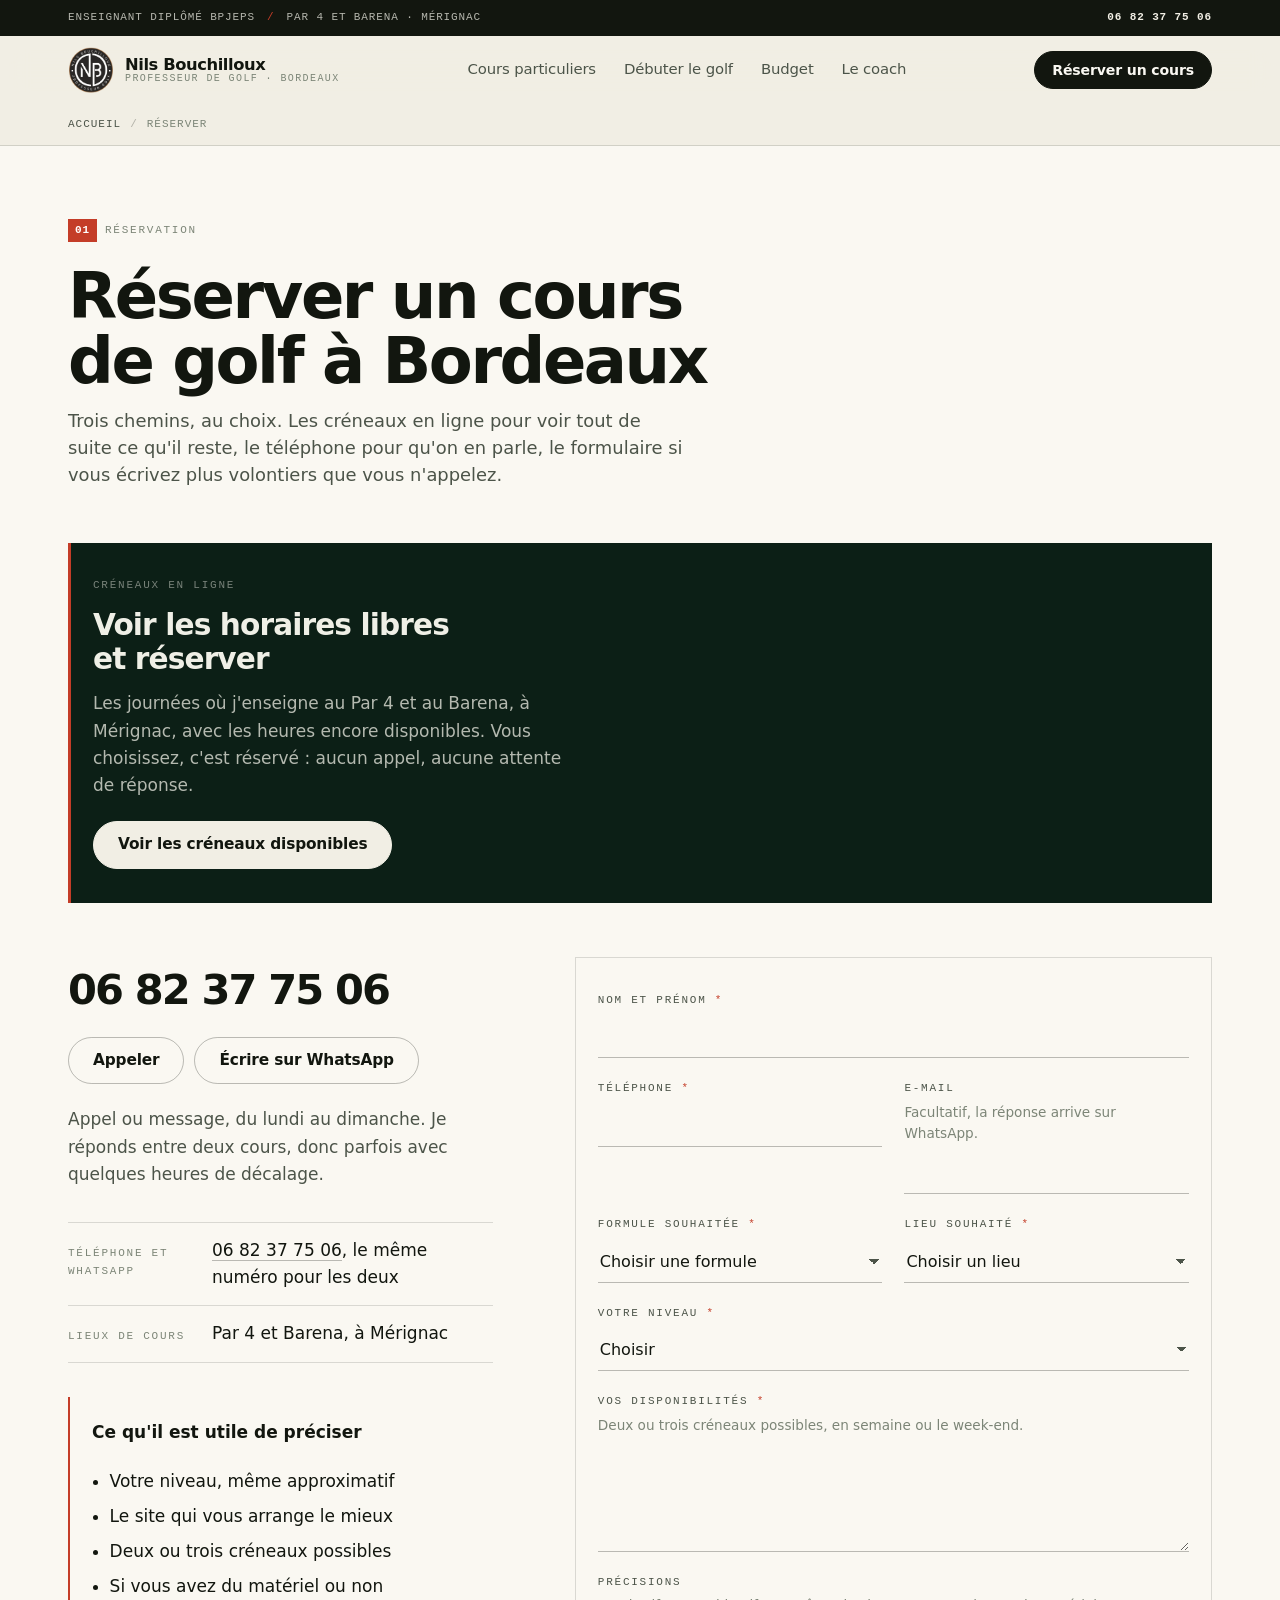
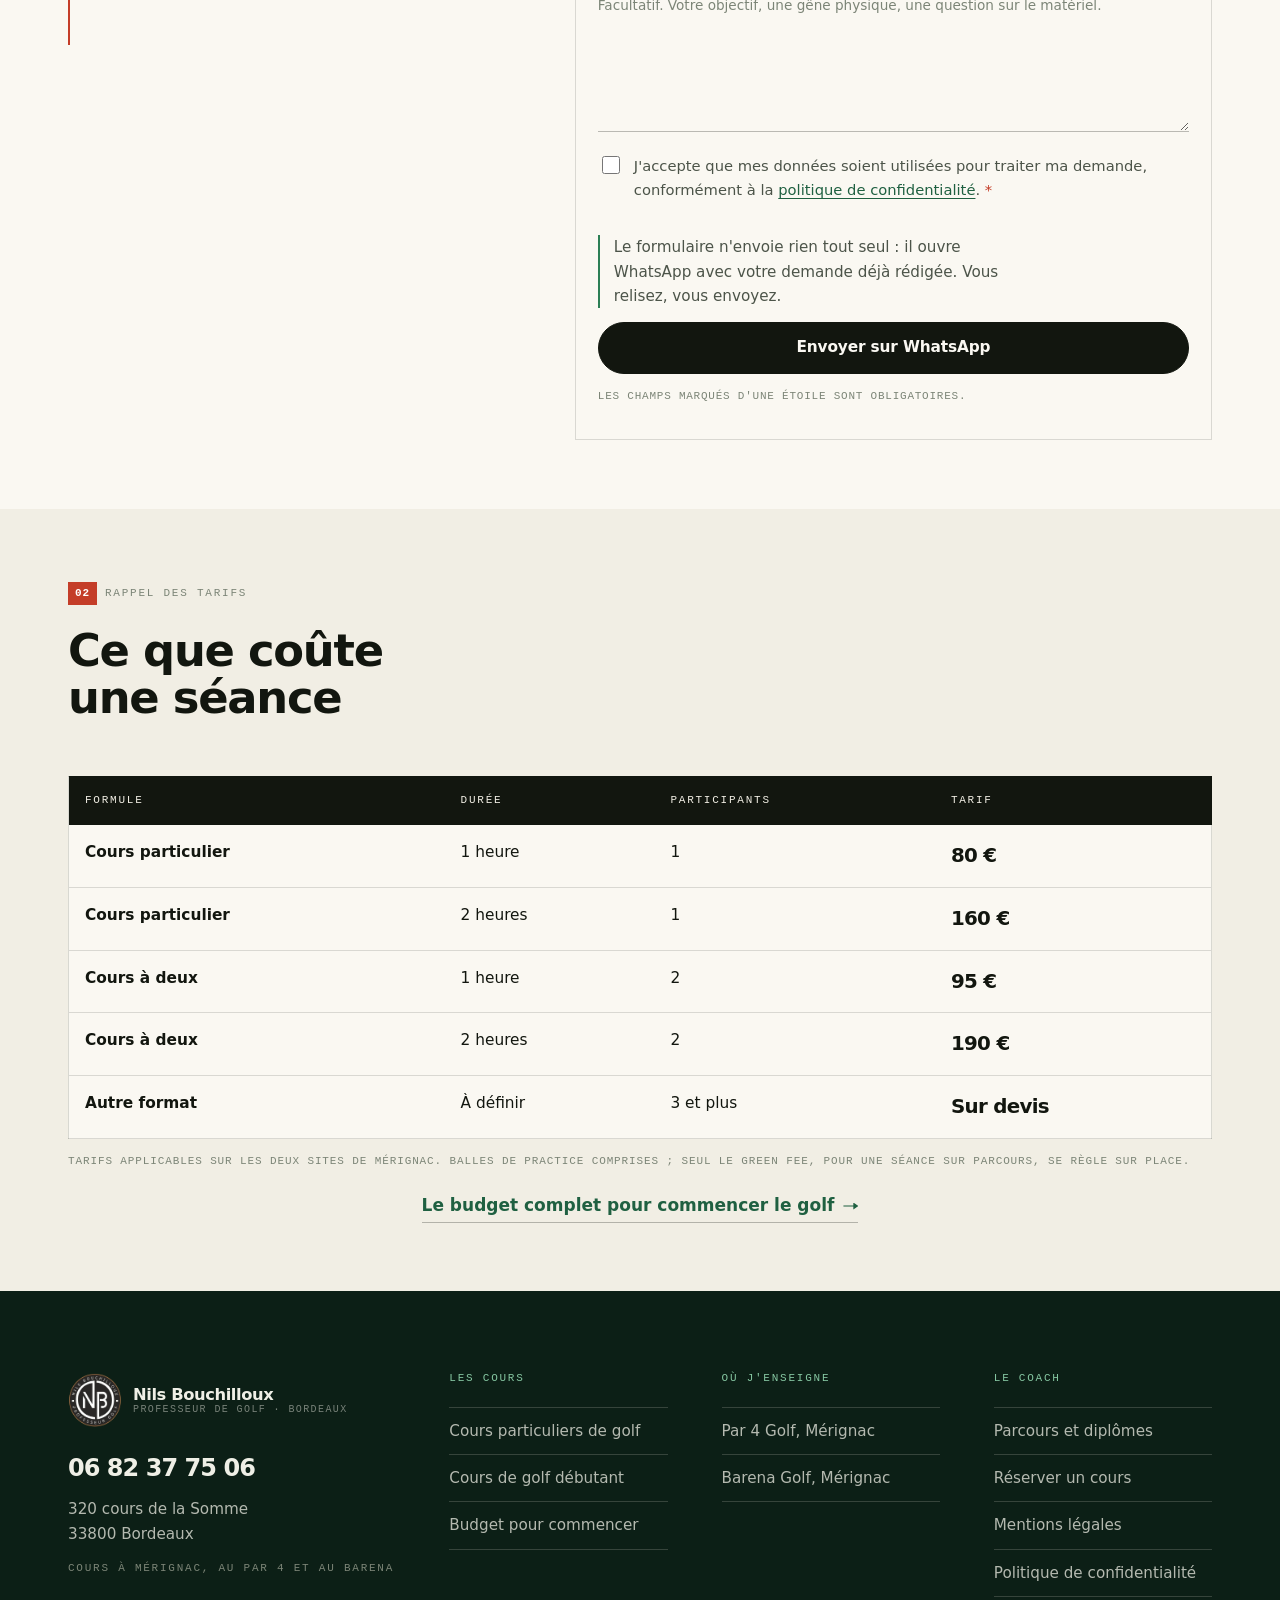
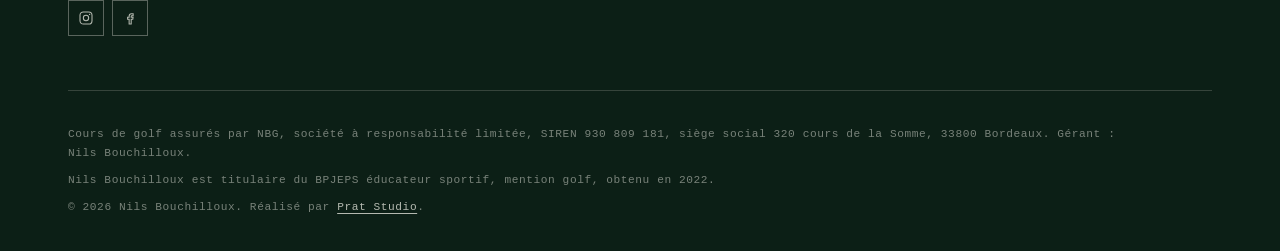
<file: reserver/index.html>
<!DOCTYPE html>
<html lang="fr">
<head>
<meta charset="utf-8">
<meta name="viewport" content="width=device-width, initial-scale=1">
<title>Réserver un cours de golf à Bordeaux avec Nils Bouchilloux</title>
<meta name="description" content="Réserver un cours de golf au radar avec Nils Bouchilloux, au Par 4 ou au Barena, à Mérignac. Par téléphone au 06 82 37 75 06 ou par le formulaire.">
<link rel="canonical" href="https://www.nilsbouchilloux.fr/reserver/">
<meta name="robots" content="index, follow">

<meta property="og:type" content="website">
<meta property="og:locale" content="fr_FR">
<meta property="og:site_name" content="Nils Bouchilloux, cours de golf à Bordeaux">
<meta property="og:title" content="Réserver un cours de golf à Bordeaux avec Nils Bouchilloux">
<meta property="og:description" content="Réserver un cours de golf au Par 4 ou au Barena, à Mérignac. 06 82 37 75 06.">
<meta property="og:url" content="https://www.nilsbouchilloux.fr/reserver/">

<script>document.documentElement.classList.add("js");</script>
<link rel="stylesheet" href="/assets/css/style.css">
<link rel="icon" href="/favicon.ico" sizes="32x32">
<link rel="icon" type="image/png" href="/assets/img/favicon-32.png" sizes="32x32">
<link rel="apple-touch-icon" href="/assets/img/favicon-180.png">
<meta name="theme-color" content="#12362A">

<script type="application/ld+json">
{
  "@context": "https://schema.org",
  "@type": "ContactPage",
  "@id": "https://www.nilsbouchilloux.fr/reserver/#page",
  "url": "https://www.nilsbouchilloux.fr/reserver/",
  "name": "Réserver un cours de golf à Bordeaux",
  "inLanguage": "fr-FR",
  "isPartOf": { "@id": "https://www.nilsbouchilloux.fr/#site" },
  "about": { "@id": "https://www.nilsbouchilloux.fr/#business" }
}
</script>

<script type="application/ld+json">
{
  "@context": "https://schema.org",
  "@type": "BreadcrumbList",
  "itemListElement": [
    { "@type": "ListItem", "position": 1, "name": "Accueil", "item": "https://www.nilsbouchilloux.fr/" },
    { "@type": "ListItem", "position": 2, "name": "Réserver", "item": "https://www.nilsbouchilloux.fr/reserver/" }
  ]
}
</script>
</head>
<body>

<a class="saut-contenu" href="#contenu">Aller au contenu</a>

<div class="bandeau-haut">
  <div class="conteneur bandeau-haut__ligne">
    <div class="bandeau-haut__infos">
      <span>Enseignant diplômé BPJEPS</span>
      <span class="bandeau-haut__sep bandeau-haut__masquable" aria-hidden="true">/</span>
      <span class="bandeau-haut__masquable">Par 4 et Barena · Mérignac</span>
    </div>
    <a class="bandeau-haut__tel" href="tel:+33682377506">06 82 37 75 06</a>
  </div>
</div>

<header class="entete" data-entete>
  <div class="conteneur entete__ligne">
    <a class="logo" href="/" aria-label="Nils Bouchilloux, cours de golf à Bordeaux, accueil">
      <img class="logo__marque" src="/assets/img/logo-nils-bouchilloux.webp"
        alt="" width="256" height="262" loading="eager" decoding="async">
      <span class="logo__texte">
        <span class="logo__nom">Nils Bouchilloux</span>
        <span class="logo__metier">Professeur de golf · Bordeaux</span>
      </span>
    </a>

    <nav class="nav" aria-label="Navigation principale">
      <ul class="nav__liste">
        <li><a class="nav__lien" href="/cours-particuliers-golf-bordeaux/">Cours particuliers</a></li>
        <li><a class="nav__lien" href="/cours-de-golf-debutant-bordeaux/">Débuter le golf</a></li>
        <li><a class="nav__lien" href="/budget-debuter-golf-bordeaux/">Budget</a></li>
        <li><a class="nav__lien" href="/a-propos/">Le coach</a></li>
      </ul>
    </nav>

    <div class="entete__actions">
      <a class="bouton bouton--plein bouton--petit entete__reserver" href="/reserver/">Réserver un cours</a>
      <button class="burger" type="button" data-burger aria-controls="menu-mobile" aria-expanded="false">
        <span class="visuellement-cache">Ouvrir le menu</span>
        <span aria-hidden="true"></span><span aria-hidden="true"></span><span aria-hidden="true"></span>
      </button>
    </div>
  </div>
</header>

<nav class="menu-mobile" id="menu-mobile" data-menu-mobile aria-label="Navigation mobile">
  <div class="conteneur">
    <ul class="menu-mobile__liste">
      <li><a class="menu-mobile__lien" href="/cours-particuliers-golf-bordeaux/"><span><span class="menu-mobile__num">01</span>Cours particuliers</span></a></li>
      <li><a class="menu-mobile__lien" href="/cours-de-golf-debutant-bordeaux/"><span><span class="menu-mobile__num">02</span>Débuter le golf</span></a></li>
      <li><a class="menu-mobile__lien" href="/budget-debuter-golf-bordeaux/"><span><span class="menu-mobile__num">03</span>Budget pour débuter</span></a></li>
      <li><a class="menu-mobile__lien" href="/a-propos/"><span><span class="menu-mobile__num">04</span>Le coach</span></a></li>
      <li><a class="menu-mobile__lien" href="/reserver/"><span><span class="menu-mobile__num">05</span>Réserver</span></a></li>
    </ul>
    <div class="menu-mobile__actions">
      <a class="bouton bouton--plein bouton--large" href="/reserver/">Réserver un cours</a>
      <a class="bouton bouton--contour bouton--large" href="tel:+33682377506">06 82 37 75 06</a>
    </div>
    <div class="menu-mobile__pied">
      <p class="tech">Par 4 et Barena · Mérignac</p>
    </div>
  </div>
</nav>

<nav class="fil" aria-label="Fil d'Ariane">
  <div class="conteneur">
    <ol>
      <li><a href="/">Accueil</a></li>
      <li><span aria-current="page">Réserver</span></li>
    </ol>
  </div>
</nav>

<main id="contenu">

  <section class="section section--clair section--serree">
    <div class="conteneur">
      <div class="entete-section">
        <p class="repere"><span class="repere__num">01</span> Réservation</p>
        <h1>Réserver un cours de golf à Bordeaux</h1>
        <p class="intro-section">
          Trois chemins, au choix. Les créneaux en ligne pour voir tout de suite ce
          qu'il reste, le téléphone pour qu'on en parle, le formulaire si vous écrivez
          plus volontiers que vous n'appelez.
        </p>
      </div>

      <div class="creneaux-encart">
        <p class="creneaux-encart__label">Créneaux en ligne</p>
        <p class="creneaux-encart__titre">Voir les horaires libres et réserver</p>
        <p class="creneaux-encart__texte">
          Les journées où j'enseigne au Par 4 et au Barena, à Mérignac, avec les
          heures encore disponibles. Vous choisissez, c'est réservé : aucun appel,
          aucune attente de réponse.
        </p>
        <a class="bouton bouton--clair" href="/reservation/">Voir les créneaux disponibles</a>
      </div>

      <div class="contact__grille">
        <div>
          <a class="contact__tel" href="tel:+33682377506">06 82 37 75 06</a>
          <p class="contact__canaux">
            <a class="bouton bouton--contour" href="tel:+33682377506">Appeler</a>
            <a class="bouton bouton--contour" href="https://wa.me/33682377506?text=Bonjour%20Nils%2C%20je%20souhaite%20prendre%20un%20cours%20de%20golf." rel="noopener" target="_blank">Écrire sur WhatsApp</a>
          </p>
          <p class="contact__mention" style="color:var(--encre-douce)">
            Appel ou message, du lundi au dimanche. Je réponds entre deux cours, donc
            parfois avec quelques heures de décalage.
          </p>

          <ul class="coordonnees">
            <li>
              <span class="coordonnees__intitule">Téléphone et WhatsApp</span>
              <span class="coordonnees__valeur"><a href="tel:+33682377506">06 82 37 75 06</a>, le même numéro pour les deux</span>
            </li>
            <li data-en-attente>
              <span class="coordonnees__intitule">E-mail</span>
              <span class="coordonnees__valeur"><span class="a-confirmer">[[À CONFIRMER : adresse e-mail professionnelle]]</span></span>
            </li>
            <li>
              <span class="coordonnees__intitule">Lieux de cours</span>
              <span class="coordonnees__valeur">Par 4 et Barena, à Mérignac</span>
            </li>
            <li data-en-attente>
              <span class="coordonnees__intitule">Délai de réponse</span>
              <span class="coordonnees__valeur"><span class="a-confirmer">[[À CONFIRMER : délai de réponse annonçable]]</span></span>
            </li>
          </ul>

          <div class="encadre">
            <p><strong>Ce qu'il est utile de préciser</strong></p>
            <ul>
              <li>Votre niveau, même approximatif</li>
              <li>Le site qui vous arrange le mieux</li>
              <li>Deux ou trois créneaux possibles</li>
              <li>Si vous avez du matériel ou non</li>
            </ul>
          </div>
        </div>

        <div>
          <!--
            Ce formulaire ne poste vers aucun service d'envoi : il met la
            demande en forme et la remet à WhatsApp, que le visiteur envoie
            lui-même. Choix assumé, expliqué en haut de assets/js/main.js.
            Conséquence à ne pas oublier en cas de retouche : le libellé du
            bouton et la note qui le suit doivent continuer d'annoncer
            l'ouverture de WhatsApp, sinon l'écran surprend.
          -->
          <form class="formulaire" data-formulaire novalidate>
            <div class="champs">
              <div class="champ champ--pleine">
                <label for="nom">Nom et prénom <span class="champ__obligatoire">*</span></label>
                <input type="text" id="nom" name="nom" autocomplete="name" required>
                <span class="champ__erreur" data-erreur role="alert"></span>
              </div>

              <div class="champ">
                <label for="telephone">Téléphone <span class="champ__obligatoire">*</span></label>
                <input type="tel" id="telephone" name="telephone" autocomplete="tel" required>
                <span class="champ__erreur" data-erreur role="alert"></span>
              </div>

              <div class="champ">
                <label for="email">
                  E-mail
                  <span class="champ__aide">Facultatif, la réponse arrive sur WhatsApp.</span>
                </label>
                <input type="email" id="email" name="email" autocomplete="email">
                <span class="champ__erreur" data-erreur role="alert"></span>
              </div>

              <div class="champ">
                <label for="formule">Formule souhaitée <span class="champ__obligatoire">*</span></label>
                <select id="formule" name="formule" required>
                  <option value="">Choisir une formule</option>
                  <option>Cours particulier, 1 h, 80 €</option>
                  <option>Cours particulier, 2 h, 160 €</option>
                  <option>Cours à deux, 1 h, 95 €</option>
                  <option>Cours à deux, 2 h, 190 €</option>
                  <option>Groupe de trois et plus, sur devis</option>
                  <option>Je ne sais pas encore</option>
                </select>
                <span class="champ__erreur" data-erreur role="alert"></span>
              </div>

              <div class="champ">
                <label for="lieu">Lieu souhaité <span class="champ__obligatoire">*</span></label>
                <select id="lieu" name="lieu" required>
                  <option value="">Choisir un lieu</option>
                  <option>Par 4 Golf, Mérignac</option>
                  <option>Barena Golf, Mérignac</option>
                  <option>Peu importe, au plus proche</option>
                </select>
                <span class="champ__erreur" data-erreur role="alert"></span>
              </div>

              <div class="champ champ--pleine">
                <label for="niveau">Votre niveau <span class="champ__obligatoire">*</span></label>
                <select id="niveau" name="niveau" required>
                  <option value="">Choisir</option>
                  <option>Je n'ai jamais joué</option>
                  <option>Quelques séances au practice</option>
                  <option>Je reprends après une longue pause</option>
                  <option>Je joue, j'ai la carte verte</option>
                  <option>Je joue en compétition</option>
                </select>
                <span class="champ__erreur" data-erreur role="alert"></span>
              </div>

              <div class="champ champ--pleine">
                <label for="disponibilites">
                  Vos disponibilités <span class="champ__obligatoire">*</span>
                  <span class="champ__aide">Deux ou trois créneaux possibles, en semaine ou le week-end.</span>
                </label>
                <textarea id="disponibilites" name="disponibilites" required></textarea>
                <span class="champ__erreur" data-erreur role="alert"></span>
              </div>

              <div class="champ champ--pleine">
                <label for="message">
                  Précisions
                  <span class="champ__aide">Facultatif. Votre objectif, une gêne physique, une question sur le matériel.</span>
                </label>
                <textarea id="message" name="message"></textarea>
              </div>

              <div class="champ champ--pleine">
                <label class="case" for="consentement">
                  <input type="checkbox" id="consentement" name="consentement" required>
                  <span>J'accepte que mes données soient utilisées pour traiter ma demande, conformément à la <a href="/politique-de-confidentialite/">politique de confidentialité</a>. <span class="champ__obligatoire">*</span></span>
                </label>
                <span class="champ__erreur" data-erreur role="alert"></span>
              </div>
            </div>

            <div class="formulaire__pied">
              <p class="formulaire__acheminement">
                Le formulaire n'envoie rien tout seul : il ouvre WhatsApp avec votre
                demande déjà rédigée. Vous relisez, vous envoyez.
              </p>
              <button class="bouton bouton--plein bouton--large" type="submit">Envoyer sur WhatsApp</button>
              <p class="formulaire__note">Les champs marqués d'une étoile sont obligatoires.</p>
            </div>
          </form>

          <div class="message-confirmation" data-confirmation role="status">
            <p>
              <strong>Votre demande est prête.</strong>
              Elle vient de s'ouvrir dans WhatsApp et ne part qu'une fois que vous
              appuyez sur envoyer.
            </p>
            <p>
              Si rien ne s'est ouvert, votre navigateur a bloqué la fenêtre :
              <a data-lien-whatsapp href="https://wa.me/33682377506" rel="noopener" target="_blank">ouvrir la conversation</a>,
              ou appelez le <a href="tel:+33682377506">06 82 37 75 06</a>.
            </p>
          </div>
        </div>
      </div>
    </div>
  </section>

  <section class="section section--papier section--serree">
    <div class="conteneur">
      <div class="entete-section">
        <p class="repere"><span class="repere__num">02</span> Rappel des tarifs</p>
        <h2>Ce que coûte une séance</h2>
      </div>
      <div class="tableau-enveloppe">
        <table class="tableau">
          <caption>Tarifs applicables sur les deux sites de Mérignac. Balles de practice comprises ; seul le green fee, pour une séance sur parcours, se règle sur place.</caption>
          <thead>
            <tr>
              <th scope="col">Formule</th>
              <th scope="col">Durée</th>
              <th scope="col">Participants</th>
              <th scope="col">Tarif</th>
            </tr>
          </thead>
          <tbody>
            <tr><th scope="row">Cours particulier</th><td>1 heure</td><td>1</td><td class="tableau__prix">80 €</td></tr>
            <tr><th scope="row">Cours particulier</th><td>2 heures</td><td>1</td><td class="tableau__prix">160 €</td></tr>
            <tr><th scope="row">Cours à deux</th><td>1 heure</td><td>2</td><td class="tableau__prix">95 €</td></tr>
            <tr><th scope="row">Cours à deux</th><td>2 heures</td><td>2</td><td class="tableau__prix">190 €</td></tr>
            <tr><th scope="row">Autre format</th><td>À définir</td><td>3 et plus</td><td class="tableau__prix">Sur devis</td></tr>
          </tbody>
        </table>
      </div>
      <p style="margin-top:var(--e4);text-align:center">
        <a class="lien-fleche" href="/budget-debuter-golf-bordeaux/">Le budget complet pour commencer le golf</a>
      </p>
    </div>
  </section>

</main>
<footer class="pied">
  <div class="conteneur">
    <div class="pied__grille">
      <div>
        <a class="logo pied__logo" href="/" aria-label="Nils Bouchilloux, accueil">
          <img class="logo__marque" src="/assets/img/logo-nils-bouchilloux.webp" alt="" width="256" height="262" loading="lazy" decoding="async">
          <span class="logo__texte">
            <span class="logo__nom">Nils Bouchilloux</span>
            <span class="logo__metier">Professeur de golf · Bordeaux</span>
          </span>
        </a>
        <a class="pied__tel" href="tel:+33682377506">06 82 37 75 06</a>
        <address class="pied__adresse">
          320 cours de la Somme<br>
          33800 Bordeaux
        </address>
        <p class="tech">Cours à Mérignac, au Par 4 et au Barena</p>
        <p data-en-attente><span class="a-confirmer">[[À CONFIRMER : adresse e-mail professionnelle à afficher]]</span></p>
        <div class="pied__reseaux">
          <a href="https://www.instagram.com/nils_golf_/" rel="me noopener" target="_blank" aria-label="Instagram de Nils Bouchilloux">
            <svg viewBox="0 0 24 24" fill="none" stroke="currentColor" stroke-width="1.6" aria-hidden="true"><rect x="3" y="3" width="18" height="18" rx="5"/><circle cx="12" cy="12" r="4"/><circle cx="17.4" cy="6.6" r="1" fill="currentColor" stroke="none"/></svg>
          </a>
          <a href="https://www.facebook.com/nils.bouchilloux" rel="me noopener" target="_blank" aria-label="Facebook de Nils Bouchilloux">
            <svg viewBox="0 0 24 24" fill="none" stroke="currentColor" stroke-width="1.6" aria-hidden="true"><path d="M14.5 8.5h2.2V5.6h-2.5c-2.2 0-3.5 1.3-3.5 3.6v1.7H8.4v3h2.3V21h3.1v-7.1h2.4l.4-3h-2.8V9.6c0-.8.3-1.1.7-1.1Z"/></svg>
          </a>
        </div>
      </div>

      <div>
        <h2 class="pied__titre">Les cours</h2>
        <ul class="pied__liste">
          <li><a href="/cours-particuliers-golf-bordeaux/">Cours particuliers de golf</a></li>
          <li><a href="/cours-de-golf-debutant-bordeaux/">Cours de golf débutant</a></li>
          <li><a href="/budget-debuter-golf-bordeaux/">Budget pour commencer</a></li>
        </ul>
      </div>

      <div>
        <h2 class="pied__titre">Où j'enseigne</h2>
        <ul class="pied__liste">
          <li><a href="/#lieux">Par 4 Golf, Mérignac</a></li>
          <li><a href="/#lieux">Barena Golf, Mérignac</a></li>
        </ul>
      </div>

      <div>
        <h2 class="pied__titre">Le coach</h2>
        <ul class="pied__liste">
          <li><a href="/a-propos/">Parcours et diplômes</a></li>
          <li><a href="/reserver/">Réserver un cours</a></li>
          <li><a href="/mentions-legales/">Mentions légales</a></li>
          <li><a href="/politique-de-confidentialite/">Politique de confidentialité</a></li>
        </ul>
      </div>
    </div>

    <div class="pied__bas">
      <p>
        Cours de golf assurés par NBG, société à responsabilité limitée,
        SIREN 930 809 181, siège social 320 cours de la Somme, 33800 Bordeaux.
        Gérant : Nils Bouchilloux.
      </p>
      <p data-en-attente>
        Capital social : <span class="a-confirmer">[[À CONFIRMER : capital social]]</span>.
      </p>
      <p>Nils Bouchilloux est titulaire du BPJEPS éducateur sportif, mention golf, obtenu en 2022.</p>
      <p>&copy; <span data-annee>2026</span> Nils Bouchilloux. Réalisé par <a href="https://www.pratstudio.fr" rel="noopener" target="_blank">Prat Studio</a>.</p>
    </div>
  </div>
</footer>

<div class="barre-appel" data-barre-appel>
  <a class="bouton bouton--contour bouton--petit" href="tel:+33682377506">Appeler</a>
  <a class="bouton bouton--plein bouton--petit" href="/reserver/">Réserver un cours</a>
</div>

<script src="/assets/js/main.js" defer></script>
</body>
</html>
</file>
<file: assets/css/style.css>
/* ==========================================================================
   Nils Bouchilloux — système visuel « carnet de parcours »

   Le raisonnement de direction artistique, écrit ici pour que personne ne
   le défasse par inadvertance.

   Les sites de golf se ressemblent tous : vert émeraude, photo de green au
   coucher de soleil, serif distingué, club-house. C'est la brochure de
   resort. Elle vend un lieu. Nils ne vend pas un lieu : il se déplace sur
   trois sites et il vend une méthode fondée sur la mesure.

   Or le golf est le seul sport grand public entièrement bâti sur des
   nombres écrits à la main : la carte de score, l'index, le carnet de
   parcours, les distances plantées dans le fairway, et aujourd'hui les
   données du radar. C'est ce vocabulaire-là qui sert de langage visuel.

   Conséquences concrètes, appliquées partout :
   - le papier d'une carte de score comme fond dominant, pas le blanc ;
   - des filets d'un pixel au lieu de cartes à ombre portée ;
   - des chiffres en chasse fixe tabulaire, traités comme des données ;
   - des repères de distance en guise de numérotation de section ;
   - des tracés de greens dessinés en SVG plutôt que des photos absentes ;
   - le rouge du piquet de départ arrière comme unique accent.

   La police est la pile système. Sur Apple c'est SF Pro, ailleurs Segoe.
   Aucun fichier à télécharger : la personnalité vient de la composition,
   des graisses et de l'interlettrage, pas d'une police achetée.
   ========================================================================== */

/* L'attribut hidden doit l'emporter sur les display des composants, sinon
   une ligne en grid ou un item en flex resterait visible. */
[hidden] { display: none !important; }

/* --------------------------------------------------------------------------
   1. Variables
   -------------------------------------------------------------------------- */
:root {
  /* Papiers. Le fond dominant est un papier légèrement jauni, celui d'une
     carte de score qui a passé la journée dans une poche. Pas du blanc. */
  --papier: #F1EEE4;
  --papier-clair: #FAF8F2;
  --papier-creux: #E7E2D3;
  --sable: #DFD2AE;
  --sable-voile: #EFE7D2;

  /* Encres. Un noir à reflet vert, jamais un gris neutre. */
  --encre: #12160F;
  --encre-douce: #4C5449;
  --encre-tenue: #7C8577;

  /* Le parcours. Fonds profonds des moments forts. */
  --vert-nuit: #0C1F16;
  --vert: #16412E;
  --vert-surface: #1E5239;

  /* Verts de travail */
  --vert-vif: #2C7F55;
  --vert-fonce: #1F6041;
  --vert-clair: #86C7A2;
  --vert-voile: #E3EDE5;

  /* Rouge du piquet de départ arrière. Unique accent chaud. Il numérote,
     il souligne, il ne remplit jamais un aplat. */
  --rouge: #C43D28;
  --rouge-texte: #A5301D;
  --rouge-voile: #F6E2DC;

  /* Filets. Le séparateur principal du site, à la place des bordures de
     cartes et des ombres portées. */
  --trait: rgba(18, 22, 15, 0.14);
  --trait-fort: rgba(18, 22, 15, 0.28);
  --trait-clair: rgba(241, 238, 228, 0.18);
  --trait-clair-fort: rgba(241, 238, 228, 0.34);

  /* Sur fond sombre */
  --sur-vert: #EFEFE6;
  --sur-vert-doux: rgba(239, 239, 230, 0.74);
  --sur-vert-tenu: rgba(239, 239, 230, 0.48);

  /* Typographie. Pile système : SF Pro sur Apple, Segoe UI sur Windows.
     La chasse fixe porte toutes les données et tous les libellés, comme
     sur une carte de score imprimée. */
  --ui: "SF Pro Display", -apple-system, BlinkMacSystemFont, "Segoe UI",
        system-ui, Roboto, "Helvetica Neue", Arial, sans-serif;
  --display: "SF Pro Display", -apple-system, BlinkMacSystemFont, "Segoe UI",
             system-ui, Roboto, "Helvetica Neue", Arial, sans-serif;
  --mono: ui-monospace, "SF Mono", SFMono-Regular, Menlo, "Cascadia Mono",
          "Roboto Mono", "Courier New", monospace;

  /* Échelle. Le contraste est volontairement brutal : un titre à 100 px
     au-dessus d'un libellé à 11 px. C'est ce qui fait la composition. */
  --t-hero: clamp(2.8rem, 6.1vw, 5.3rem);
  --t-h1: clamp(2.3rem, 5vw, 4rem);
  --t-h2: clamp(1.85rem, 3.5vw, 3rem);
  --t-h3: clamp(1.05rem, 1.45vw, 1.26rem);
  --t-chiffre: clamp(2.4rem, 4.6vw, 4rem);
  --t-chiffre-geant: clamp(3.4rem, 8vw, 7rem);
  --t-chapeau: clamp(1.06rem, 1.4vw, 1.24rem);
  --t-corps: 1.0625rem;
  --t-petit: 0.9rem;
  --t-label: 0.6875rem;

  /* Interlettrage. Les très grandes tailles se resserrent fort, les
     libellés en chasse fixe s'écartent beaucoup. */
  --ls-hero: -0.045em;
  --ls-h1: -0.038em;
  --ls-h2: -0.028em;
  --ls-h3: -0.015em;
  --ls-label: 0.16em;

  /* Espacement, en progression régulière */
  --e1: 4px;  --e2: 8px;  --e3: 14px; --e4: 22px;
  --e5: 34px; --e6: 54px; --e7: 82px; --e8: 120px;

  /* Rayons presque nuls. Un carnet n'a pas les coins arrondis à 16 px.
     Seul le bouton garde la pilule, qui est la seule forme ronde du site. */
  --r-net: 2px;
  --r-doux: 5px;
  --r-pill: 999px;

  /* Une seule ombre, très courte, réservée à l'en-tête collée. */
  --ombre-entete: 0 1px 0 var(--trait), 0 10px 24px -20px rgba(12, 31, 22, 0.5);

  /* Rythme */
  --largeur: 1240px;
  --largeur-etroite: 680px;
  --largeur-texte: 66ch;
  --gouttiere: 20px;
  --section-y: 62px;

  --transition: 200ms cubic-bezier(0.32, 0.72, 0, 1);
  --transition-lente: 640ms cubic-bezier(0.32, 0.72, 0, 1);
}

@media (min-width: 768px) { :root { --gouttiere: 34px; --section-y: 92px; } }
@media (min-width: 1180px) { :root { --gouttiere: 48px; --section-y: 118px; } }

/* --------------------------------------------------------------------------
   2. Réinitialisation
   -------------------------------------------------------------------------- */
*, *::before, *::after { box-sizing: border-box; }

html {
  -webkit-text-size-adjust: 100%;
  scroll-behavior: smooth;
  scroll-padding-top: 88px;
}

body {
  margin: 0;
  background: var(--papier);
  color: var(--encre);
  font-family: var(--ui);
  font-size: var(--t-corps);
  line-height: 1.6;
  -webkit-font-smoothing: antialiased;
  -moz-osx-font-smoothing: grayscale;
  overflow-x: hidden;
  /* Les chiffres s'alignent en colonne partout : c'est une carte de score. */
  font-variant-numeric: tabular-nums lining-nums;
}

img, svg, video, iframe { display: block; max-width: 100%; }
img { height: auto; }

h1, h2, h3, h4 {
  font-family: var(--display);
  margin: 0 0 var(--e3);
  color: var(--encre);
  text-wrap: balance;
}
h1 { font-size: var(--t-h1); font-weight: 700; letter-spacing: var(--ls-h1); line-height: 1.02; }
h2 { font-size: var(--t-h2); font-weight: 700; letter-spacing: var(--ls-h2); line-height: 1.06; }
h3 { font-size: var(--t-h3); font-weight: 640; letter-spacing: var(--ls-h3); line-height: 1.22; }

p { margin: 0 0 var(--e4); text-wrap: pretty; }
p:last-child { margin-bottom: 0; }

a { color: var(--vert-fonce); text-underline-offset: 3px; text-decoration-thickness: 1px; }
a:hover { color: var(--encre); }

ul, ol { margin: 0 0 var(--e4); padding-left: 1.1rem; }
li { margin-bottom: var(--e2); }

strong { font-weight: 640; color: var(--encre); }

:focus-visible { outline: 2px solid var(--rouge); outline-offset: 3px; border-radius: var(--r-net); }
::selection { background: var(--sable); color: var(--encre); }

/* --------------------------------------------------------------------------
   3. Primitives de mise en page
   -------------------------------------------------------------------------- */
.conteneur { width: 100%; max-width: var(--largeur); margin-inline: auto; padding-inline: var(--gouttiere); }
.conteneur--etroit { max-width: var(--largeur-etroite); }

.visuellement-cache {
  position: absolute; width: 1px; height: 1px; margin: -1px; padding: 0;
  overflow: hidden; clip: rect(0 0 0 0); white-space: nowrap; border: 0;
}

.saut-contenu {
  position: absolute; left: 50%; transform: translate(-50%, -140%); z-index: 200;
  background: var(--encre); color: var(--papier); padding: 12px 22px;
  text-decoration: none; transition: transform var(--transition);
}
.saut-contenu:focus { transform: translate(-50%, 0); color: var(--papier); }

/* Le libellé en chasse fixe. Il porte toutes les métadonnées du site :
   numéros de section, unités, intitulés de colonne, distances. */
.tech, .label {
  font-family: var(--mono);
  font-size: var(--t-label);
  letter-spacing: var(--ls-label);
  text-transform: uppercase;
  color: var(--encre-tenue);
  font-weight: 500;
}

/* Le repère de distance, planté au bord du fairway. Sert de numéro de
   section : il remplace le surtitre décoratif et il est unique au golf. */
.repere {
  display: inline-flex; align-items: baseline; gap: 8px;
  font-family: var(--mono); font-size: var(--t-label);
  letter-spacing: var(--ls-label); text-transform: uppercase;
  color: var(--encre-tenue); margin-bottom: var(--e4);
}
.repere__num {
  display: inline-block; padding: 3px 7px 2px;
  background: var(--rouge); color: #fff;
  font-weight: 600; letter-spacing: 0.08em;
}
.repere--clair { color: var(--sur-vert-tenu); }

/* Marqueur de contenu, plus discret que le repère */
.marqueur {
  display: inline-block; padding: 4px 9px 3px;
  border: 1px solid var(--trait-fort);
  font-family: var(--mono); font-size: var(--t-label);
  letter-spacing: var(--ls-label); text-transform: uppercase;
  color: var(--encre-douce);
}
.marqueur--rouge { border-color: var(--rouge); color: var(--rouge-texte); }
.marqueur--clair { border-color: var(--trait-clair-fort); color: var(--sur-vert-doux); }

.lien-fleche {
  display: inline-flex; align-items: center; gap: 9px;
  font-weight: 560; text-decoration: none; color: var(--vert-fonce);
  border-bottom: 1px solid var(--trait-fort); padding-bottom: 2px;
  transition: border-color var(--transition), color var(--transition);
}
.lien-fleche::after {
  content: ""; width: 15px; height: 7px; background: currentColor;
  clip-path: polygon(0 42%, 66% 42%, 66% 0, 100% 50%, 66% 100%, 66% 58%, 0 58%);
  transition: transform var(--transition);
}
.lien-fleche:hover { color: var(--encre); border-color: var(--encre); }
.lien-fleche:hover::after { transform: translateX(4px); }
.section--vert .lien-fleche, .section--nuit .lien-fleche { color: var(--vert-clair); border-color: var(--trait-clair-fort); }
.section--vert .lien-fleche:hover, .section--nuit .lien-fleche:hover { color: var(--sur-vert); border-color: var(--sur-vert); }

/* Marqueur des faits non fournis. */
.a-confirmer {
  background: var(--rouge-voile); color: var(--rouge-texte);
  border-bottom: 1px dashed var(--rouge); padding: 0 4px;
  font-size: 0.94em;
}

/* --------------------------------------------------------------------------
   4. Boutons. Deux formes seulement : le plein et le contour. Aucun
      dégradé, aucune ombre, aucun bouton géant.
   -------------------------------------------------------------------------- */
.bouton {
  display: inline-flex; align-items: center; justify-content: center; gap: 10px;
  font-family: var(--ui); font-size: 0.96rem; font-weight: 560; line-height: 1;
  letter-spacing: -0.01em;
  padding: 15px 24px; border-radius: var(--r-pill);
  border: 1px solid transparent; text-decoration: none; cursor: pointer;
  transition: background var(--transition), color var(--transition),
              border-color var(--transition), transform var(--transition);
}
.bouton:active { transform: scale(0.985); }

.bouton--plein { background: var(--encre); border-color: var(--encre); color: var(--papier-clair); }
.bouton--plein:hover { background: var(--vert); border-color: var(--vert); color: var(--papier-clair); }

.bouton--vert { background: var(--vert-vif); border-color: var(--vert-vif); color: #fff; }
.bouton--vert:hover { background: var(--vert-fonce); border-color: var(--vert-fonce); color: #fff; }

.bouton--contour { background: transparent; border-color: var(--trait-fort); color: var(--encre); }
.bouton--contour:hover { border-color: var(--encre); background: var(--encre); color: var(--papier-clair); }

.bouton--clair { background: var(--papier); border-color: var(--papier); color: var(--encre); }
.bouton--clair:hover { background: #fff; border-color: #fff; }

.bouton--contour-clair { background: transparent; border-color: var(--trait-clair-fort); color: var(--sur-vert); }
.bouton--contour-clair:hover { background: var(--sur-vert); border-color: var(--sur-vert); color: var(--vert-nuit); }

.bouton--petit { padding: 11px 17px; font-size: 0.88rem; }
.bouton--large { width: 100%; padding: 17px 24px; }

.groupe-boutons { display: flex; flex-wrap: wrap; gap: var(--e3); }

/* Sur mobile, deux boutons empilés de largeurs différentes font bricolage.
   Ils prennent toute la largeur, et la cible tactile devient franche. */
@media (max-width: 560px) {
  .groupe-boutons .bouton { flex: 1 1 100%; }
  .groupe-boutons .bouton--petit { flex: 0 1 auto; }
}

/* --------------------------------------------------------------------------
   5. En-tête. Une barre fine, un filet, aucune ombre au repos. Le logo est
      une marque dessinée, pas un mot posé à côté d'une icône générique.
   -------------------------------------------------------------------------- */
.bandeau-haut {
  background: var(--encre); color: var(--sur-vert-doux);
  font-family: var(--mono); font-size: var(--t-label);
  letter-spacing: 0.08em; text-transform: uppercase;
}
.bandeau-haut__ligne {
  display: flex; align-items: center; justify-content: space-between;
  gap: var(--e3); min-height: 36px; padding-block: 8px;
}
.bandeau-haut__infos { display: flex; align-items: center; gap: 12px; flex-wrap: wrap; }
.bandeau-haut__sep { color: var(--rouge); }
.bandeau-haut__tel { color: var(--papier); text-decoration: none; white-space: nowrap; font-weight: 600; }
.bandeau-haut__tel:hover { color: var(--vert-clair); }
@media (max-width: 660px) { .bandeau-haut__masquable { display: none; } }

.entete {
  position: sticky; top: 0; z-index: 100;
  background: color-mix(in srgb, var(--papier) 88%, transparent);
  backdrop-filter: saturate(150%) blur(14px);
  border-bottom: 1px solid transparent;
  transition: border-color var(--transition), box-shadow var(--transition);
}
.entete.est-collee { border-bottom-color: var(--trait); box-shadow: var(--ombre-entete); }
.entete__ligne { display: flex; align-items: center; justify-content: space-between; gap: var(--e4); min-height: 68px; }

.logo { display: inline-flex; align-items: center; gap: 11px; text-decoration: none; color: var(--encre); flex: none; }
.logo__marque { width: 42px; height: 42px; flex: none; object-fit: contain; }
@media (min-width: 768px) { .logo__marque { width: 46px; height: 46px; } }
.logo__texte { display: flex; flex-direction: column; line-height: 1.1; }
.logo__nom { font-family: var(--display); font-weight: 680; font-size: 1.02rem; letter-spacing: -0.025em; }
.logo__metier { font-family: var(--mono); font-size: 0.625rem; letter-spacing: 0.14em; text-transform: uppercase; color: var(--encre-tenue); }

.nav { display: none; }
@media (min-width: 1060px) { .nav { display: block; } }
.nav__liste { display: flex; align-items: center; gap: 2px; list-style: none; margin: 0; padding: 0; }
.nav__liste > li { margin: 0; }
.nav__lien {
  display: inline-flex; align-items: center; gap: 6px;
  padding: 9px 13px; font-size: 0.93rem; font-weight: 500; letter-spacing: -0.01em;
  color: var(--encre-douce); text-decoration: none; background: none; border: 0;
  font-family: inherit; cursor: pointer; position: relative;
  transition: color var(--transition);
}
.nav__lien::after {
  content: ""; position: absolute; left: 13px; right: 13px; bottom: 4px;
  height: 1px; background: var(--encre); transform: scaleX(0); transform-origin: left;
  transition: transform var(--transition);
}
.nav__lien:hover { color: var(--encre); }
.nav__lien:hover::after { transform: scaleX(1); }
.nav__lien[aria-current="page"] { color: var(--encre); }
.nav__lien[aria-current="page"]::after { transform: scaleX(1); background: var(--rouge); }
.nav__chevron { width: 10px; height: 6px; transition: transform var(--transition); opacity: .6; }
.nav__lien[aria-expanded="true"] .nav__chevron { transform: rotate(180deg); }

.nav__item--deroulant { position: relative; }
.sous-menu {
  position: absolute; top: calc(100% + 6px); left: 0; min-width: 300px;
  background: var(--papier-clair); border: 1px solid var(--trait);
  padding: 6px; list-style: none; margin: 0;
  opacity: 0; visibility: hidden; transform: translateY(-4px);
  transition: opacity var(--transition), transform var(--transition), visibility var(--transition);
  box-shadow: 0 18px 40px -28px rgba(12, 31, 22, .6);
}
.sous-menu.est-ouvert { opacity: 1; visibility: visible; transform: translateY(0); }
.sous-menu li { margin: 0; }
.sous-menu a {
  display: flex; align-items: baseline; gap: 10px; padding: 11px 13px;
  font-size: 0.92rem; color: var(--encre); text-decoration: none;
  transition: background var(--transition);
}
.sous-menu a:hover { background: var(--papier-creux); }
.sous-menu .tech { flex: none; color: var(--rouge-texte); }

.entete__actions { display: flex; align-items: center; gap: 9px; }
.entete__reserver { display: none; }
@media (min-width: 560px) { .entete__reserver { display: inline-flex; } }

.burger {
  width: 42px; height: 42px; display: grid; place-content: center; gap: 5px;
  background: none; border: 1px solid var(--trait-fort); border-radius: var(--r-net); cursor: pointer;
}
@media (min-width: 1060px) { .burger { display: none; } }
.burger span { display: block; width: 17px; height: 1.5px; background: var(--encre); transition: transform var(--transition), opacity var(--transition); }
.burger[aria-expanded="true"] span:nth-child(2) { transform: translateY(6.5px) rotate(45deg); }
.burger[aria-expanded="true"] span:nth-child(3) { opacity: 0; }
.burger[aria-expanded="true"] span:nth-child(4) { transform: translateY(-6.5px) rotate(-45deg); }

/* Menu mobile : une feuille pleine, pas un panneau flottant. Chaque entrée
   est une réglure numérotée, comme les trous d'une carte de score. */
.menu-mobile {
  display: none; position: fixed; inset: 104px 0 0; z-index: 99;
  background: var(--papier); overflow-y: auto;
  padding-block: var(--e4) var(--e7);
}
.menu-mobile.est-ouvert { display: block; }
@media (min-width: 1060px) { .menu-mobile { display: none !important; } }
.menu-mobile__liste { list-style: none; margin: 0 0 var(--e5); padding: 0; border-top: 1px solid var(--trait); }
.menu-mobile__liste > li { margin: 0; border-bottom: 1px solid var(--trait); }
.menu-mobile__lien, .menu-mobile__declencheur {
  display: flex; align-items: center; justify-content: space-between; gap: var(--e3);
  width: 100%; padding: 18px 2px; font-family: var(--display);
  font-size: 1.32rem; font-weight: 620; letter-spacing: -0.028em; color: var(--encre);
  text-decoration: none; background: none; border: 0; cursor: pointer; text-align: left;
}
.menu-mobile__num { font-family: var(--mono); font-size: var(--t-label); letter-spacing: var(--ls-label); color: var(--rouge); margin-right: 12px; }
.menu-mobile__declencheur[aria-expanded="true"] .nav__chevron { transform: rotate(180deg); }
.menu-mobile__sous { list-style: none; margin: 0 0 var(--e3); padding: 0 0 0 var(--e5); display: none; }
.menu-mobile__sous.est-ouvert { display: block; }
.menu-mobile__sous a { display: block; padding: 11px 0; font-size: 1rem; color: var(--encre-douce); text-decoration: none; }
.menu-mobile__sous a:hover { color: var(--encre); }
.menu-mobile__actions { display: grid; gap: 10px; }
.menu-mobile__pied { margin-top: var(--e5); padding-top: var(--e4); border-top: 1px solid var(--trait); }

/* --------------------------------------------------------------------------
   6. Sections et grounds. Quatre fonds seulement, alternés pour créer le
      rythme : papier, papier creux, sable, et le vert du parcours.
   -------------------------------------------------------------------------- */
.section { padding-block: var(--section-y); position: relative; }
.section--serree { padding-block: calc(var(--section-y) * 0.58); }
.section--papier { background: var(--papier); }
.section--clair { background: var(--papier-clair); }
.section--creux { background: var(--papier-creux); }
.section--sable { background: var(--sable-voile); }
.section--vert { background: var(--vert); color: var(--sur-vert); }
.section--nuit { background: var(--vert-nuit); color: var(--sur-vert); }

.section--vert h1, .section--vert h2, .section--vert h3,
.section--nuit h1, .section--nuit h2, .section--nuit h3,
.section--vert strong, .section--nuit strong { color: var(--sur-vert); }
.section--vert .tech, .section--nuit .tech { color: var(--sur-vert-tenu); }
.section--vert a:not(.bouton), .section--nuit a:not(.bouton) { color: var(--vert-clair); }

/* Les sections sombres portent la trame des courbes de niveau d'un green.
   C'est la signature graphique du site : personne d'autre ne l'utilise. */
.section--vert::before, .section--nuit::before, .heros::before {
  content: ""; position: absolute; inset: 0; pointer-events: none;
  background-image: url("data:image/svg+xml,%3Csvg xmlns='http://www.w3.org/2000/svg' width='560' height='420' viewBox='0 0 560 420'%3E%3Cg fill='none' stroke='%23EFEFE6' stroke-opacity='.055' stroke-width='1'%3E%3Cellipse cx='280' cy='210' rx='250' ry='170'/%3E%3Cellipse cx='276' cy='208' rx='205' ry='138'/%3E%3Cellipse cx='272' cy='206' rx='162' ry='108'/%3E%3Cellipse cx='268' cy='203' rx='120' ry='80'/%3E%3Cellipse cx='264' cy='200' rx='80' ry='53'/%3E%3Cellipse cx='260' cy='198' rx='44' ry='29'/%3E%3Cellipse cx='258' cy='196' rx='16' ry='11'/%3E%3C/g%3E%3C/svg%3E");
  background-position: center;
  background-size: 900px auto;
  opacity: .9;
}
.section--vert > *, .section--nuit > *, .heros > * { position: relative; z-index: 1; }

/* En-tête de section. Le titre à gauche, l'intro décalée : jamais centré,
   jamais symétrique. */
.entete-section { margin-bottom: var(--e6); }
.entete-section h2 { margin-bottom: 0; max-width: 18ch; }
.entete-section--large h2 { max-width: 24ch; }
.intro-section { font-size: var(--t-chapeau); color: var(--encre-douce); line-height: 1.5; max-width: 54ch; margin-top: var(--e3); }
.section--vert .intro-section, .section--nuit .intro-section { color: var(--sur-vert-doux); }

@media (min-width: 900px) {
  .entete-section--ligne {
    display: grid; grid-template-columns: minmax(0, 1fr) minmax(0, 0.86fr);
    gap: var(--e6); align-items: end;
  }
  .entete-section--ligne .intro-section { margin-top: 0; padding-bottom: 6px; }
}

/* Fil d'Ariane */
.fil { background: var(--papier); border-bottom: 1px solid var(--trait); }
.fil ol {
  display: flex; flex-wrap: wrap; gap: 9px; list-style: none; margin: 0;
  padding: 11px 0; font-family: var(--mono); font-size: var(--t-label);
  letter-spacing: 0.09em; text-transform: uppercase; color: var(--encre-tenue);
}
.fil li { margin: 0; display: flex; align-items: center; gap: 9px; }
.fil li + li::before { content: "/"; color: var(--trait-fort); }
.fil a { color: var(--encre-douce); text-decoration: none; }
.fil a:hover { color: var(--rouge-texte); }

/* --------------------------------------------------------------------------
   7. Hero. Fond du parcours, titre très grand et très resserré, et sous le
      titre une bande de carte de score plutôt qu'une rangée de pastilles.
   -------------------------------------------------------------------------- */
.heros {
  position: relative; background: var(--vert-nuit); color: var(--sur-vert);
  padding-top: var(--e6); overflow: hidden;
}
.heros__grille { display: grid; gap: var(--e5); padding-bottom: var(--e6); }
@media (min-width: 1000px) {
  .heros__grille { grid-template-columns: minmax(0, 1.15fr) minmax(0, 0.85fr); gap: var(--e7); align-items: center; }
}

.heros h1 {
  font-size: var(--t-hero); font-weight: 700; letter-spacing: var(--ls-hero);
  line-height: 0.98; color: var(--sur-vert); margin-bottom: var(--e4); max-width: 18ch;
}
.heros__lieu { display: block; color: var(--vert-clair); text-wrap: balance; }
.heros__chapeau { font-size: var(--t-chapeau); color: var(--sur-vert-doux); max-width: 50ch; margin-bottom: var(--e5); }
.heros--page { padding-bottom: var(--e2); }
.heros--page h1 { font-size: var(--t-h1); max-width: 17ch; }
.heros--page .heros__grille { padding-bottom: var(--e6); }

/* La bande de carte de score. Cinq colonnes séparées par des filets, des
   chiffres tabulaires, des intitulés en chasse fixe : c'est exactement la
   lecture d'une carte, et c'est ce qui remplace les « chiffres clés ». */
.carte-score {
  border-top: 1px solid var(--trait-clair-fort);
  border-bottom: 1px solid var(--trait-clair);
  display: grid; grid-template-columns: repeat(2, 1fr);
}
@media (min-width: 720px) { .carte-score { grid-template-columns: repeat(4, 1fr); } }
.carte-score__case {
  padding: var(--e4) var(--e3) var(--e4) 0;
  border-right: 1px solid var(--trait-clair);
  display: flex; flex-direction: column; gap: 4px;
}
.carte-score__case:last-child { border-right: 0; }
@media (max-width: 719px) {
  .carte-score__case:nth-child(2n) { border-right: 0; padding-left: var(--e3); }
  .carte-score__case:nth-child(-n+2) { border-bottom: 1px solid var(--trait-clair); }
}
.carte-score__valeur {
  font-family: var(--display); font-size: clamp(1.7rem, 2.6vw, 2.3rem);
  font-weight: 660; letter-spacing: -0.035em; line-height: 1; color: var(--sur-vert);
}
.carte-score__valeur sup { font-size: 0.44em; font-weight: 500; margin-left: 3px; color: var(--vert-clair); vertical-align: super; }
.carte-score__case .tech { color: var(--sur-vert-tenu); }

/* Les preuves du hero, en ligne plutôt qu'en liste à puces cochées. */
.preuves { list-style: none; margin: var(--e4) 0 0; padding: 0; display: grid; gap: 11px; }
.preuves li {
  margin: 0; padding-left: 22px; position: relative;
  font-size: 0.97rem; color: var(--sur-vert-doux);
}
.preuves li::before {
  content: ""; position: absolute; left: 0; top: 0.58em;
  width: 9px; height: 1px; background: var(--rouge);
}
.preuves--encre li { color: var(--encre-douce); }

/* --------------------------------------------------------------------------
   8. Tracés. Les schémas dessinés remplacent les photos absentes : plan de
      green, trajectoire, dispersion. Ils sont vectoriels, légers, et ils
      disent quelque chose du métier, ce qu'un rectangle gris ne fait pas.
   -------------------------------------------------------------------------- */
.trace {
  position: relative; border: 1px solid var(--trait-clair-fort);
  background: rgba(239, 239, 230, 0.03); padding: var(--e4);
}
.trace > svg { width: 100%; height: auto; }
.trace__legende {
  position: absolute; left: var(--e4); bottom: var(--e4);
  font-family: var(--mono); font-size: var(--t-label);
  letter-spacing: var(--ls-label); text-transform: uppercase; color: var(--sur-vert-tenu);
}
.trace--papier { border-color: var(--trait); background: var(--papier-clair); }

/* Cadre photo : l'image occupe tout le cadre, la légende se pose dessus sur
   un dégradé, comme une étiquette collée sur un tirage. */
.trace--photo { padding: 0; overflow: hidden; background: var(--vert-nuit); }
.trace--photo img { width: 100%; height: 100%; object-fit: cover; aspect-ratio: 4 / 5; }
.trace--photo .trace__legende {
  left: 0; right: 0; bottom: 0; padding: var(--e5) var(--e4) var(--e4);
  background: linear-gradient(to top, rgba(12, 31, 22, 0.9) 30%, rgba(12, 31, 22, 0));
  color: var(--sur-vert-doux);
}
.trace--papier.trace--photo { border-color: var(--trait); }
.trace--papier .trace__legende { color: var(--encre-tenue); }

/* Emplacement photo. Il reste explicite, mais il est composé : un cadre de
   cadrage, une mire, une mention. Il ne ressemble plus à un bloc cassé. */
.photo-attendue {
  position: relative; aspect-ratio: 4 / 5;
  display: grid; place-content: center; gap: var(--e3); text-align: center;
  padding: var(--e5); border: 1px solid var(--trait-clair-fort);
  background:
    linear-gradient(var(--trait-clair) 1px, transparent 1px) 0 0 / 100% 34px,
    linear-gradient(90deg, var(--trait-clair) 1px, transparent 1px) 0 0 / 34px 100%,
    rgba(239, 239, 230, 0.02);
  color: var(--sur-vert-doux);
}
.photo-attendue--large { aspect-ratio: 16 / 10; }
.photo-attendue--carre { aspect-ratio: 1 / 1; }
.photo-attendue__drapeau { width: 40px; height: 40px; margin-inline: auto; opacity: .8; }
.photo-attendue p { font-size: 0.9rem; margin: 0; max-width: 30ch; }
.section--papier .photo-attendue, .section--clair .photo-attendue,
.section--creux .photo-attendue, .section--sable .photo-attendue {
  border-color: var(--trait); color: var(--encre-douce);
  background:
    linear-gradient(var(--trait) 1px, transparent 1px) 0 0 / 100% 34px,
    linear-gradient(90deg, var(--trait) 1px, transparent 1px) 0 0 / 34px 100%,
    var(--papier-clair);
}

/* Duo générique : deux colonnes, jamais tout à fait égales, pour éviter la
   symétrie parfaite qui fait « gabarit ». */
.duo { display: grid; gap: var(--e5); }
@media (min-width: 900px) {
  .duo { grid-template-columns: minmax(0, 1fr) minmax(0, 0.92fr); gap: var(--e7); align-items: start; }
  .duo--texte-large { grid-template-columns: minmax(0, 1.3fr) minmax(0, 0.7fr); }
}

/* Une grille tarifaire réduite à une seule formule ne doit pas conserver
   les trois colonnes : elle laisserait deux cases vides. */
.grille-tarifs--seule { grid-template-columns: 1fr !important; }

/* Variante d'encadré au drapeau : une mise en garde, pas une information. */
.encadre--drapeau { border-left-color: var(--rouge); background: var(--rouge-voile); }
.section--vert .encadre--drapeau, .section--nuit .encadre--drapeau {
  background: rgba(196, 61, 40, 0.14); border-left-color: var(--rouge);
}

.contact__mention { color: var(--encre-douce); max-width: 44ch; }

/* Duo éditorial : le texte porte, le portrait accompagne sans prendre la
   moitié de l'écran. Les proportions sont volontairement inégales. */
.duo-editorial { display: grid; gap: var(--e6); }
@media (min-width: 960px) {
  .duo-editorial { grid-template-columns: minmax(0, 1.5fr) minmax(0, 0.72fr); gap: var(--e7); align-items: start; }
}
.portrait { margin: 0; }
.portrait figcaption { display: block; margin-top: var(--e3); }

/* --------------------------------------------------------------------------
   9. La réglure. Composant central du site, à la place de la carte.
      Une ligne de carnet : un index en chasse fixe, un titre, un texte, et
      éventuellement une valeur alignée à droite.
   -------------------------------------------------------------------------- */
.reglures { border-top: 1px solid var(--trait); }
.section--vert .reglures, .section--nuit .reglures { border-top-color: var(--trait-clair-fort); }

.reglure {
  display: grid; gap: var(--e3) var(--e5); padding-block: var(--e5);
  border-bottom: 1px solid var(--trait); align-items: start;
  transition: background var(--transition);
}
.section--vert .reglure, .section--nuit .reglure { border-bottom-color: var(--trait-clair); }
@media (min-width: 860px) {
  .reglure { grid-template-columns: 92px minmax(0, 0.9fr) minmax(0, 1.25fr) auto; align-items: baseline; }
  .reglure--large { grid-template-columns: 92px minmax(0, 1fr); }
}
.reglure__index { font-family: var(--mono); font-size: var(--t-label); letter-spacing: var(--ls-label); color: var(--rouge); }
.section--vert .reglure__index, .section--nuit .reglure__index { color: var(--vert-clair); }
.reglure__titre { margin: 0; font-size: clamp(1.16rem, 1.8vw, 1.5rem); font-weight: 640; letter-spacing: -0.025em; }
.reglure__texte { color: var(--encre-douce); font-size: 1rem; margin: 0; }
.section--vert .reglure__texte, .section--nuit .reglure__texte { color: var(--sur-vert-doux); }
.reglure__valeur {
  font-family: var(--display); font-size: 1.3rem; font-weight: 660;
  letter-spacing: -0.03em; white-space: nowrap;
}
.reglure__lien { margin-top: var(--e2); }

/* Variante survolable, quand la ligne entière est cliquable */
a.reglure { text-decoration: none; color: inherit; }
a.reglure:hover { background: var(--papier-clair); }
.section--vert a.reglure:hover, .section--nuit a.reglure:hover { background: rgba(239, 239, 230, 0.045); }
a.reglure:hover .reglure__titre { color: var(--rouge-texte); }
.section--vert a.reglure:hover .reglure__titre { color: var(--vert-clair); }

/* --------------------------------------------------------------------------
   10. Blocs de données. Un grand chiffre tabulaire, une unité, un libellé.
   -------------------------------------------------------------------------- */
.donnees { display: grid; gap: 1px; background: var(--trait); border: 1px solid var(--trait); }
@media (min-width: 700px) { .donnees--3 { grid-template-columns: repeat(3, 1fr); } }
@media (min-width: 560px) { .donnees--4 { grid-template-columns: repeat(2, 1fr); } }
@media (min-width: 940px) { .donnees--4 { grid-template-columns: repeat(4, 1fr); } }
.donnee { background: var(--papier-clair); padding: var(--e5) var(--e4); display: flex; flex-direction: column; gap: 7px; }
.donnee__valeur {
  font-family: var(--display); font-size: var(--t-chiffre); font-weight: 680;
  letter-spacing: -0.045em; line-height: 0.9; color: var(--encre);
}
.donnee__valeur sup { font-size: 0.36em; font-weight: 500; color: var(--rouge); vertical-align: super; margin-left: 2px; }
.donnee__texte { font-size: 0.95rem; color: var(--encre-douce); margin: 0; }

/* --------------------------------------------------------------------------
   11. Tarifs. Présentés comme une carte de score : des colonnes, des filets,
       des chiffres alignés. Pas trois rectangles blancs identiques.
   -------------------------------------------------------------------------- */
.grille-tarifs { display: grid; gap: 0; border: 1px solid var(--trait); background: var(--papier-clair); }
@media (min-width: 900px) { .grille-tarifs { grid-template-columns: 1.35fr 1fr 1fr; } }

.tarif {
  display: flex; flex-direction: column; gap: var(--e3);
  padding: var(--e5) var(--e4);
  border-bottom: 1px solid var(--trait);
  position: relative;
}
@media (min-width: 900px) {
  .tarif { border-bottom: 0; border-right: 1px solid var(--trait); }
  .tarif:last-child { border-right: 0; }
}
.tarif:last-child { border-bottom: 0; }

/* La formule mise en avant : un aplat encre, pas une bordure colorée. */
.tarif--phare { background: var(--encre); color: var(--papier); }
.tarif--phare .tarif__nom, .tarif--phare .tarif__prix { color: var(--papier-clair); }
.tarif--phare .tarif__detail { color: var(--sur-vert-doux); }
.tarif--phare .tarif__unite { color: var(--vert-clair); }

.tarif__entete { display: flex; align-items: baseline; justify-content: space-between; gap: var(--e3); }
.tarif__nom { font-family: var(--display); font-size: 1.06rem; font-weight: 620; letter-spacing: -0.02em; margin: 0; }
.tarif__prix {
  font-family: var(--display); font-size: var(--t-chiffre); font-weight: 700;
  letter-spacing: -0.05em; line-height: 0.88; color: var(--encre);
  display: flex; align-items: baseline; gap: 7px;
}
.tarif__prix small { font-size: 0.3em; font-weight: 500; letter-spacing: 0; }
/* Un prix qui n'est pas un nombre ne se compose pas comme un nombre. */
.tarif__prix--texte { font-size: clamp(1.5rem, 2.4vw, 2rem); letter-spacing: -0.035em; }

/* Le petit trait devant les valeurs fortes du registre se lisait comme un
   tiret cadratin égaré : la mise en gras suffit à marquer la différence. */
.registre__valeur--fort::before { content: none; }
.tarif__unite { font-family: var(--mono); font-size: var(--t-label); letter-spacing: var(--ls-label); text-transform: uppercase; color: var(--encre-tenue); }
.tarif__detail { font-size: 0.95rem; color: var(--encre-douce); margin: 0; }
.tarif__pied { margin-top: auto; padding-top: var(--e3); }

/* Tableau, quand il faut vraiment comparer des colonnes */
.tableau-enveloppe { overflow-x: auto; -webkit-overflow-scrolling: touch; }
.tableau {
  width: 100%; min-width: 540px; border-collapse: collapse;
  background: var(--papier-clair); border: 1px solid var(--trait); font-size: 0.96rem;
}
.tableau caption {
  caption-side: bottom; text-align: left; padding-top: var(--e3);
  font-family: var(--mono); font-size: var(--t-label); letter-spacing: 0.08em;
  text-transform: uppercase; color: var(--encre-tenue);
}
.tableau th, .tableau td { padding: 15px 16px; text-align: left; border-bottom: 1px solid var(--trait); vertical-align: top; }
.tableau thead th {
  background: var(--encre); color: var(--papier);
  font-family: var(--mono); font-size: var(--t-label); letter-spacing: var(--ls-label);
  text-transform: uppercase; font-weight: 500;
}
.tableau tbody tr:last-child th, .tableau tbody tr:last-child td { border-bottom: 0; }
.tableau tbody th { font-weight: 620; }
.tableau__prix { font-family: var(--display); font-size: 1.24rem; font-weight: 660; letter-spacing: -0.035em; white-space: nowrap; }

/* --------------------------------------------------------------------------
   12. Les sites d'enseignement. Un visuel plein cadre à gauche — photo
       quand elle existe, schéma dessiné sinon — et à droite la liste des
       quatre lieux, la fiche du lieu actif, puis le plan. Tout bascule
       ensemble : on clique une ligne, un point ou rien du tout.
   -------------------------------------------------------------------------- */
.lieux { display: grid; gap: var(--e5); }
@media (min-width: 1000px) {
  .lieux { grid-template-columns: minmax(0, 1.02fr) minmax(0, 0.98fr); gap: var(--e7); align-items: start; }
}

.lieux__visuel { position: relative; }
.vue { margin: 0; display: none; }
.vue.est-active { display: block; animation: apparition 420ms cubic-bezier(0.32, 0.72, 0, 1); }
.vue__cadre {
  position: relative; aspect-ratio: 4 / 5; overflow: hidden;
  border: 1px solid var(--trait-clair-fort); background: rgba(239, 239, 230, 0.03);
}
.vue__cadre > svg { width: 100%; height: 100%; object-fit: contain; }
.vue__cadre--photo { background: var(--vert-nuit); }
.vue__cadre--photo img { width: 100%; height: 100%; object-fit: cover; }

/* La plaque de nom, posée en bas du cadre comme une étiquette de départ. */
.vue__plaque {
  position: absolute; left: 0; bottom: 0; right: 0;
  display: flex; flex-direction: column; gap: 3px;
  padding: var(--e4);
  background: linear-gradient(to top, rgba(12, 31, 22, 0.94) 40%, rgba(12, 31, 22, 0));
}
.vue__plaque .tech { color: var(--vert-clair); }
.vue__nom {
  font-family: var(--display); font-size: clamp(1.35rem, 2.2vw, 1.8rem);
  font-weight: 680; letter-spacing: -0.035em; color: var(--sur-vert); line-height: 1.1;
}

/* La liste des sites : quatre réglures sélectionnables. */
.lieux__liste { border-top: 1px solid var(--trait-clair-fort); margin-bottom: var(--e5); }
.lieu-ligne {
  display: grid; grid-template-columns: 42px minmax(0, 1fr) auto; gap: var(--e3);
  align-items: baseline; width: 100%; text-align: left; cursor: pointer;
  padding: var(--e4) 0; background: none; border: 0;
  border-bottom: 1px solid var(--trait-clair); font-family: inherit;
  transition: padding var(--transition);
}
.lieu-ligne__num { font-family: var(--mono); font-size: var(--t-label); letter-spacing: var(--ls-label); color: var(--sur-vert-tenu); }
.lieu-ligne__nom { font-family: var(--display); font-size: 1.06rem; font-weight: 620; letter-spacing: -0.02em; color: var(--sur-vert-doux); }
.lieu-ligne__lieu { font-family: var(--mono); font-size: var(--t-label); letter-spacing: var(--ls-label); text-transform: uppercase; color: var(--sur-vert-tenu); }
.lieu-ligne:hover .lieu-ligne__nom { color: var(--sur-vert); }
.lieu-ligne.est-actif { padding-left: var(--e3); }
.lieu-ligne.est-actif .lieu-ligne__num { color: var(--rouge); }
.lieu-ligne.est-actif .lieu-ligne__nom { color: var(--sur-vert); }
.lieu-ligne.est-actif .lieu-ligne__lieu { color: var(--vert-clair); }

.fiche-lieu { display: none; }
.fiche-lieu.est-active { display: block; animation: apparition 380ms cubic-bezier(0.32, 0.72, 0, 1); }
@keyframes apparition { from { opacity: 0; transform: translateY(8px); } to { opacity: 1; transform: none; } }
/* Le logo du lieu, posé à côté de l'adresse : une marque de
   reconnaissance, pas une enseigne. Les deux sont des SVG officiels, donc
   nets à n'importe quelle densité d'écran pour trois kilo-octets.

   Le Barena porte son propre fond vert et se suffit à lui-même. La marque
   du Par 4 est noire : sur le fond nuit de la section, elle disparaîtrait.
   On lui rend le disque blanc sous lequel elle est partout ailleurs. */
.fiche-lieu__entete { display: flex; align-items: center; gap: 14px; margin-bottom: var(--e3); }
.fiche-lieu__logo { width: 46px; height: 46px; flex: none; border-radius: var(--r-pill); }
.fiche-lieu__logo--disque { background: #fff; padding: 5px; }
.fiche-lieu__entete .fiche-lieu__adresse { margin: 0; }

.fiche-lieu__adresse {
  font-family: var(--mono); font-size: var(--t-label); letter-spacing: 0.1em;
  text-transform: uppercase; color: var(--vert-clair); font-style: normal;
  display: block; margin-bottom: var(--e4);
}
.fiche-lieu__liste { list-style: none; margin: 0 0 var(--e4); padding: 0; border-top: 1px solid var(--trait-clair); }
.fiche-lieu__liste li {
  margin: 0; padding: 12px 0; border-bottom: 1px solid var(--trait-clair);
  display: grid; grid-template-columns: 108px 1fr; gap: var(--e3);
  font-size: 0.96rem; color: var(--sur-vert-doux);
}
.fiche-lieu__liste .tech { color: var(--sur-vert-tenu); padding-top: 2px; }
.fiche-lieu__note { font-size: 0.95rem; color: var(--sur-vert-doux); }

/* Le plan, en bas de colonne : plus petit qu'avant, il situe sans dominer. */
.plan { margin-top: var(--e5); border: 1px solid var(--trait-clair); padding: var(--e3); background: rgba(239, 239, 230, 0.02); }
.plan > svg { width: 100%; height: auto; }
.plan__point { cursor: pointer; }
.plan__halo { opacity: 0; transition: opacity var(--transition); }
.plan__point.est-actif .plan__halo { opacity: 1; }
.plan__point:hover .plan__halo { opacity: .5; }
.plan__etiquette { font-family: var(--mono); font-size: 9px; letter-spacing: .12em; text-transform: uppercase; fill: var(--sur-vert-tenu); }
.plan__point.est-actif .plan__etiquette { fill: var(--sur-vert); }

/* --------------------------------------------------------------------------
   13. Diagnostic « quel format pour vous ». Trois questions, une réponse
       chiffrée, un lien de réservation prérempli. C'est le seul widget qui
       lève réellement l'hésitation d'un visiteur devant quatre formules.
   -------------------------------------------------------------------------- */
.diagnostic { border: 1px solid var(--trait); background: var(--papier-clair); }
.diagnostic__barre { display: flex; border-bottom: 1px solid var(--trait); }
.diagnostic__etape-num {
  flex: 1; padding: 13px var(--e4); font-family: var(--mono); font-size: var(--t-label);
  letter-spacing: var(--ls-label); text-transform: uppercase; color: var(--encre-tenue);
  border-right: 1px solid var(--trait); position: relative;
}
.diagnostic__etape-num:last-child { border-right: 0; }
.diagnostic__etape-num.est-faite { color: var(--encre); }
.diagnostic__etape-num.est-active { color: var(--rouge-texte); }
.diagnostic__etape-num.est-active::after { content: ""; position: absolute; left: 0; right: 0; bottom: -1px; height: 2px; background: var(--rouge); }

.diagnostic__corps { padding: var(--e5) var(--e4); }
.diagnostic__question { font-family: var(--display); font-size: clamp(1.24rem, 2.2vw, 1.7rem); font-weight: 660; letter-spacing: -0.03em; margin-bottom: var(--e4); }
.diagnostic__choix { display: grid; gap: 10px; }
@media (min-width: 640px) { .diagnostic__choix--2 { grid-template-columns: repeat(2, 1fr); } }
.choix {
  display: flex; align-items: baseline; gap: 12px; width: 100%; text-align: left;
  padding: 16px 18px; background: transparent; border: 1px solid var(--trait);
  font-family: inherit; font-size: 1rem; color: var(--encre); cursor: pointer;
  transition: border-color var(--transition), background var(--transition), transform var(--transition);
}
.choix:hover { border-color: var(--encre); background: var(--papier); }
.choix:active { transform: scale(0.995); }
.choix__lettre { font-family: var(--mono); font-size: var(--t-label); letter-spacing: 0.1em; color: var(--rouge); flex: none; }
.choix__detail { display: block; font-size: 0.88rem; color: var(--encre-tenue); margin-top: 3px; }

.diagnostic__resultat { display: none; }
.diagnostic__resultat.est-visible { display: block; animation: apparition 420ms cubic-bezier(0.32, 0.72, 0, 1); }
.resultat__ligne { display: flex; flex-wrap: wrap; align-items: baseline; gap: var(--e3); margin-bottom: var(--e3); }
.resultat__formule { font-family: var(--display); font-size: clamp(1.6rem, 3vw, 2.4rem); font-weight: 700; letter-spacing: -0.04em; }
.resultat__prix { font-family: var(--display); font-size: clamp(1.6rem, 3vw, 2.4rem); font-weight: 700; letter-spacing: -0.04em; color: var(--rouge-texte); }
.resultat__pourquoi { color: var(--encre-douce); max-width: 52ch; margin-bottom: var(--e4); }
.diagnostic__actions { display: flex; flex-wrap: wrap; gap: var(--e3); align-items: center; }
.diagnostic__recommencer { background: none; border: 0; padding: 0; font-family: var(--mono); font-size: var(--t-label); letter-spacing: var(--ls-label); text-transform: uppercase; color: var(--encre-tenue); cursor: pointer; text-decoration: underline; text-underline-offset: 4px; }
.diagnostic__recommencer:hover { color: var(--encre); }

/* --------------------------------------------------------------------------
   14. Comparatif coach / club. Un registre à deux colonnes, pas deux cartes.
   -------------------------------------------------------------------------- */
.registre { border-top: 1px solid var(--trait-clair-fort); }
.registre__ligne {
  display: grid; gap: 6px var(--e5); padding-block: var(--e4);
  border-bottom: 1px solid var(--trait-clair);
}
@media (min-width: 780px) { .registre__ligne { grid-template-columns: minmax(0, 0.8fr) minmax(0, 1fr) minmax(0, 1fr); align-items: baseline; } }
.registre__critere { font-family: var(--mono); font-size: var(--t-label); letter-spacing: var(--ls-label); text-transform: uppercase; color: var(--sur-vert-tenu); }
.registre__valeur { color: var(--sur-vert-doux); font-size: 0.98rem; }
.registre__valeur--fort { color: var(--sur-vert); font-weight: 560; }
.registre__valeur--fort::before { content: ""; display: inline-block; width: 9px; height: 1px; background: var(--vert-clair); vertical-align: middle; margin-right: 10px; }
.registre__entete { display: none; }
@media (min-width: 780px) {
  .registre__entete { display: grid; grid-template-columns: minmax(0, 0.8fr) minmax(0, 1fr) minmax(0, 1fr); gap: var(--e5); padding-bottom: var(--e3); }
}

/* --------------------------------------------------------------------------
   14 bis. Le déroulé, dessiné comme le routing d'un parcours : une ligne
   continue, quatre jalons posés dessus. Construction volontairement
   différente des réglures, pour que deux sections voisines ne se
   ressemblent pas.
   -------------------------------------------------------------------------- */
.deroule { list-style: none; margin: 0; padding: 0; display: grid; gap: var(--e5); position: relative; }
@media (min-width: 900px) {
  /* auto-fit plutôt qu'un nombre fixe : un déroulé en trois jalons doit
     occuper toute la largeur, pas les trois quarts. */
  .deroule { grid-template-columns: repeat(auto-fit, minmax(210px, 1fr)); gap: var(--e5); padding-top: var(--e5); }
  /* La ligne du parcours, tirée d'un jalon à l'autre. */
  .deroule::before {
    content: ""; position: absolute; top: 7px; left: 6%; right: 6%;
    height: 1px; background: var(--trait-fort);
  }
}
.deroule__jalon { margin: 0; position: relative; padding-top: var(--e4); }
@media (min-width: 900px) { .deroule__jalon { padding-top: var(--e5); } }
.deroule__jalon::before {
  content: ""; position: absolute; top: 0; left: 0;
  width: 9px; height: 9px; border-radius: 50%;
  background: var(--papier-creux); border: 1px solid var(--encre);
}
.deroule__jalon:first-child::before { background: var(--rouge); border-color: var(--rouge); }
@media (max-width: 899px) {
  .deroule__jalon { padding-left: var(--e4); padding-top: 0; border-left: 1px solid var(--trait-fort); }
  .deroule__jalon::before { top: 5px; left: -5px; }
}
.deroule__num {
  display: block; font-family: var(--mono); font-size: var(--t-label);
  letter-spacing: var(--ls-label); color: var(--encre-tenue); margin-bottom: 9px;
}
.deroule__jalon h3 { font-size: 1.08rem; margin-bottom: 8px; }
.deroule__jalon p { font-size: 0.96rem; color: var(--encre-douce); margin: 0; }

/* --------------------------------------------------------------------------
   14 ter. Les journées de stage, en carte de score : un bandeau encre, des
   créneaux en chasse fixe dans la colonne de gauche, des filets entre les
   lignes. On lit un programme comme on lit une carte, ligne à ligne.
   -------------------------------------------------------------------------- */
.programme { display: grid; gap: var(--e4); }
@media (min-width: 880px) { .programme { grid-template-columns: repeat(2, 1fr); gap: 0; border: 1px solid var(--trait); } }
.journee { border: 1px solid var(--trait); background: var(--papier-clair); }
@media (min-width: 880px) { .journee { border: 0; border-right: 1px solid var(--trait); } .journee:last-child { border-right: 0; } }
.journee__entete { background: var(--encre); color: var(--papier); padding: var(--e3) var(--e4) var(--e4); }
.journee__entete h3 { color: var(--papier); margin: 6px 0 0; font-size: 1.16rem; letter-spacing: -0.028em; }
.journee__entete .tech { color: var(--vert-clair); }
.journee__liste { list-style: none; margin: 0; padding: 0; }
.journee__liste li {
  display: grid; grid-template-columns: 84px 1fr; gap: var(--e3);
  margin: 0; padding: var(--e4); border-bottom: 1px solid var(--trait);
}
.journee__liste li:last-child { border-bottom: 0; }
.journee__creneau { font-family: var(--mono); font-size: var(--t-label); letter-spacing: var(--ls-label); text-transform: uppercase; color: var(--rouge-texte); padding-top: 3px; }
.journee__fait { font-size: 0.97rem; color: var(--encre-douce); }
.journee__fait strong { display: block; color: var(--encre); font-weight: 620; margin-bottom: 4px; }

/* --------------------------------------------------------------------------
   15. Questions. Des réglures dépliables, sans carte ni ombre. Le texte
       reste toujours dans le DOM : le balisage FAQ ne produit plus de
       résultat enrichi, ces réponses sont écrites pour être lues et citées.
   -------------------------------------------------------------------------- */
.questions { border-top: 1px solid var(--trait); max-width: 900px; }
.section--vert .questions, .section--nuit .questions { border-top-color: var(--trait-clair-fort); }
.question { border-bottom: 1px solid var(--trait); }
.section--vert .question, .section--nuit .question { border-bottom-color: var(--trait-clair); }
.question__titre { margin: 0; }
.question__bouton {
  display: grid; grid-template-columns: 34px 1fr 24px; align-items: baseline; gap: var(--e3);
  width: 100%; padding: var(--e4) 0; background: none; border: 0; cursor: pointer; text-align: left;
  font-family: var(--display); font-size: clamp(1.04rem, 1.5vw, 1.24rem); font-weight: 620;
  letter-spacing: -0.022em; line-height: 1.3; color: var(--encre);
  transition: color var(--transition);
}
.section--vert .question__bouton, .section--nuit .question__bouton { color: var(--sur-vert); }
.question__bouton:hover { color: var(--rouge-texte); }
.section--vert .question__bouton:hover, .section--nuit .question__bouton:hover { color: var(--vert-clair); }
.question__num { font-family: var(--mono); font-size: var(--t-label); letter-spacing: var(--ls-label); color: var(--encre-tenue); }
.section--vert .question__num, .section--nuit .question__num { color: var(--sur-vert-tenu); }
.question__signe { position: relative; width: 15px; height: 15px; justify-self: end; align-self: center; flex: none; }
.question__signe::before, .question__signe::after {
  content: ""; position: absolute; top: 50%; left: 0; width: 100%; height: 1.5px;
  margin-top: -0.75px; background: currentColor; transition: transform var(--transition);
}
.question__signe::after { transform: rotate(90deg); }
.question__bouton[aria-expanded="true"] .question__signe::after { transform: rotate(0deg); }

.question__panneau { display: grid; grid-template-rows: 0fr; transition: grid-template-rows var(--transition-lente); }
.question__panneau.est-ouvert { grid-template-rows: 1fr; }
.question__interieur { overflow: hidden; }
.question__reponse {
  padding: 0 0 var(--e5) 48px; max-width: 62ch;
  color: var(--encre-douce); font-size: 1rem;
}
.section--vert .question__reponse, .section--nuit .question__reponse { color: var(--sur-vert-doux); }
@media (max-width: 640px) { .question__reponse { padding-left: 0; } }

/* --------------------------------------------------------------------------
   16. Textes longs, encadrés, prose
   -------------------------------------------------------------------------- */
.prose { max-width: var(--largeur-texte); }
.prose h2 { margin-top: var(--e7); }
.prose h2:first-child { margin-top: 0; }
.prose h3 { margin-top: var(--e5); }
.prose > p, .prose > ul, .prose > ol { color: var(--encre-douce); }
.prose strong { color: var(--encre); }

/* Prose en deux colonnes de rôle : titre à gauche, texte à droite. */
.poste { display: grid; gap: var(--e3); padding-block: var(--e6); border-bottom: 1px solid var(--trait); }
.poste:last-of-type { border-bottom: 0; }
@media (min-width: 900px) { .poste { grid-template-columns: 260px minmax(0, 1fr); gap: var(--e7); } }
.poste__titre { margin: 0; font-size: clamp(1.4rem, 2.4vw, 1.9rem); letter-spacing: -0.032em; }
.poste__chiffre {
  display: block; margin-top: 10px; font-family: var(--display);
  font-size: 1.7rem; font-weight: 700; letter-spacing: -0.04em; color: var(--rouge-texte); line-height: 1;
}

.encadre {
  border-left: 2px solid var(--rouge); padding: var(--e4) var(--e4) var(--e4) var(--e4);
  background: var(--papier-clair); margin-bottom: var(--e4);
}
.encadre p:last-child { margin-bottom: 0; }
.encadre--vert { border-left-color: var(--vert-vif); }
.section--vert .encadre, .section--nuit .encadre { background: rgba(239, 239, 230, 0.05); border-left-color: var(--vert-clair); }

/* Note de bas de section, en chasse fixe */
.note {
  font-family: var(--mono); font-size: var(--t-label); letter-spacing: 0.07em;
  text-transform: uppercase; color: var(--encre-tenue); margin-top: var(--e4);
}
.section--vert .note, .section--nuit .note { color: var(--sur-vert-tenu); }

/* Bandeau de relevé daté */
.releve {
  display: inline-flex; align-items: center; gap: 10px;
  border: 1px solid var(--trait-fort); padding: 8px 14px;
  font-family: var(--mono); font-size: var(--t-label); letter-spacing: var(--ls-label);
  text-transform: uppercase; color: var(--encre-douce);
}

/* Scénarios chiffrés de la page budget */
.scenarios { display: grid; gap: 1px; background: var(--trait-clair); border: 1px solid var(--trait-clair-fort); }
@media (min-width: 900px) { .scenarios { grid-template-columns: repeat(3, 1fr); } }
.scenario { background: var(--vert); padding: var(--e5) var(--e4); display: flex; flex-direction: column; gap: var(--e3); }
.scenario h3 { margin: 0; font-size: 1.1rem; }
.scenario__total { font-family: var(--display); font-size: clamp(1.9rem, 3.4vw, 2.6rem); font-weight: 700; letter-spacing: -0.045em; color: var(--vert-clair); line-height: 1; }
.scenario ul { list-style: none; margin: 0; padding: 0; display: grid; gap: 0; }
.scenario li {
  display: flex; justify-content: space-between; gap: var(--e3); margin: 0;
  font-size: 0.93rem; color: var(--sur-vert-doux);
  border-bottom: 1px solid var(--trait-clair); padding-block: 9px;
}
.scenario li:last-child { border-bottom: 0; }
.scenario li span:last-child { white-space: nowrap; color: var(--sur-vert); }

/* --------------------------------------------------------------------------
   17. Appel à l'action de fin de page. Pleine largeur, très grand, le
       numéro de téléphone traité comme un titre.
   -------------------------------------------------------------------------- */
.appel { position: relative; background: var(--encre); color: var(--papier); padding-block: var(--e7); overflow: hidden; }
.appel::before {
  content: ""; position: absolute; inset: 0; pointer-events: none;
  background-image: url("data:image/svg+xml,%3Csvg xmlns='http://www.w3.org/2000/svg' width='560' height='420' viewBox='0 0 560 420'%3E%3Cg fill='none' stroke='%23EFEFE6' stroke-opacity='.05' stroke-width='1'%3E%3Cellipse cx='280' cy='210' rx='250' ry='170'/%3E%3Cellipse cx='274' cy='207' rx='190' ry='128'/%3E%3Cellipse cx='268' cy='204' rx='134' ry='90'/%3E%3Cellipse cx='262' cy='200' rx='82' ry='55'/%3E%3Cellipse cx='258' cy='197' rx='34' ry='23'/%3E%3C/g%3E%3C/svg%3E");
  background-position: 80% center; background-size: 780px auto;
}
.appel > * { position: relative; z-index: 1; }
.appel h2 { color: var(--papier); font-size: clamp(2.1rem, 4.6vw, 3.6rem); letter-spacing: -0.04em; max-width: 16ch; }
.appel p { color: var(--sur-vert-doux); max-width: 50ch; }
.appel__grille { display: grid; gap: var(--e5); }
@media (min-width: 880px) { .appel__grille { grid-template-columns: minmax(0, 1fr) auto; align-items: end; gap: var(--e7); } }
.appel__tel {
  display: block; font-family: var(--display); font-size: clamp(1.9rem, 3.6vw, 2.9rem);
  font-weight: 700; letter-spacing: -0.045em; color: var(--papier); text-decoration: none;
  transition: color var(--transition);
}
.appel__tel:hover { color: var(--vert-clair); }
.appel__colonne { display: flex; flex-direction: column; gap: var(--e3); }

/* --------------------------------------------------------------------------
   18. Formulaire
   -------------------------------------------------------------------------- */
.formulaire { border: 1px solid var(--trait); background: var(--papier-clair); padding: var(--e5) var(--e4); }
.champs { display: grid; gap: var(--e4); }
@media (min-width: 640px) { .champs { grid-template-columns: repeat(2, 1fr); } }
.champ { display: flex; flex-direction: column; gap: 7px; }
.champ--pleine { grid-column: 1 / -1; }
.champ label { font-family: var(--mono); font-size: var(--t-label); letter-spacing: var(--ls-label); text-transform: uppercase; color: var(--encre-douce); }
.champ__obligatoire { color: var(--rouge); }
.champ__aide { display: block; font-family: var(--ui); font-size: 0.85rem; letter-spacing: 0; text-transform: none; color: var(--encre-tenue); margin-top: 4px; }
.champ input, .champ select, .champ textarea {
  width: 100%; font-family: inherit; font-size: 1rem; color: var(--encre);
  background: transparent; border: 0; border-bottom: 1px solid var(--trait-fort);
  border-radius: 0; padding: 11px 2px;
  transition: border-color var(--transition), background var(--transition);
}
.champ select { appearance: none; background-image: linear-gradient(45deg, transparent 50%, var(--encre-douce) 50%), linear-gradient(135deg, var(--encre-douce) 50%, transparent 50%); background-position: right 8px center, right 3px center; background-size: 5px 5px, 5px 5px; background-repeat: no-repeat; padding-right: 26px; }
.champ textarea { min-height: 108px; resize: vertical; }
.champ input:focus, .champ select:focus, .champ textarea:focus { border-bottom-color: var(--rouge); outline: none; }
.champ input[aria-invalid="true"], .champ select[aria-invalid="true"], .champ textarea[aria-invalid="true"] { border-bottom-color: var(--rouge); }
.champ__erreur { font-size: 0.84rem; color: var(--rouge-texte); }
.champ__erreur:empty { display: none; }

/* La case de consentement porte un texte juridique : il doit se lire en
   bas de casse, pas en capitales de libellé. La sélection est plus précise
   que « .champ label » pour l'emporter. */
.champ label.case, .case {
  display: flex; align-items: flex-start; gap: 11px;
  font-family: var(--ui); font-size: 0.92rem; font-weight: 400;
  letter-spacing: 0; text-transform: none; color: var(--encre-douce); cursor: pointer;
}
.case input { width: 18px; height: 18px; flex: none; margin-top: 2px; accent-color: var(--vert-vif); }

.formulaire__pied { margin-top: var(--e5); display: grid; gap: var(--e3); }
.formulaire__note { font-family: var(--mono); font-size: var(--t-label); letter-spacing: 0.07em; text-transform: uppercase; color: var(--encre-tenue); margin: 0; }
/* Le chemin que prend la demande, annoncé avant le bouton et non après :
   voir arriver WhatsApp sans prévenir surprend, l'apprendre avant rassure. */
.formulaire__acheminement { margin: 0; padding-left: var(--e3); border-left: 2px solid var(--vert-vif); color: var(--encre-douce); font-size: 0.95rem; max-width: 46ch; }

.message-confirmation { display: none; border-left: 2px solid var(--vert-vif); background: var(--vert-voile); padding: var(--e4); color: var(--encre); }
.message-confirmation.est-visible { display: block; }
.message-confirmation p + p { margin-top: var(--e3); color: var(--encre-douce); font-size: 0.95rem; }

/* L'encart qui mène aux créneaux en ligne. Il prend le fond profond des
   moments forts du site : c'est désormais le chemin le plus court vers un
   cours, il ne peut pas ressembler à une note de bas de page. */
.creneaux-encart {
  background: var(--vert-nuit); color: var(--sur-vert);
  border-left: 3px solid var(--rouge);
  padding: var(--e5) var(--e4); margin-bottom: var(--e6);
}
.creneaux-encart__label {
  font-family: var(--mono); font-size: var(--t-label); letter-spacing: var(--ls-label);
  text-transform: uppercase; color: var(--sur-vert-tenu); margin: 0 0 var(--e3);
}
.creneaux-encart__titre {
  font-family: var(--display); font-size: clamp(1.35rem, 2.6vw, 1.85rem);
  font-weight: 680; letter-spacing: -0.03em; line-height: 1.15;
  margin: 0 0 var(--e3); max-width: 22ch;
}
.creneaux-encart__texte { color: var(--sur-vert-doux); max-width: 48ch; margin: 0 0 var(--e4); }

.contact__grille { display: grid; gap: var(--e6); }
@media (min-width: 960px) { .contact__grille { grid-template-columns: minmax(0, 0.8fr) minmax(0, 1.2fr); gap: var(--e7); } }
.contact__tel { display: inline-block; font-family: var(--display); font-size: clamp(1.9rem, 3.4vw, 2.6rem); font-weight: 700; letter-spacing: -0.045em; color: var(--encre); text-decoration: none; }
.contact__tel:hover { color: var(--rouge-texte); }
/* Les deux canaux sont posés à égalité sous le numéro : appeler ou écrire,
   même destinataire, même téléphone. Rien qui pousse vers l'un des deux. */
.contact__canaux { display: flex; flex-wrap: wrap; gap: 10px; margin-top: var(--e3); }
.coordonnees { list-style: none; margin: var(--e5) 0; padding: 0; border-top: 1px solid var(--trait); }
.coordonnees li { display: grid; grid-template-columns: 130px 1fr; gap: var(--e3); margin: 0; padding: 14px 0; border-bottom: 1px solid var(--trait); align-items: baseline; }
.coordonnees__intitule { font-family: var(--mono); font-size: var(--t-label); letter-spacing: var(--ls-label); text-transform: uppercase; color: var(--encre-tenue); }
.coordonnees__valeur { font-style: normal; color: var(--encre); }
.coordonnees__valeur a { color: var(--encre); text-decoration: none; border-bottom: 1px solid var(--trait-fort); }
.coordonnees__valeur a:hover { border-color: var(--rouge); color: var(--rouge-texte); }

/* --------------------------------------------------------------------------
   19. Pied de page. Une grille de carnet : filets, colonnes, chasse fixe.
   -------------------------------------------------------------------------- */
.pied { background: var(--vert-nuit); color: var(--sur-vert-doux); padding-block: var(--e7) var(--e5); font-size: 0.95rem; position: relative; }
.pied__grille { display: grid; gap: var(--e6); padding-bottom: var(--e6); border-bottom: 1px solid var(--trait-clair); }
@media (min-width: 700px) { .pied__grille { grid-template-columns: repeat(2, 1fr); } }
@media (min-width: 1040px) { .pied__grille { grid-template-columns: 1.5fr 1fr 1fr 1fr; gap: var(--e6); } }
.pied__logo { color: var(--sur-vert); margin-bottom: var(--e4); }
.pied__logo .logo__metier { color: var(--sur-vert-tenu); }
.pied__logo .logo__marque { width: 54px; height: 54px; }
.pied__tel { display: inline-block; font-family: var(--display); font-size: 1.5rem; font-weight: 700; letter-spacing: -0.04em; color: var(--sur-vert); text-decoration: none; margin-bottom: 10px; }
.pied__tel:hover { color: var(--vert-clair); }
.pied__adresse { font-style: normal; margin-bottom: var(--e3); color: var(--sur-vert-doux); }
.pied__titre { font-family: var(--mono); font-size: var(--t-label); letter-spacing: var(--ls-label); text-transform: uppercase; color: var(--vert-clair); font-weight: 500; margin-bottom: var(--e4); }
.pied__liste { list-style: none; margin: 0; padding: 0; }
.pied__liste li { margin: 0; border-bottom: 1px solid var(--trait-clair); }
.pied__liste li:first-child { border-top: 1px solid var(--trait-clair); }
.pied__liste a { display: block; padding: 11px 0; color: var(--sur-vert-doux); text-decoration: none; transition: color var(--transition), padding var(--transition); }
.pied__liste a:hover { color: var(--sur-vert); padding-left: 6px; }
.pied__bas { margin-top: var(--e5); font-family: var(--mono); font-size: 0.7rem; letter-spacing: 0.05em; color: var(--sur-vert-tenu); display: grid; gap: 8px; line-height: 1.7; }
.pied__bas p { margin: 0; }
/* Le crédit et les mentions du bas de pied sont volontairement discrets.
   Discret ne veut pas dire inerte : sans état de survol, rien ne signale
   qu'il s'agit de liens. Le focus clavier, lui, est couvert par la règle
   :focus-visible globale. */
.pied__bas a { color: var(--sur-vert-doux); transition: color var(--transition); }
.pied__bas a:hover { color: var(--sur-vert); }
.pied__reseaux { display: flex; gap: 8px; margin-top: var(--e4); }
.pied__reseaux a { width: 36px; height: 36px; display: grid; place-items: center; border: 1px solid var(--trait-clair-fort); color: var(--sur-vert-doux); transition: background var(--transition), color var(--transition); }
.pied__reseaux a:hover { background: var(--sur-vert); color: var(--vert-nuit); }
.pied__reseaux svg { width: 16px; height: 16px; }

/* --------------------------------------------------------------------------
   20. Barre d'appel mobile. Deux actions, un filet, rien de flottant.
   -------------------------------------------------------------------------- */
.barre-appel {
  position: fixed; left: 0; right: 0; bottom: 0; z-index: 90;
  display: grid; grid-template-columns: 1fr 1.35fr; gap: 8px;
  padding: 9px var(--gouttiere) calc(9px + env(safe-area-inset-bottom));
  background: color-mix(in srgb, var(--papier) 92%, transparent);
  backdrop-filter: blur(14px); border-top: 1px solid var(--trait);
  transform: translateY(110%); transition: transform var(--transition);
}
.barre-appel.est-visible { transform: none; }
@media (min-width: 820px) { .barre-appel { display: none; } }
@media (max-width: 819px) { body { padding-bottom: 72px; } }

/* --------------------------------------------------------------------------
   21. Animations. Révélation courte, léger décalage en cascade, rien de plus.
   -------------------------------------------------------------------------- */
/* L'état masqué n'est posé que si le JavaScript tourne : la classe « js »
   est ajoutée par un script en ligne dans le head. Sans elle, tout le
   contenu reste visible, y compris si le script échoue à se charger. */
.js [data-reveler] { opacity: 0; transform: translateY(14px); }
.js [data-reveler].est-visible { opacity: 1; transform: none; transition: opacity 620ms cubic-bezier(0.32,0.72,0,1), transform 620ms cubic-bezier(0.32,0.72,0,1); }
.js [data-reveler][style*="--retard"].est-visible { transition-delay: var(--retard); }

@media (prefers-reduced-motion: reduce) {
  html { scroll-behavior: auto; }
  *, *::before, *::after { animation-duration: 0.01ms !important; animation-iteration-count: 1 !important; transition-duration: 0.01ms !important; }
  .js [data-reveler] { opacity: 1; transform: none; }
  .barre-appel { transform: none; }
}

/* --------------------------------------------------------------------------
   22. Impression. Une carte de score s'imprime : autant que ce soit propre.
   -------------------------------------------------------------------------- */
@media print {
  .entete, .bandeau-haut, .barre-appel, .menu-mobile, .appel, .pied__reseaux { display: none !important; }
  body { background: #fff; color: #000; padding: 0; }
  .section { padding-block: 18px; background: #fff !important; color: #000 !important; }
  .section--vert, .section--nuit, .heros { background: #fff !important; color: #000 !important; }
  .section--vert::before, .section--nuit::before, .heros::before { display: none; }
  .question__panneau { grid-template-rows: 1fr !important; }
  a[href^="http"]::after { content: " (" attr(href) ")"; font-size: 0.75em; }
}
</file>
